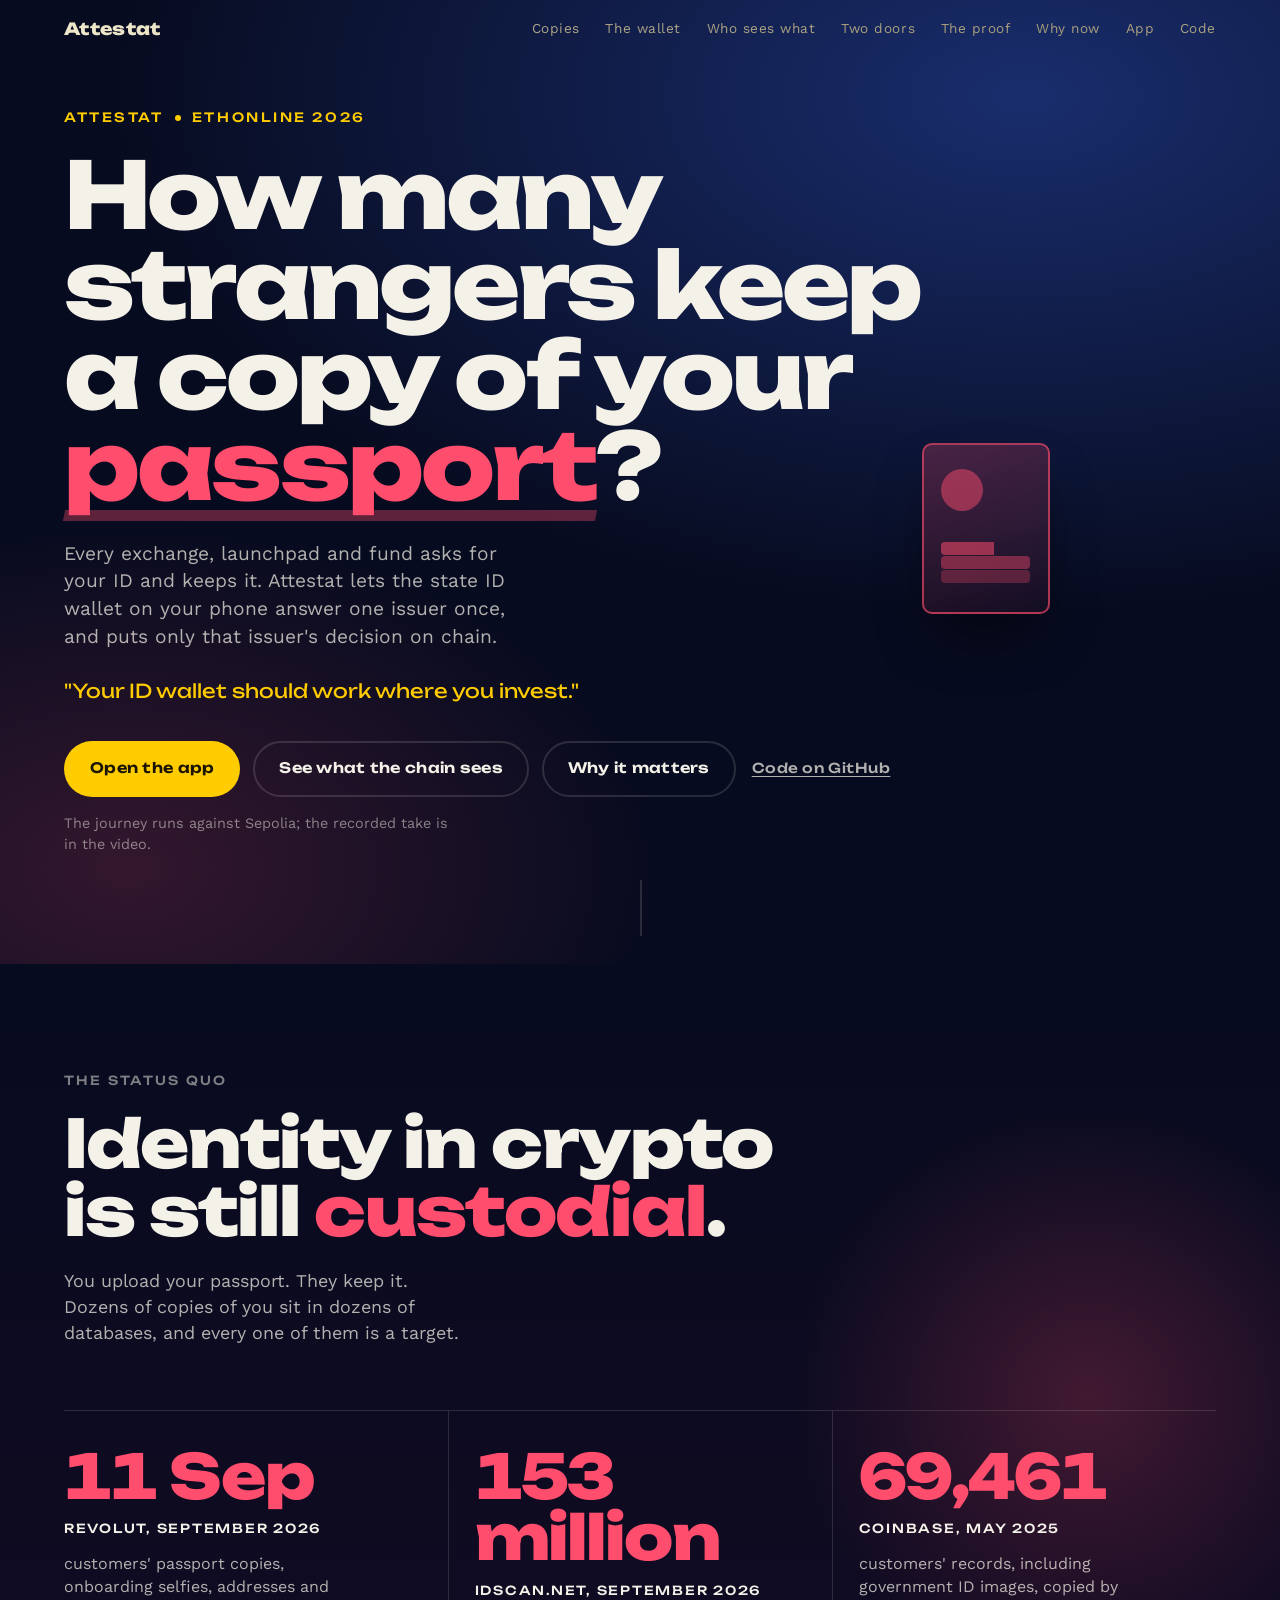
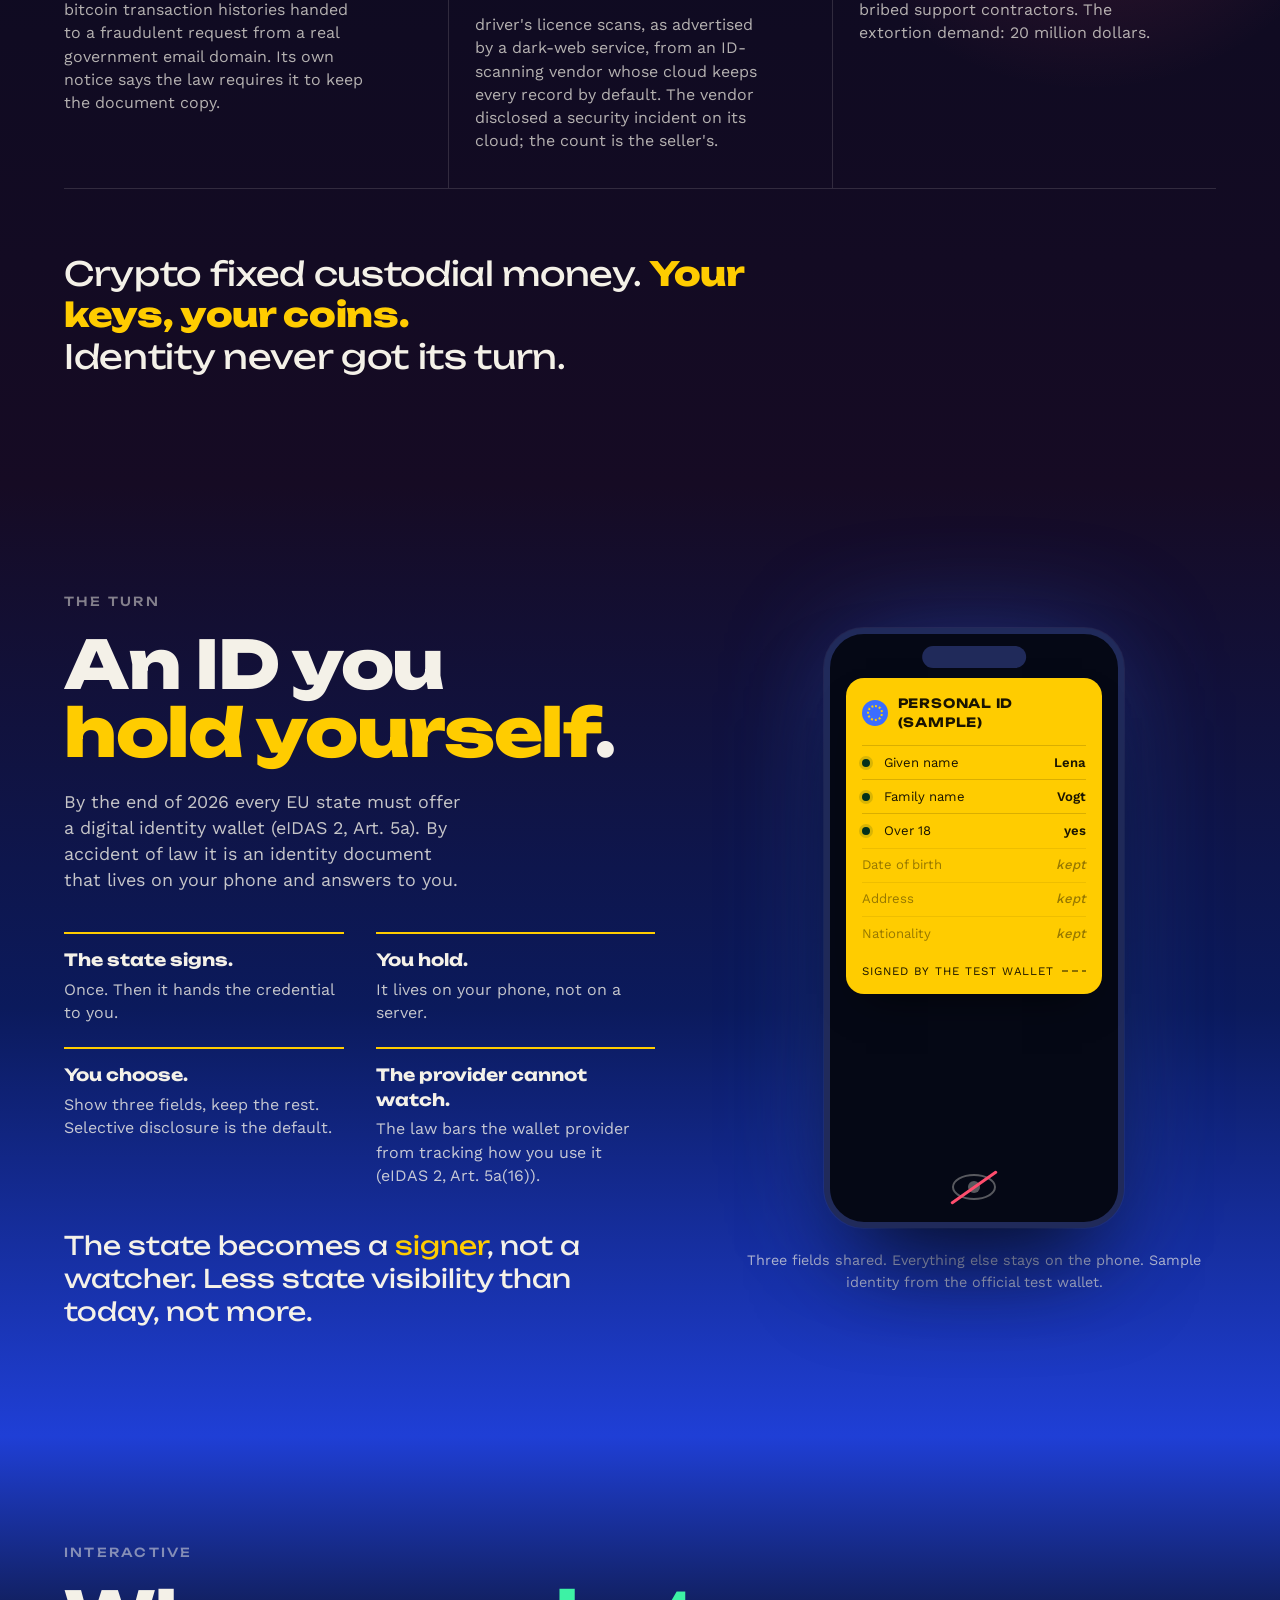
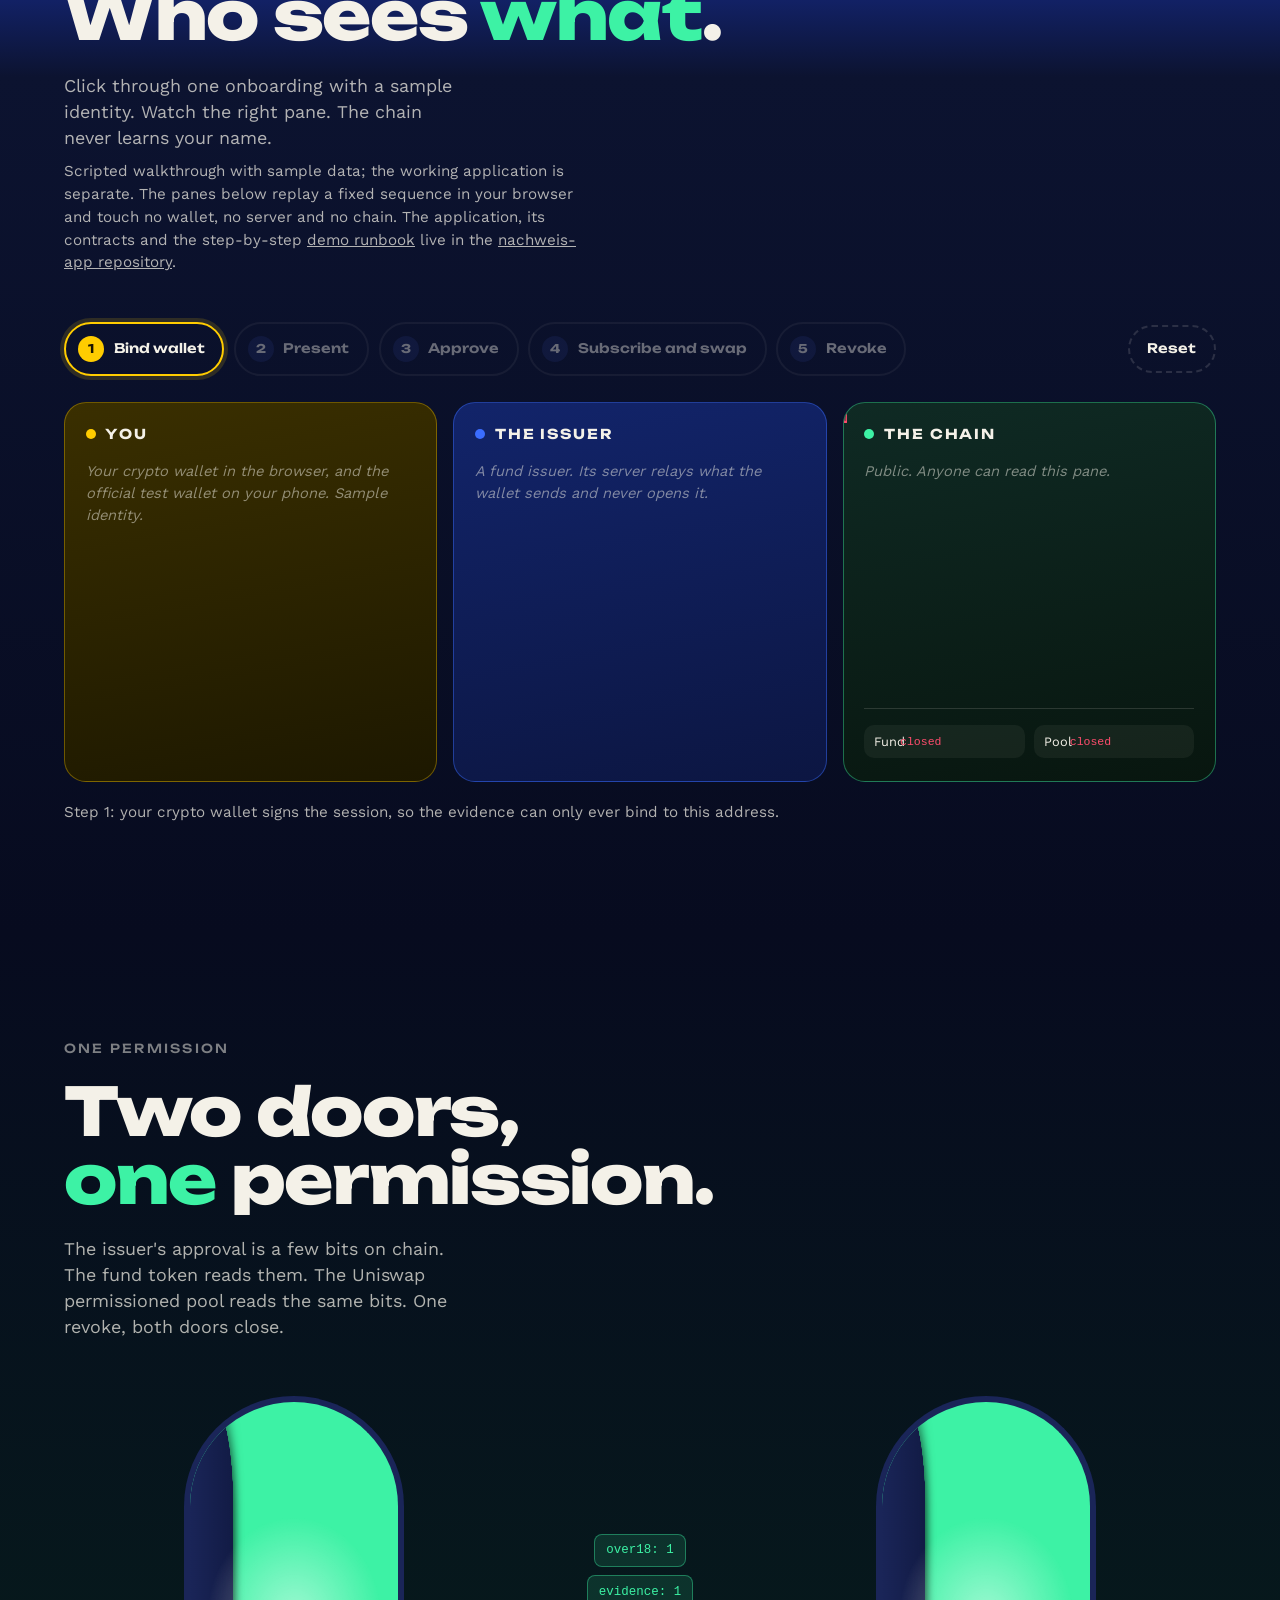
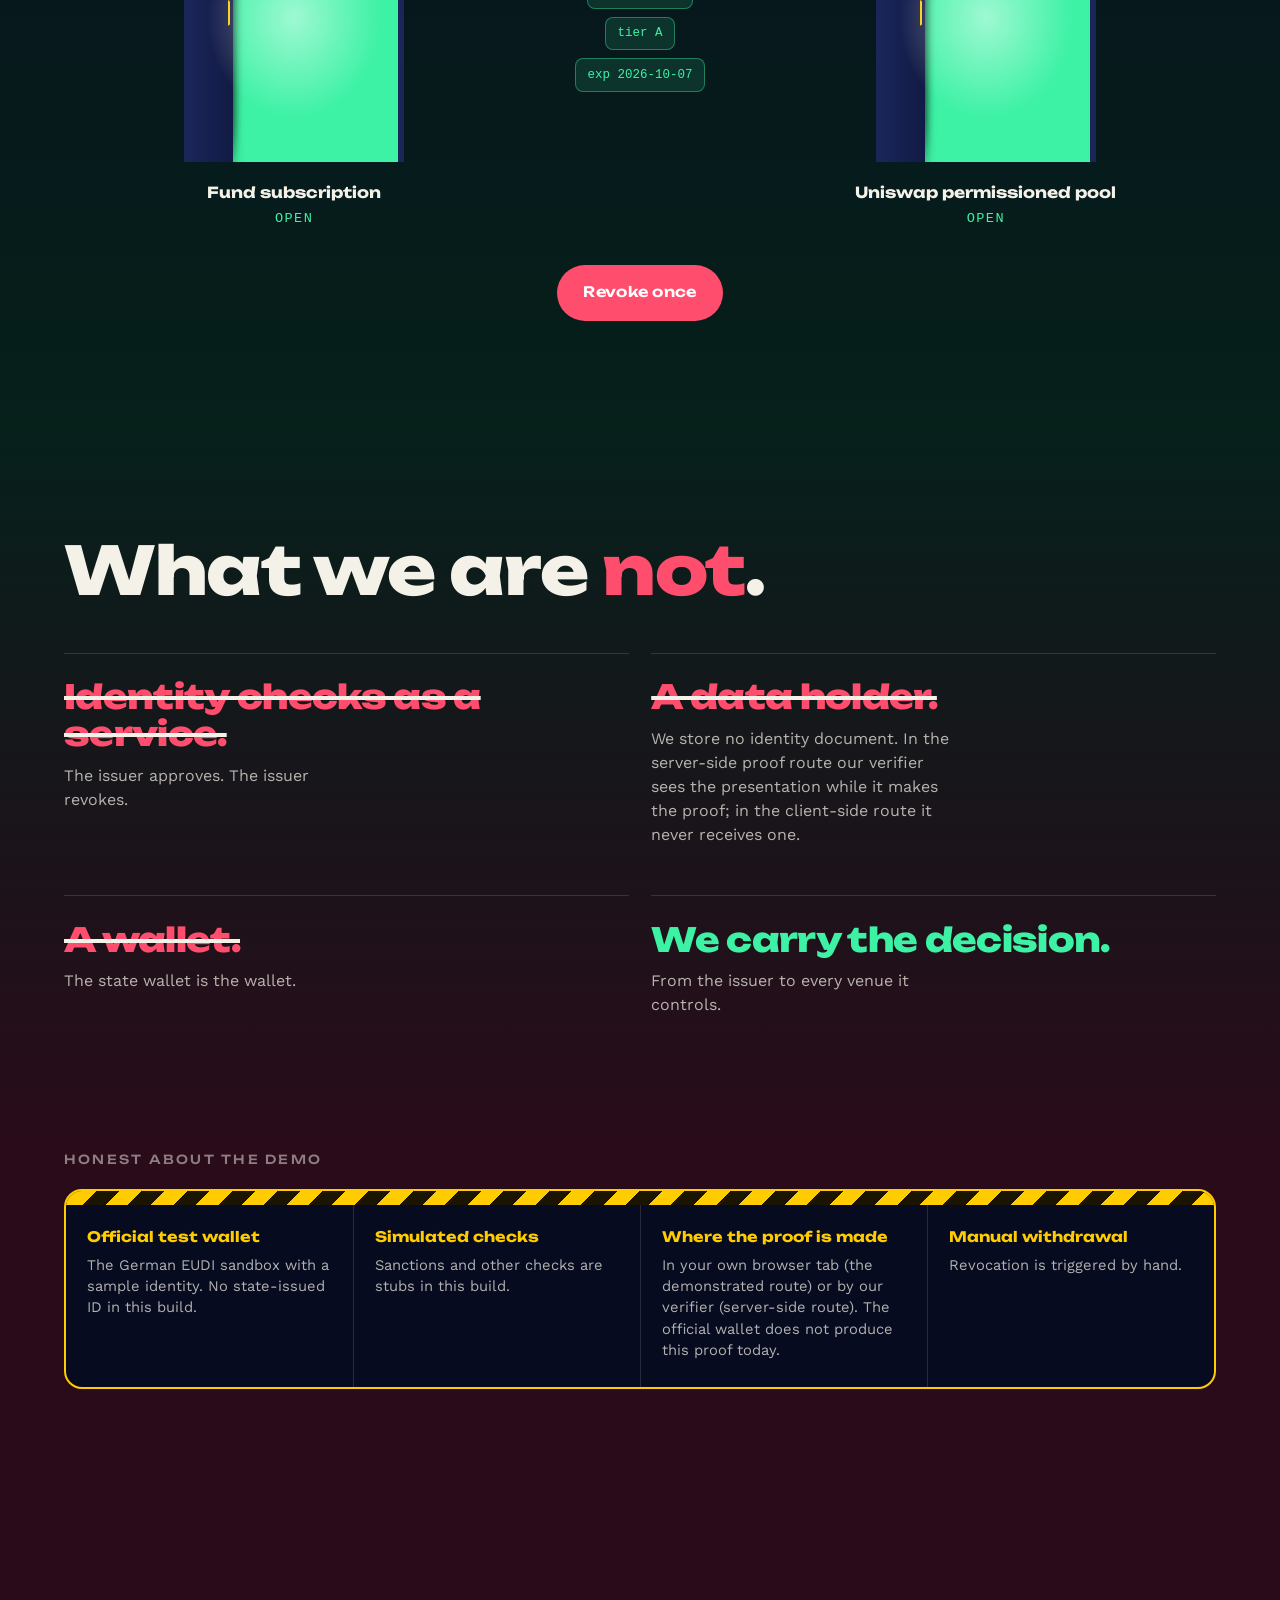
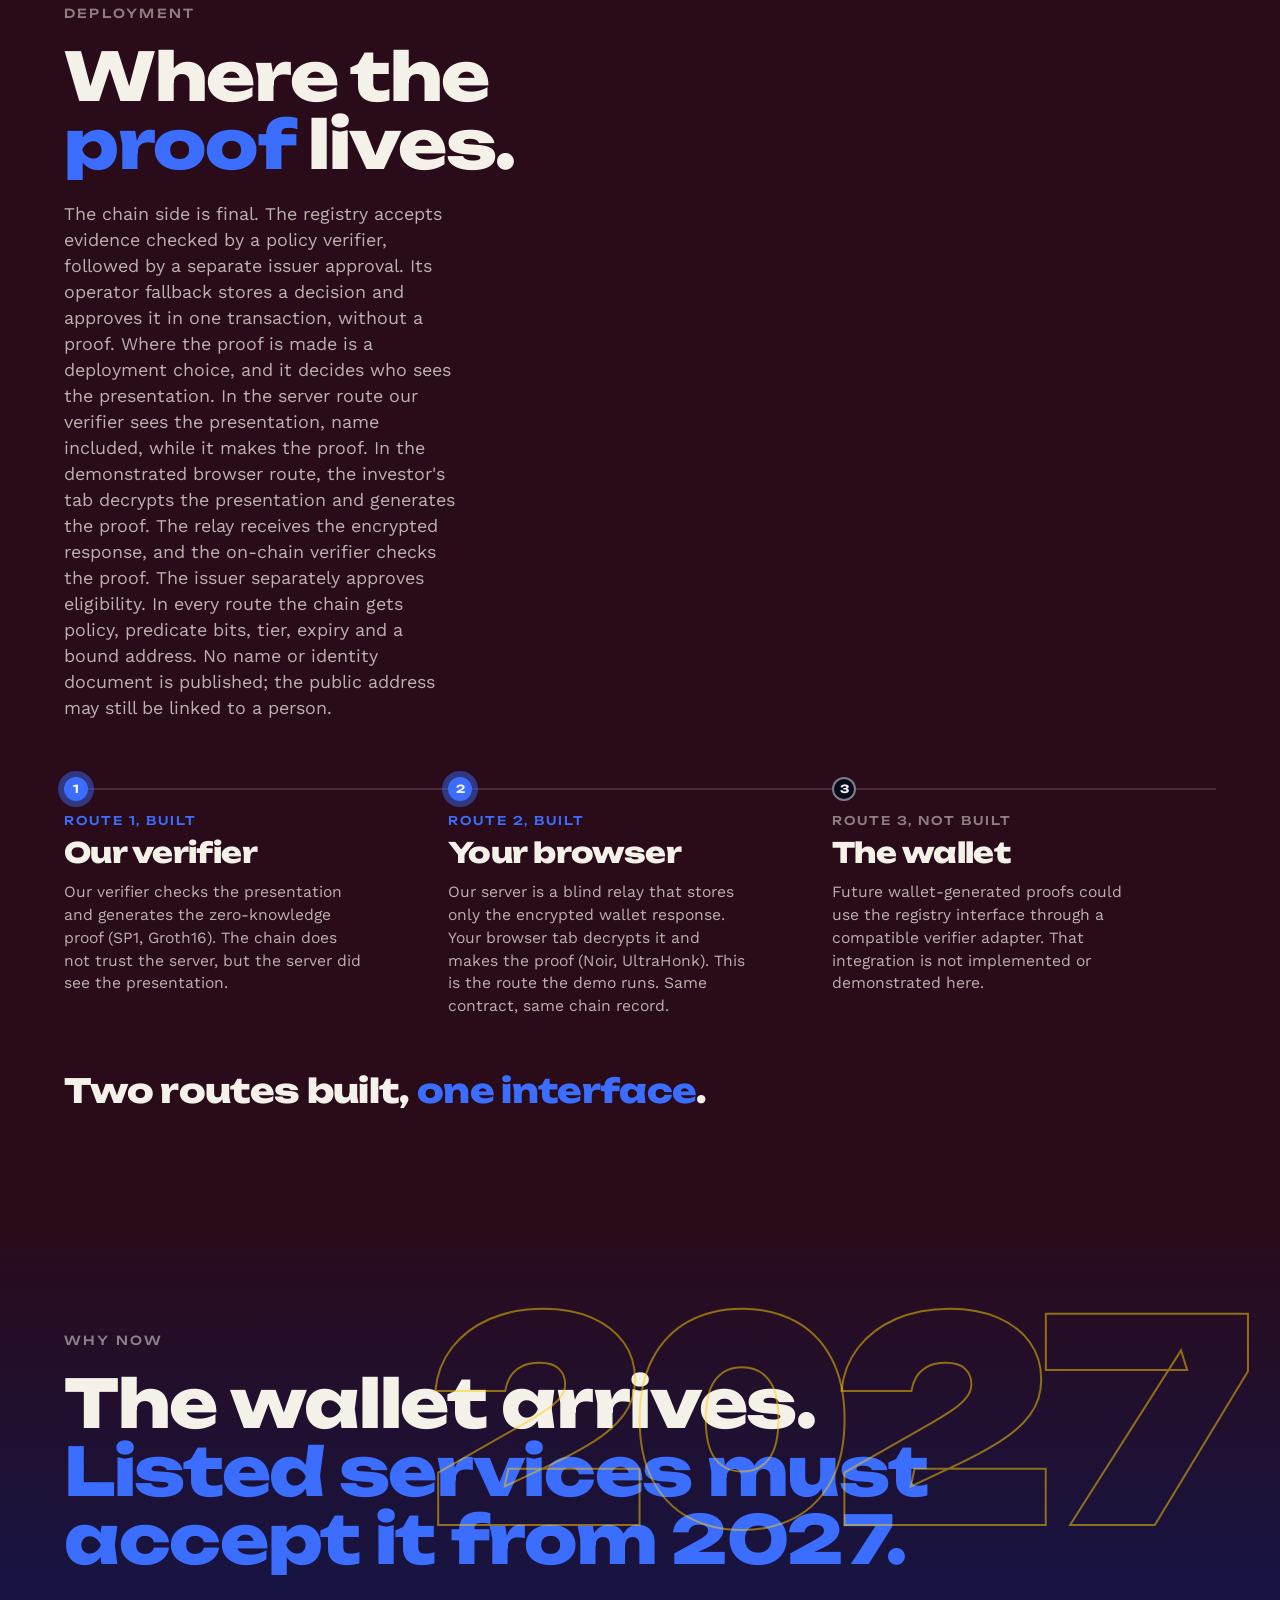
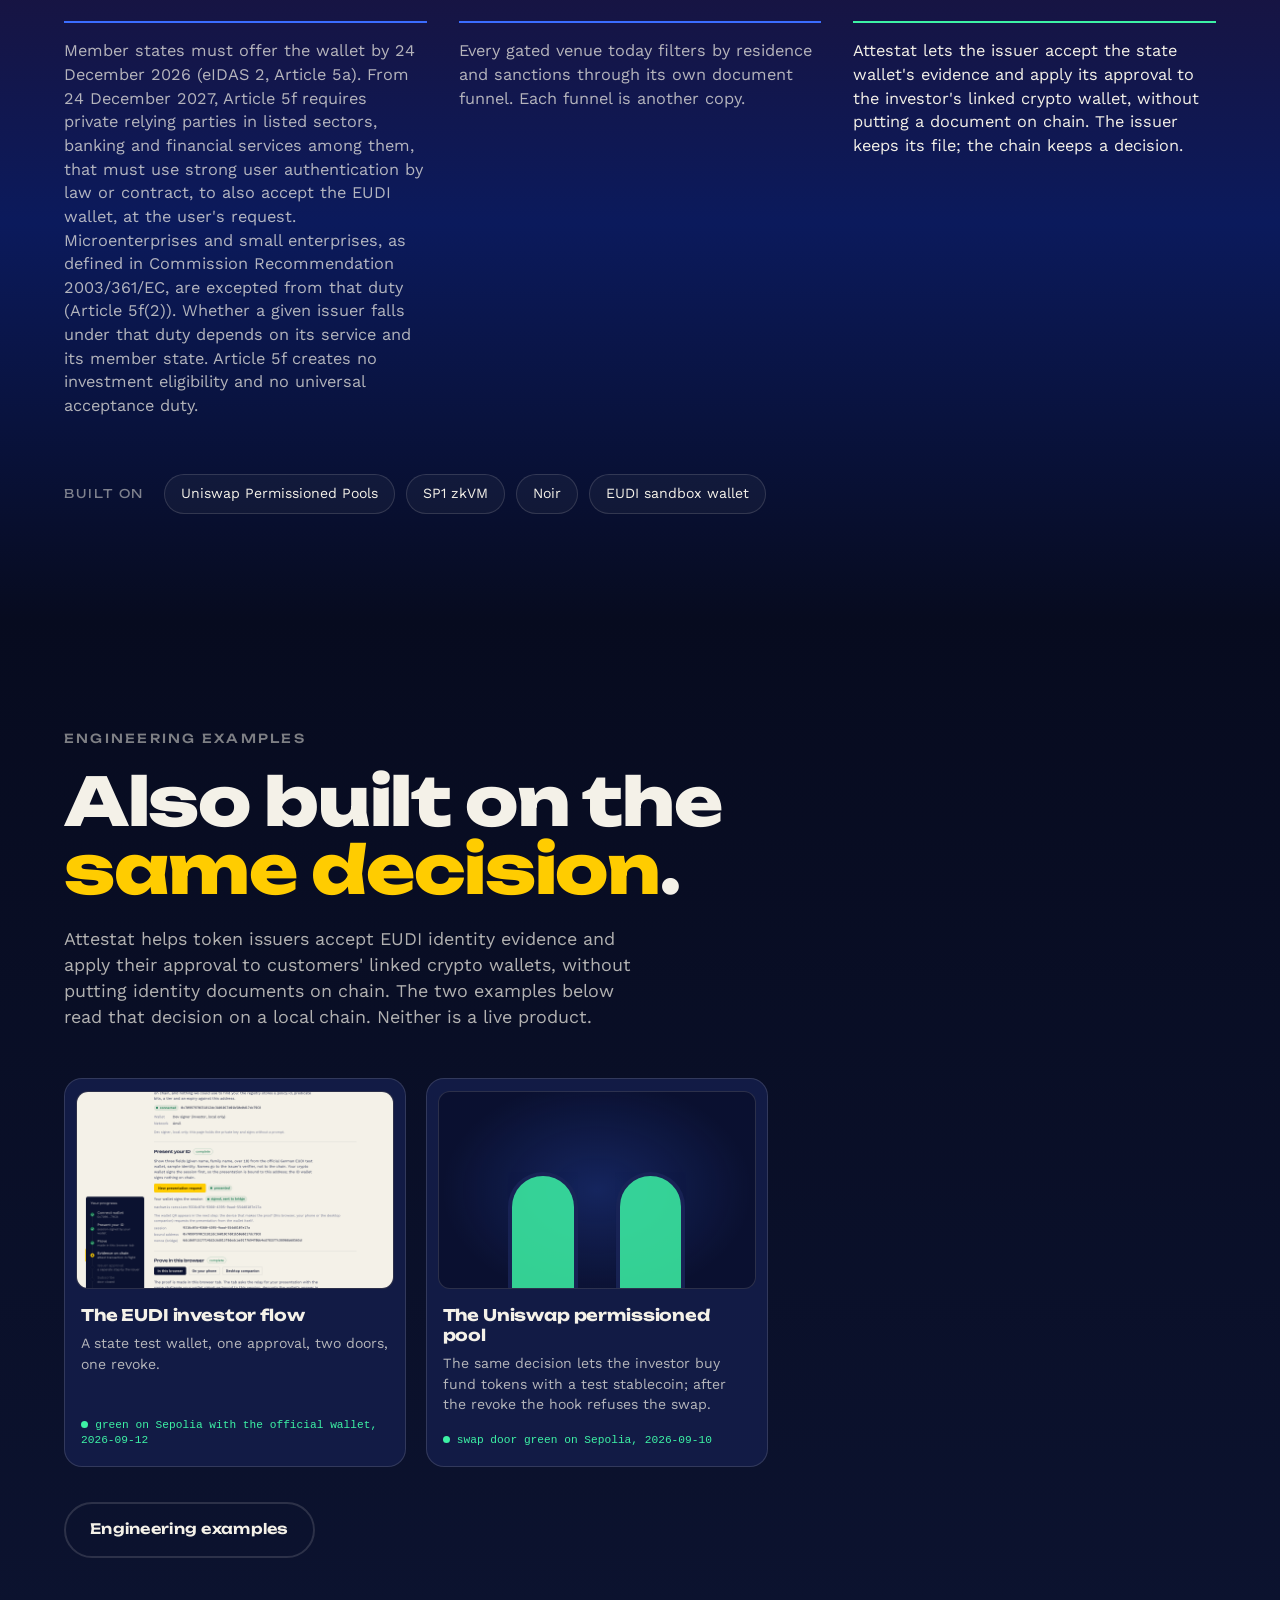
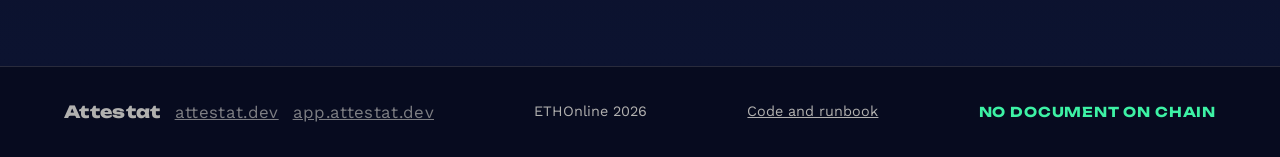
<file: index.html>
<!DOCTYPE html>
<html lang="en">
<head>
<meta charset="utf-8">
<meta name="viewport" content="width=device-width, initial-scale=1">
<title>Attestat</title>
<meta name="description" content="Attestat helps token issuers accept EUDI identity evidence and apply their approval to customers' linked crypto wallets, without putting identity documents on chain.">
<meta property="og:type" content="website">
<meta property="og:site_name" content="Attestat">
<meta property="og:title" content="Attestat: your ID wallet should work where you invest">
<meta property="og:description" content="Attestat helps token issuers accept EUDI identity evidence and apply their approval to customers' linked crypto wallets, without putting identity documents on chain.">
<meta property="og:url" content="https://attestat.dev/">
<meta name="twitter:card" content="summary">
<meta name="twitter:title" content="Attestat: your ID wallet should work where you invest">
<meta name="twitter:description" content="Attestat helps token issuers accept EUDI identity evidence and apply their approval to customers' linked crypto wallets, without putting identity documents on chain.">
<link rel="canonical" href="https://attestat.dev/">
<link rel="stylesheet" href="style.css">
</head>
<body>

<header class="top">
  <a class="brand" href="#top">Attestat</a>
  <nav class="topnav" aria-label="Sections">
    <a href="#copies">Copies</a>
    <a href="#wallet">The wallet</a>
    <a href="#demo">Who sees what</a>
    <a href="#doors">Two doors</a>
    <a href="#proof">The proof</a>
    <a href="#why">Why now</a>
    <a href="https://app.attestat.dev">App</a>
    <a href="https://github.com/devdotbo/nachweis-app">Code</a>
  </nav>
</header>

<main id="top">

<!-- HERO -->
<section class="hero scene" id="hero">
  <div class="copies-bg" aria-hidden="true">
    <div class="doc d0"></div><div class="doc d1"></div><div class="doc d2"></div><div class="doc d3"></div>
    <div class="doc d4"></div><div class="doc d5"></div><div class="doc d6"></div><div class="doc d7"></div>
    <div class="doc d8"></div><div class="doc d9"></div>
  </div>
  <div class="hero-inner">
    <p class="eyebrow">Attestat <span class="dot"></span> ETHOnline 2026</p>
    <h1 class="hook">How many strangers keep a copy of your <em>passport</em>?</h1>
    <p class="lede">Every exchange, launchpad and fund asks for your ID and keeps it. Attestat lets the state ID wallet on your phone answer one issuer once, and puts only that issuer's decision on chain.</p>
    <p class="spoken">"Your ID wallet should work where you invest."</p>
    <div class="cta-row">
      <a class="btn btn-primary" href="https://app.attestat.dev" id="cta-app">Open the app</a>
      <a class="btn btn-ghost" href="#demo" id="cta-demo">See what the chain sees</a>
      <a class="btn btn-ghost" href="#copies">Why it matters</a>
      <a class="cta-link" href="https://github.com/devdotbo/nachweis-app">Code on GitHub</a>
    </div>
    <p class="cta-note">The journey runs against Sepolia; the recorded take is in the video.</p>
  </div>
  <div class="scroll-hint" aria-hidden="true"><span></span></div>
</section>

<!-- SCENE 1: COPIES -->
<section class="scene s-copies" id="copies">
  <div class="wrap">
    <p class="label reveal">The status quo</p>
    <h2 class="display reveal">Identity in crypto is still <span class="coral">custodial</span>.</h2>
    <p class="body reveal">You upload your passport. They keep it. Dozens of copies of you sit in dozens of databases, and every one of them is a target.</p>

    <div class="breaches">
      <!-- Source: docs/wiki/incidents-idscan-revolut-2026-09.md in the nachweis-app repository (Revolut section), https://www.coindesk.com/tech/2026/09/12/bitcoin-activity-passports-exposed-after-revolut-falls-for-fake-government-request , retention from Revolut's Irish branch AML data collection notice -->
      <article class="breach reveal">
        <p class="big">11 Sep</p>
        <p class="when">Revolut, September 2026</p>
        <p class="what">customers' passport copies, onboarding selfies, addresses and bitcoin transaction histories handed to a fraudulent request from a real government email domain. Its own notice says the law requires it to keep the document copy.</p>
      </article>
      <!-- Source: docs/wiki/incidents-idscan-revolut-2026-09.md in the nachweis-app repository (IDScan.net section), https://krebsonsecurity.com/2026/09/fbi-probes-service-selling-153m-drivers-licenses/ , https://support.idscan.net/veriscan-cloud-portal/data-collection-and-retention -->
      <article class="breach reveal">
        <p class="big">153 million</p>
        <p class="when">IDScan.net, September 2026</p>
        <p class="what">driver's licence scans, as advertised by a dark-web service, from an ID-scanning vendor whose cloud keeps every record by default. The vendor disclosed a security incident on its cloud; the count is the seller's.</p>
      </article>
      <!-- Source: https://www.cm-alliance.com/coinbase-cyber-attack-timeline (69,461 affected, Maine AG filing) and https://www.coinbase.com/blog/protecting-our-customers-standing-up-to-extortionists (government ID images, USD 20 million demand, bribed support contractors) -->
      <article class="breach reveal">
        <p class="big">69,461</p>
        <p class="when">Coinbase, May 2025</p>
        <p class="what">customers' records, including government ID images, copied by bribed support contractors. The extortion demand: 20 million dollars.</p>
      </article>
    </div>

    <p class="punch reveal">Crypto fixed custodial money. <strong>Your keys, your coins.</strong><br>Identity never got its turn.</p>
  </div>
</section>

<!-- SCENE 2: THE WALLET YOU HOLD -->
<section class="scene s-wallet" id="wallet">
  <div class="wrap two-col">
    <div class="col-text">
      <p class="label reveal">The turn</p>
      <h2 class="display reveal">An ID you <span class="yellow">hold yourself</span>.</h2>
      <p class="body reveal">By the end of 2026 every EU state must offer a digital identity wallet (eIDAS 2, Art. 5a). By accident of law it is an identity document that lives on your phone and answers to you.</p>
      <ul class="points">
        <li class="reveal"><span class="pt">The state signs.</span> Once. Then it hands the credential to you.</li>
        <li class="reveal"><span class="pt">You hold.</span> It lives on your phone, not on a server.</li>
        <li class="reveal"><span class="pt">You choose.</span> Show three fields, keep the rest. Selective disclosure is the default.</li>
        <!-- Source: eIDAS 2, Regulation (EU) 2024/1183, Art. 5a(16)(a): no tracking by the wallet provider. https://eur-lex.europa.eu/legal-content/EN/TXT/HTML/?uri=CELEX:32024R1183 -->
        <li class="reveal"><span class="pt">The provider cannot watch.</span> The law bars the wallet provider from tracking how you use it (eIDAS 2, Art. 5a(16)).</li>
      </ul>
      <p class="kicker reveal">The state becomes a <span class="yellow">signer</span>, not a watcher. Less state visibility than today, not more.</p>
    </div>
    <div class="col-art reveal">
      <div class="phone" aria-hidden="true">
        <div class="phone-notch"></div>
        <div class="pid">
          <div class="pid-head"><span class="stars"></span><span>Personal ID (sample)</span></div>
          <div class="pid-row on"><span>Given name</span><b>Lena</b></div>
          <div class="pid-row on"><span>Family name</span><b>Vogt</b></div>
          <div class="pid-row on"><span>Over 18</span><b>yes</b></div>
          <div class="pid-row off"><span>Date of birth</span><b>kept</b></div>
          <div class="pid-row off"><span>Address</span><b>kept</b></div>
          <div class="pid-row off"><span>Nationality</span><b>kept</b></div>
          <div class="pid-sig">signed by the test wallet <i></i></div>
        </div>
        <div class="phone-eye" title="provider cannot watch"><span></span></div>
      </div>
      <p class="art-cap">Three fields shared. Everything else stays on the phone. Sample identity from the official test wallet.</p>
    </div>
  </div>
</section>

<!-- SCENE 3: WHO SEES WHAT (interactive) -->
<section class="scene s-demo" id="demo">
  <div class="wrap">
    <p class="label reveal">Interactive</p>
    <h2 class="display reveal">Who sees <span class="mint">what</span>.</h2>
    <p class="body reveal">Click through one onboarding with a sample identity. Watch the right pane. The chain never learns your name.</p>
    <p class="demo-disclaimer reveal">Scripted walkthrough with sample data; the working application is separate. The panes below replay a fixed sequence in your browser and touch no wallet, no server and no chain. The application, its contracts and the step-by-step <a href="https://github.com/devdotbo/nachweis-app/blob/main/docs/demo-runbook.md">demo runbook</a> live in the <a href="https://github.com/devdotbo/nachweis-app">nachweis-app repository</a>.</p>

    <div class="demo" id="demo-app">
      <div class="steps" role="group" aria-label="Demo steps">
        <button class="step" data-step="bind" type="button"><span class="n">1</span>Bind wallet</button>
        <button class="step" data-step="present" type="button" disabled><span class="n">2</span>Present</button>
        <button class="step" data-step="approve" type="button" disabled><span class="n">3</span>Approve</button>
        <button class="step" data-step="use" type="button" disabled><span class="n">4</span>Subscribe and swap</button>
        <button class="step step-revoke" data-step="revoke" type="button" disabled><span class="n">5</span>Revoke</button>
        <button class="step step-reset" data-step="reset" type="button">Reset</button>
      </div>

      <div class="panes">
        <section class="pane pane-you" aria-labelledby="p-you">
          <h3 id="p-you">You</h3>
          <div class="pane-body" id="pane-you" aria-live="polite">
            <p class="empty">Your crypto wallet in the browser, and the official test wallet on your phone. Sample identity.</p>
          </div>
        </section>
        <section class="pane pane-issuer" aria-labelledby="p-issuer">
          <h3 id="p-issuer">The issuer</h3>
          <div class="pane-body" id="pane-issuer" aria-live="polite">
            <p class="empty">A fund issuer. Its server relays what the wallet sends and never opens it.</p>
          </div>
        </section>
        <section class="pane pane-chain" aria-labelledby="p-chain">
          <h3 id="p-chain">The chain</h3>
          <div class="pane-body" id="pane-chain" aria-live="polite">
            <p class="empty">Public. Anyone can read this pane.</p>
          </div>
          <div class="doors-mini" id="doors-mini">
            <div class="mini-door" data-door="fund"><span class="leaf"></span><span class="tag">Fund</span><span class="state">closed</span></div>
            <div class="mini-door" data-door="pool"><span class="leaf"></span><span class="tag">Pool</span><span class="state">closed</span></div>
          </div>
        </section>
      </div>
      <p class="demo-note" id="demo-note">Step 1: your crypto wallet signs the session, so the evidence can only ever bind to this address.</p>
    </div>
  </div>
</section>

<!-- SCENE 4: TWO DOORS -->
<section class="scene s-doors" id="doors">
  <div class="wrap">
    <p class="label reveal">One permission</p>
    <h2 class="display reveal">Two doors, <span class="mint">one</span> permission.</h2>
    <p class="body reveal">The issuer's approval is a few bits on chain. The fund token reads them. The Uniswap permissioned pool reads the same bits. One revoke, both doors close.</p>

    <div class="doors-stage reveal" id="doors-stage" data-open="true">
      <div class="door" id="door-fund">
        <div class="frame"><div class="leaf"><span class="handle"></span></div><div class="light"></div></div>
        <p class="door-name">Fund subscription</p>
        <p class="door-state">open</p>
      </div>
      <div class="permit" aria-hidden="true">
        <span class="bit">over18: 1</span><span class="bit">evidence: 1</span><span class="bit">tier A</span><span class="bit">exp 2026-10-07</span>
      </div>
      <div class="door" id="door-pool">
        <div class="frame"><div class="leaf"><span class="handle"></span></div><div class="light"></div></div>
        <p class="door-name">Uniswap permissioned pool</p>
        <p class="door-state">open</p>
      </div>
    </div>
    <div class="cta-row center reveal">
      <button class="btn btn-coral" id="doors-toggle" type="button">Revoke once</button>
    </div>
  </div>
</section>

<!-- SCENE 5: WHAT WE ARE NOT -->
<section class="scene s-not" id="not">
  <div class="wrap">
    <h2 class="display reveal">What we are <span class="coral">not</span>.</h2>
    <ul class="nots">
      <li class="reveal"><s>Identity checks as a service.</s><span>The issuer approves. The issuer revokes.</span></li>
      <li class="reveal"><s>A data holder.</s><span>We store no identity document. In the server-side proof route our verifier sees the presentation while it makes the proof; in the client-side route it never receives one.</span></li>
      <li class="reveal"><s>A wallet.</s><span>The state wallet is the wallet.</span></li>
      <li class="reveal"><em>We carry the decision.</em><span>From the issuer to every venue it controls.</span></li>
    </ul>
  </div>
</section>

<!-- SCENE 6: HONEST ABOUT THE DEMO -->
<section class="scene s-honest" id="honest">
  <div class="wrap">
    <p class="label reveal">Honest about the demo</p>
    <ul class="honest-strip reveal">
      <li><b>Official test wallet</b>The German EUDI sandbox with a sample identity. No state-issued ID in this build.</li>
      <li><b>Simulated checks</b>Sanctions and other checks are stubs in this build.</li>
      <li><b>Where the proof is made</b>In your own browser tab (the demonstrated route) or by our verifier (server-side route). The official wallet does not produce this proof today.</li>
      <li><b>Manual withdrawal</b>Revocation is triggered by hand.</li>
    </ul>
  </div>
</section>

<!-- SCENE 6b: WHERE THE PROOF LIVES -->
<section class="scene s-proof" id="proof">
  <div class="wrap">
    <p class="label reveal">Deployment</p>
    <h2 class="display reveal">Where the <span class="blue">proof</span> lives.</h2>
    <p class="body reveal">The chain side is final. The registry accepts evidence checked by a policy verifier, followed by a separate issuer approval. Its operator fallback stores a decision and approves it in one transaction, without a proof. Where the proof is made is a deployment choice, and it decides who sees the presentation. In the server route our verifier sees the presentation, name included, while it makes the proof. In the demonstrated browser route, the investor's tab decrypts the presentation and generates the proof. The relay receives the encrypted response, and the on-chain verifier checks the proof. The issuer separately approves eligibility. In every route the chain gets policy, predicate bits, tier, expiry and a bound address. No name or identity document is published; the public address may still be linked to a person.</p>
    <ol class="proof-steps reveal">
      <li class="proof-step is-now">
        <span class="proof-when">Route 1, built</span>
        <span class="proof-where">Our verifier</span>
        <p>Our verifier checks the presentation and generates the zero-knowledge proof (SP1, Groth16). The chain does not trust the server, but the server did see the presentation.</p>
      </li>
      <li class="proof-step is-now">
        <span class="proof-when">Route 2, built</span>
        <span class="proof-where">Your browser</span>
        <p>Our server is a blind relay that stores only the encrypted wallet response. Your browser tab decrypts it and makes the proof (Noir, UltraHonk). This is the route the demo runs. Same contract, same chain record.</p>
      </li>
      <li class="proof-step">
        <span class="proof-when">Route 3, not built</span>
        <span class="proof-where">The wallet</span>
        <p>Future wallet-generated proofs could use the registry interface through a compatible verifier adapter. That integration is not implemented or demonstrated here.</p>
      </li>
    </ol>
    <p class="proof-close reveal">Two routes built, <span class="blue">one interface</span>.</p>
  </div>
</section>

<!-- SCENE 7: WHY NOW -->
<section class="scene s-why" id="why">
  <div class="wrap">
    <p class="label reveal">Why now</p>
    <p class="year reveal" aria-hidden="true">2027</p>
    <h2 class="display reveal">The wallet arrives. <span class="blue">Listed services must accept it from 2027.</span></h2>
    <div class="why-grid">
      <!-- Source: eIDAS 2, Art 5a (wallet obligation) and Art 5f(2): from 24 December 2027, private relying parties in listed sectors (banking and financial services among them) that must use strong user authentication by law or contract also accept the wallet "only upon the voluntary request of the user"; Art 5f(2) excepts "microenterprises and small enterprises as defined in Article 2 of the Annex to Commission Recommendation 2003/361/EC" (text re-read 2026-09-13). https://eur-lex.europa.eu/legal-content/EN/TXT/HTML/?uri=CELEX:32024R1183 -->
      <p class="reveal">Member states must offer the wallet by 24 December 2026 (eIDAS 2, Article 5a). From 24 December 2027, Article 5f requires private relying parties in listed sectors, banking and financial services among them, that must use strong user authentication by law or contract, to also accept the EUDI wallet, at the user's request. Microenterprises and small enterprises, as defined in Commission Recommendation 2003/361/EC, are excepted from that duty (Article 5f(2)). Whether a given issuer falls under that duty depends on its service and its member state. Article 5f creates no investment eligibility and no universal acceptance duty.</p>
      <p class="reveal">Every gated venue today filters by residence and sanctions through its own document funnel. Each funnel is another copy.</p>
      <p class="reveal">Attestat lets the issuer accept the state wallet's evidence and apply its approval to the investor's linked crypto wallet, without putting a document on chain. The issuer keeps its file; the chain keeps a decision.</p>
    </div>
    <div class="built reveal">
      <span class="built-label">Built on</span>
      <span class="chip">Uniswap Permissioned Pools</span>
      <span class="chip">SP1 zkVM</span>
      <span class="chip">Noir</span>
      <span class="chip">EUDI sandbox wallet</span>
    </div>
  </div>
</section>

<!-- SCENE 8: SHOWCASE TEASER -->
<section class="scene s-showcase" id="showcase">
  <div class="wrap">
    <p class="label reveal">Engineering examples</p>
    <h2 class="display reveal">Also built on the <span class="yellow">same decision</span>.</h2>
    <p class="body reveal">Attestat helps token issuers accept EUDI identity evidence and apply their approval to customers' linked crypto wallets, without putting identity documents on chain. The two examples below read that decision on a local chain. Neither is a live product.</p>
    <div class="teaser reveal">
      <a class="tease" href="showcase/index.html#demo-eudi">
        <span class="tease-img"><img src="showcase/assets/eudi-investor-flow.png" alt="" loading="lazy" width="1280" height="800"></span>
        <span class="tease-title">The EUDI investor flow</span>
        <span class="tease-text">A state test wallet, one approval, two doors, one revoke.</span>
        <span class="tease-state ok">green on Sepolia with the official wallet, 2026-09-12</span>
      </a>
      <a class="tease" href="showcase/index.html#demo-swap">
        <span class="tease-img tease-draw"><span class="ph-door"></span><span class="ph-door"></span></span>
        <span class="tease-title">The Uniswap permissioned pool</span>
        <span class="tease-text">The same decision lets the investor buy fund tokens with a test stablecoin; after the revoke the hook refuses the swap.</span>
        <span class="tease-state ok">swap door green on Sepolia, 2026-09-10</span>
      </a>
    </div>
    <div class="cta-row reveal">
      <a class="btn btn-ghost" href="showcase/index.html">Engineering examples</a>
    </div>
  </div>
</section>

</main>

<footer class="foot">
  <span class="brand">Attestat <a class="foot-domain" href="https://attestat.dev">attestat.dev</a> <a class="foot-domain" href="https://app.attestat.dev">app.attestat.dev</a></span>
  <span>ETHOnline 2026</span>
  <a href="https://github.com/devdotbo/nachweis-app">Code and runbook</a>
  <span class="foot-tag">no document on chain</span>
</footer>

<script src="app.js"></script>
</body>
</html>
</file>
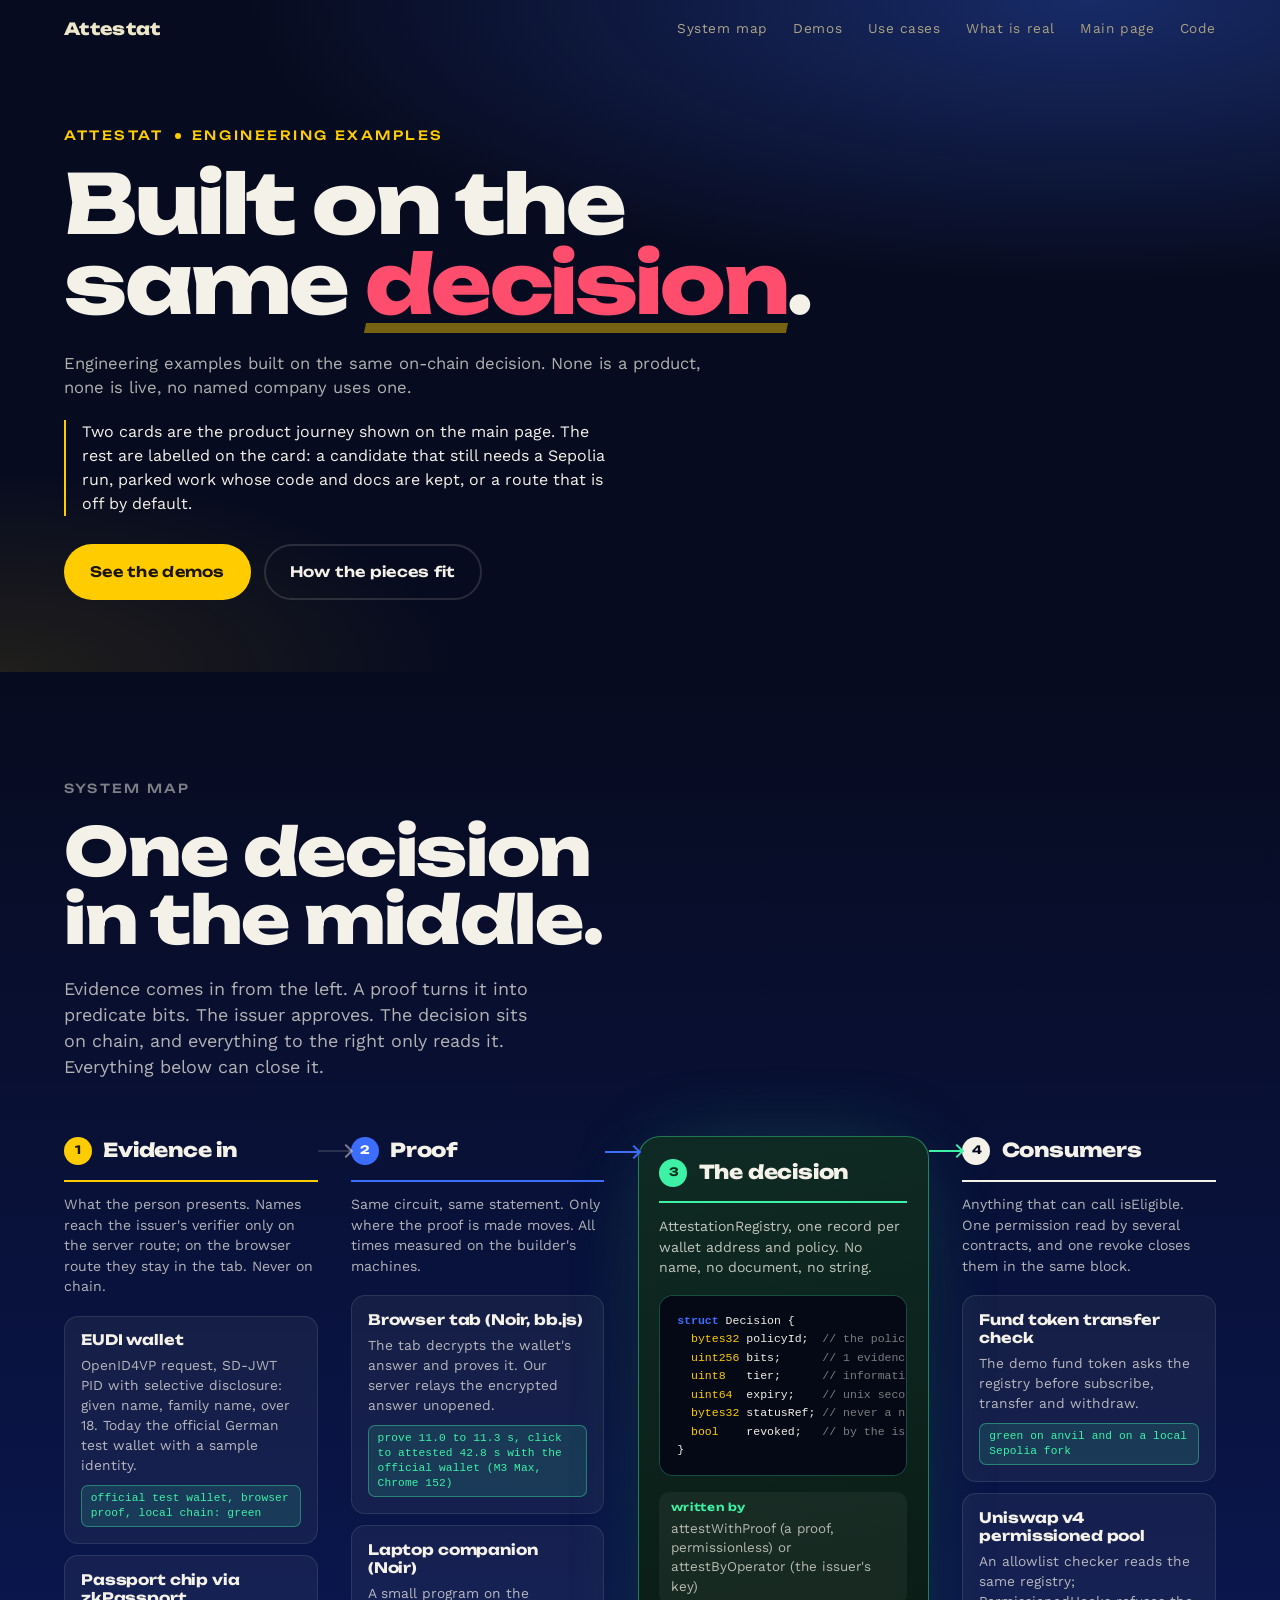
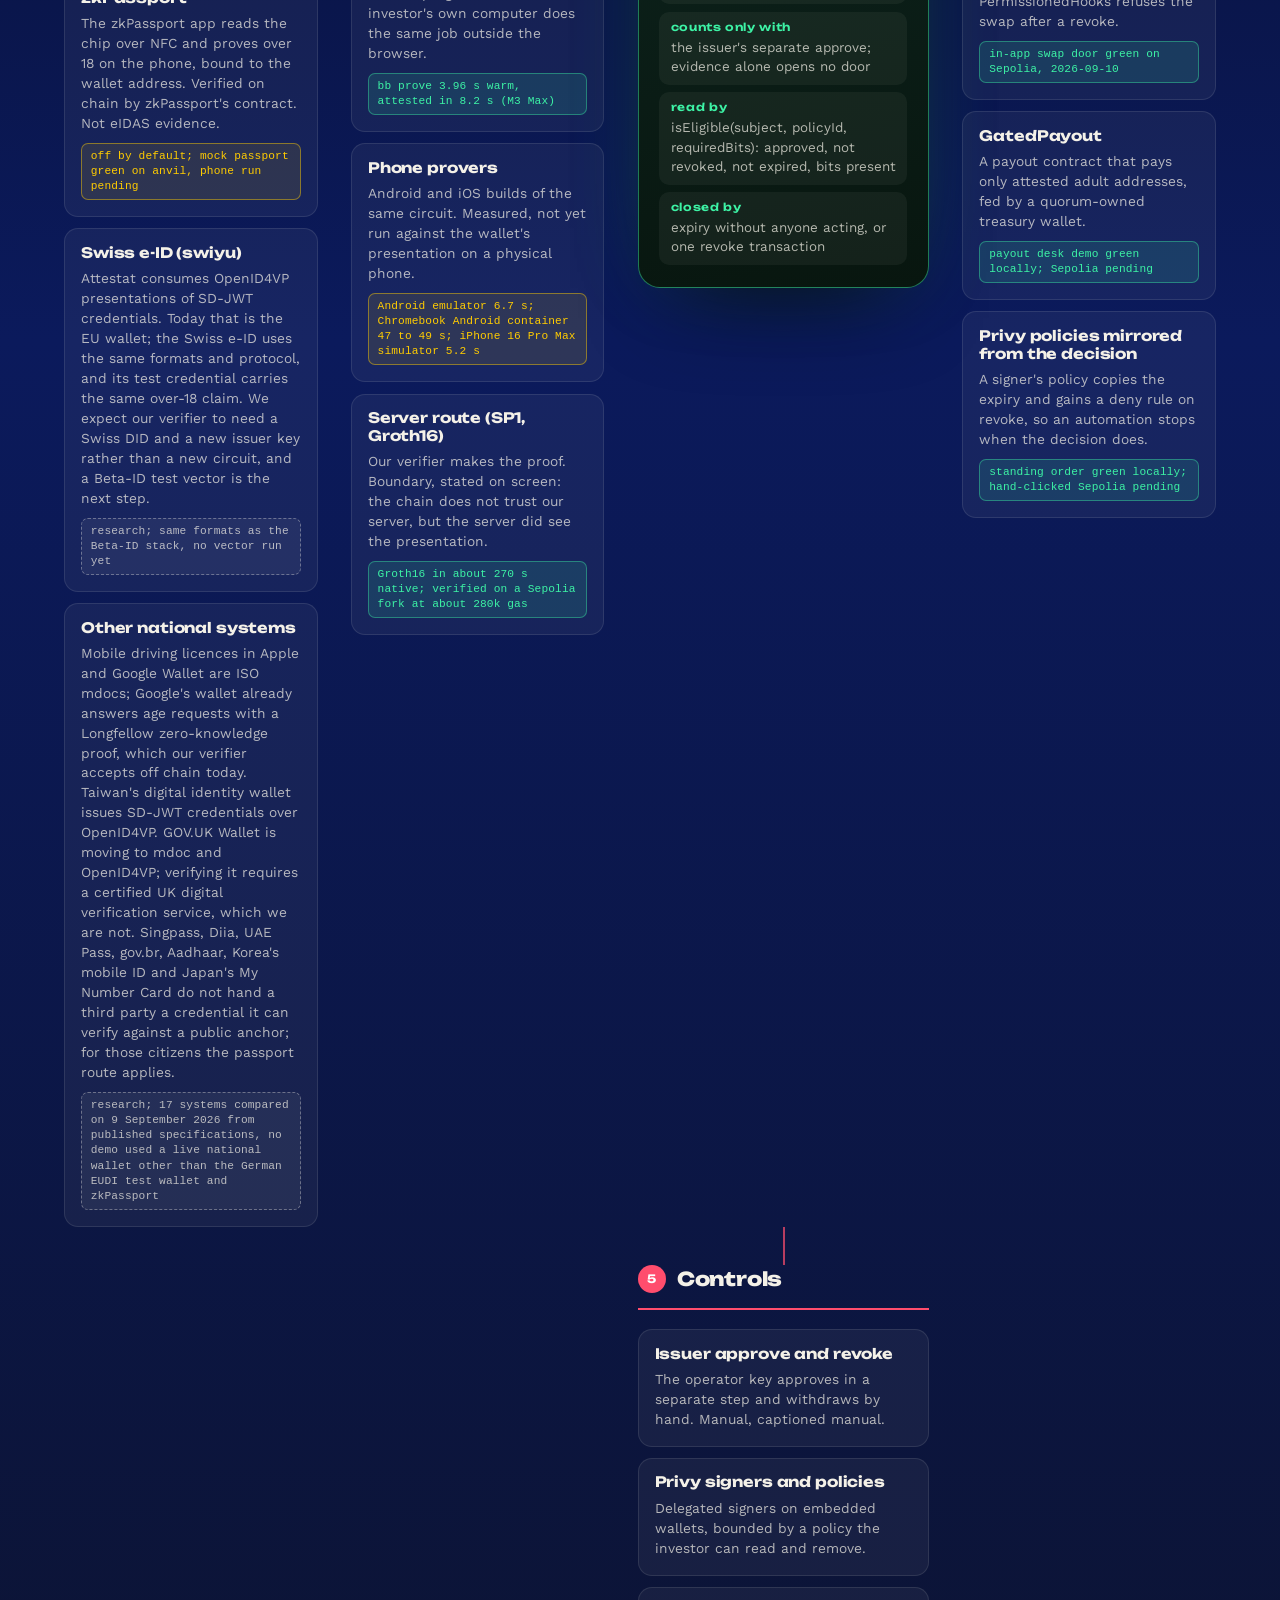
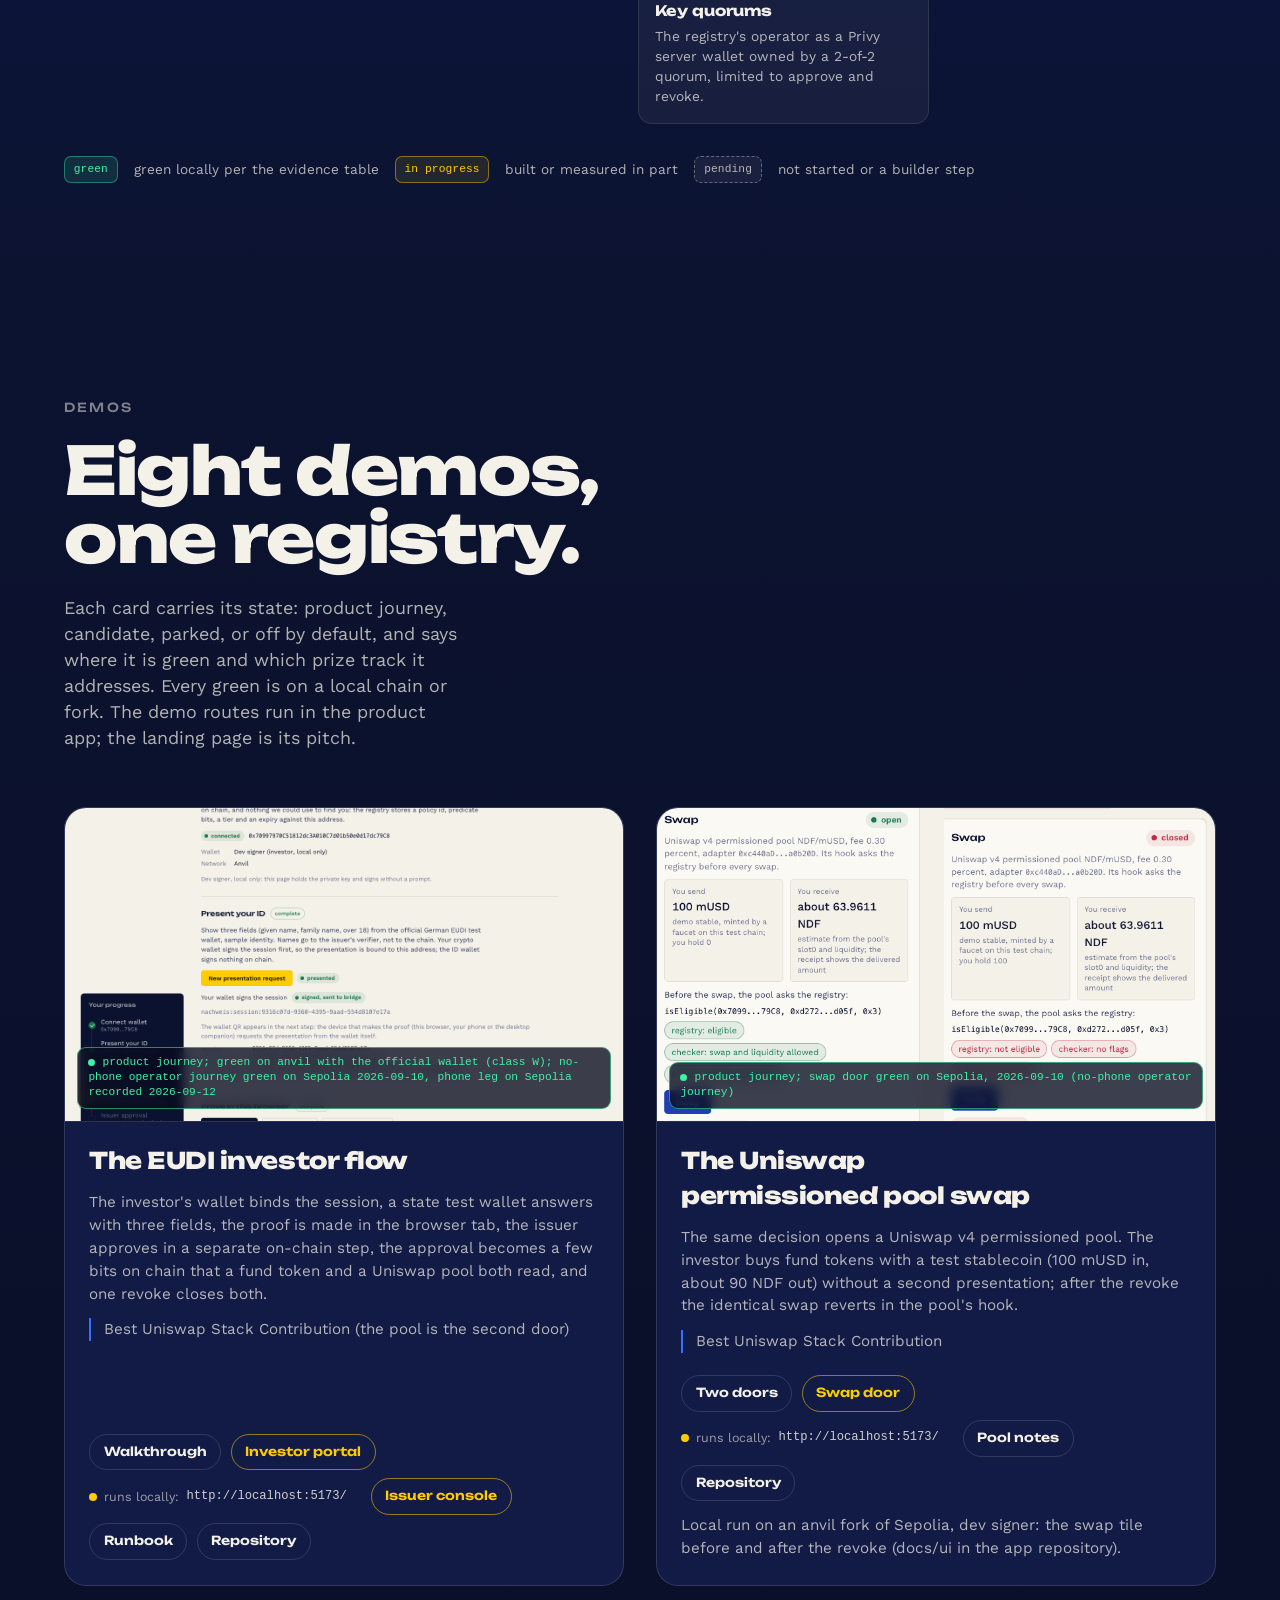
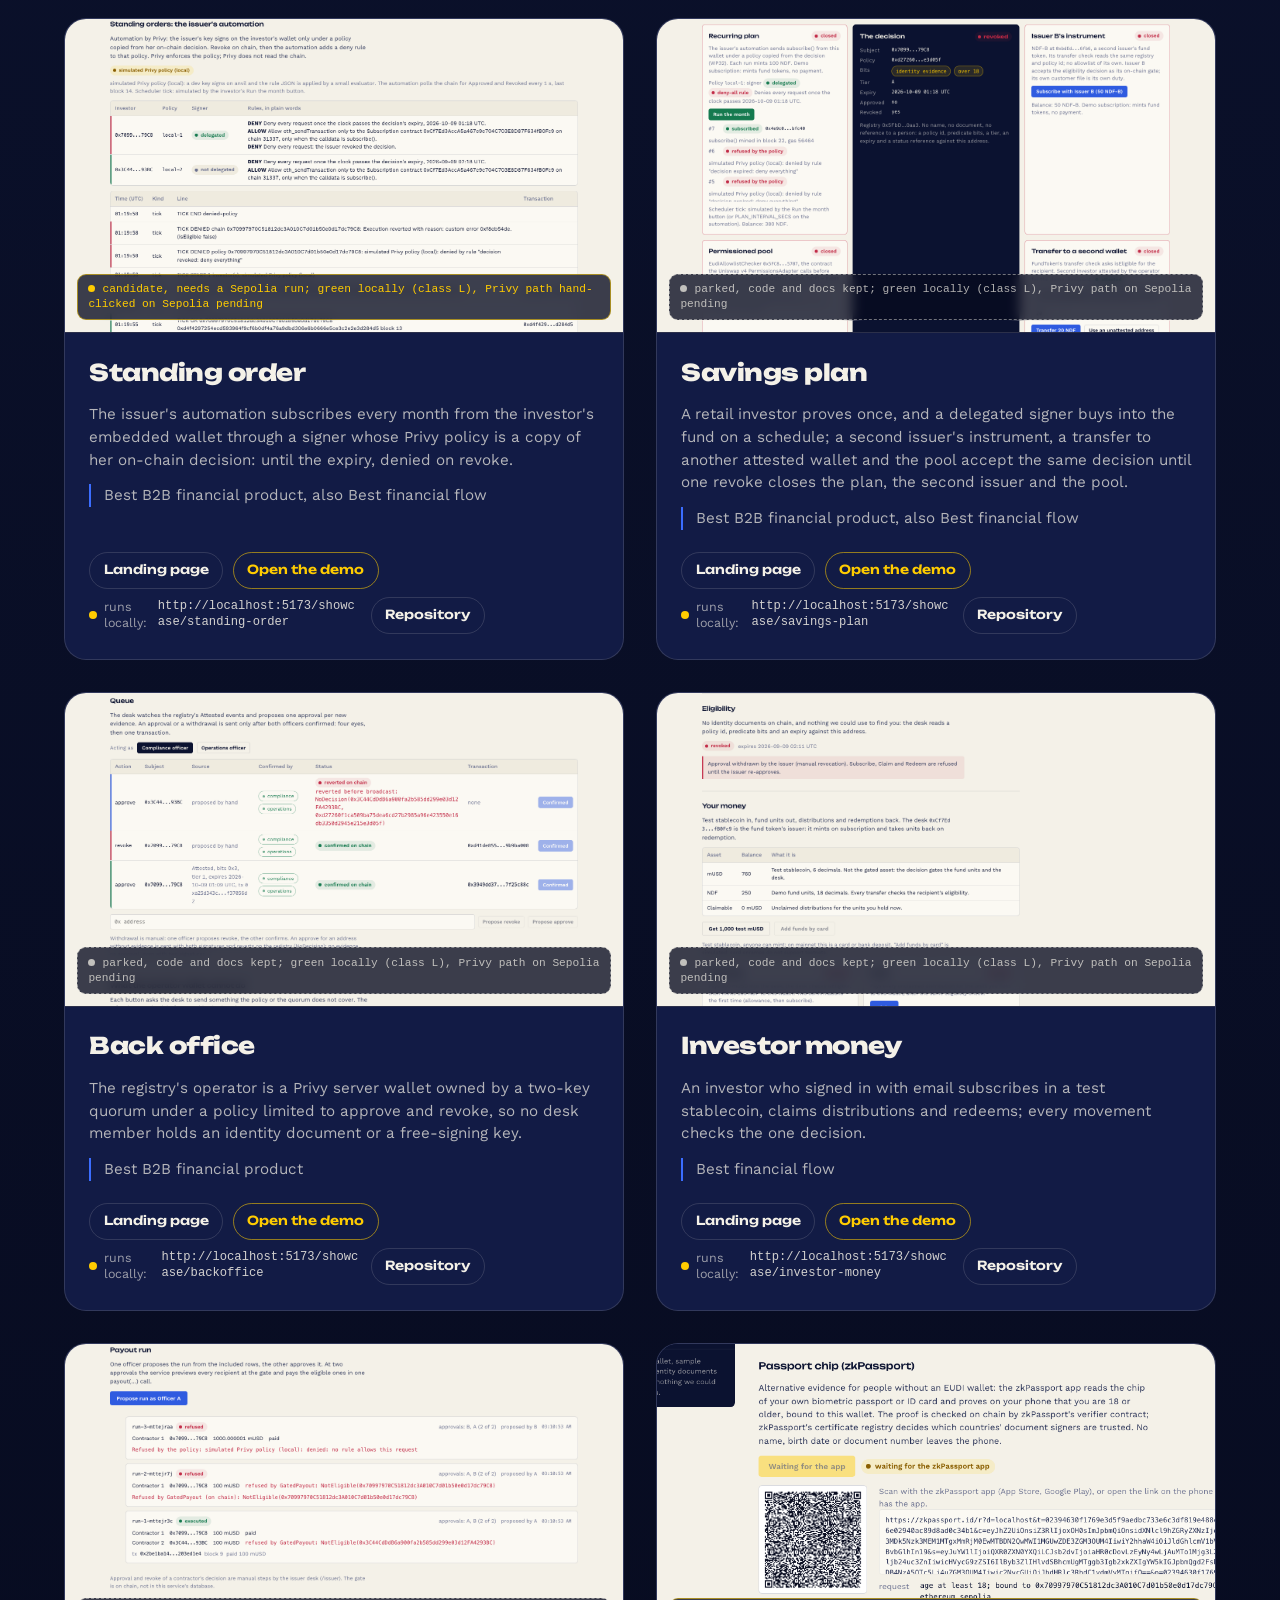
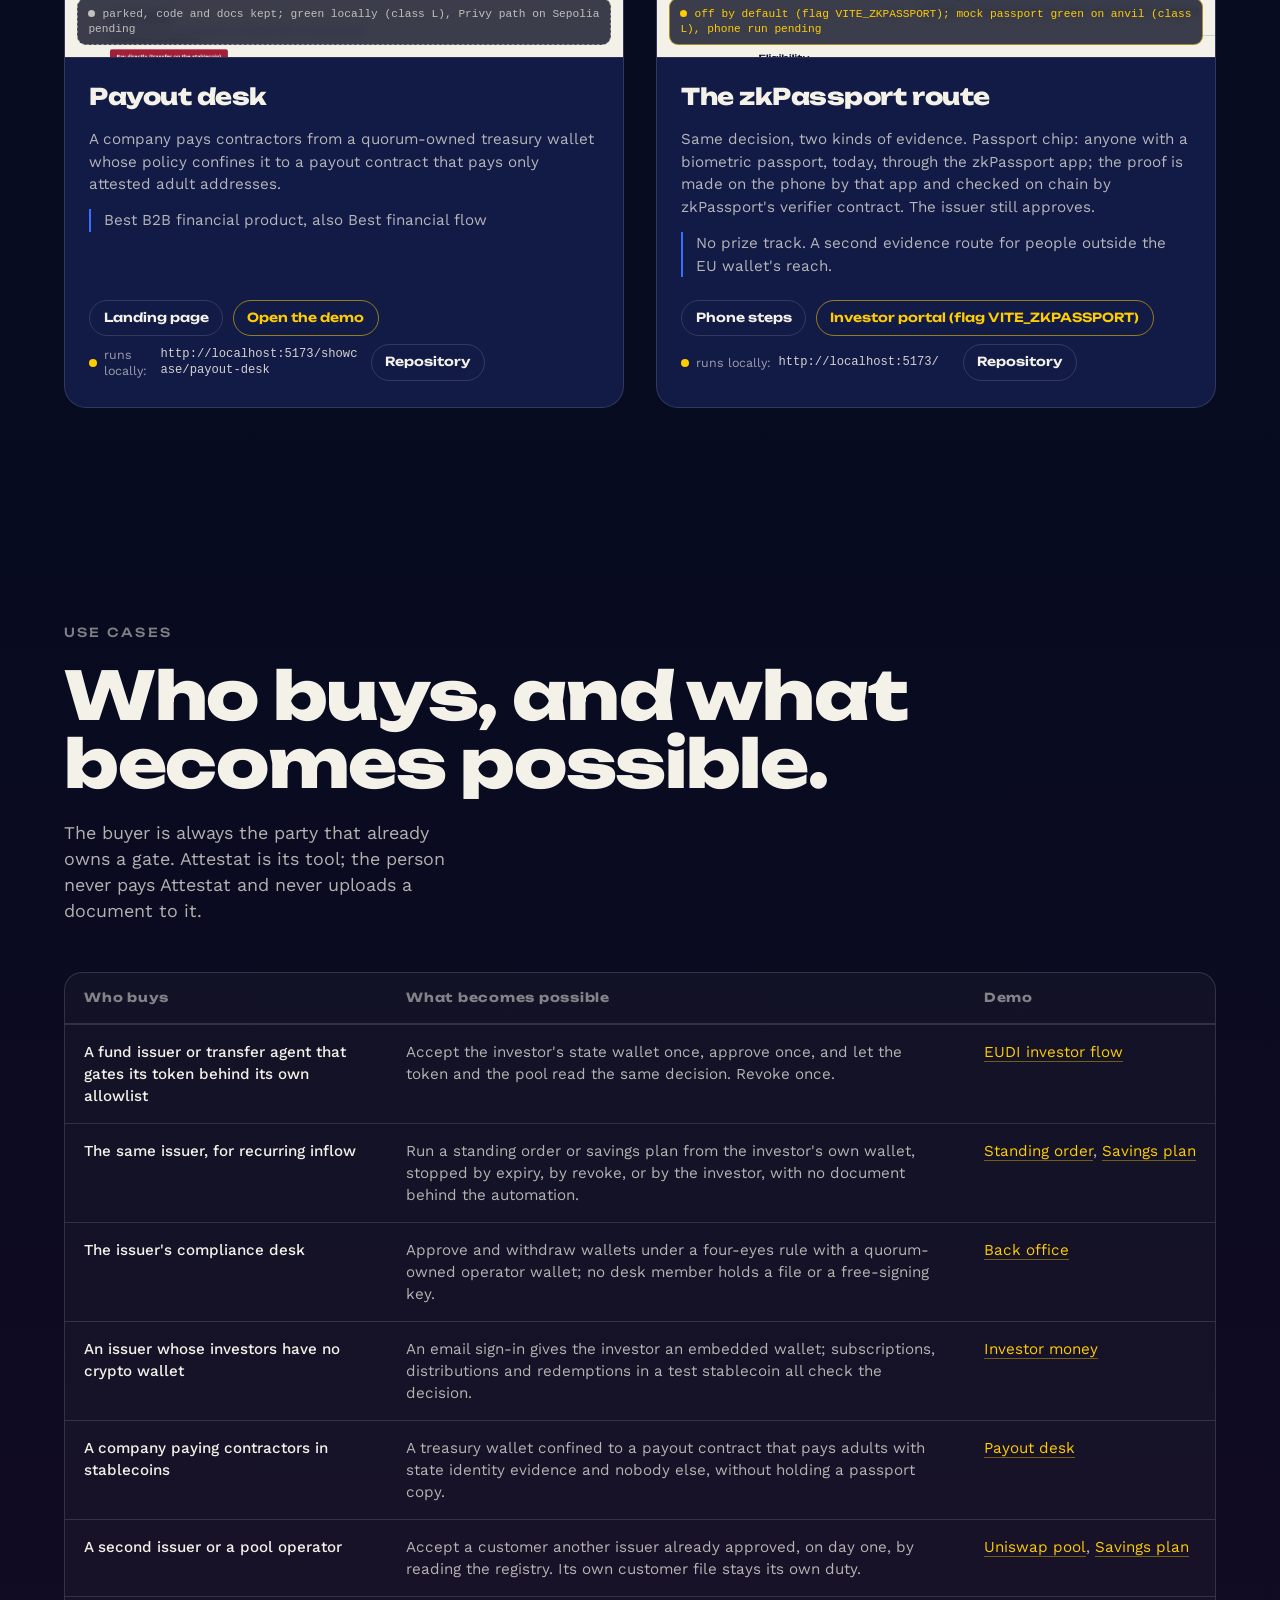
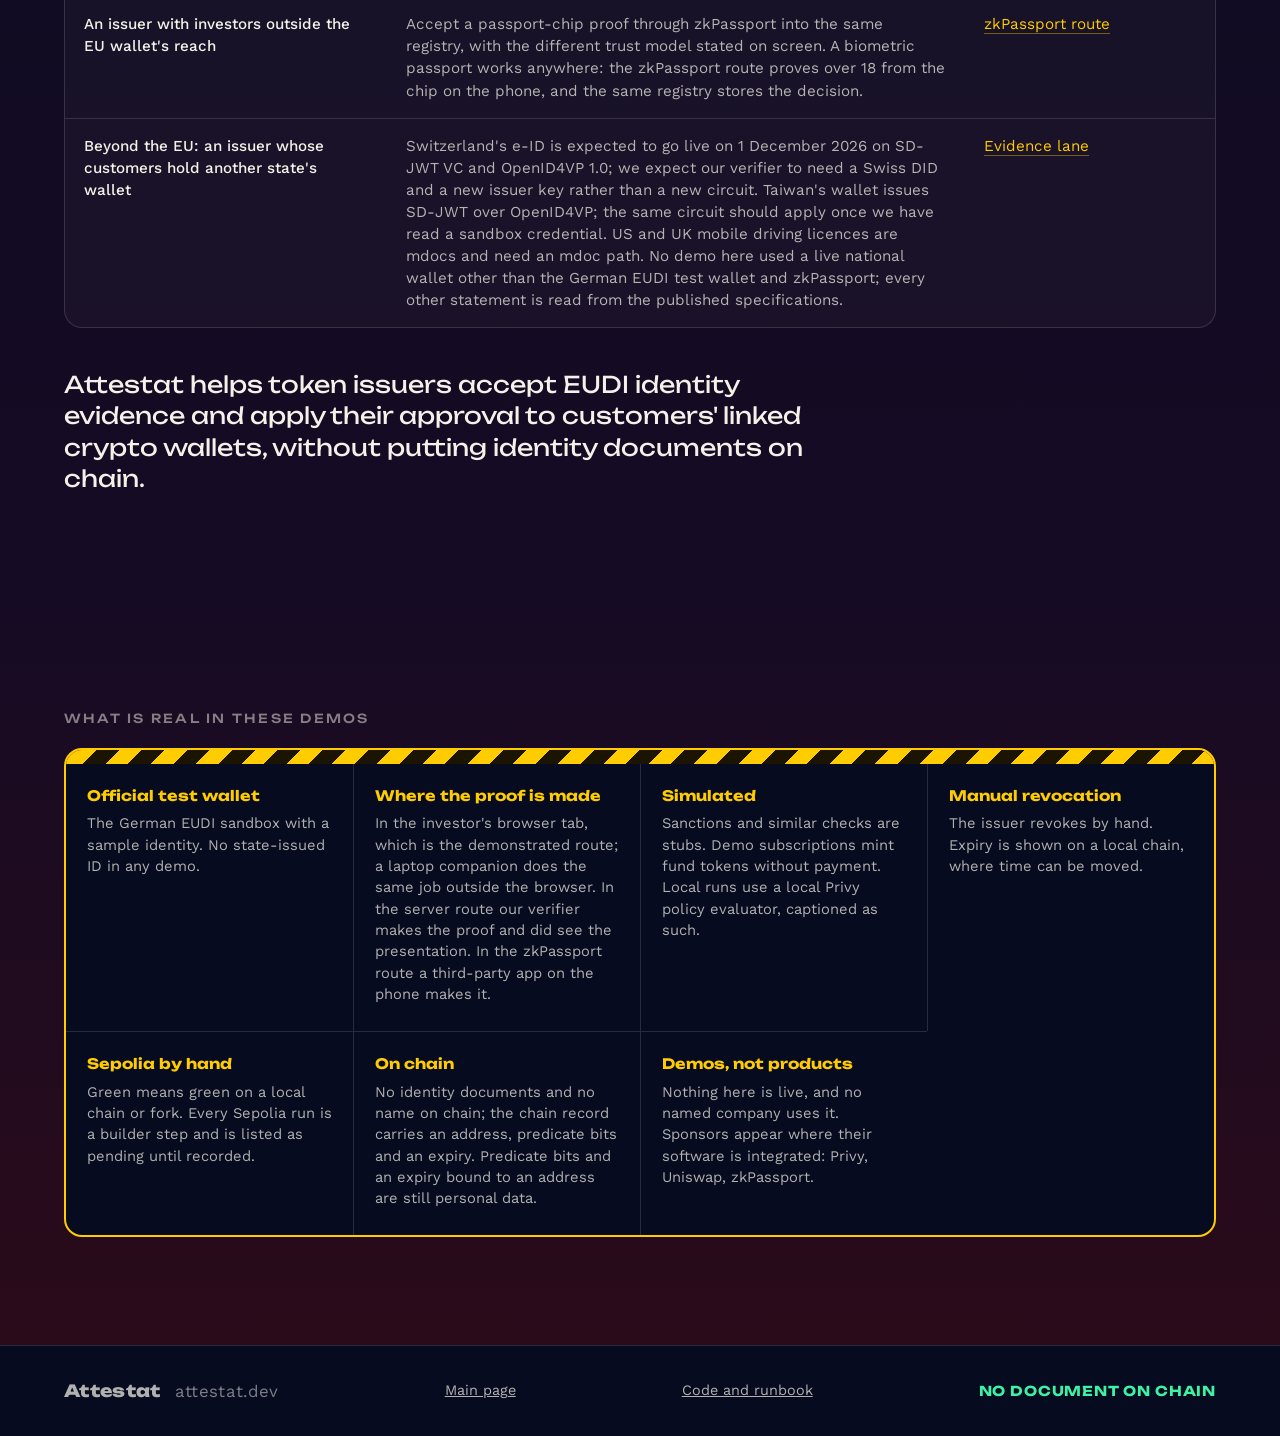
<file: showcase/index.html>
<!DOCTYPE html>
<html lang="en">
<head>
<meta charset="utf-8">
<meta name="viewport" content="width=device-width, initial-scale=1">
<title>Attestat engineering examples</title>
<meta name="description" content="Engineering examples built on the same on-chain decision as Attestat: the system map, the demo cards with their state, the use cases, and what is real in each. None is a product, none is live, no named company uses one.">
<meta property="og:type" content="website">
<meta property="og:site_name" content="Attestat">
<meta property="og:title" content="Attestat engineering examples">
<meta property="og:description" content="The system map, the engineering examples built on the same on-chain decision, the use cases, and what is real in each.">
<meta property="og:url" content="https://attestat.dev/showcase/">
<meta name="twitter:card" content="summary">
<link rel="canonical" href="https://attestat.dev/showcase/">
<link rel="stylesheet" href="../style.css">
<link rel="stylesheet" href="gallery.css">
</head>
<body>

<header class="top">
  <a class="brand" href="../index.html">Attestat</a>
  <nav class="topnav" aria-label="Sections">
    <a href="#map">System map</a>
    <a href="#demos">Demos</a>
    <a href="#cases">Use cases</a>
    <a href="#honest">What is real</a>
    <a href="../index.html">Main page</a>
    <a href="https://github.com/devdotbo/nachweis-app">Code</a>
  </nav>
</header>

<main id="top">

<!-- HERO -->
<section class="scene g-hero" id="hero">
  <div class="wrap">
    <p class="eyebrow">Attestat <span class="dot"></span> Engineering examples</p>
    <h1 class="hook g-hook">Built on the same <em>decision</em>.</h1>
    <p class="lede">Engineering examples built on the same on-chain decision. None is a product, none is live, no named company uses one.</p>
    <p class="g-frame">Two cards are the product journey shown on the main page. The rest are labelled on the card: a candidate that still needs a Sepolia run, parked work whose code and docs are kept, or a route that is off by default.</p>
    <div class="cta-row">
      <a class="btn btn-primary" href="#demos">See the demos</a>
      <a class="btn btn-ghost" href="#map">How the pieces fit</a>
    </div>
  </div>
</section>

<!-- SYSTEM MAP -->
<section class="scene g-map" id="map">
  <div class="wrap">
    <p class="label">System map</p>
    <h2 class="display">One decision in the middle.</h2>
    <p class="body">Evidence comes in from the left. A proof turns it into predicate bits. The issuer approves. The decision sits on chain, and everything to the right only reads it. Everything below can close it.</p>

    <div class="map reveal" id="map-grid">
      <!-- lane 1 -->
      <div class="lane lane-evidence">
        <h3 class="lane-title"><span class="lane-n">1</span>Evidence in</h3>
        <p class="lane-sub">What the person presents. Names reach the issuer's verifier only on the server route; on the browser route they stay in the tab. Never on chain.</p>
        <ul class="nodes">
          <li class="node">
            <b>EUDI wallet</b>
            <p>OpenID4VP request, SD-JWT PID with selective disclosure: given name, family name, over 18. Today the official German test wallet with a sample identity.</p>
            <span class="state ok">official test wallet, browser proof, local chain: green</span>
          </li>
          <li class="node">
            <b>Passport chip via zkPassport</b>
            <p>The zkPassport app reads the chip over NFC and proves over 18 on the phone, bound to the wallet address. Verified on chain by zkPassport's contract. Not eIDAS evidence.</p>
            <span class="state run">off by default; mock passport green on anvil, phone run pending</span>
          </li>
          <li class="node">
            <b>Swiss e-ID (swiyu)</b>
            <p>Attestat consumes OpenID4VP presentations of SD-JWT credentials. Today that is the EU wallet; the Swiss e-ID uses the same formats and protocol, and its test credential carries the same over-18 claim. We expect our verifier to need a Swiss DID and a new issuer key rather than a new circuit, and a Beta-ID test vector is the next step.</p>
            <span class="state todo">research; same formats as the Beta-ID stack, no vector run yet</span>
          </li>
          <li class="node">
            <b>Other national systems</b>
            <p>Mobile driving licences in Apple and Google Wallet are ISO mdocs; Google's wallet already answers age requests with a Longfellow zero-knowledge proof, which our verifier accepts off chain today. Taiwan's digital identity wallet issues SD-JWT credentials over OpenID4VP. GOV.UK Wallet is moving to mdoc and OpenID4VP; verifying it requires a certified UK digital verification service, which we are not. Singpass, Diia, UAE Pass, gov.br, Aadhaar, Korea's mobile ID and Japan's My Number Card do not hand a third party a credential it can verify against a public anchor; for those citizens the passport route applies.</p>
            <span class="state todo">research; 17 systems compared on 9 September 2026 from published specifications, no demo used a live national wallet other than the German EUDI test wallet and zkPassport</span>
          </li>
        </ul>
      </div>

      <!-- lane 2 -->
      <div class="lane lane-proof">
        <h3 class="lane-title"><span class="lane-n">2</span>Proof</h3>
        <p class="lane-sub">Same circuit, same statement. Only where the proof is made moves. All times measured on the builder's machines.</p>
        <ul class="nodes">
          <li class="node">
            <b>Browser tab (Noir, bb.js)</b>
            <p>The tab decrypts the wallet's answer and proves it. Our server relays the encrypted answer unopened.</p>
            <span class="state ok">prove 11.0 to 11.3 s, click to attested 42.8 s with the official wallet (M3 Max, Chrome 152)</span>
          </li>
          <li class="node">
            <b>Laptop companion (Noir)</b>
            <p>A small program on the investor's own computer does the same job outside the browser.</p>
            <span class="state ok">bb prove 3.96 s warm, attested in 8.2 s (M3 Max)</span>
          </li>
          <li class="node">
            <b>Phone provers</b>
            <p>Android and iOS builds of the same circuit. Measured, not yet run against the wallet's presentation on a physical phone.</p>
            <span class="state run">Android emulator 6.7 s; Chromebook Android container 47 to 49 s; iPhone 16 Pro Max simulator 5.2 s</span>
          </li>
          <li class="node">
            <b>Server route (SP1, Groth16)</b>
            <p>Our verifier makes the proof. Boundary, stated on screen: the chain does not trust our server, but the server did see the presentation.</p>
            <span class="state ok">Groth16 in about 270 s native; verified on a Sepolia fork at about 280k gas</span>
          </li>
        </ul>
      </div>

      <!-- lane 3: the decision -->
      <div class="lane lane-decision">
        <h3 class="lane-title"><span class="lane-n">3</span>The decision</h3>
        <p class="lane-sub">AttestationRegistry, one record per wallet address and policy. No name, no document, no string.</p>
        <pre class="g-struct" aria-label="The Decision struct"><span class="kw">struct</span> Decision {
  <span class="t">bytes32</span> policyId;  <span class="c">// the policy</span>
  <span class="t">uint256</span> bits;      <span class="c">// 1 evidence, 2 over 18</span>
  <span class="t">uint8</span>   tier;      <span class="c">// informational</span>
  <span class="t">uint64</span>  expiry;    <span class="c">// unix seconds</span>
  <span class="t">bytes32</span> statusRef; <span class="c">// never a name</span>
  <span class="t">bool</span>    revoked;   <span class="c">// by the issuer</span>
}</pre>
        <ul class="decision-rules">
          <li><span class="k">written by</span>attestWithProof (a proof, permissionless) or attestByOperator (the issuer's key)</li>
          <li><span class="k">counts only with</span>the issuer's separate approve; evidence alone opens no door</li>
          <li><span class="k">read by</span>isEligible(subject, policyId, requiredBits): approved, not revoked, not expired, bits present</li>
          <li><span class="k">closed by</span>expiry without anyone acting, or one revoke transaction</li>
        </ul>
      </div>

      <!-- lane 4 -->
      <div class="lane lane-consumers">
        <h3 class="lane-title"><span class="lane-n">4</span>Consumers</h3>
        <p class="lane-sub">Anything that can call isEligible. One permission read by several contracts, and one revoke closes them in the same block.</p>
        <ul class="nodes">
          <li class="node">
            <b>Fund token transfer check</b>
            <p>The demo fund token asks the registry before subscribe, transfer and withdraw.</p>
            <span class="state ok">green on anvil and on a local Sepolia fork</span>
          </li>
          <li class="node">
            <b>Uniswap v4 permissioned pool</b>
            <p>An allowlist checker reads the same registry; PermissionedHooks refuses the swap after a revoke.</p>
            <span class="state ok">in-app swap door green on Sepolia, 2026-09-10</span>
          </li>
          <li class="node">
            <b>GatedPayout</b>
            <p>A payout contract that pays only attested adult addresses, fed by a quorum-owned treasury wallet.</p>
            <span class="state ok">payout desk demo green locally; Sepolia pending</span>
          </li>
          <li class="node">
            <b>Privy policies mirrored from the decision</b>
            <p>A signer's policy copies the expiry and gains a deny rule on revoke, so an automation stops when the decision does.</p>
            <span class="state ok">standing order green locally; hand-clicked Sepolia pending</span>
          </li>
        </ul>
      </div>

      <!-- lane 5: controls, under the decision -->
      <div class="lane lane-controls">
        <h3 class="lane-title"><span class="lane-n">5</span>Controls</h3>
        <ul class="nodes nodes-row">
          <li class="node">
            <b>Issuer approve and revoke</b>
            <p>The operator key approves in a separate step and withdraws by hand. Manual, captioned manual.</p>
          </li>
          <li class="node">
            <b>Privy signers and policies</b>
            <p>Delegated signers on embedded wallets, bounded by a policy the investor can read and remove.</p>
          </li>
          <li class="node">
            <b>Key quorums</b>
            <p>The registry's operator as a Privy server wallet owned by a 2-of-2 quorum, limited to approve and revoke.</p>
          </li>
        </ul>
      </div>
    </div>
    <p class="map-legend"><span class="state ok">green</span> green locally per the evidence table <span class="state run">in progress</span> built or measured in part <span class="state todo">pending</span> not started or a builder step</p>
  </div>
</section>

<!-- DEMOS -->
<section class="scene g-demos" id="demos">
  <div class="wrap">
    <p class="label">Demos</p>
    <h2 class="display">Eight demos, one registry.</h2>
    <p class="body">Each card carries its state: product journey, candidate, parked, or off by default, and says where it is green and which prize track it addresses. Every green is on a local chain or fork. The demo routes run in the product app; the landing page is its pitch.</p>

    <div class="cards">

      <article class="card" id="demo-eudi">
        <div class="card-media">
          <img src="assets/eudi-investor-flow.png" alt="The investor portal after a proof made in the browser tab: attested, awaiting the issuer's approval" loading="lazy" width="1280" height="800">
          <span class="badge ok">product journey; green on anvil with the official wallet (class W); no-phone operator journey green on Sepolia 2026-09-10, phone leg on Sepolia recorded 2026-09-12</span>
        </div>
        <div class="card-body">
          <h3>The EUDI investor flow</h3>
          <p>The investor's wallet binds the session, a state test wallet answers with three fields, the proof is made in the browser tab, the issuer approves in a separate on-chain step, the approval becomes a few bits on chain that a fund token and a Uniswap pool both read, and one revoke closes both.</p>
          <p class="track">Best Uniswap Stack Contribution (the pool is the second door)</p>
          <div class="card-links">
            <a href="../index.html#demo">Walkthrough</a>
            <a data-app-path="/" href="http://localhost:5173/">Investor portal</a>
            <a data-app-path="/issuer" href="http://localhost:5173/issuer" data-app-note-off>Issuer console</a>
            <a href="https://github.com/devdotbo/nachweis-app/blob/main/docs/demo-runbook.md">Runbook</a>
            <a href="https://github.com/devdotbo/nachweis-app">Repository</a>
          </div>
        </div>
      </article>

      <article class="card" id="demo-swap">
        <div class="card-media">
          <img src="assets/swap-door.png" alt="The Swap tile of the investor portal twice: swap confirmed from the dev-signer wallet, then the identical swap refused by PermissionedHooks.beforeSwap after the revoke; local anvil fork of Sepolia" loading="lazy" width="844" height="560">
          <span class="badge ok">product journey; swap door green on Sepolia, 2026-09-10 (no-phone operator journey)</span>
        </div>
        <div class="card-body">
          <h3>The Uniswap permissioned pool swap</h3>
          <p>The same decision opens a Uniswap v4 permissioned pool. The investor buys fund tokens with a test stablecoin (100 mUSD in, about 90 NDF out) without a second presentation; after the revoke the identical swap reverts in the pool's hook.</p>
          <p class="track">Best Uniswap Stack Contribution</p>
          <div class="card-links">
            <a href="../index.html#doors">Two doors</a>
            <a data-app-path="/" href="http://localhost:5173/">Swap door</a>
            <a href="https://github.com/devdotbo/nachweis-app/blob/main/FEEDBACK.md">Pool notes</a>
            <a href="https://github.com/devdotbo/nachweis-app">Repository</a>
          </div>
          <p class="card-note">Local run on an anvil fork of Sepolia, dev signer: the swap tile before and after the revoke (docs/ui in the app repository).</p>
        </div>
      </article>

      <article class="card" id="demo-standing-order">
        <div class="card-media">
          <img src="standing-order/demo.png" alt="The issuer console's automation section on a local run: the policy in plain words per investor and the tick log with a subscribed tick, the deny-all rule after the revoke and the refused tick" loading="lazy" width="1440" height="1020">
          <span class="badge run">candidate, needs a Sepolia run; green locally (class L), Privy path hand-clicked on Sepolia pending</span>
        </div>
        <div class="card-body">
          <h3>Standing order</h3>
          <p>The issuer's automation subscribes every month from the investor's embedded wallet through a signer whose Privy policy is a copy of her on-chain decision: until the expiry, denied on revoke.</p>
          <p class="track">Best B2B financial product, also Best financial flow</p>
          <div class="card-links">
            <a href="standing-order/index.html">Landing page</a>
            <a data-app-path="/showcase/standing-order" href="http://localhost:5173/showcase/standing-order">Open the demo</a>
            <a href="https://github.com/devdotbo/nachweis-app">Repository</a>
          </div>
        </div>
      </article>

      <article class="card" id="demo-savings-plan">
        <div class="card-media">
          <img src="savings-plan/demo.png" alt="The savings plan board on a local run after the revoke: the decision revoked in the middle, the plan, Issuer B, the pool checker and the transfer all closed" loading="lazy" width="1440" height="900">
          <span class="badge todo">parked, code and docs kept; green locally (class L), Privy path on Sepolia pending</span>
        </div>
        <div class="card-body">
          <h3>Savings plan</h3>
          <p>A retail investor proves once, and a delegated signer buys into the fund on a schedule; a second issuer's instrument, a transfer to another attested wallet and the pool accept the same decision until one revoke closes the plan, the second issuer and the pool.</p>
          <p class="track">Best B2B financial product, also Best financial flow</p>
          <div class="card-links">
            <a href="savings-plan/index.html">Landing page</a>
            <a data-app-path="/showcase/savings-plan" href="http://localhost:5173/showcase/savings-plan">Open the demo</a>
            <a href="https://github.com/devdotbo/nachweis-app">Repository</a>
          </div>
        </div>
      </article>

      <article class="card" id="demo-backoffice">
        <div class="card-media">
          <img src="backoffice/demo.png" alt="The compliance desk on a local run: the queue with an approve confirmed by both officers, the revoke, and a 1 wei transfer refused by the simulated policy" loading="lazy" width="1440" height="1250">
          <span class="badge todo">parked, code and docs kept; green locally (class L), Privy path on Sepolia pending</span>
        </div>
        <div class="card-body">
          <h3>Back office</h3>
          <p>The registry's operator is a Privy server wallet owned by a two-key quorum under a policy limited to approve and revoke, so no desk member holds an identity document or a free-signing key.</p>
          <p class="track">Best B2B financial product</p>
          <div class="card-links">
            <a href="backoffice/index.html">Landing page</a>
            <a data-app-path="/showcase/backoffice" href="http://localhost:5173/showcase/backoffice">Open the demo</a>
            <a href="https://github.com/devdotbo/nachweis-app">Repository</a>
          </div>
        </div>
      </article>

      <article class="card" id="demo-investor-money">
        <div class="card-media">
          <img src="investor-money/demo.png" alt="The fund desk on a local run after the issuer's revoke: eligibility revoked, Subscribe, Claim and Redeem closed, and the refusal in plain words" loading="lazy" width="1440" height="1120">
          <span class="badge todo">parked, code and docs kept; green locally (class L), Privy path on Sepolia pending</span>
        </div>
        <div class="card-body">
          <h3>Investor money</h3>
          <p>An investor who signed in with email subscribes in a test stablecoin, claims distributions and redeems; every movement checks the one decision.</p>
          <p class="track">Best financial flow</p>
          <div class="card-links">
            <a href="investor-money/index.html">Landing page</a>
            <a data-app-path="/showcase/investor-money" href="http://localhost:5173/showcase/investor-money">Open the demo</a>
            <a href="https://github.com/devdotbo/nachweis-app">Repository</a>
          </div>
        </div>
      </article>

      <article class="card" id="demo-payout-desk">
        <div class="card-media">
          <img src="payout-desk/demo.png" alt="The contractor payout desk on a local run: run 1 executed and the unattested contractor refused by GatedPayout, run 2 refused after the revoke, run 3 refused over the cap, and a direct transfer refused by the simulated policy" loading="lazy" width="1440" height="1280">
          <span class="badge todo">parked, code and docs kept; green locally (class L), Privy path on Sepolia pending</span>
        </div>
        <div class="card-body">
          <h3>Payout desk</h3>
          <p>A company pays contractors from a quorum-owned treasury wallet whose policy confines it to a payout contract that pays only attested adult addresses.</p>
          <p class="track">Best B2B financial product, also Best financial flow</p>
          <div class="card-links">
            <a href="payout-desk/index.html">Landing page</a>
            <a data-app-path="/showcase/payout-desk" href="http://localhost:5173/showcase/payout-desk">Open the demo</a>
            <a href="https://github.com/devdotbo/nachweis-app">Repository</a>
          </div>
        </div>
      </article>

      <article class="card" id="demo-zkpassport">
        <div class="card-media">
          <img src="assets/zkpassport-card.png" alt="The passport chip card of the investor portal with the mock adapter on anvil: QR code from the zkPassport service, waiting for the zkPassport app; no phone scanned it" loading="lazy" width="1020" height="530">
          <span class="badge run">off by default (flag VITE_ZKPASSPORT); mock passport green on anvil (class L), phone run pending</span>
        </div>
        <div class="card-body">
          <h3>The zkPassport route</h3>
          <p>Same decision, two kinds of evidence. Passport chip: anyone with a biometric passport, today, through the zkPassport app; the proof is made on the phone by that app and checked on chain by zkPassport's verifier contract. The issuer still approves.</p>
          <p class="track">No prize track. A second evidence route for people outside the EU wallet's reach.</p>
          <div class="card-links">
            <a href="https://github.com/devdotbo/nachweis-app/blob/main/docs/zkpassport.md">Phone steps</a>
            <a data-app-path="/" href="http://localhost:5173/">Investor portal (flag VITE_ZKPASSPORT)</a>
            <a href="https://github.com/devdotbo/nachweis-app">Repository</a>
          </div>
        </div>
      </article>

    </div>
  </div>
</section>

<!-- USE CASES -->
<section class="scene g-cases" id="cases">
  <div class="wrap">
    <p class="label">Use cases</p>
    <h2 class="display">Who buys, and what becomes possible.</h2>
    <p class="body">The buyer is always the party that already owns a gate. Attestat is its tool; the person never pays Attestat and never uploads a document to it.</p>
    <div class="table-wrap">
      <table class="cases-table">
        <thead>
          <tr><th>Who buys</th><th>What becomes possible</th><th>Demo</th></tr>
        </thead>
        <tbody>
          <tr>
            <td>A fund issuer or transfer agent that gates its token behind its own allowlist</td>
            <td>Accept the investor's state wallet once, approve once, and let the token and the pool read the same decision. Revoke once.</td>
            <td><a href="#demo-eudi">EUDI investor flow</a></td>
          </tr>
          <tr>
            <td>The same issuer, for recurring inflow</td>
            <td>Run a standing order or savings plan from the investor's own wallet, stopped by expiry, by revoke, or by the investor, with no document behind the automation.</td>
            <td><a href="#demo-standing-order">Standing order</a>, <a href="#demo-savings-plan">Savings plan</a></td>
          </tr>
          <tr>
            <td>The issuer's compliance desk</td>
            <td>Approve and withdraw wallets under a four-eyes rule with a quorum-owned operator wallet; no desk member holds a file or a free-signing key.</td>
            <td><a href="#demo-backoffice">Back office</a></td>
          </tr>
          <tr>
            <td>An issuer whose investors have no crypto wallet</td>
            <td>An email sign-in gives the investor an embedded wallet; subscriptions, distributions and redemptions in a test stablecoin all check the decision.</td>
            <td><a href="#demo-investor-money">Investor money</a></td>
          </tr>
          <tr>
            <td>A company paying contractors in stablecoins</td>
            <td>A treasury wallet confined to a payout contract that pays adults with state identity evidence and nobody else, without holding a passport copy.</td>
            <td><a href="#demo-payout-desk">Payout desk</a></td>
          </tr>
          <tr>
            <td>A second issuer or a pool operator</td>
            <td>Accept a customer another issuer already approved, on day one, by reading the registry. Its own customer file stays its own duty.</td>
            <td><a href="#demo-swap">Uniswap pool</a>, <a href="#demo-savings-plan">Savings plan</a></td>
          </tr>
          <tr>
            <td>An issuer with investors outside the EU wallet's reach</td>
            <td>Accept a passport-chip proof through zkPassport into the same registry, with the different trust model stated on screen. A biometric passport works anywhere: the zkPassport route proves over 18 from the chip on the phone, and the same registry stores the decision.</td>
            <td><a href="#demo-zkpassport">zkPassport route</a></td>
          </tr>
          <tr>
            <td>Beyond the EU: an issuer whose customers hold another state's wallet</td>
            <td>Switzerland's e-ID is expected to go live on 1 December 2026 on SD-JWT VC and OpenID4VP 1.0; we expect our verifier to need a Swiss DID and a new issuer key rather than a new circuit. Taiwan's wallet issues SD-JWT over OpenID4VP; the same circuit should apply once we have read a sandbox credential. US and UK mobile driving licences are mdocs and need an mdoc path. No demo here used a live national wallet other than the German EUDI test wallet and zkPassport; every other statement is read from the published specifications.</td>
            <td><a href="#map">Evidence lane</a></td>
          </tr>
        </tbody>
      </table>
    </div>
    <p class="cases-close">Attestat helps token issuers accept EUDI identity evidence and apply their approval to customers' linked crypto wallets, without putting identity documents on chain.</p>
  </div>
</section>

<!-- HONEST -->
<section class="scene g-honest" id="honest">
  <div class="wrap">
    <p class="label">What is real in these demos</p>
    <ul class="honest-strip g-strip">
      <li><b>Official test wallet</b>The German EUDI sandbox with a sample identity. No state-issued ID in any demo.</li>
      <li><b>Where the proof is made</b>In the investor's browser tab, which is the demonstrated route; a laptop companion does the same job outside the browser. In the server route our verifier makes the proof and did see the presentation. In the zkPassport route a third-party app on the phone makes it.</li>
      <li><b>Simulated</b>Sanctions and similar checks are stubs. Demo subscriptions mint fund tokens without payment. Local runs use a local Privy policy evaluator, captioned as such.</li>
      <li><b>Manual revocation</b>The issuer revokes by hand. Expiry is shown on a local chain, where time can be moved.</li>
      <li><b>Sepolia by hand</b>Green means green on a local chain or fork. Every Sepolia run is a builder step and is listed as pending until recorded.</li>
      <li><b>On chain</b>No identity documents and no name on chain; the chain record carries an address, predicate bits and an expiry. Predicate bits and an expiry bound to an address are still personal data.</li>
      <li><b>Demos, not products</b>Nothing here is live, and no named company uses it. Sponsors appear where their software is integrated: Privy, Uniswap, zkPassport.</li>
    </ul>
  </div>
</section>

</main>

<footer class="foot">
  <span class="brand">Attestat <span class="foot-domain">attestat.dev</span></span>
  <a href="../index.html">Main page</a>
  <a href="https://github.com/devdotbo/nachweis-app">Code and runbook</a>
  <span class="foot-tag">no document on chain</span>
</footer>

<script src="links.js"></script>
<script src="gallery.js"></script>
</body>
</html>
</file>
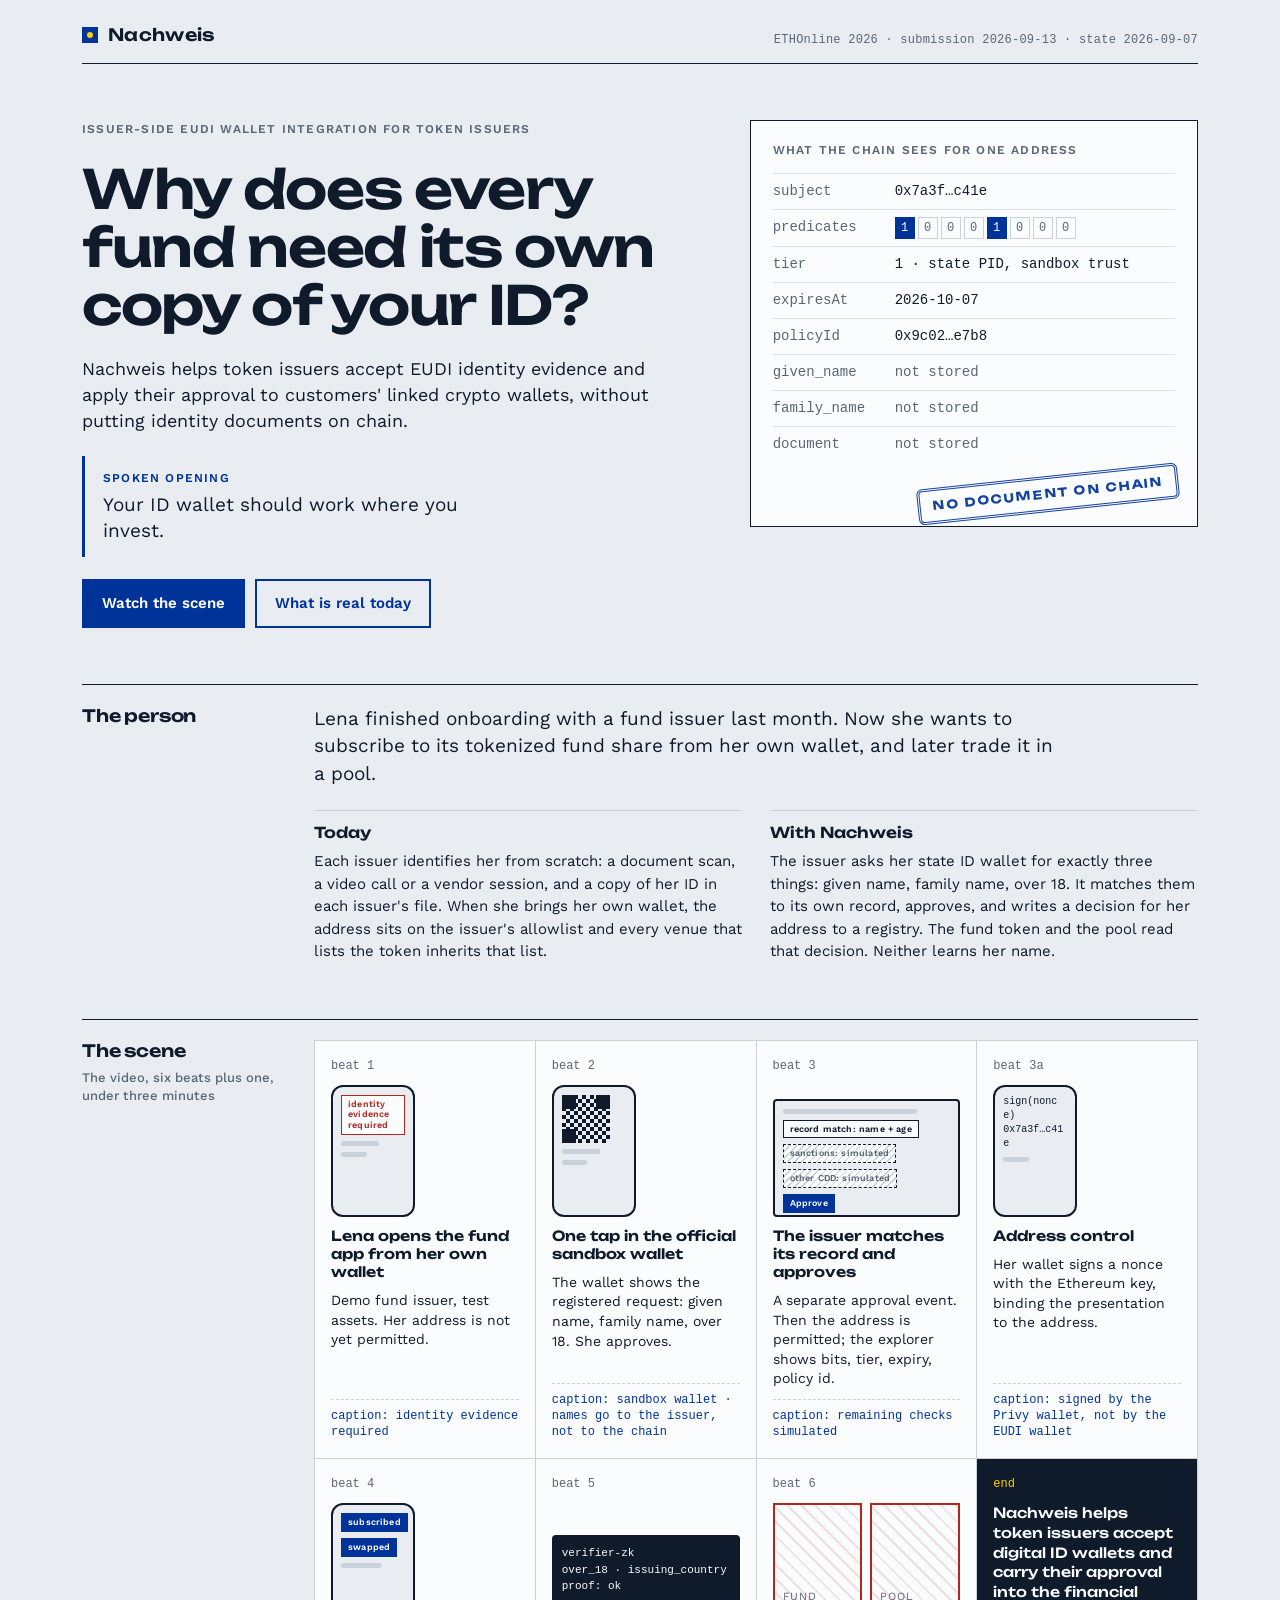
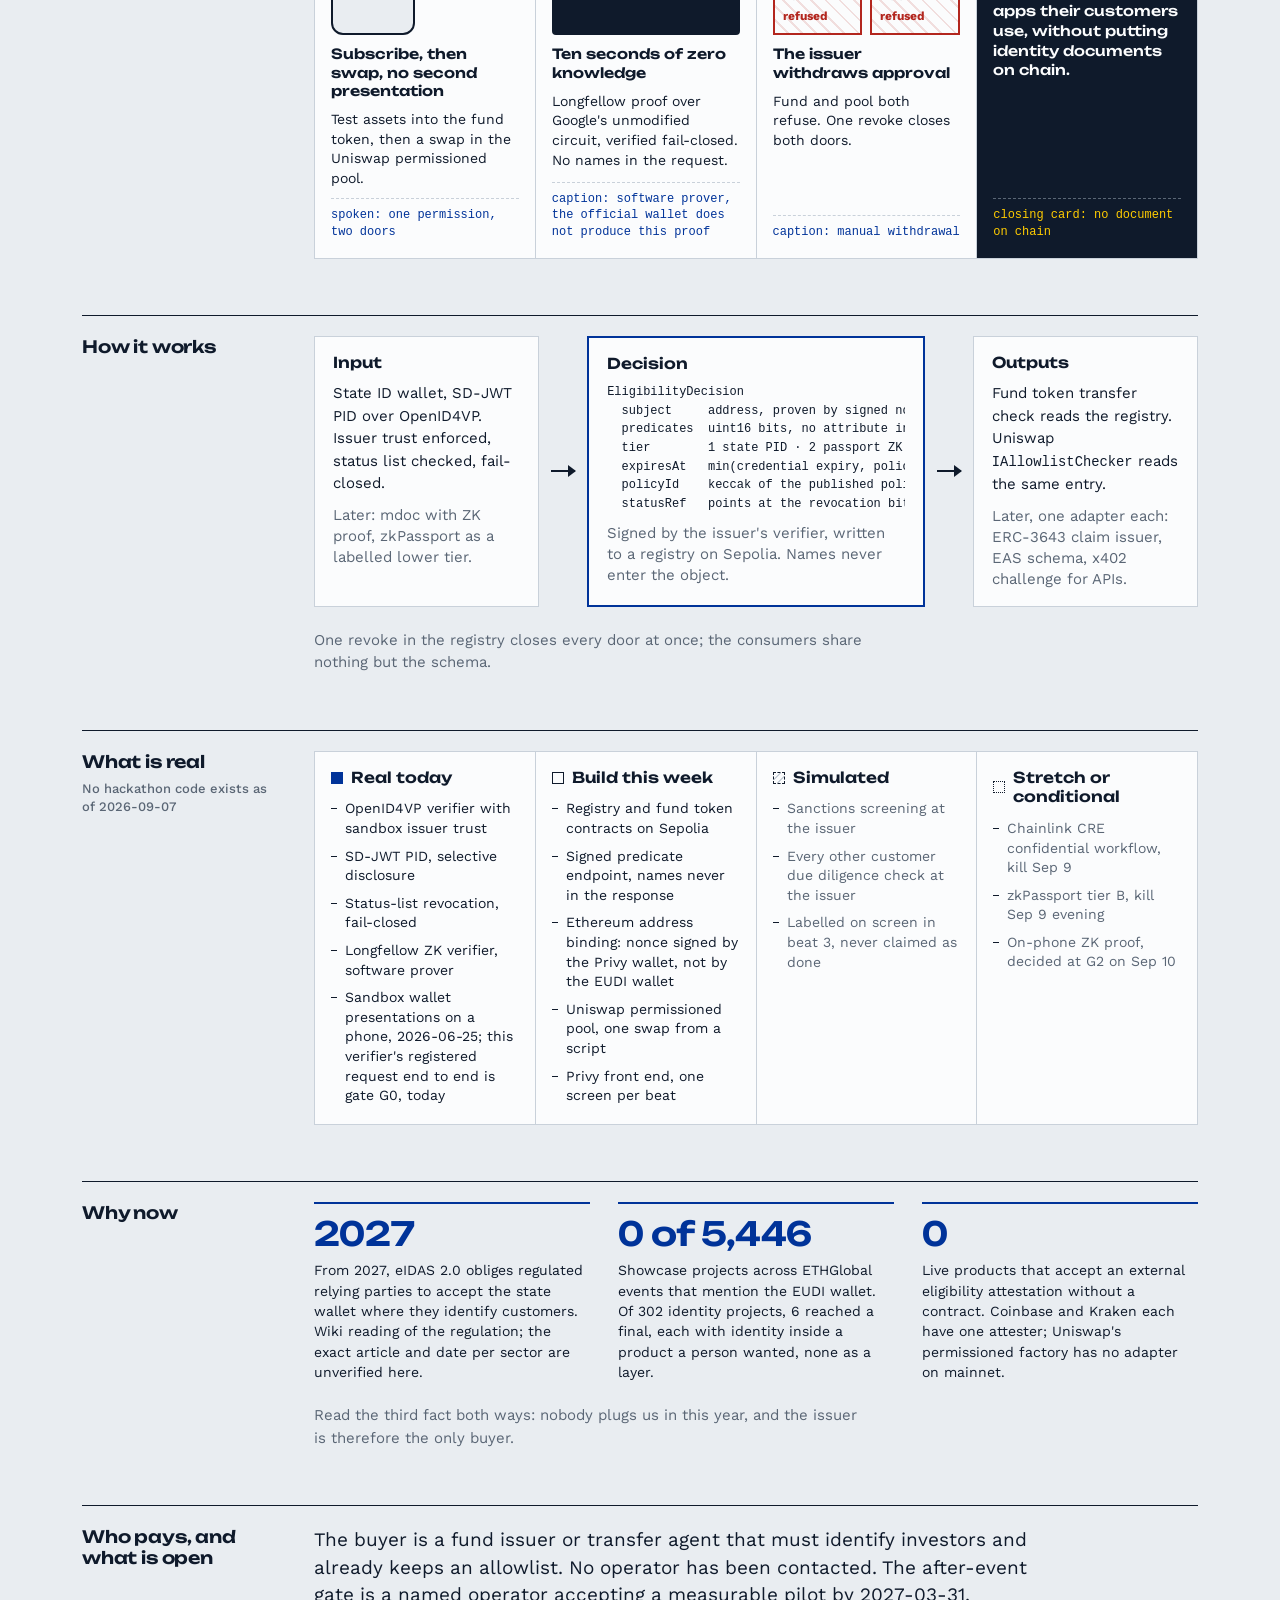
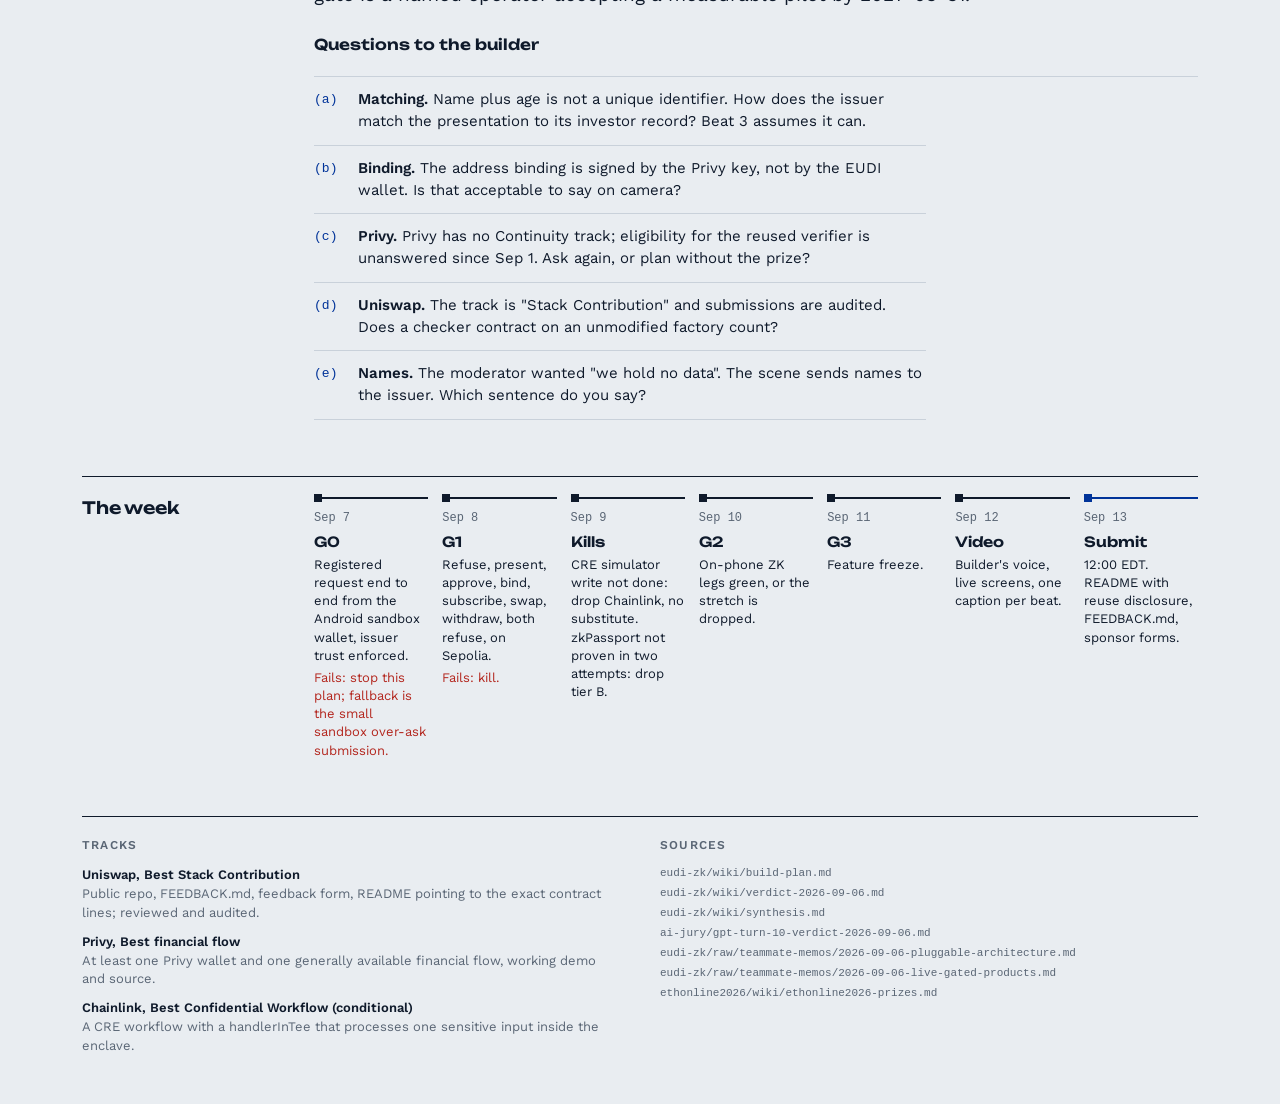
<file: v1/index.html>
<!doctype html>
<!-- archived first draft, superseded by ../index.html; not linked from the live site -->
<html lang="en">
<head>
<meta charset="utf-8">
<meta name="viewport" content="width=device-width, initial-scale=1">
<title>Why does every fund need its own copy of your ID?</title>
<meta name="description" content="Nachweis helps token issuers accept EUDI identity evidence and apply their approval to customers' linked crypto wallets, without putting identity documents on chain.">
<meta name="color-scheme" content="light">
<link rel="icon" href="data:image/svg+xml,%3Csvg xmlns=%27http://www.w3.org/2000/svg%27 viewBox=%270 0 16 16%27%3E%3Crect width=%2716%27 height=%2716%27 fill=%27%23003399%27/%3E%3Ccircle cx=%278%27 cy=%278%27 r=%273%27 fill=%27%23FFCC00%27/%3E%3C/svg%3E">
<link rel="stylesheet" href="style.css">
</head>
<body>
<div class="doc">

  <header class="mast">
    <span class="wordmark"><span class="mark" aria-hidden="true"></span>Nachweis</span>
    <span class="file">ETHOnline 2026 &middot; submission 2026-09-13 &middot; state 2026-09-07</span>
  </header>

  <section class="hero" aria-labelledby="q">
    <div class="word">
      <p class="eyebrow">Issuer-side EUDI wallet integration for token issuers</p>
      <h1 id="q">Why does every fund need its own copy of your ID?</h1>
      <p class="lead">Nachweis helps token issuers accept EUDI identity evidence and apply their approval to customers' linked crypto wallets, without putting identity documents on chain.</p>
      <p class="spoken"><span class="k">Spoken opening</span>Your ID wallet should work where you invest.</p>
      <div class="cta">
        <a class="button" href="#scene">Watch the scene</a>
        <a class="button secondary" href="#real">What is real today</a>
      </div>
    </div>
    <figure class="record" aria-label="What the Sepolia registry stores for one address: predicate bits, tier, expiry, policy id, no name">
      <figcaption class="k">What the chain sees for one address</figcaption>
      <dl class="fields">
        <div><dt>subject</dt><dd>0x7a3f&hellip;c41e</dd></div>
        <div><dt>predicates</dt><dd class="bits"><span class="on" title="bit 0 over 18">1</span><span title="bit 1">0</span><span title="bit 2">0</span><span title="bit 3">0</span><span class="on" title="bit 4 address bound">1</span><span>0</span><span>0</span><span>0</span></dd></div>
        <div><dt>tier</dt><dd>1 &middot; state PID, sandbox trust</dd></div>
        <div><dt>expiresAt</dt><dd>2026-10-07</dd></div>
        <div><dt>policyId</dt><dd>0x9c02&hellip;e7b8</dd></div>
        <div><dt>given_name</dt><dd class="none">not stored</dd></div>
        <div><dt>family_name</dt><dd class="none">not stored</dd></div>
        <div><dt>document</dt><dd class="none">not stored</dd></div>
      </dl>
      <span class="stamp" aria-hidden="true">No document on chain</span>
    </figure>
  </section>

  <section class="row" id="person" aria-labelledby="h-person">
    <h2 class="rail" id="h-person">The person</h2>
    <div class="body">
      <p class="big">Lena finished onboarding with a fund issuer last month. Now she wants to subscribe to its tokenized fund share from her own wallet, and later trade it in a pool.</p>
      <div class="two">
        <div class="col">
          <h3>Today</h3>
          <p>Each issuer identifies her from scratch: a document scan, a video call or a vendor session, and a copy of her ID in each issuer's file. When she brings her own wallet, the address sits on the issuer's allowlist and every venue that lists the token inherits that list.</p>
        </div>
        <div class="col">
          <h3>With Nachweis</h3>
          <p>The issuer asks her state ID wallet for exactly three things: given name, family name, over 18. It matches them to its own record, approves, and writes a decision for her address to a registry. The fund token and the pool read that decision. Neither learns her name.</p>
        </div>
      </div>
    </div>
  </section>

  <section class="row" id="scene" aria-labelledby="h-scene">
    <h2 class="rail" id="h-scene">The scene<span class="sub">The video, six beats plus one, under three minutes</span></h2>
    <div class="body">
      <ol class="beats">
        <li class="beat">
          <span class="n">1</span>
          <div class="frame phone"><div class="screen"><span class="chip red">identity evidence required</span><i class="bar w60"></i><i class="bar w40"></i></div></div>
          <h3>Lena opens the fund app from her own wallet</h3>
          <p>Demo fund issuer, test assets. Her address is not yet permitted.</p>
          <p class="cap">caption: identity evidence required</p>
        </li>
        <li class="beat">
          <span class="n">2</span>
          <div class="frame phone"><div class="screen"><div class="qr" aria-hidden="true"></div><i class="bar w60"></i><i class="bar w40"></i></div></div>
          <h3>One tap in the official sandbox wallet</h3>
          <p>The wallet shows the registered request: given name, family name, over 18. She approves.</p>
          <p class="cap">caption: sandbox wallet &middot; names go to the issuer, not to the chain</p>
        </li>
        <li class="beat">
          <span class="n">3</span>
          <div class="frame desk"><div class="screen"><i class="bar w80"></i><span class="chip">record match: name + age</span><span class="chip hatch">sanctions: simulated</span><span class="chip hatch">other CDD: simulated</span><span class="chip blue">Approve</span></div></div>
          <h3>The issuer matches its record and approves</h3>
          <p>A separate approval event. Then the address is permitted; the explorer shows bits, tier, expiry, policy id.</p>
          <p class="cap">caption: remaining checks simulated</p>
        </li>
        <li class="beat">
          <span class="n">3a</span>
          <div class="frame phone"><div class="screen"><code class="sig">sign(nonce)<br>0x7a3f&hellip;c41e</code><i class="bar w40"></i></div></div>
          <h3>Address control</h3>
          <p>Her wallet signs a nonce with the Ethereum key, binding the presentation to the address.</p>
          <p class="cap">caption: signed by the Privy wallet, not by the EUDI wallet</p>
        </li>
        <li class="beat">
          <span class="n">4</span>
          <div class="frame phone"><div class="screen"><span class="chip blue">subscribed</span><span class="chip blue">swapped</span><i class="bar w60"></i></div></div>
          <h3>Subscribe, then swap, no second presentation</h3>
          <p>Test assets into the fund token, then a swap in the Uniswap permissioned pool.</p>
          <p class="cap">spoken: one permission, two doors</p>
        </li>
        <li class="beat">
          <span class="n">5</span>
          <div class="frame term"><div class="screen"><code>verifier-zk<br>over_18 &middot; issuing_country<br>proof: ok</code></div></div>
          <h3>Ten seconds of zero knowledge</h3>
          <p>Longfellow proof over Google's unmodified circuit, verified fail-closed. No names in the request.</p>
          <p class="cap">caption: software prover, the official wallet does not produce this proof</p>
        </li>
        <li class="beat">
          <span class="n">6</span>
          <div class="frame doors"><div class="door"><span>fund</span><b>refused</b></div><div class="door"><span>pool</span><b>refused</b></div></div>
          <h3>The issuer withdraws approval</h3>
          <p>Fund and pool both refuse. One revoke closes both doors.</p>
          <p class="cap">caption: manual withdrawal</p>
        </li>
        <li class="beat closing">
          <span class="n">end</span>
          <p class="card-line">Nachweis helps token issuers accept digital ID wallets and carry their approval into the financial apps their customers use, without putting identity documents on chain.</p>
          <p class="cap">closing card: no document on chain</p>
        </li>
      </ol>
    </div>
  </section>

  <section class="row" id="how" aria-labelledby="h-how">
    <h2 class="rail" id="h-how">How it works</h2>
    <div class="body">
      <div class="flow">
        <div class="stage">
          <h3>Input</h3>
          <p>State ID wallet, SD-JWT PID over OpenID4VP. Issuer trust enforced, status list checked, fail-closed.</p>
          <p class="fine">Later: mdoc with ZK proof, zkPassport as a labelled lower tier.</p>
        </div>
        <div class="arrow" aria-hidden="true"></div>
        <div class="stage decision">
          <h3>Decision</h3>
          <pre class="obj">EligibilityDecision
  subject     address, proven by signed nonce
  predicates  uint16 bits, no attribute in clear
  tier        1 state PID &middot; 2 passport ZK
  expiresAt   min(credential expiry, policy ttl)
  policyId    keccak of the published policy
  statusRef   points at the revocation bit</pre>
          <p class="fine">Signed by the issuer's verifier, written to a registry on Sepolia. Names never enter the object.</p>
        </div>
        <div class="arrow" aria-hidden="true"></div>
        <div class="stage">
          <h3>Outputs</h3>
          <p>Fund token transfer check reads the registry. Uniswap <code>IAllowlistChecker</code> reads the same entry.</p>
          <p class="fine">Later, one adapter each: ERC-3643 claim issuer, EAS schema, x402 challenge for APIs.</p>
        </div>
      </div>
      <p class="note">One revoke in the registry closes every door at once; the consumers share nothing but the schema.</p>
    </div>
  </section>

  <section class="row" id="real" aria-labelledby="h-real">
    <h2 class="rail" id="h-real">What is real<span class="sub">No hackathon code exists as of 2026-09-07</span></h2>
    <div class="body">
      <div class="status">
        <div class="tier real">
          <h3><i class="key"></i>Real today</h3>
          <ul>
            <li>OpenID4VP verifier with sandbox issuer trust</li>
            <li>SD-JWT PID, selective disclosure</li>
            <li>Status-list revocation, fail-closed</li>
            <li>Longfellow ZK verifier, software prover</li>
            <li>Sandbox wallet presentations on a phone, 2026-06-25; this verifier's registered request end to end is gate G0, today</li>
          </ul>
        </div>
        <div class="tier build">
          <h3><i class="key"></i>Build this week</h3>
          <ul>
            <li>Registry and fund token contracts on Sepolia</li>
            <li>Signed predicate endpoint, names never in the response</li>
            <li>Ethereum address binding: nonce signed by the Privy wallet, not by the EUDI wallet</li>
            <li>Uniswap permissioned pool, one swap from a script</li>
            <li>Privy front end, one screen per beat</li>
          </ul>
        </div>
        <div class="tier sim">
          <h3><i class="key"></i>Simulated</h3>
          <ul>
            <li>Sanctions screening at the issuer</li>
            <li>Every other customer due diligence check at the issuer</li>
            <li>Labelled on screen in beat 3, never claimed as done</li>
          </ul>
        </div>
        <div class="tier stretch">
          <h3><i class="key"></i>Stretch or conditional</h3>
          <ul>
            <li>Chainlink CRE confidential workflow, kill Sep 9</li>
            <li>zkPassport tier B, kill Sep 9 evening</li>
            <li>On-phone ZK proof, decided at G2 on Sep 10</li>
          </ul>
        </div>
      </div>
    </div>
  </section>

  <section class="row" id="why" aria-labelledby="h-why">
    <h2 class="rail" id="h-why">Why now</h2>
    <div class="body">
      <div class="facts">
        <div class="fact">
          <span class="num">2027</span>
          <p>From 2027, eIDAS 2.0 obliges regulated relying parties to accept the state wallet where they identify customers. Wiki reading of the regulation; the exact article and date per sector are unverified here.</p>
        </div>
        <div class="fact">
          <span class="num">0 of 5,446</span>
          <p>Showcase projects across ETHGlobal events that mention the EUDI wallet. Of 302 identity projects, 6 reached a final, each with identity inside a product a person wanted, none as a layer.</p>
        </div>
        <div class="fact">
          <span class="num">0</span>
          <p>Live products that accept an external eligibility attestation without a contract. Coinbase and Kraken each have one attester; Uniswap's permissioned factory has no adapter on mainnet.</p>
        </div>
      </div>
      <p class="note">Read the third fact both ways: nobody plugs us in this year, and the issuer is therefore the only buyer.</p>
    </div>
  </section>

  <section class="row" id="open" aria-labelledby="h-open">
    <h2 class="rail" id="h-open">Who pays, and what is open</h2>
    <div class="body">
      <p class="big">The buyer is a fund issuer or transfer agent that must identify investors and already keeps an allowlist. No operator has been contacted. The after-event gate is a named operator accepting a measurable pilot by 2027-03-31.</p>
      <h3 class="qh">Questions to the builder</h3>
      <ol class="qs">
        <li><b>Matching.</b> Name plus age is not a unique identifier. How does the issuer match the presentation to its investor record? Beat 3 assumes it can.</li>
        <li><b>Binding.</b> The address binding is signed by the Privy key, not by the EUDI wallet. Is that acceptable to say on camera?</li>
        <li><b>Privy.</b> Privy has no Continuity track; eligibility for the reused verifier is unanswered since Sep 1. Ask again, or plan without the prize?</li>
        <li><b>Uniswap.</b> The track is "Stack Contribution" and submissions are audited. Does a checker contract on an unmodified factory count?</li>
        <li><b>Names.</b> The moderator wanted "we hold no data". The scene sends names to the issuer. Which sentence do you say?</li>
      </ol>
    </div>
  </section>

  <section class="row" id="week" aria-labelledby="h-week">
    <h2 class="rail" id="h-week">The week</h2>
    <div class="body">
      <ol class="timeline">
        <li><time>Sep 7</time><b>G0</b><p>Registered request end to end from the Android sandbox wallet, issuer trust enforced.</p><p class="kill">Fails: stop this plan; fallback is the small sandbox over-ask submission.</p></li>
        <li><time>Sep 8</time><b>G1</b><p>Refuse, present, approve, bind, subscribe, swap, withdraw, both refuse, on Sepolia.</p><p class="kill">Fails: kill.</p></li>
        <li><time>Sep 9</time><b>Kills</b><p>CRE simulator write not done: drop Chainlink, no substitute. zkPassport not proven in two attempts: drop tier B.</p></li>
        <li><time>Sep 10</time><b>G2</b><p>On-phone ZK legs green, or the stretch is dropped.</p></li>
        <li><time>Sep 11</time><b>G3</b><p>Feature freeze.</p></li>
        <li><time>Sep 12</time><b>Video</b><p>Builder's voice, live screens, one caption per beat.</p></li>
        <li><time>Sep 13</time><b>Submit</b><p>12:00 EDT. README with reuse disclosure, FEEDBACK.md, sponsor forms.</p></li>
      </ol>
    </div>
  </section>

  <footer class="foot">
    <div class="tracks">
      <h2 class="k">Tracks</h2>
      <dl>
        <div><dt>Uniswap, Best Stack Contribution</dt><dd>Public repo, FEEDBACK.md, feedback form, README pointing to the exact contract lines; reviewed and audited.</dd></div>
        <div><dt>Privy, Best financial flow</dt><dd>At least one Privy wallet and one generally available financial flow, working demo and source.</dd></div>
        <div><dt>Chainlink, Best Confidential Workflow (conditional)</dt><dd>A CRE workflow with a handlerInTee that processes one sensitive input inside the enclave.</dd></div>
      </dl>
    </div>
    <div class="sources">
      <h2 class="k">Sources</h2>
      <ul>
        <li>eudi-zk/wiki/build-plan.md</li>
        <li>eudi-zk/wiki/verdict-2026-09-06.md</li>
        <li>eudi-zk/wiki/synthesis.md</li>
        <li>ai-jury/gpt-turn-10-verdict-2026-09-06.md</li>
        <li>eudi-zk/raw/teammate-memos/2026-09-06-pluggable-architecture.md</li>
        <li>eudi-zk/raw/teammate-memos/2026-09-06-live-gated-products.md</li>
        <li>ethonline2026/wiki/ethonline2026-prizes.md</li>
      </ul>
    </div>
  </footer>

</div>
</body>
</html>
</file>
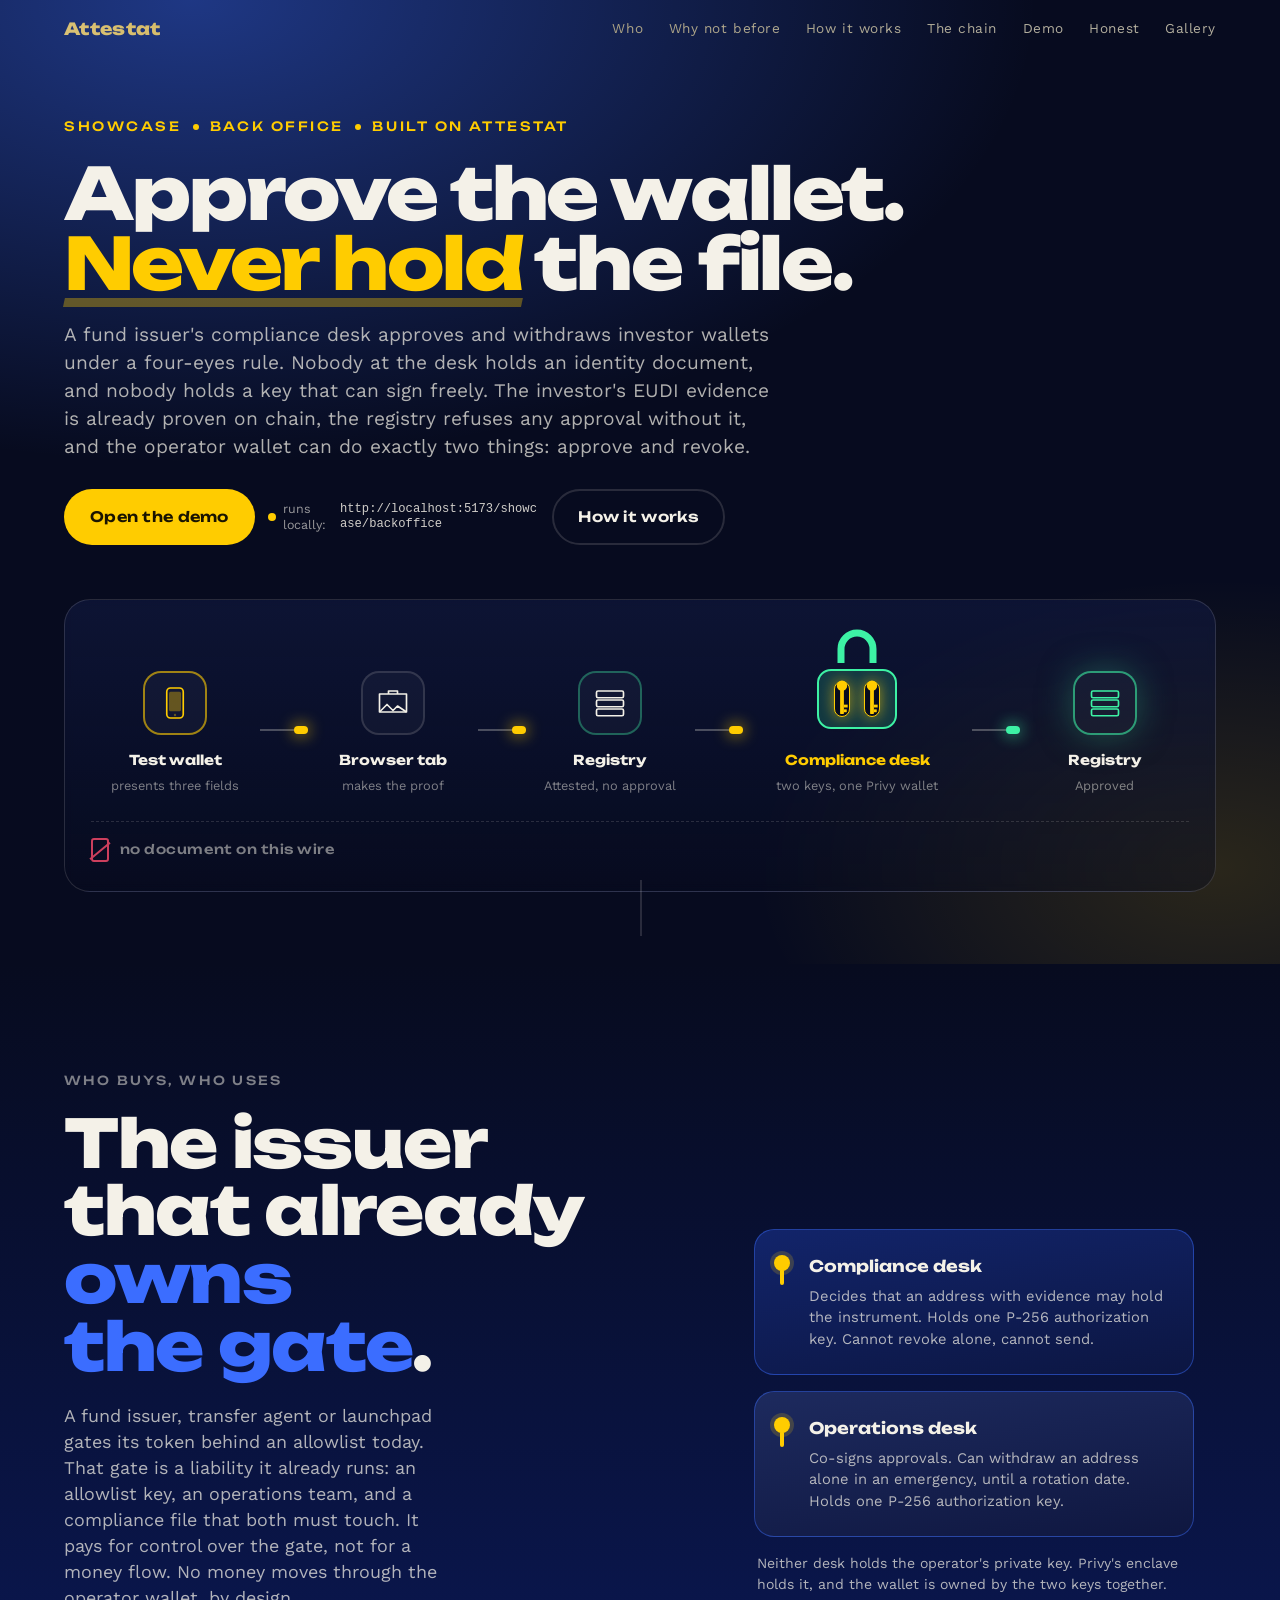
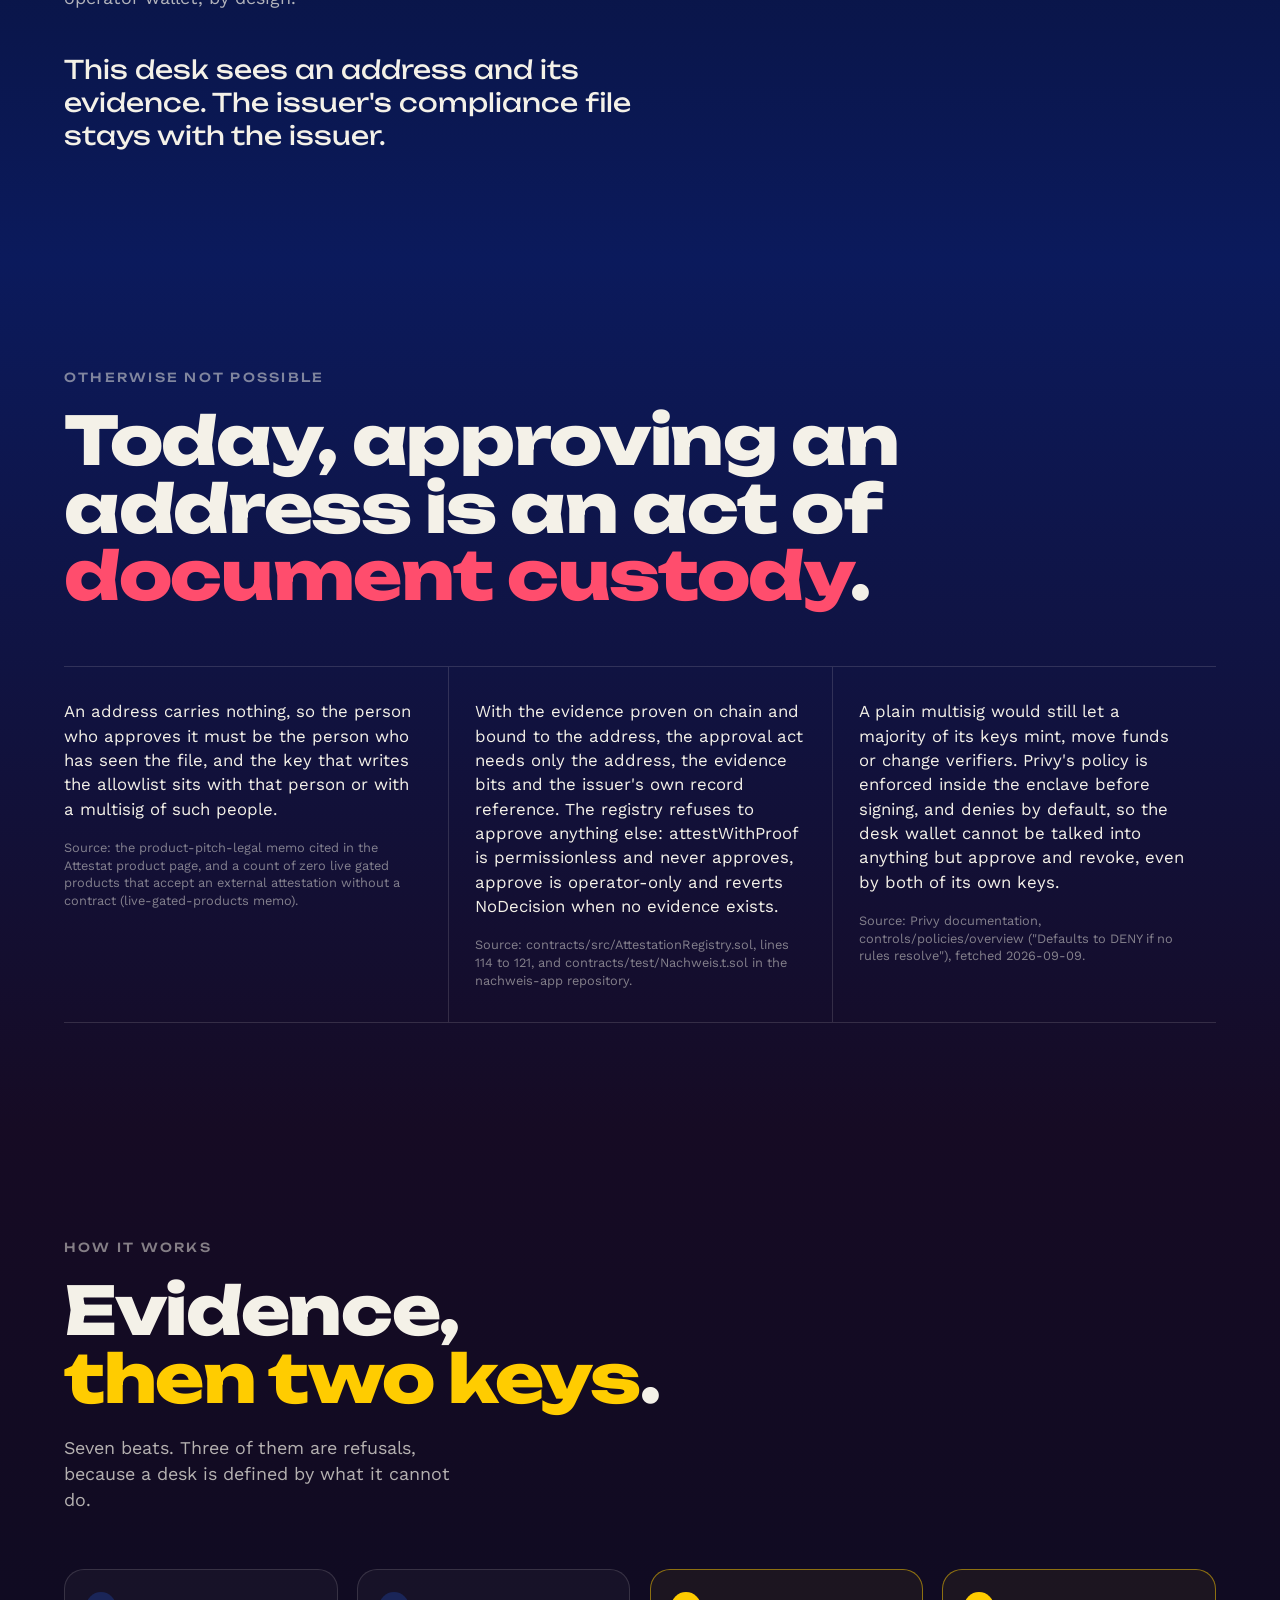
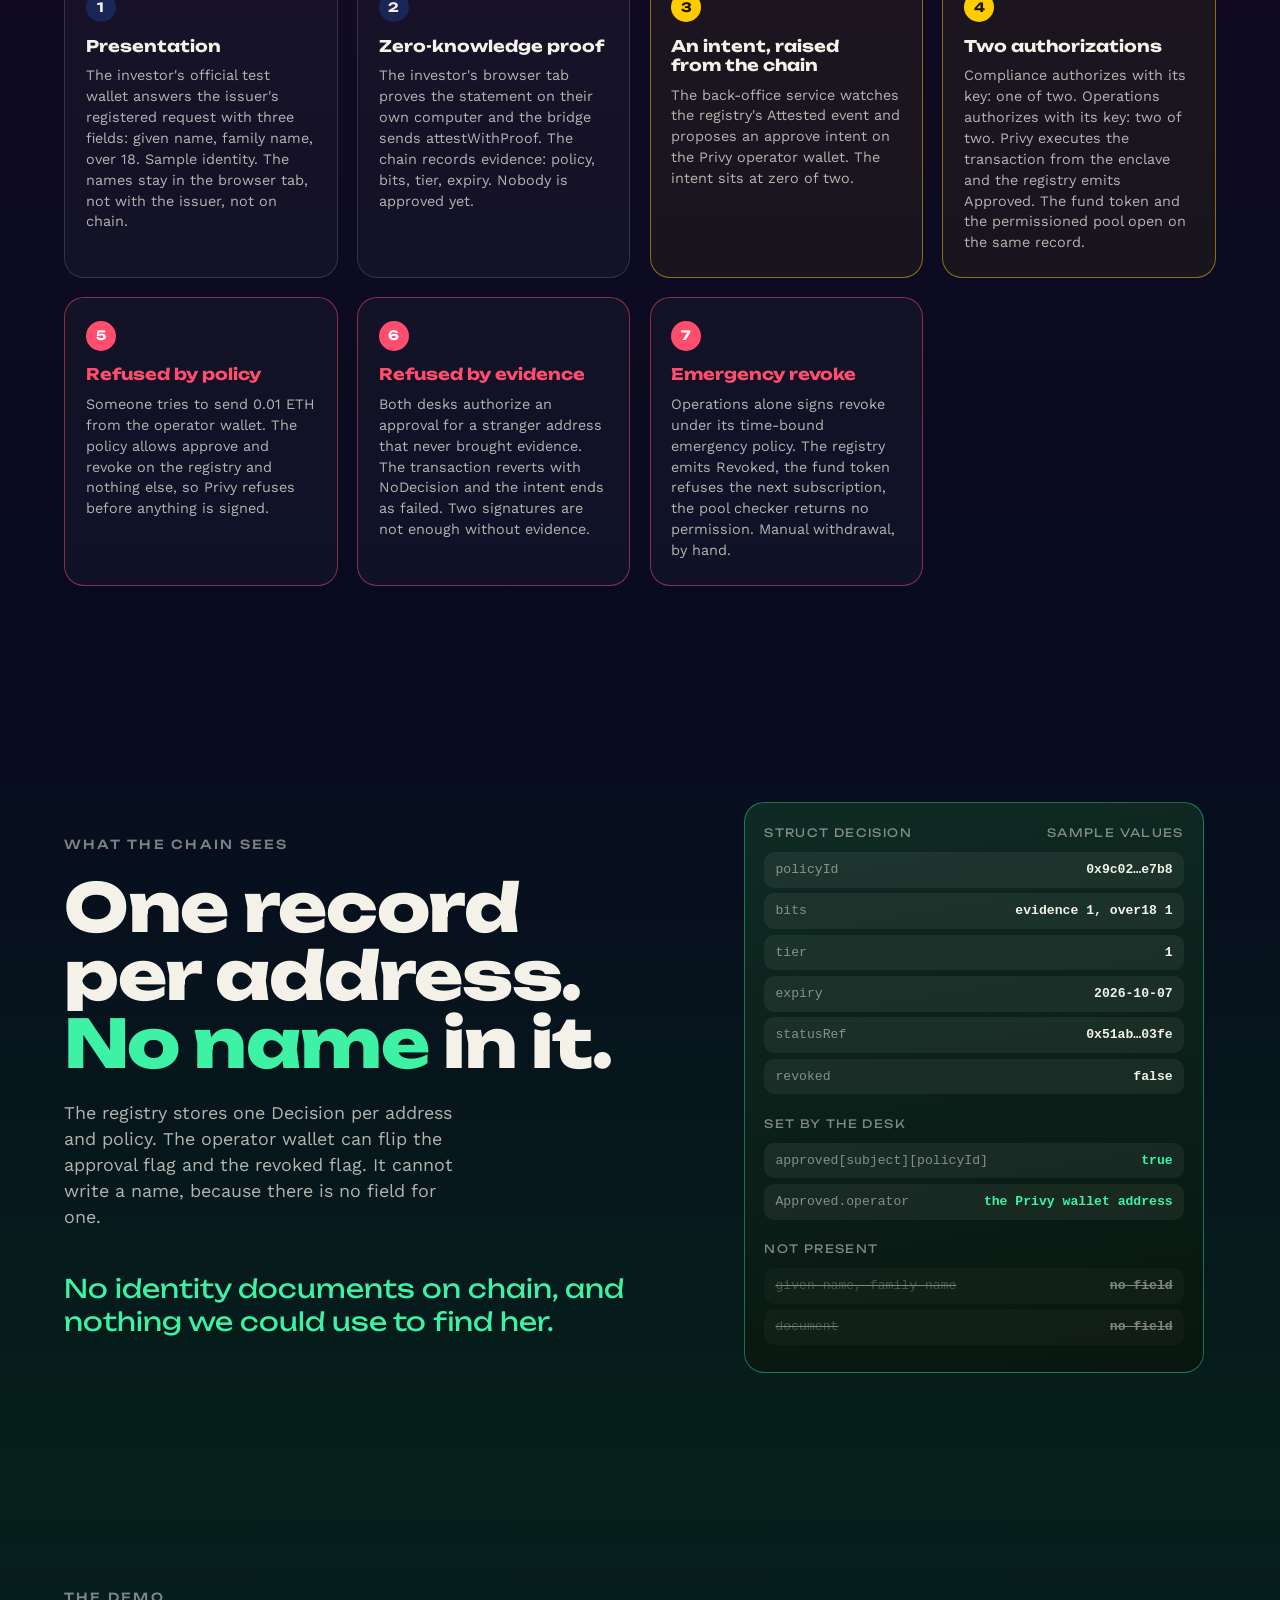
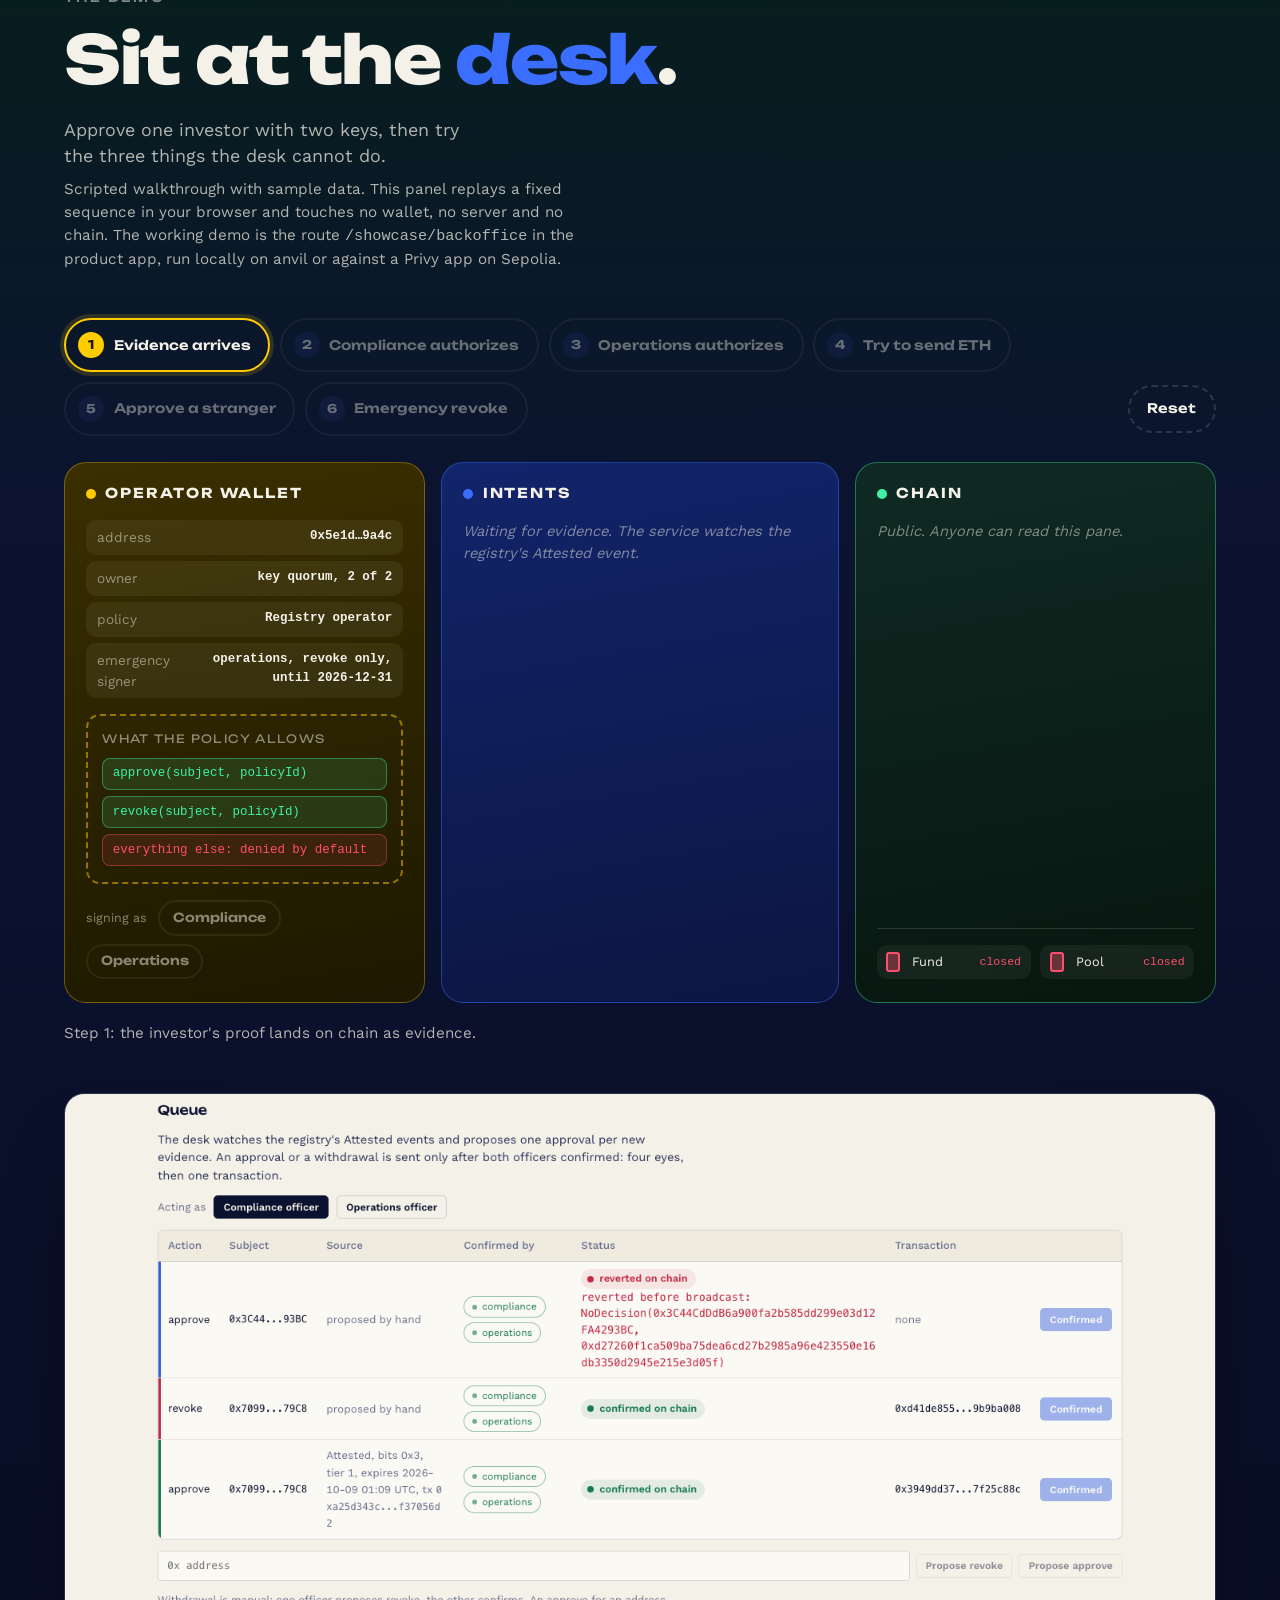
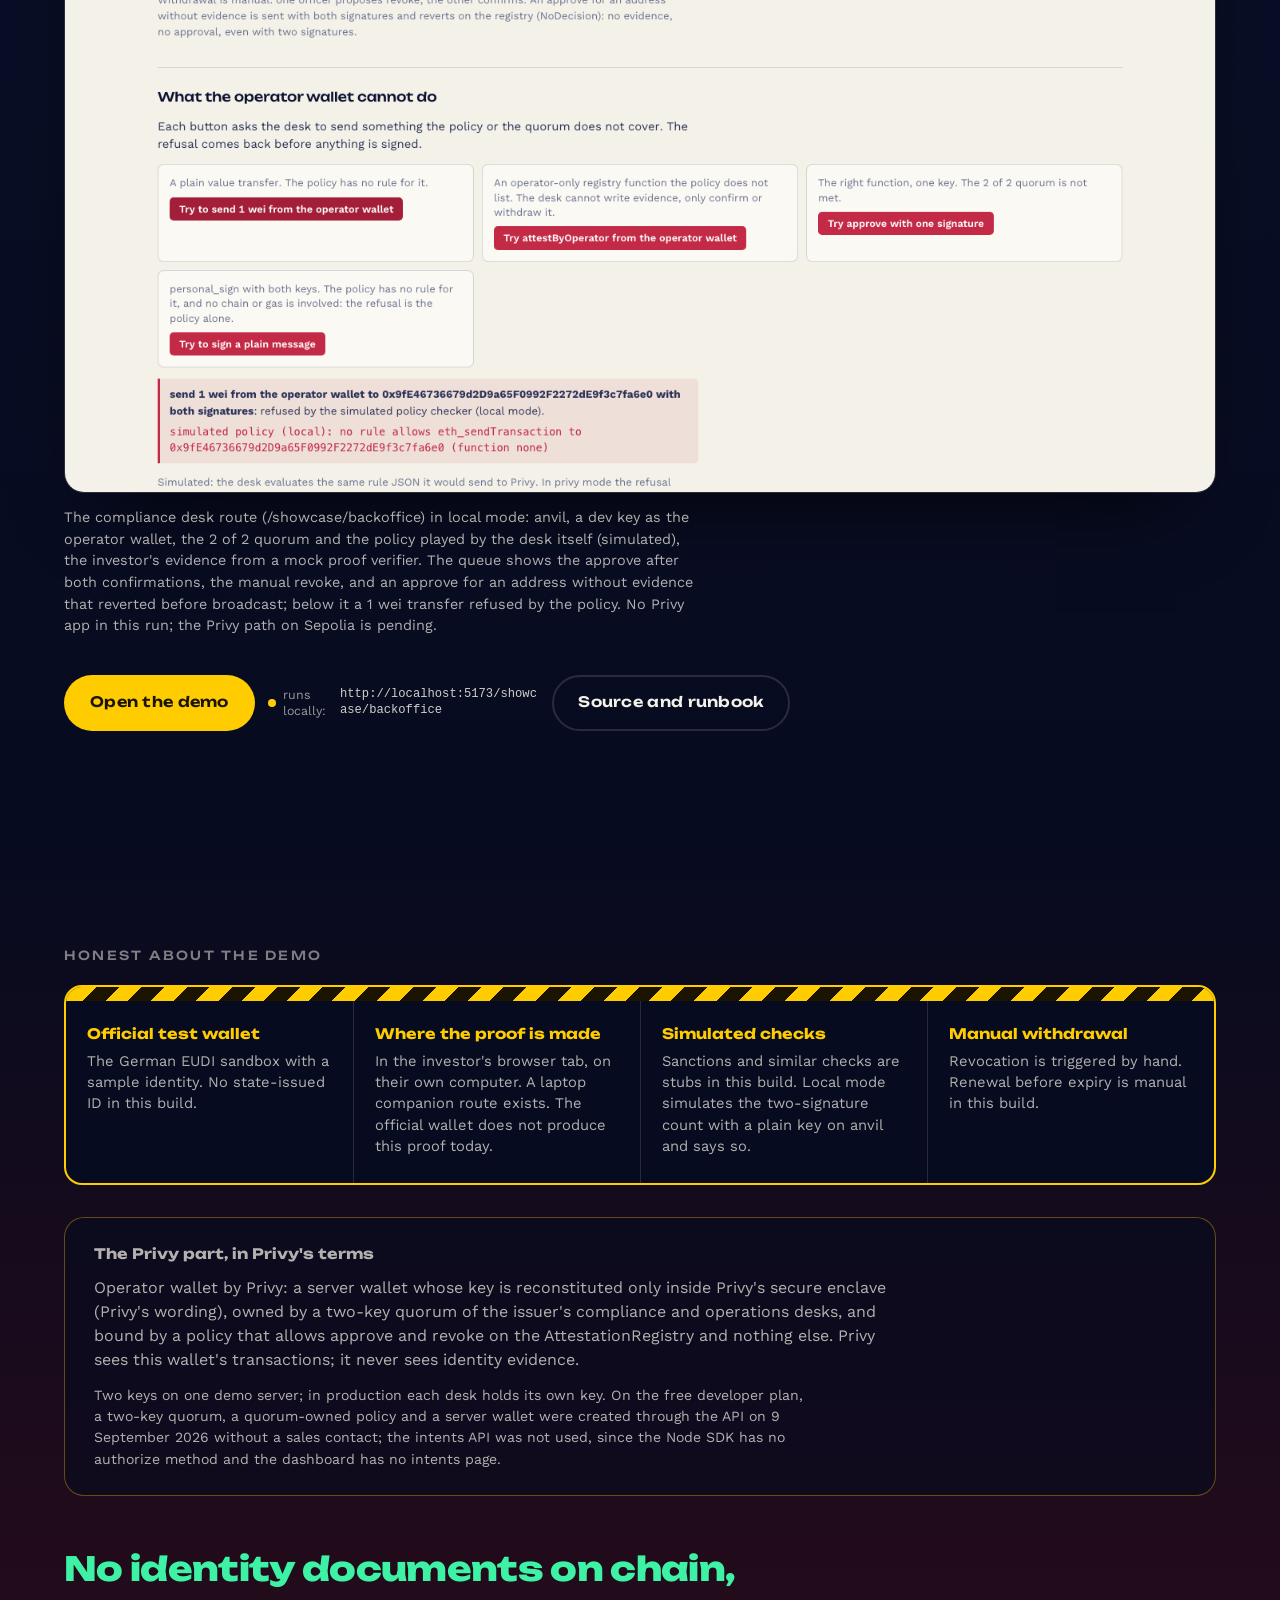
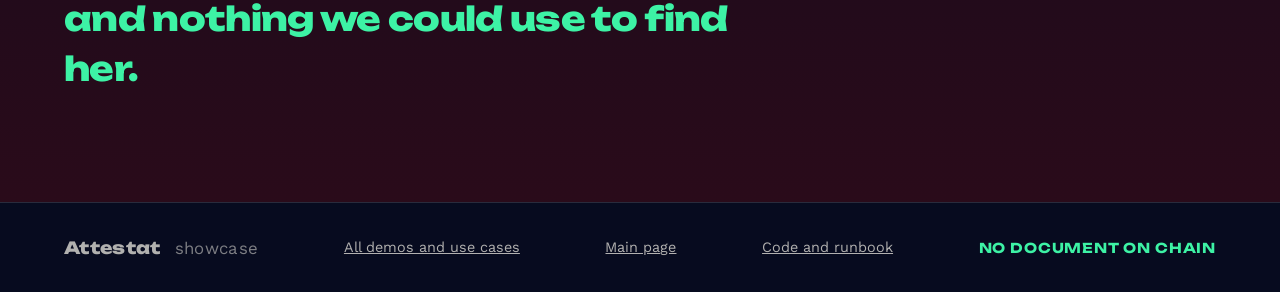
<file: showcase/backoffice/index.html>
<!DOCTYPE html>
<html lang="en">
<head>
<meta charset="utf-8">
<meta name="viewport" content="width=device-width, initial-scale=1">
<title>Attestat showcase: the document-blind compliance desk</title>
<meta name="description" content="A fund issuer's compliance desk approves and withdraws investor wallets under a four-eyes rule, with no desk member holding an identity document or a free-signing key. Built on Attestat with a Privy server wallet owned by a two-key quorum.">
<meta property="og:type" content="website">
<meta property="og:site_name" content="Attestat">
<meta property="og:title" content="Attestat showcase: the document-blind compliance desk">
<meta property="og:description" content="Approve the wallet. Never hold the file. Four-eyes approval and revocation on the AttestationRegistry through a Privy operator wallet bound by policy.">
<link rel="stylesheet" href="../../style.css">
<link rel="stylesheet" href="style.css">
</head>
<body>

<header class="top">
  <a class="brand" href="../../index.html">Attestat</a>
  <nav class="topnav" aria-label="Sections">
    <a href="#who">Who</a>
    <a href="#why">Why not before</a>
    <a href="#how">How it works</a>
    <a href="#chain">The chain</a>
    <a href="#demo">Demo</a>
    <a href="#honest">Honest</a>
    <a href="../index.html">Gallery</a>
  </nav>
</header>

<main id="top">

<!-- HERO -->
<section class="scene hero bo-hero" id="hero">
  <div class="hero-inner">
    <p class="eyebrow">Showcase <span class="dot"></span> Back office <span class="dot"></span> Built on Attestat</p>
    <h1 class="hook">Approve the wallet. <em>Never hold</em> the file.</h1>
    <p class="lede">A fund issuer's compliance desk approves and withdraws investor wallets under a four-eyes rule. Nobody at the desk holds an identity document, and nobody holds a key that can sign freely. The investor's EUDI evidence is already proven on chain, the registry refuses any approval without it, and the operator wallet can do exactly two things: approve and revoke.</p>
    <div class="cta-row">
      <a class="btn btn-primary" href="http://localhost:5173/showcase/backoffice" data-app-path="/showcase/backoffice">Open the demo</a>
      <a class="btn btn-ghost" href="#how">How it works</a>
    </div>
  </div>

  <div class="flow reveal in" aria-label="The flow: the test wallet presents, the browser proves, the chain records evidence, two keys approve, the chain records approval">
    <div class="node n1" style="--d:.2s">
      <div class="node-icon">
        <svg viewBox="0 0 48 48" aria-hidden="true"><rect x="13" y="4" width="22" height="40" rx="5"/><rect x="16" y="9" width="16" height="26" rx="2" class="fill"/><circle cx="24" cy="40" r="1.6" class="fill"/></svg>
      </div>
      <p class="node-name">Test wallet</p>
      <p class="node-sub">presents three fields</p>
    </div>
    <div class="wire w1" style="--d:.9s"><i></i></div>
    <div class="node n2" style="--d:1.7s">
      <div class="node-icon">
        <svg viewBox="0 0 48 48" aria-hidden="true"><path d="M6 12h36v24H6z"/><path d="M6 36l10-10 8 8 6-6 12 8" class="stroke"/><path d="M18 12v-4h12v4" class="stroke"/></svg>
      </div>
      <p class="node-name">Browser tab</p>
      <p class="node-sub">makes the proof</p>
    </div>
    <div class="wire w2" style="--d:2.4s"><i></i></div>
    <div class="node n3" style="--d:3.2s">
      <div class="node-icon">
        <svg viewBox="0 0 48 48" aria-hidden="true"><rect x="6" y="8" width="36" height="9" rx="2"/><rect x="6" y="20" width="36" height="9" rx="2"/><rect x="6" y="32" width="36" height="9" rx="2"/></svg>
      </div>
      <p class="node-name">Registry</p>
      <p class="node-sub">Attested, no approval</p>
    </div>
    <div class="wire w3" style="--d:3.9s"><i></i></div>
    <div class="node n4 desk" style="--d:4.7s">
      <div class="lock" aria-hidden="true">
        <svg class="shackle" viewBox="0 0 60 34"><path d="M14 34V20a16 16 0 0 1 32 0v14" fill="none" stroke-width="7" stroke-linecap="round"/></svg>
        <div class="plate">
          <span class="keyhole k1" style="--d:5.4s"><svg viewBox="0 0 12 38" aria-hidden="true"><circle cx="6" cy="6" r="5.5"/><rect x="4" y="9" width="4" height="27" rx="1"/><rect x="8" y="26" width="4" height="3"/><rect x="8" y="31" width="3" height="3"/></svg></span>
          <span class="keyhole k2" style="--d:6.3s"><svg viewBox="0 0 12 38" aria-hidden="true"><circle cx="6" cy="6" r="5.5"/><rect x="4" y="9" width="4" height="27" rx="1"/><rect x="8" y="26" width="4" height="3"/><rect x="8" y="31" width="3" height="3"/></svg></span>
        </div>
      </div>
      <p class="node-name">Compliance desk</p>
      <p class="node-sub">two keys, one Privy wallet</p>
    </div>
    <div class="wire w4" style="--d:7.2s"><i></i></div>
    <div class="node n5" style="--d:7.9s">
      <div class="node-icon good">
        <svg viewBox="0 0 48 48" aria-hidden="true"><rect x="6" y="8" width="36" height="9" rx="2"/><rect x="6" y="20" width="36" height="9" rx="2"/><rect x="6" y="32" width="36" height="9" rx="2"/></svg>
      </div>
      <p class="node-name">Registry</p>
      <p class="node-sub">Approved</p>
    </div>
    <div class="not-here" aria-hidden="true">
      <span class="passport"></span>
      <span>no document on this wire</span>
    </div>
  </div>
  <div class="scroll-hint" aria-hidden="true"><span></span></div>
</section>

<!-- WHO -->
<section class="scene s-who" id="who">
  <div class="wrap two-col">
    <div class="col-text">
      <p class="label reveal">Who buys, who uses</p>
      <h2 class="display reveal">The issuer that already <span class="blue">owns the gate</span>.</h2>
      <p class="body reveal">A fund issuer, transfer agent or launchpad gates its token behind an allowlist today. That gate is a liability it already runs: an allowlist key, an operations team, and a compliance file that both must touch. It pays for control over the gate, not for a money flow. No money moves through the operator wallet, by design.</p>
      <p class="kicker reveal">This desk sees an address and its evidence. The issuer's compliance file stays with the issuer.</p>
    </div>
    <div class="col-art reveal">
      <div class="desks">
        <article class="desk-card">
          <span class="desk-key" aria-hidden="true"></span>
          <h3>Compliance desk</h3>
          <p>Decides that an address with evidence may hold the instrument. Holds one P-256 authorization key. Cannot revoke alone, cannot send.</p>
        </article>
        <article class="desk-card ops">
          <span class="desk-key" aria-hidden="true"></span>
          <h3>Operations desk</h3>
          <p>Co-signs approvals. Can withdraw an address alone in an emergency, until a rotation date. Holds one P-256 authorization key.</p>
        </article>
        <p class="desks-foot">Neither desk holds the operator's private key. Privy's enclave holds it, and the wallet is owned by the two keys together.</p>
      </div>
    </div>
  </div>
</section>

<!-- WHY NOT BEFORE -->
<section class="scene s-why" id="why">
  <div class="wrap">
    <p class="label reveal">Otherwise not possible</p>
    <h2 class="display reveal">Today, approving an address is an act of <span class="coral">document custody</span>.</h2>
    <ol class="reasons">
      <li class="reveal">
        <p>An address carries nothing, so the person who approves it must be the person who has seen the file, and the key that writes the allowlist sits with that person or with a multisig of such people.</p>
        <span class="src">Source: the product-pitch-legal memo cited in the Attestat product page, and a count of zero live gated products that accept an external attestation without a contract (live-gated-products memo).</span>
      </li>
      <li class="reveal">
        <p>With the evidence proven on chain and bound to the address, the approval act needs only the address, the evidence bits and the issuer's own record reference. The registry refuses to approve anything else: attestWithProof is permissionless and never approves, approve is operator-only and reverts NoDecision when no evidence exists.</p>
        <span class="src">Source: contracts/src/AttestationRegistry.sol, lines 114 to 121, and contracts/test/Nachweis.t.sol in the nachweis-app repository.</span>
      </li>
      <li class="reveal">
        <p>A plain multisig would still let a majority of its keys mint, move funds or change verifiers. Privy's policy is enforced inside the enclave before signing, and denies by default, so the desk wallet cannot be talked into anything but approve and revoke, even by both of its own keys.</p>
        <span class="src">Source: Privy documentation, controls/policies/overview ("Defaults to DENY if no rules resolve"), fetched 2026-09-09.</span>
      </li>
    </ol>
  </div>
</section>

<!-- HOW IT WORKS -->
<section class="scene s-how" id="how">
  <div class="wrap">
    <p class="label reveal">How it works</p>
    <h2 class="display reveal">Evidence, <span class="yellow">then two keys</span>.</h2>
    <p class="body reveal">Seven beats. Three of them are refusals, because a desk is defined by what it cannot do.</p>

    <ol class="stepper reveal">
      <li class="st">
        <span class="st-n">1</span>
        <h3>Presentation</h3>
        <p>The investor's official test wallet answers the issuer's registered request with three fields: given name, family name, over 18. Sample identity. The names stay in the browser tab, not with the issuer, not on chain.</p>
      </li>
      <li class="st">
        <span class="st-n">2</span>
        <h3>Zero-knowledge proof</h3>
        <p>The investor's browser tab proves the statement on their own computer and the bridge sends attestWithProof. The chain records evidence: policy, bits, tier, expiry. Nobody is approved yet.</p>
      </li>
      <li class="st privy">
        <span class="st-n">3</span>
        <h3>An intent, raised from the chain</h3>
        <p>The back-office service watches the registry's Attested event and proposes an approve intent on the Privy operator wallet. The intent sits at zero of two.</p>
      </li>
      <li class="st privy">
        <span class="st-n">4</span>
        <h3>Two authorizations</h3>
        <p>Compliance authorizes with its key: one of two. Operations authorizes with its key: two of two. Privy executes the transaction from the enclave and the registry emits Approved. The fund token and the permissioned pool open on the same record.</p>
      </li>
      <li class="st refuse">
        <span class="st-n">5</span>
        <h3>Refused by policy</h3>
        <p>Someone tries to send 0.01 ETH from the operator wallet. The policy allows approve and revoke on the registry and nothing else, so Privy refuses before anything is signed.</p>
      </li>
      <li class="st refuse">
        <span class="st-n">6</span>
        <h3>Refused by evidence</h3>
        <p>Both desks authorize an approval for a stranger address that never brought evidence. The transaction reverts with NoDecision and the intent ends as failed. Two signatures are not enough without evidence.</p>
      </li>
      <li class="st refuse">
        <span class="st-n">7</span>
        <h3>Emergency revoke</h3>
        <p>Operations alone signs revoke under its time-bound emergency policy. The registry emits Revoked, the fund token refuses the next subscription, the pool checker returns no permission. Manual withdrawal, by hand.</p>
      </li>
    </ol>
  </div>
</section>

<!-- WHAT THE CHAIN SEES -->
<section class="scene s-chain" id="chain">
  <div class="wrap two-col">
    <div class="col-text">
      <p class="label reveal">What the chain sees</p>
      <h2 class="display reveal">One record per address. <span class="mint">No name</span> in it.</h2>
      <p class="body reveal">The registry stores one Decision per address and policy. The operator wallet can flip the approval flag and the revoked flag. It cannot write a name, because there is no field for one.</p>
      <p class="kicker reveal">No identity documents on chain, and nothing we could use to find her.</p>
    </div>
    <div class="col-art reveal">
      <div class="struct">
        <div class="struct-head"><span>struct Decision</span><span>sample values</span></div>
        <div class="f"><span>policyId</span><b>0x9c02…e7b8</b></div>
        <div class="f"><span>bits</span><b>evidence 1, over18 1</b></div>
        <div class="f"><span>tier</span><b>1</b></div>
        <div class="f"><span>expiry</span><b>2026-10-07</b></div>
        <div class="f"><span>statusRef</span><b>0x51ab…03fe</b></div>
        <div class="f"><span>revoked</span><b>false</b></div>
        <div class="struct-head sub"><span>set by the desk</span><span></span></div>
        <div class="f on"><span>approved[subject][policyId]</span><b>true</b></div>
        <div class="f on"><span>Approved.operator</span><b>the Privy wallet address</b></div>
        <div class="struct-head sub"><span>not present</span><span></span></div>
        <div class="f off"><span>given name, family name</span><b>no field</b></div>
        <div class="f off"><span>document</span><b>no field</b></div>
      </div>
    </div>
  </div>
</section>

<!-- DEMO -->
<section class="scene s-desk" id="demo">
  <div class="wrap">
    <p class="label reveal">The demo</p>
    <h2 class="display reveal">Sit at the <span class="blue">desk</span>.</h2>
    <p class="body reveal">Approve one investor with two keys, then try the three things the desk cannot do.</p>
    <p class="demo-disclaimer reveal">Scripted walkthrough with sample data. This panel replays a fixed sequence in your browser and touches no wallet, no server and no chain. The working demo is the route <code>/showcase/backoffice</code> in the product app, run locally on anvil or against a Privy app on Sepolia.</p>

    <div class="deskapp reveal" id="deskapp">
      <div class="steps" role="group" aria-label="Desk steps">
        <button class="step" data-step="evidence" type="button"><span class="n">1</span>Evidence arrives</button>
        <button class="step" data-step="comp" type="button" disabled><span class="n">2</span>Compliance authorizes</button>
        <button class="step" data-step="ops" type="button" disabled><span class="n">3</span>Operations authorizes</button>
        <button class="step step-refuse" data-step="probe" type="button" disabled><span class="n">4</span>Try to send ETH</button>
        <button class="step step-refuse" data-step="stranger" type="button" disabled><span class="n">5</span>Approve a stranger</button>
        <button class="step step-revoke" data-step="revoke" type="button" disabled><span class="n">6</span>Emergency revoke</button>
        <button class="step step-reset" data-step="reset" type="button">Reset</button>
      </div>

      <div class="desk-grid">
        <section class="dpane wallet" aria-labelledby="dp-wallet">
          <h3 id="dp-wallet">Operator wallet</h3>
          <div class="wallet-card">
            <div class="wrow"><span>address</span><b>0x5e1d…9a4c</b></div>
            <div class="wrow"><span>owner</span><b>key quorum, 2 of 2</b></div>
            <div class="wrow"><span>policy</span><b>Registry operator</b></div>
            <div class="wrow"><span>emergency signer</span><b>operations, revoke only, until 2026-12-31</b></div>
          </div>
          <div class="fence" id="fence">
            <p class="fence-title">What the policy allows</p>
            <span class="allow">approve(subject, policyId)</span>
            <span class="allow">revoke(subject, policyId)</span>
            <span class="deny">everything else: denied by default</span>
          </div>
          <div class="roles" role="group" aria-label="Signing as">
            <span class="roles-label">signing as</span>
            <span class="role comp" id="role-comp">Compliance</span>
            <span class="role ops" id="role-ops">Operations</span>
          </div>
        </section>

        <section class="dpane intents" aria-labelledby="dp-intents">
          <h3 id="dp-intents">Intents</h3>
          <div class="pane-body" id="intent-list" aria-live="polite">
            <p class="empty">Waiting for evidence. The service watches the registry's Attested event.</p>
          </div>
        </section>

        <section class="dpane chain" aria-labelledby="dp-chain">
          <h3 id="dp-chain">Chain</h3>
          <div class="pane-body" id="chain-log" aria-live="polite">
            <p class="empty">Public. Anyone can read this pane.</p>
          </div>
          <div class="doors-mini" id="doors-mini">
            <div class="mini-door" data-door="fund"><span class="leaf"></span><span class="tag">Fund</span><span class="state">closed</span></div>
            <div class="mini-door" data-door="pool"><span class="leaf"></span><span class="tag">Pool</span><span class="state">closed</span></div>
          </div>
        </section>
      </div>
      <p class="demo-note" id="demo-note">Step 1: the investor's proof lands on chain as evidence.</p>
    </div>

    <figure class="shot reveal">
      <img class="shot-img" src="demo.png" alt="The compliance desk route on a local run: the queue with the approve confirmed by both officers, the revoke, a reverted approve for an address without evidence, and a 1 wei transfer refused by the simulated policy" width="1440" height="1250" loading="lazy">
      <figcaption>The compliance desk route (/showcase/backoffice) in local mode: anvil, a dev key as the operator wallet, the 2 of 2 quorum and the policy played by the desk itself (simulated), the investor's evidence from a mock proof verifier. The queue shows the approve after both confirmations, the manual revoke, and an approve for an address without evidence that reverted before broadcast; below it a 1 wei transfer refused by the policy. No Privy app in this run; the Privy path on Sepolia is pending.</figcaption>
    </figure>

    <div class="cta-row reveal">
      <a class="btn btn-primary" href="http://localhost:5173/showcase/backoffice" data-app-path="/showcase/backoffice">Open the demo</a>
      <a class="btn btn-ghost" href="https://github.com/devdotbo/nachweis-app">Source and runbook</a>
    </div>
  </div>
</section>

<!-- HONEST -->
<section class="scene s-honest bo-honest" id="honest">
  <div class="wrap">
    <p class="label reveal">Honest about the demo</p>
    <ul class="honest-strip reveal">
      <li><b>Official test wallet</b>The German EUDI sandbox with a sample identity. No state-issued ID in this build.</li>
      <li><b>Where the proof is made</b>In the investor's browser tab, on their own computer. A laptop companion route exists. The official wallet does not produce this proof today.</li>
      <li><b>Simulated checks</b>Sanctions and similar checks are stubs in this build. Local mode simulates the two-signature count with a plain key on anvil and says so.</li>
      <li><b>Manual withdrawal</b>Revocation is triggered by hand. Renewal before expiry is manual in this build.</li>
    </ul>
    <div class="privy-box reveal">
      <p class="privy-title">The Privy part, in Privy's terms</p>
      <p>Operator wallet by Privy: a server wallet whose key is reconstituted only inside Privy's secure enclave (Privy's wording), owned by a two-key quorum of the issuer's compliance and operations desks, and bound by a policy that allows approve and revoke on the AttestationRegistry and nothing else. Privy sees this wallet's transactions; it never sees identity evidence.</p>
      <p class="privy-small">Two keys on one demo server; in production each desk holds its own key. On the free developer plan, a two-key quorum, a quorum-owned policy and a server wallet were created through the API on 9 September 2026 without a sales contact; the intents API was not used, since the Node SDK has no authorize method and the dashboard has no intents page.</p>
    </div>
    <p class="closing reveal">No identity documents on chain, and nothing we could use to find her.</p>
  </div>
</section>

</main>

<footer class="foot">
  <span class="brand">Attestat <span class="foot-domain">showcase</span></span>
  <a href="../index.html">All demos and use cases</a>
  <a href="../../index.html">Main page</a>
  <a href="https://github.com/devdotbo/nachweis-app">Code and runbook</a>
  <span class="foot-tag">no document on chain</span>
</footer>

<script src="../links.js"></script>
<script src="desk.js"></script>
</body>
</html>
</file>
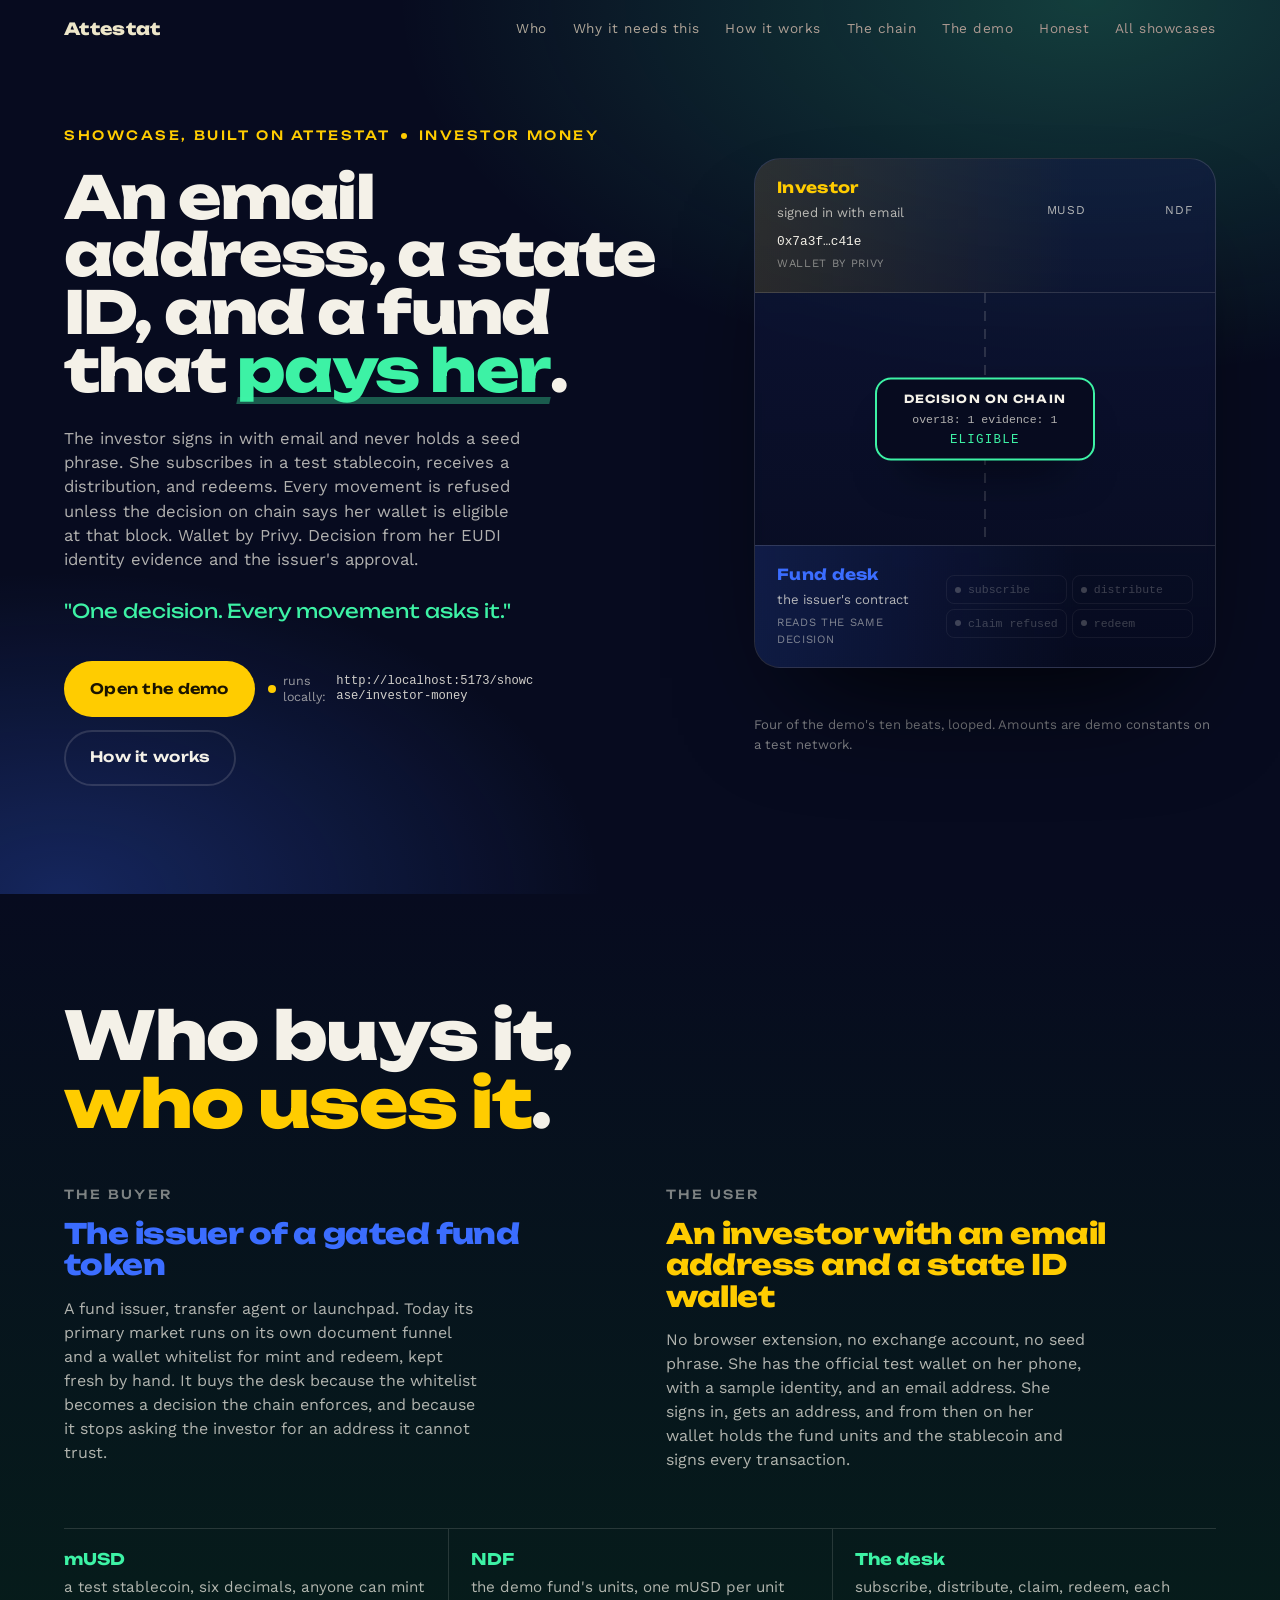
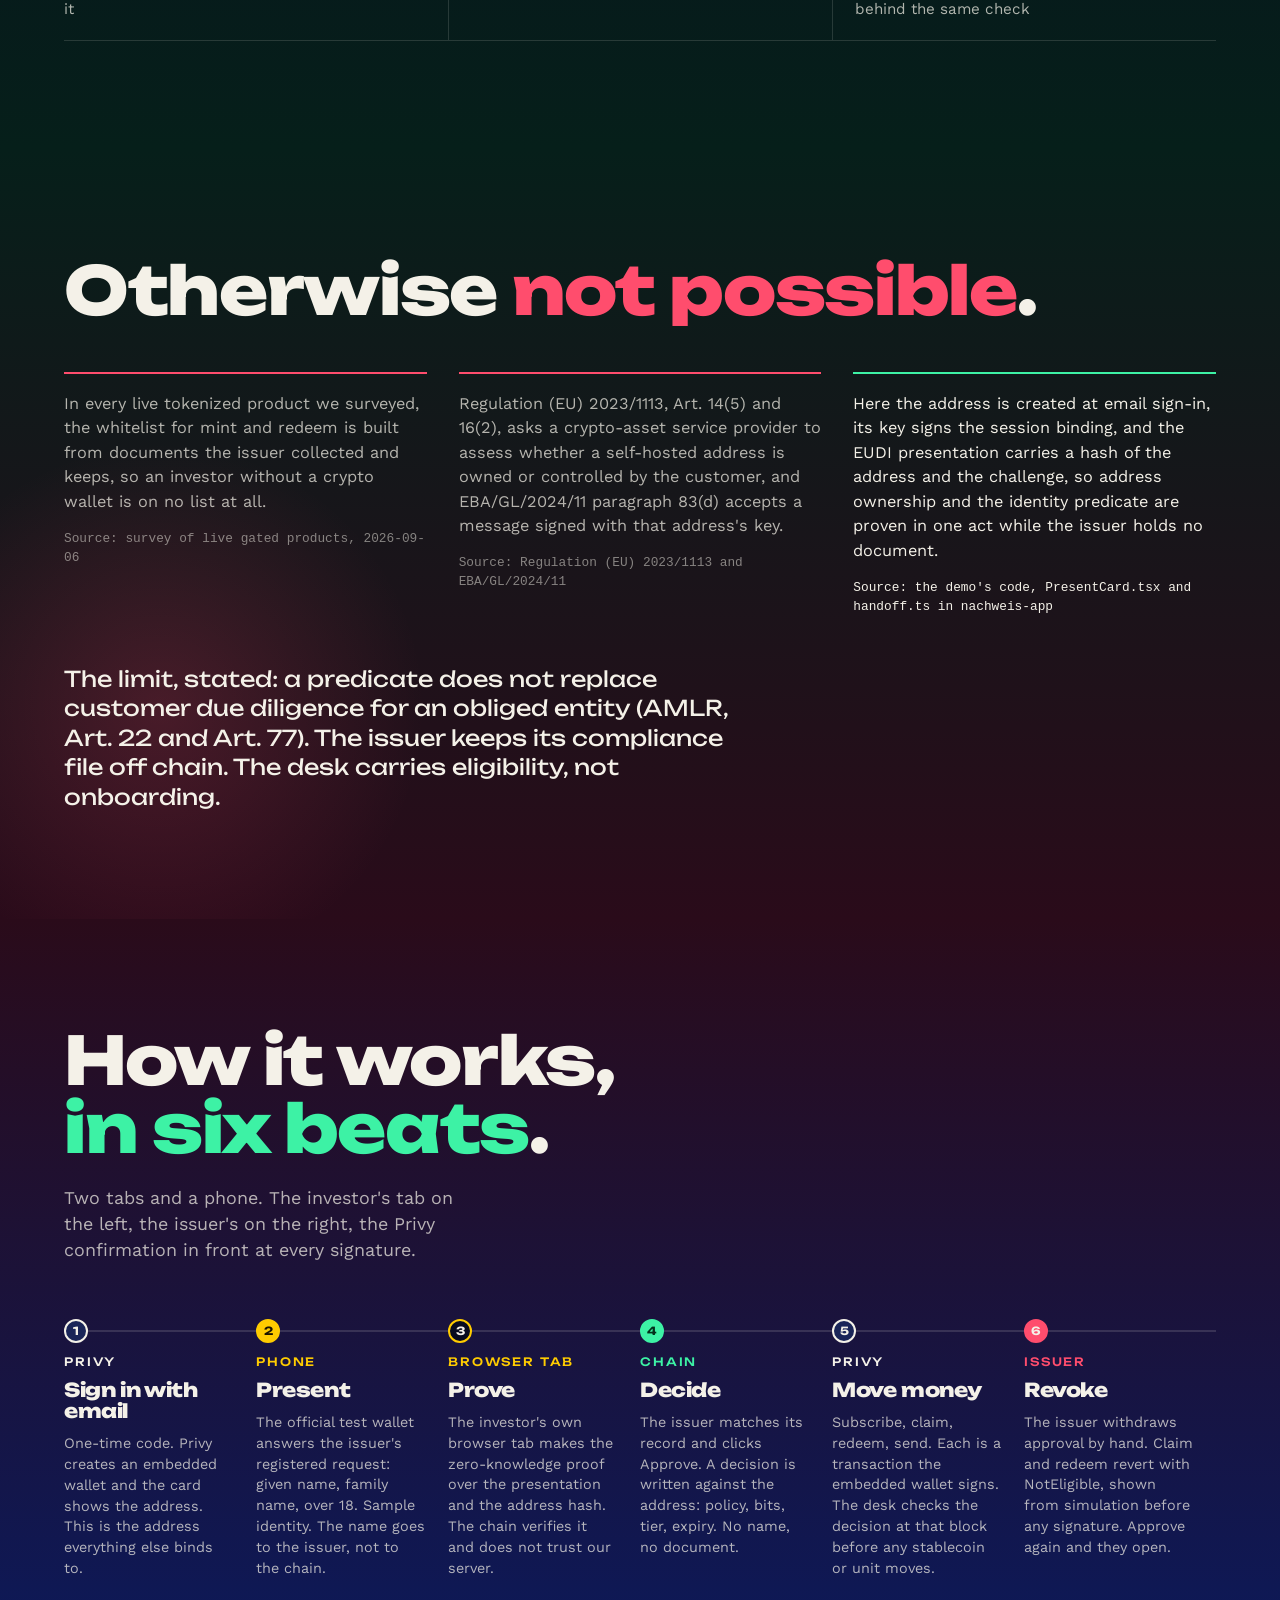
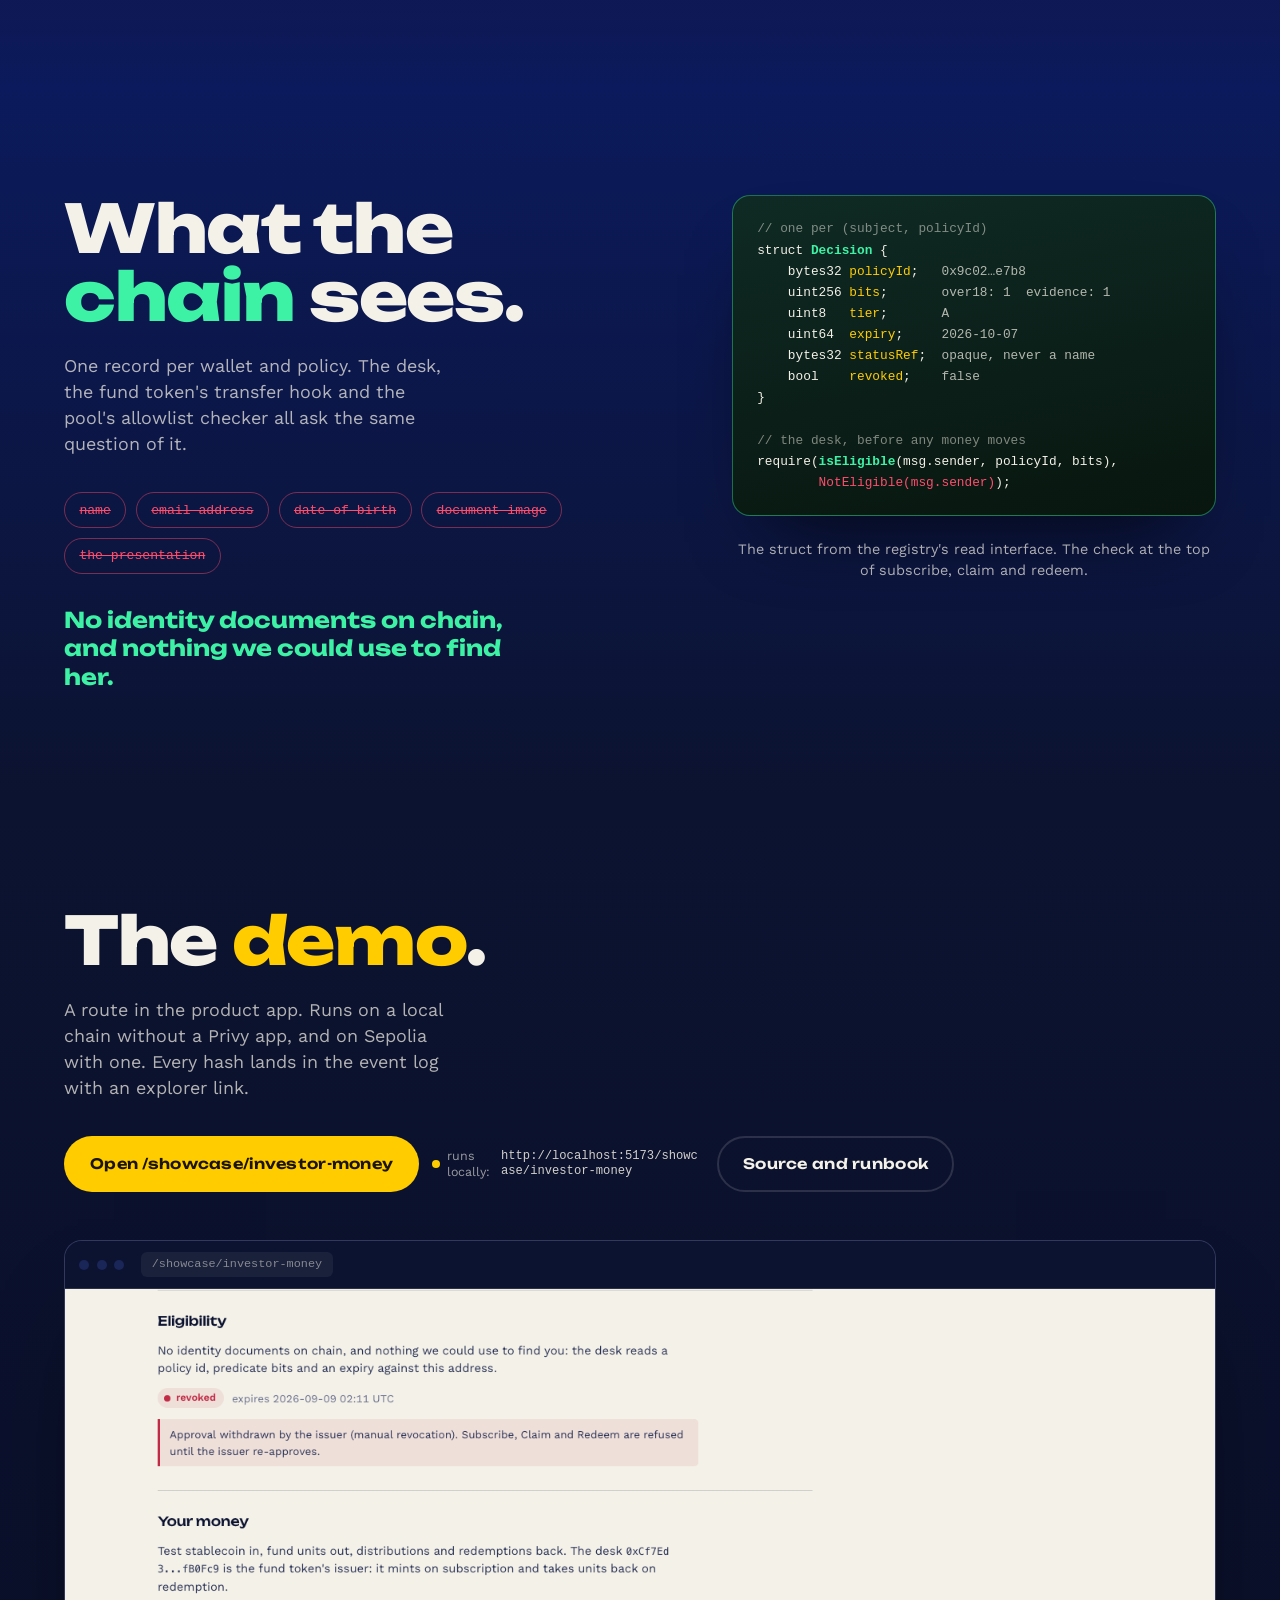
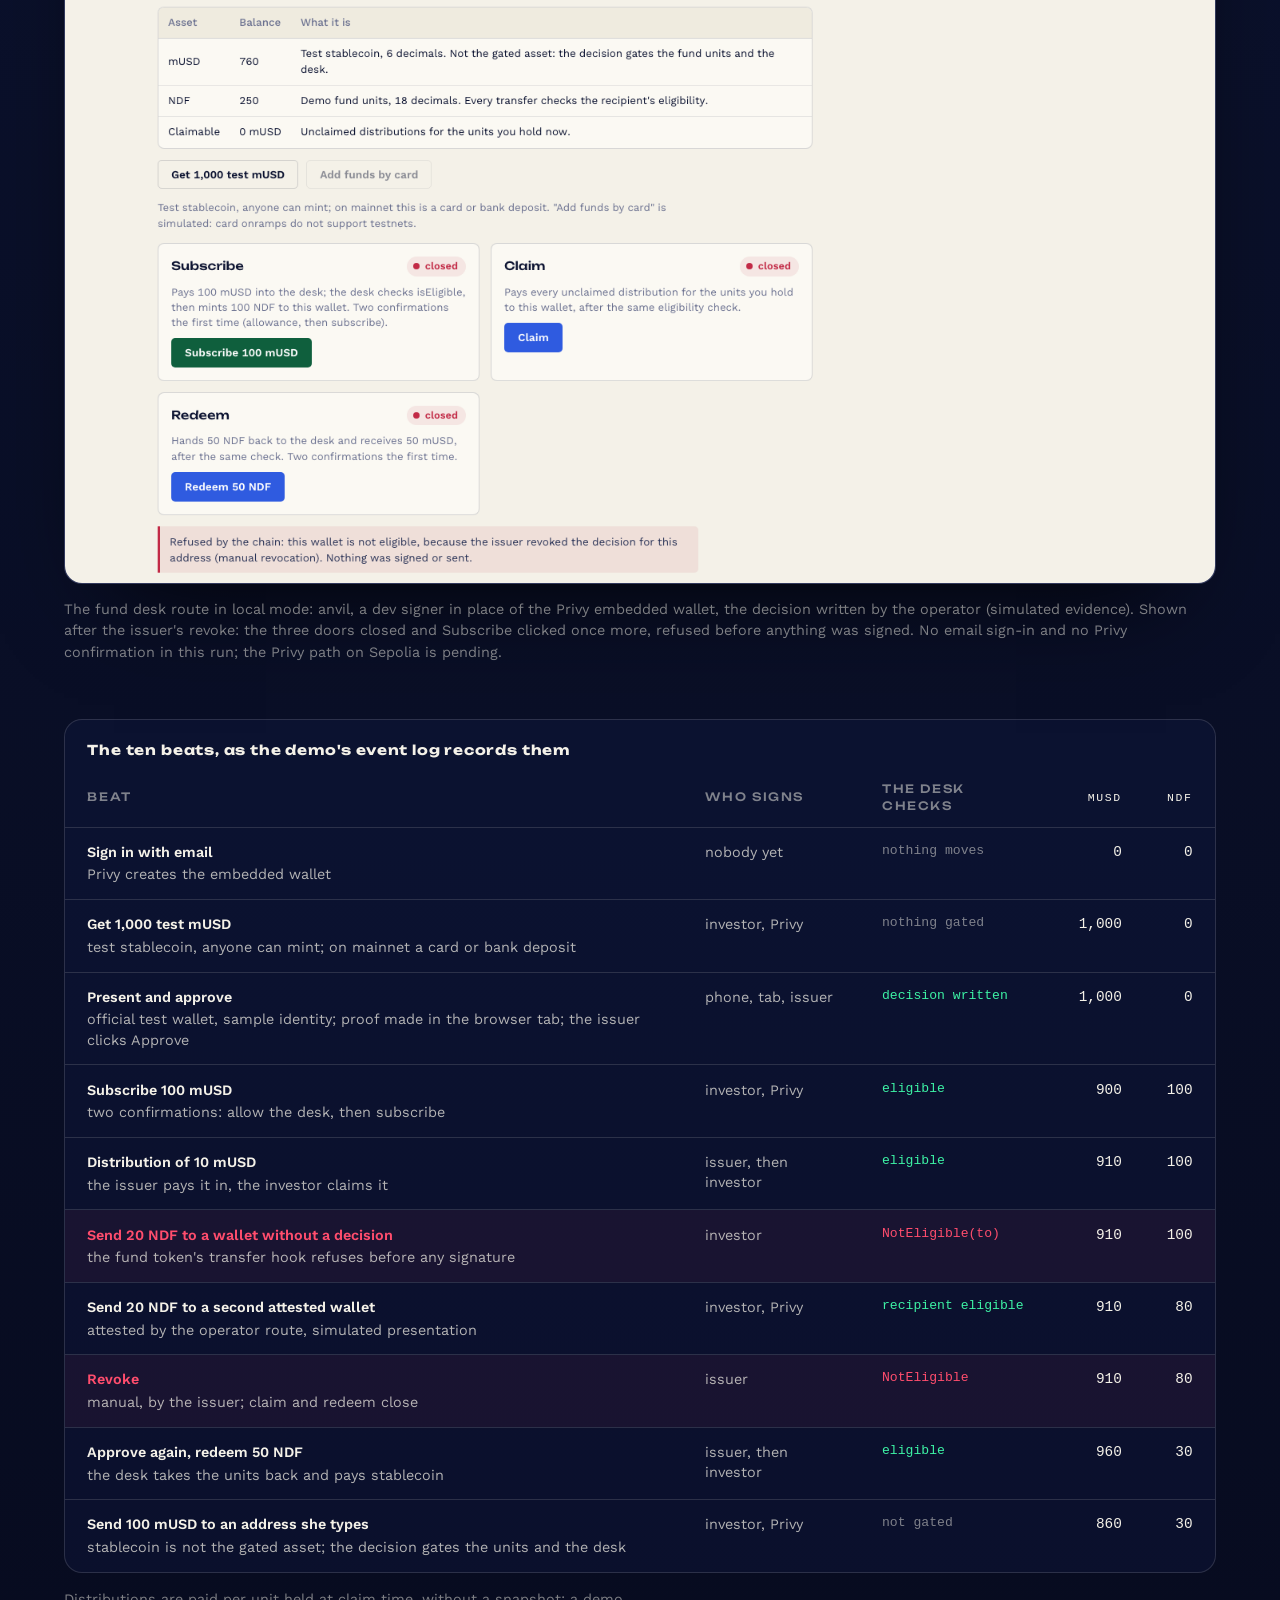
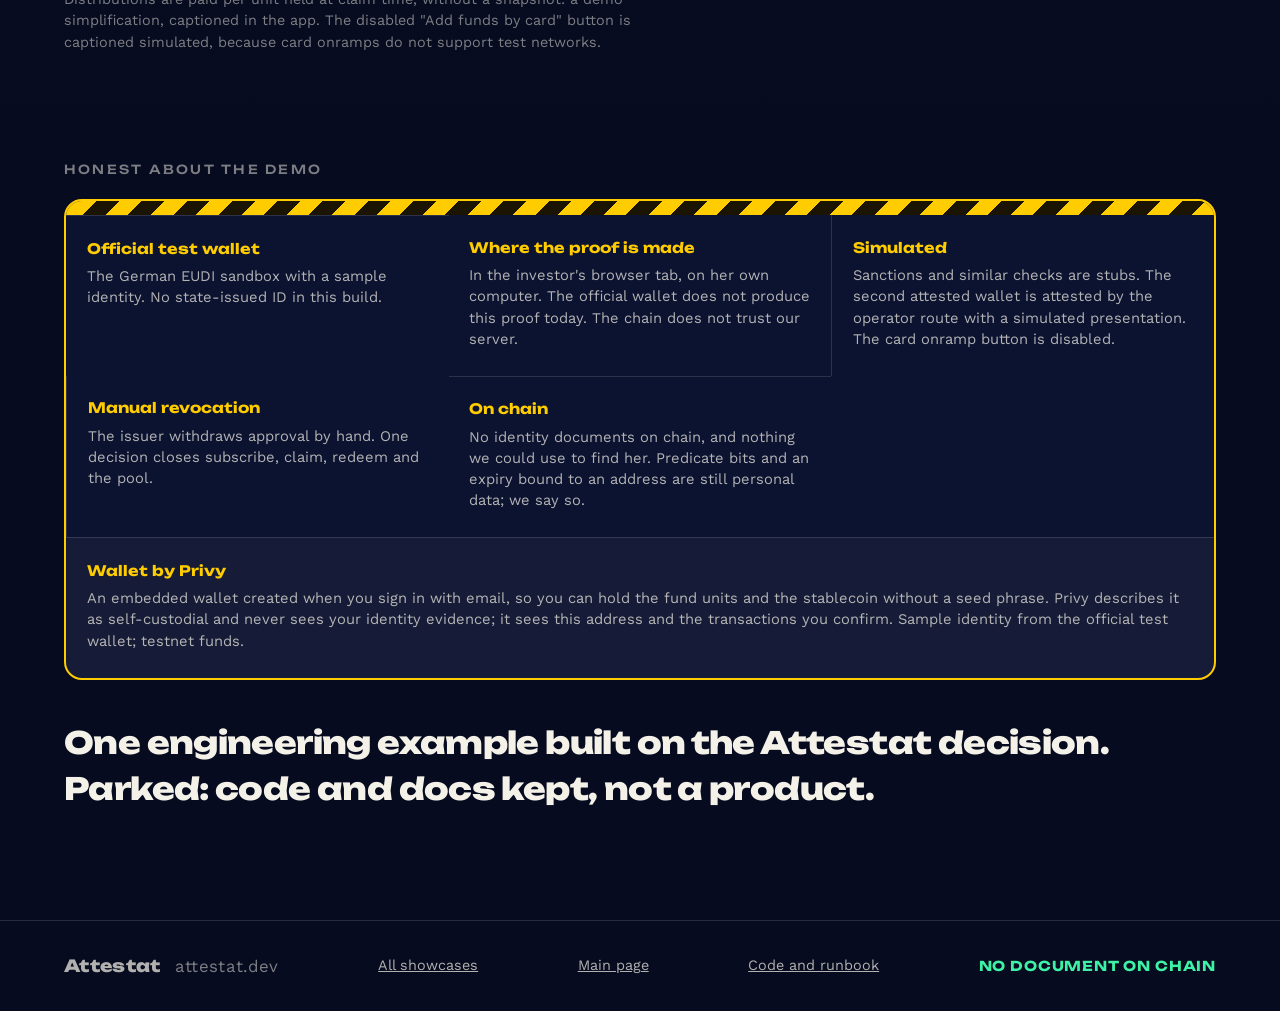
<file: showcase/investor-money/index.html>
<!DOCTYPE html>
<html lang="en">
<head>
<meta charset="utf-8">
<meta name="viewport" content="width=device-width, initial-scale=1">
<title>Investor money, a showcase built on Attestat</title>
<meta name="description" content="A fund issuer takes stablecoin subscriptions, pays distributions and redemptions to an investor who signed in with email and never held a seed phrase. Every movement is gated by one on-chain decision. Wallet by Privy. A demo built on Attestat.">
<meta property="og:type" content="website">
<meta property="og:site_name" content="Attestat">
<meta property="og:title" content="Investor money: an email address, a state ID, and a fund that pays her">
<meta property="og:description" content="Subscribe, receive a distribution, redeem. Every movement of money is refused unless the decision on chain says the wallet is eligible at that block. Wallet by Privy. A demo built on Attestat.">
<meta property="og:url" content="https://attestat.dev/showcase/investor-money/">
<meta name="twitter:card" content="summary">
<link rel="canonical" href="https://attestat.dev/showcase/investor-money/">
<link rel="stylesheet" href="../../style.css">
<link rel="stylesheet" href="style.css">
</head>
<body>

<header class="top">
  <a class="brand" href="../../index.html">Attestat</a>
  <nav class="topnav" aria-label="Sections">
    <a href="#who">Who</a>
    <a href="#why">Why it needs this</a>
    <a href="#how">How it works</a>
    <a href="#chain">The chain</a>
    <a href="#demo">The demo</a>
    <a href="#honest">Honest</a>
    <a href="../index.html">All showcases</a>
  </nav>
</header>

<main id="top">

<!-- HERO -->
<section class="scene hero-money" id="hero">
  <div class="wrap hero-grid">
    <div class="hero-text">
    <p class="eyebrow">Showcase, built on Attestat <span class="dot"></span> Investor money</p>
    <h1 class="hook">An email address, a state ID, and a fund that <em>pays her</em>.</h1>
    <p class="lede">The investor signs in with email and never holds a seed phrase. She subscribes in a test stablecoin, receives a distribution, and redeems. Every movement is refused unless the decision on chain says her wallet is eligible at that block. Wallet by Privy. Decision from her EUDI identity evidence and the issuer's approval.</p>
    <p class="spoken">"One decision. Every movement asks it."</p>
    <div class="cta-row">
      <a class="btn btn-primary" href="http://localhost:5173/showcase/investor-money" data-app-path="/showcase/investor-money">Open the demo</a>
      <a class="btn btn-ghost" href="#how">How it works</a>
    </div>
    </div>

    <div class="rail-stage">
      <div class="rail" aria-hidden="true">
        <div class="node node-investor">
          <span class="node-title">Investor</span>
          <span class="node-sub">signed in with email</span>
          <span class="addr">0x7a3f…c41e</span>
          <span class="node-by">wallet by Privy</span>
          <div class="bals">
            <div class="bal"><span>mUSD</span><span class="num n-musd"><i>1,000</i><i>900</i><i>910</i><i>960</i></span></div>
            <div class="bal"><span>NDF</span><span class="num n-ndf"><i>0</i><i>100</i><i>50</i></span></div>
          </div>
        </div>

        <div class="track">
          <div class="gate">
            <span class="gate-title">Decision on chain</span>
            <span class="gate-bits">over18: 1 evidence: 1</span>
            <span class="gate-state"><i class="ok">eligible</i><i class="no">revoked</i></span>
          </div>
          <div class="coin c-sub">100 mUSD</div>
          <div class="coin c-units">100 NDF</div>
          <div class="coin c-dist">10 mUSD</div>
          <div class="coin c-claim"><span class="a">claim</span><span class="b">NotEligible</span></div>
          <div class="coin c-redeem">50 NDF</div>
          <div class="coin c-pay">50 mUSD</div>
        </div>

        <div class="node node-desk">
          <span class="node-title">Fund desk</span>
          <span class="node-sub">the issuer's contract</span>
          <ul class="desk-log">
            <li class="l-sub">subscribe</li>
            <li class="l-dist">distribute</li>
            <li class="l-claim">claim refused</li>
            <li class="l-redeem">redeem</li>
          </ul>
          <span class="node-by">reads the same decision</span>
        </div>
      </div>
      <p class="rail-cap">
        <span class="ph ph-0">Signed in. Test stablecoin in the wallet.</span>
        <span class="ph ph-1">Subscribe: 100 mUSD in, 100 NDF fund units out.</span>
        <span class="ph ph-2">Distribution: 10 mUSD claimed by the eligible wallet.</span>
        <span class="ph ph-3">Revoked by the issuer, by hand: the claim is refused.</span>
        <span class="ph ph-4">Approved again: 50 NDF redeemed for 50 mUSD.</span>
      </p>
      <p class="rail-note">Four of the demo's ten beats, looped. Amounts are demo constants on a test network.</p>
    </div>
  </div>
</section>

<!-- WHO -->
<section class="scene s-who" id="who">
  <div class="wrap">
    <h2 class="display reveal">Who buys it, <span class="yellow">who uses it</span>.</h2>
    <div class="who-grid">
      <article class="who reveal">
        <h3>The buyer</h3>
        <p class="who-name">The issuer of a gated fund token</p>
        <p>A fund issuer, transfer agent or launchpad. Today its primary market runs on its own document funnel and a wallet whitelist for mint and redeem, kept fresh by hand. It buys the desk because the whitelist becomes a decision the chain enforces, and because it stops asking the investor for an address it cannot trust.</p>
      </article>
      <article class="who reveal">
        <h3>The user</h3>
        <p class="who-name">An investor with an email address and a state ID wallet</p>
        <p>No browser extension, no exchange account, no seed phrase. She has the official test wallet on her phone, with a sample identity, and an email address. She signs in, gets an address, and from then on her wallet holds the fund units and the stablecoin and signs every transaction.</p>
      </article>
    </div>
    <div class="money-strip reveal">
      <span class="ms-item"><b>mUSD</b>a test stablecoin, six decimals, anyone can mint it</span>
      <span class="ms-item"><b>NDF</b>the demo fund's units, one mUSD per unit</span>
      <span class="ms-item"><b>The desk</b>subscribe, distribute, claim, redeem, each behind the same check</span>
    </div>
  </div>
</section>

<!-- WHY -->
<section class="scene s-why" id="why">
  <div class="wrap">
    <h2 class="display reveal">Otherwise <span class="coral">not possible</span>.</h2>
    <div class="why-three">
      <article class="reveal">
        <p>In every live tokenized product we surveyed, the whitelist for mint and redeem is built from documents the issuer collected and keeps, so an investor without a crypto wallet is on no list at all.</p>
        <p class="src">Source: survey of live gated products, 2026-09-06</p>
      </article>
      <article class="reveal">
        <p>Regulation (EU) 2023/1113, Art. 14(5) and 16(2), asks a crypto-asset service provider to assess whether a self-hosted address is owned or controlled by the customer, and EBA/GL/2024/11 paragraph 83(d) accepts a message signed with that address's key.</p>
        <p class="src">Source: Regulation (EU) 2023/1113 and EBA/GL/2024/11</p>
      </article>
      <article class="reveal">
        <p>Here the address is created at email sign-in, its key signs the session binding, and the EUDI presentation carries a hash of the address and the challenge, so address ownership and the identity predicate are proven in one act while the issuer holds no document.</p>
        <p class="src">Source: the demo's code, PresentCard.tsx and handoff.ts in nachweis-app</p>
      </article>
    </div>
    <p class="limit reveal">The limit, stated: a predicate does not replace customer due diligence for an obliged entity (AMLR, Art. 22 and Art. 77). The issuer keeps its compliance file off chain. The desk carries eligibility, not onboarding.</p>
  </div>
</section>

<!-- HOW -->
<section class="scene s-how" id="how">
  <div class="wrap">
    <h2 class="display reveal">How it works, <span class="mint">in six beats</span>.</h2>
    <p class="body reveal">Two tabs and a phone. The investor's tab on the left, the issuer's on the right, the Privy confirmation in front at every signature.</p>
    <ol class="beats reveal">
      <li class="beat b-privy">
        <span class="beat-where">Privy</span>
        <span class="beat-title">Sign in with email</span>
        <p>One-time code. Privy creates an embedded wallet and the card shows the address. This is the address everything else binds to.</p>
      </li>
      <li class="beat b-phone">
        <span class="beat-where">Phone</span>
        <span class="beat-title">Present</span>
        <p>The official test wallet answers the issuer's registered request: given name, family name, over 18. Sample identity. The name goes to the issuer, not to the chain.</p>
      </li>
      <li class="beat b-tab">
        <span class="beat-where">Browser tab</span>
        <span class="beat-title">Prove</span>
        <p>The investor's own browser tab makes the zero-knowledge proof over the presentation and the address hash. The chain verifies it and does not trust our server.</p>
      </li>
      <li class="beat b-chain">
        <span class="beat-where">Chain</span>
        <span class="beat-title">Decide</span>
        <p>The issuer matches its record and clicks Approve. A decision is written against the address: policy, bits, tier, expiry. No name, no document.</p>
      </li>
      <li class="beat b-privy">
        <span class="beat-where">Privy</span>
        <span class="beat-title">Move money</span>
        <p>Subscribe, claim, redeem, send. Each is a transaction the embedded wallet signs. The desk checks the decision at that block before any stablecoin or unit moves.</p>
      </li>
      <li class="beat b-refuse">
        <span class="beat-where">Issuer</span>
        <span class="beat-title">Revoke</span>
        <p>The issuer withdraws approval by hand. Claim and redeem revert with NotEligible, shown from simulation before any signature. Approve again and they open.</p>
      </li>
    </ol>
  </div>
</section>

<!-- CHAIN -->
<section class="scene s-chain" id="chain">
  <div class="wrap two-col chain-cols">
    <div class="col-text">
      <h2 class="display reveal">What the <span class="mint">chain</span> sees.</h2>
      <p class="body reveal">One record per wallet and policy. The desk, the fund token's transfer hook and the pool's allowlist checker all ask the same question of it.</p>
      <ul class="absent reveal">
        <li><s>name</s></li>
        <li><s>email address</s></li>
        <li><s>date of birth</s></li>
        <li><s>document image</s></li>
        <li><s>the presentation</s></li>
      </ul>
      <p class="chain-line reveal">No identity documents on chain, and nothing we could use to find her.</p>
    </div>
    <div class="col-art reveal">
      <pre class="struct" aria-label="The Decision struct"><span class="c">// one per (subject, policyId)</span>
struct <b>Decision</b> {
    bytes32 <span class="f">policyId</span>;   <span class="v">0x9c02…e7b8</span>
    uint256 <span class="f">bits</span>;       <span class="v">over18: 1  evidence: 1</span>
    uint8   <span class="f">tier</span>;       <span class="v">A</span>
    uint64  <span class="f">expiry</span>;     <span class="v">2026-10-07</span>
    bytes32 <span class="f">statusRef</span>;  <span class="v">opaque, never a name</span>
    bool    <span class="f">revoked</span>;    <span class="v" id="rv">false</span>
}

<span class="c">// the desk, before any money moves</span>
require(<b>isEligible</b>(msg.sender, policyId, bits),
        <span class="err">NotEligible(msg.sender)</span>);</pre>
      <p class="art-cap">The struct from the registry's read interface. The check at the top of subscribe, claim and redeem.</p>
    </div>
  </div>
</section>

<!-- DEMO -->
<section class="scene s-demo-money" id="demo">
  <div class="wrap">
    <h2 class="display reveal">The <span class="yellow">demo</span>.</h2>
    <p class="body reveal">A route in the product app. Runs on a local chain without a Privy app, and on Sepolia with one. Every hash lands in the event log with an explorer link.</p>
    <div class="cta-row reveal">
      <a class="btn btn-primary" href="http://localhost:5173/showcase/investor-money" data-app-path="/showcase/investor-money">Open /showcase/investor-money</a>
      <a class="btn btn-ghost" href="https://github.com/devdotbo/nachweis-app">Source and runbook</a>
    </div>

    <figure class="shot reveal">
      <div class="shot-frame">
        <div class="shot-bar"><span></span><span></span><span></span><span class="shot-url">/showcase/investor-money</span></div>
        <img class="shot-img" src="demo.png" alt="The fund desk route on a local run after the issuer's revoke: eligibility revoked, balances 860 mUSD and 150 NDF, Subscribe, Claim and Redeem closed, and the refusal: this wallet is not eligible, because the issuer revoked the decision for this address (manual revocation), nothing was signed or sent" width="1440" height="1120" loading="lazy">
      </div>
      <figcaption>The fund desk route in local mode: anvil, a dev signer in place of the Privy embedded wallet, the decision written by the operator (simulated evidence). Shown after the issuer's revoke: the three doors closed and Subscribe clicked once more, refused before anything was signed. No email sign-in and no Privy confirmation in this run; the Privy path on Sepolia is pending.</figcaption>
    </figure>

    <div class="ledger-wrap reveal">
      <table class="ledger">
        <caption>The ten beats, as the demo's event log records them</caption>
        <thead>
          <tr><th>Beat</th><th>Who signs</th><th>The desk checks</th><th class="n">mUSD</th><th class="n">NDF</th></tr>
        </thead>
        <tbody>
          <tr><td><b>Sign in with email</b>Privy creates the embedded wallet</td><td>nobody yet</td><td class="none">nothing moves</td><td class="n">0</td><td class="n">0</td></tr>
          <tr><td><b>Get 1,000 test mUSD</b>test stablecoin, anyone can mint; on mainnet a card or bank deposit</td><td>investor, Privy</td><td class="none">nothing gated</td><td class="n">1,000</td><td class="n">0</td></tr>
          <tr><td><b>Present and approve</b>official test wallet, sample identity; proof made in the browser tab; the issuer clicks Approve</td><td>phone, tab, issuer</td><td class="ok">decision written</td><td class="n">1,000</td><td class="n">0</td></tr>
          <tr><td><b>Subscribe 100 mUSD</b>two confirmations: allow the desk, then subscribe</td><td>investor, Privy</td><td class="ok">eligible</td><td class="n">900</td><td class="n">100</td></tr>
          <tr><td><b>Distribution of 10 mUSD</b>the issuer pays it in, the investor claims it</td><td>issuer, then investor</td><td class="ok">eligible</td><td class="n">910</td><td class="n">100</td></tr>
          <tr class="refused"><td><b>Send 20 NDF to a wallet without a decision</b>the fund token's transfer hook refuses before any signature</td><td>investor</td><td class="no">NotEligible(to)</td><td class="n">910</td><td class="n">100</td></tr>
          <tr><td><b>Send 20 NDF to a second attested wallet</b>attested by the operator route, simulated presentation</td><td>investor, Privy</td><td class="ok">recipient eligible</td><td class="n">910</td><td class="n">80</td></tr>
          <tr class="refused"><td><b>Revoke</b>manual, by the issuer; claim and redeem close</td><td>issuer</td><td class="no">NotEligible</td><td class="n">910</td><td class="n">80</td></tr>
          <tr><td><b>Approve again, redeem 50 NDF</b>the desk takes the units back and pays stablecoin</td><td>issuer, then investor</td><td class="ok">eligible</td><td class="n">960</td><td class="n">30</td></tr>
          <tr><td><b>Send 100 mUSD to an address she types</b>stablecoin is not the gated asset; the decision gates the units and the desk</td><td>investor, Privy</td><td class="none">not gated</td><td class="n">860</td><td class="n">30</td></tr>
        </tbody>
      </table>
    </div>
    <p class="ledger-note reveal">Distributions are paid per unit held at claim time, without a snapshot: a demo simplification, captioned in the app. The disabled "Add funds by card" button is captioned simulated, because card onramps do not support test networks.</p>
  </div>
</section>

<!-- HONEST -->
<section class="scene s-honest-money" id="honest">
  <div class="wrap">
    <p class="label reveal">Honest about the demo</p>
    <ul class="honest-box reveal">
      <li><b>Official test wallet</b>The German EUDI sandbox with a sample identity. No state-issued ID in this build.</li>
      <li><b>Where the proof is made</b>In the investor's browser tab, on her own computer. The official wallet does not produce this proof today. The chain does not trust our server.</li>
      <li><b>Simulated</b>Sanctions and similar checks are stubs. The second attested wallet is attested by the operator route with a simulated presentation. The card onramp button is disabled.</li>
      <li><b>Manual revocation</b>The issuer withdraws approval by hand. One decision closes subscribe, claim, redeem and the pool.</li>
      <li><b>On chain</b>No identity documents on chain, and nothing we could use to find her. Predicate bits and an expiry bound to an address are still personal data; we say so.</li>
      <li><b>Wallet by Privy</b>An embedded wallet created when you sign in with email, so you can hold the fund units and the stablecoin without a seed phrase. Privy describes it as self-custodial and never sees your identity evidence; it sees this address and the transactions you confirm. Sample identity from the official test wallet; testnet funds.</li>
    </ul>
    <p class="toolkit-line reveal">One engineering example built on the Attestat decision. Parked: code and docs kept, not a product.</p>
  </div>
</section>

</main>

<footer class="foot">
  <span class="brand">Attestat <span class="foot-domain">attestat.dev</span></span>
  <a href="../index.html">All showcases</a>
  <a href="../../index.html">Main page</a>
  <a href="https://github.com/devdotbo/nachweis-app">Code and runbook</a>
  <span class="foot-tag">no document on chain</span>
</footer>

<script>
(function(){
  "use strict";
  document.documentElement.classList.add("js");
  var reduce = window.matchMedia("(prefers-reduced-motion: reduce)").matches;
  var reveals = document.querySelectorAll(".reveal");
  if ("IntersectionObserver" in window && !reduce) {
    var io = new IntersectionObserver(function(entries){
      entries.forEach(function(e){ if (e.isIntersecting) { e.target.classList.add("in"); io.unobserve(e.target); } });
    }, { rootMargin: "0px 0px -8% 0px", threshold: 0.1 });
    reveals.forEach(function(el){ io.observe(el); });
  } else {
    reveals.forEach(function(el){ el.classList.add("in"); });
  }
})();
</script>
<script src="../links.js"></script>
</body>
</html>
</file>
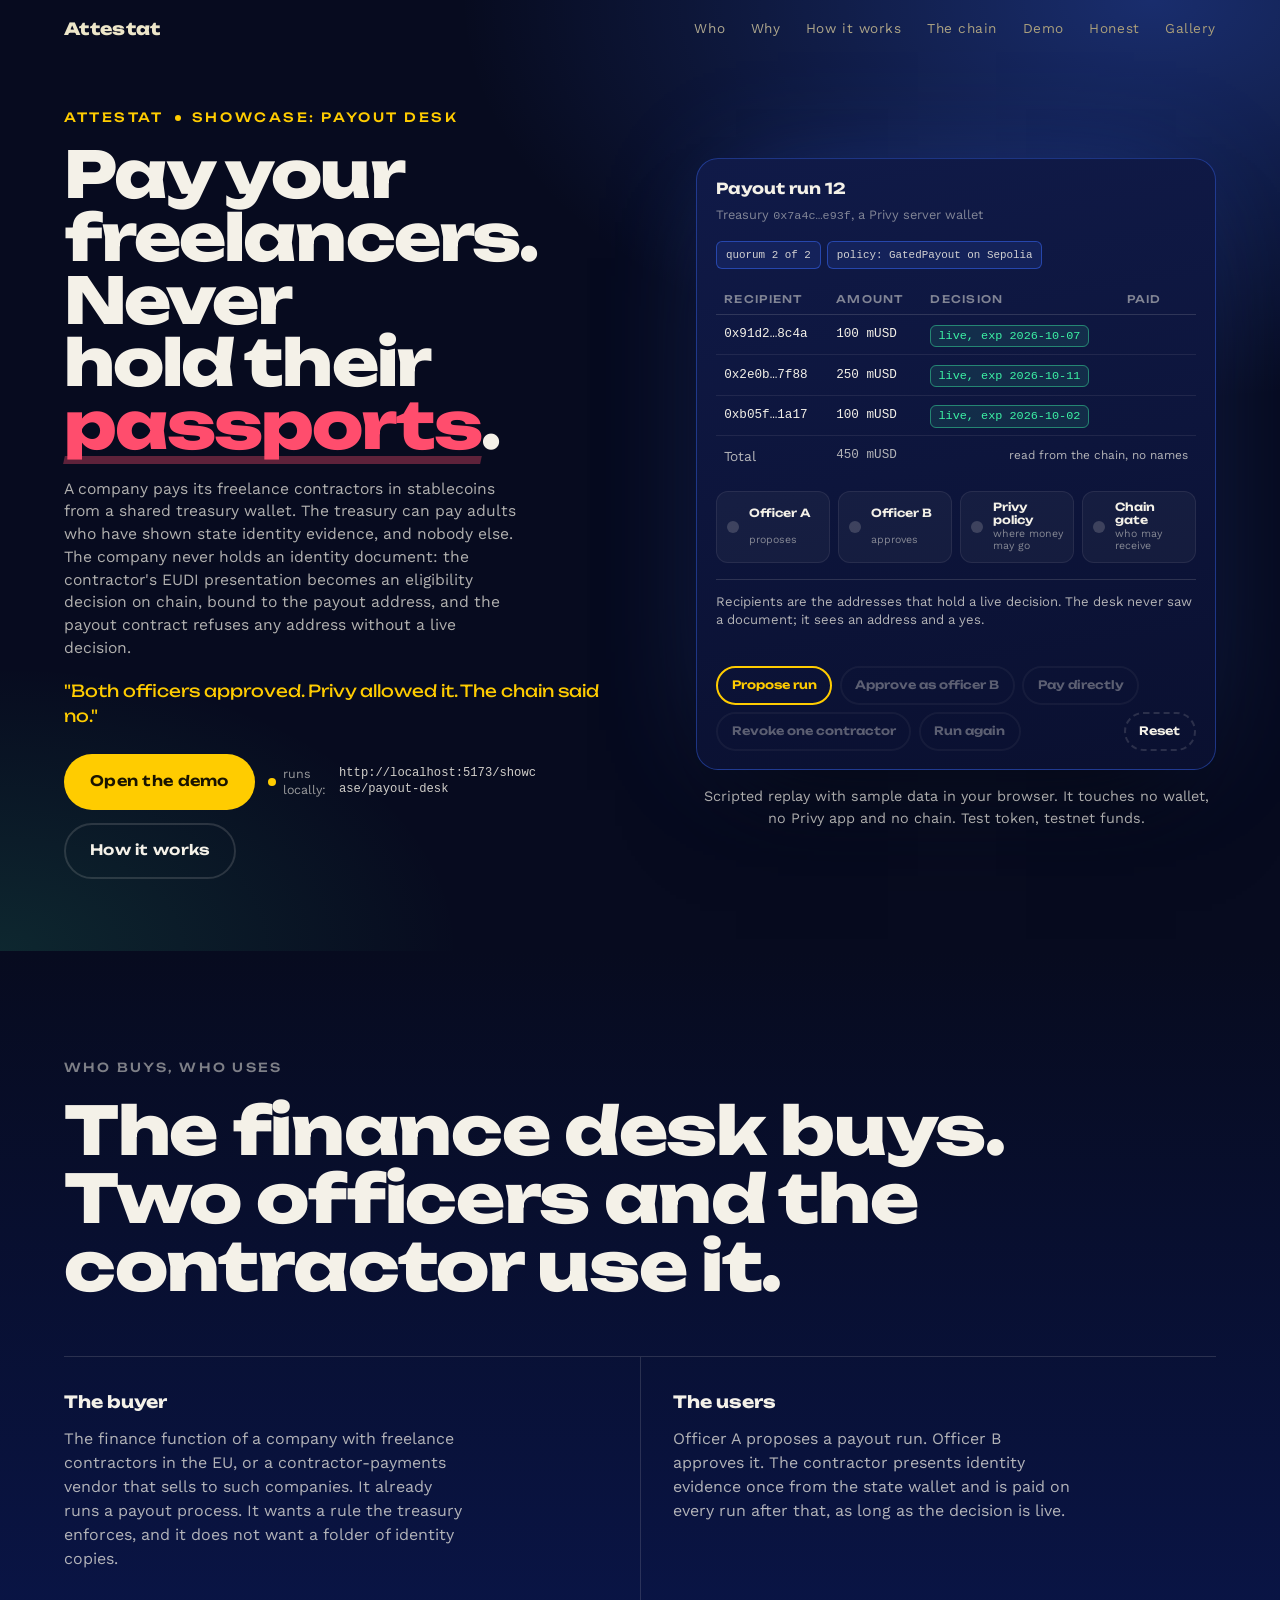
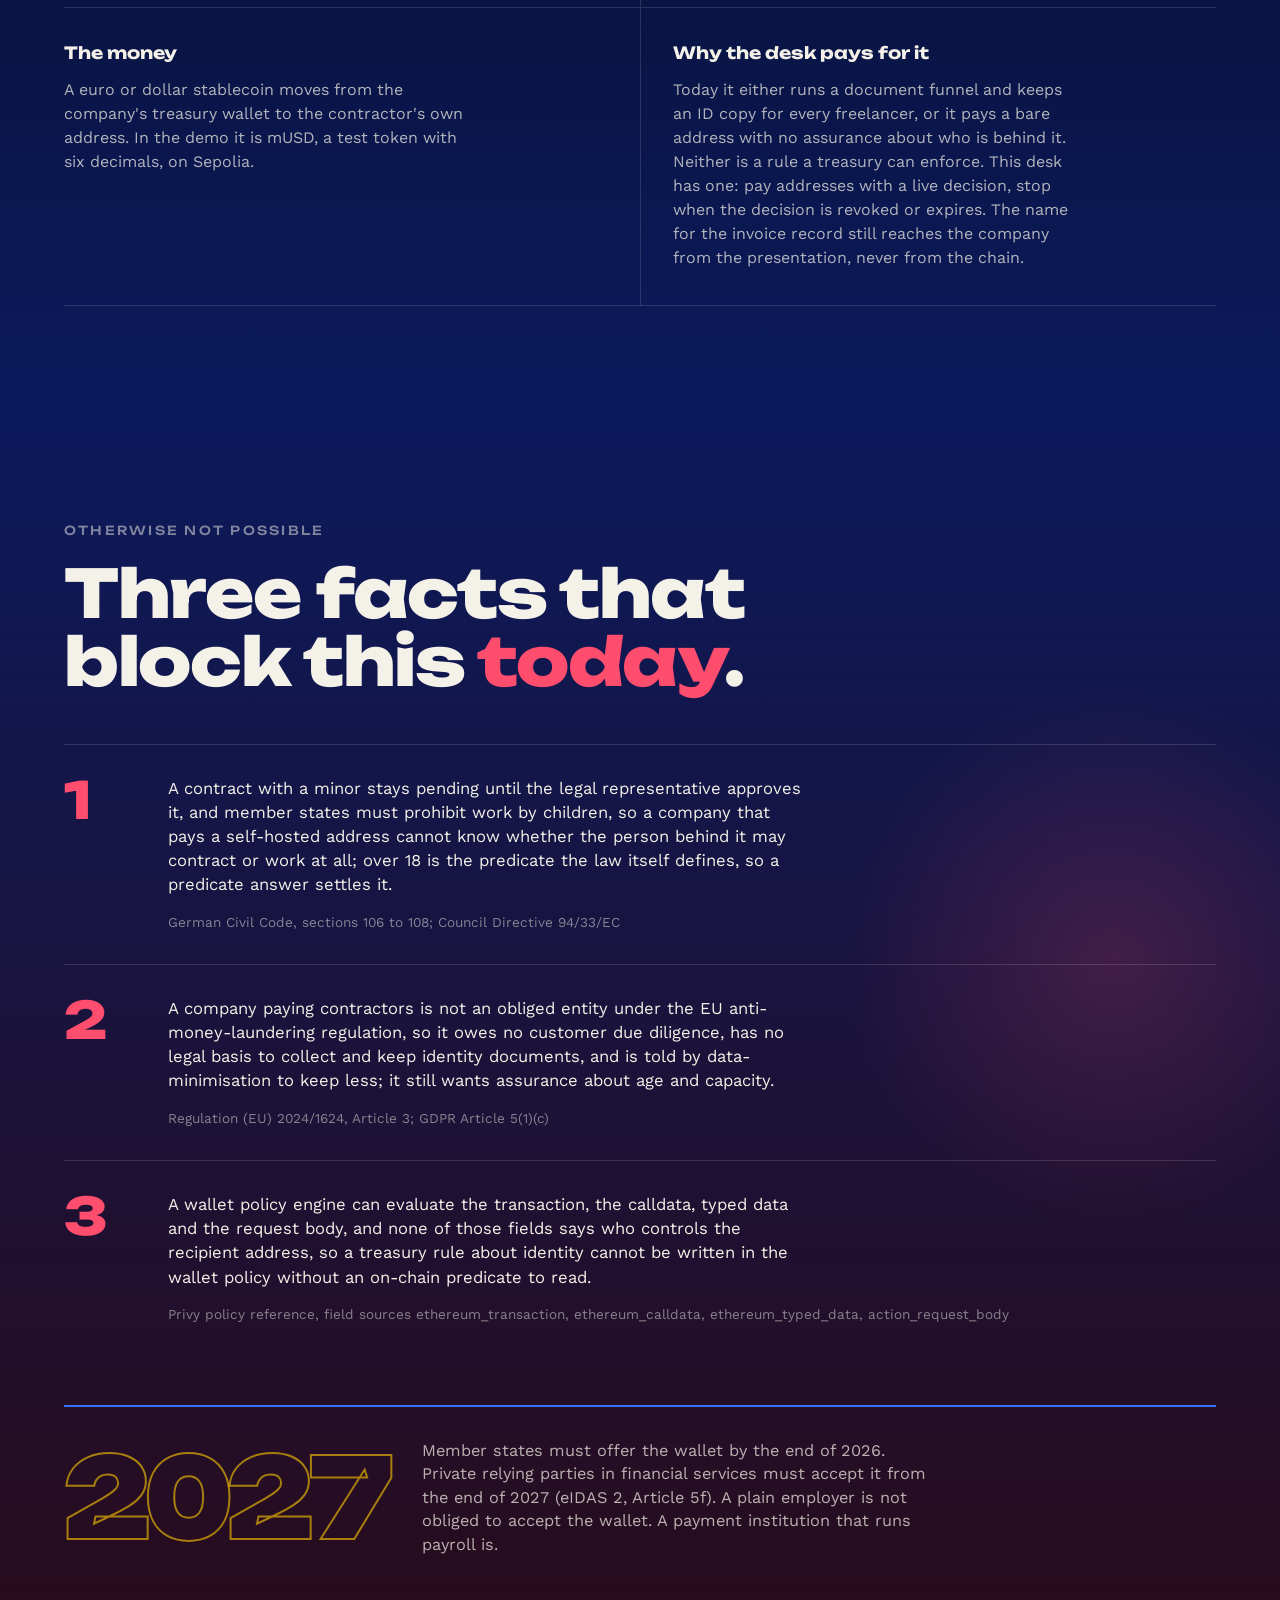
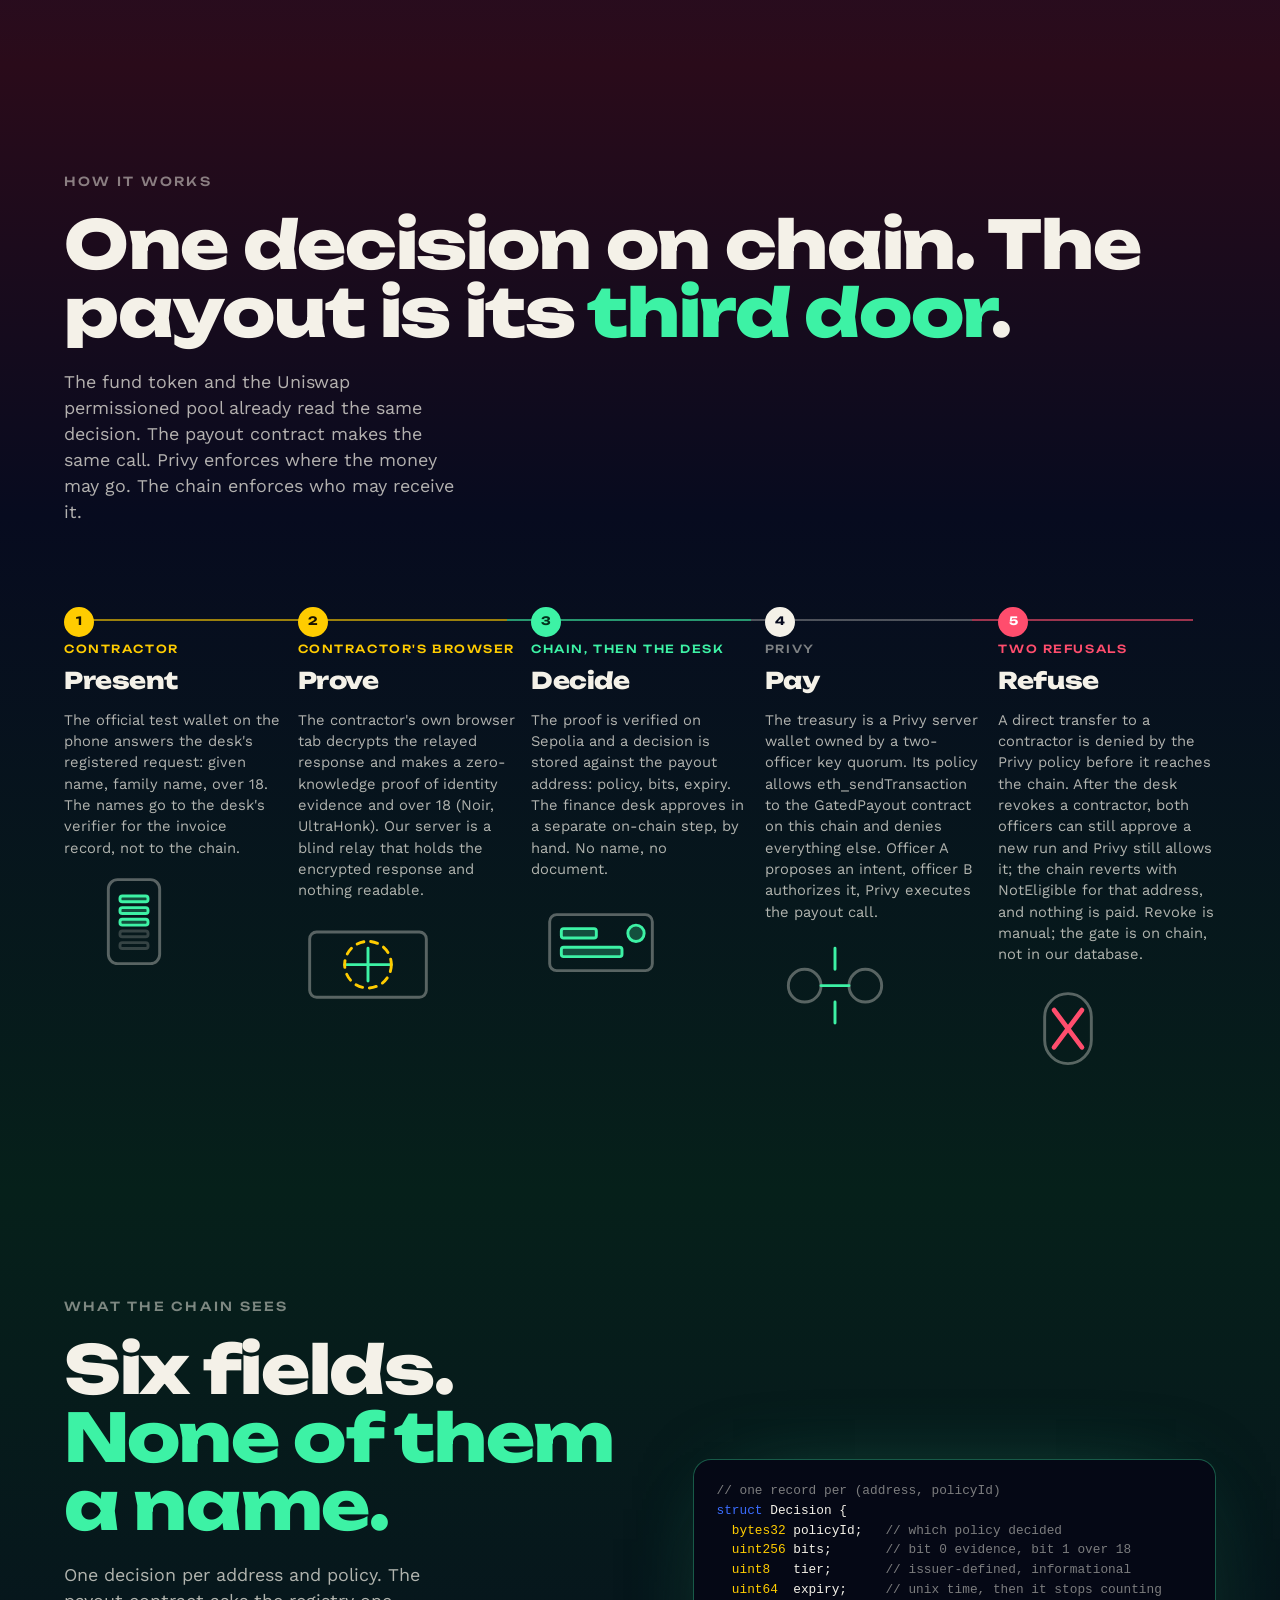
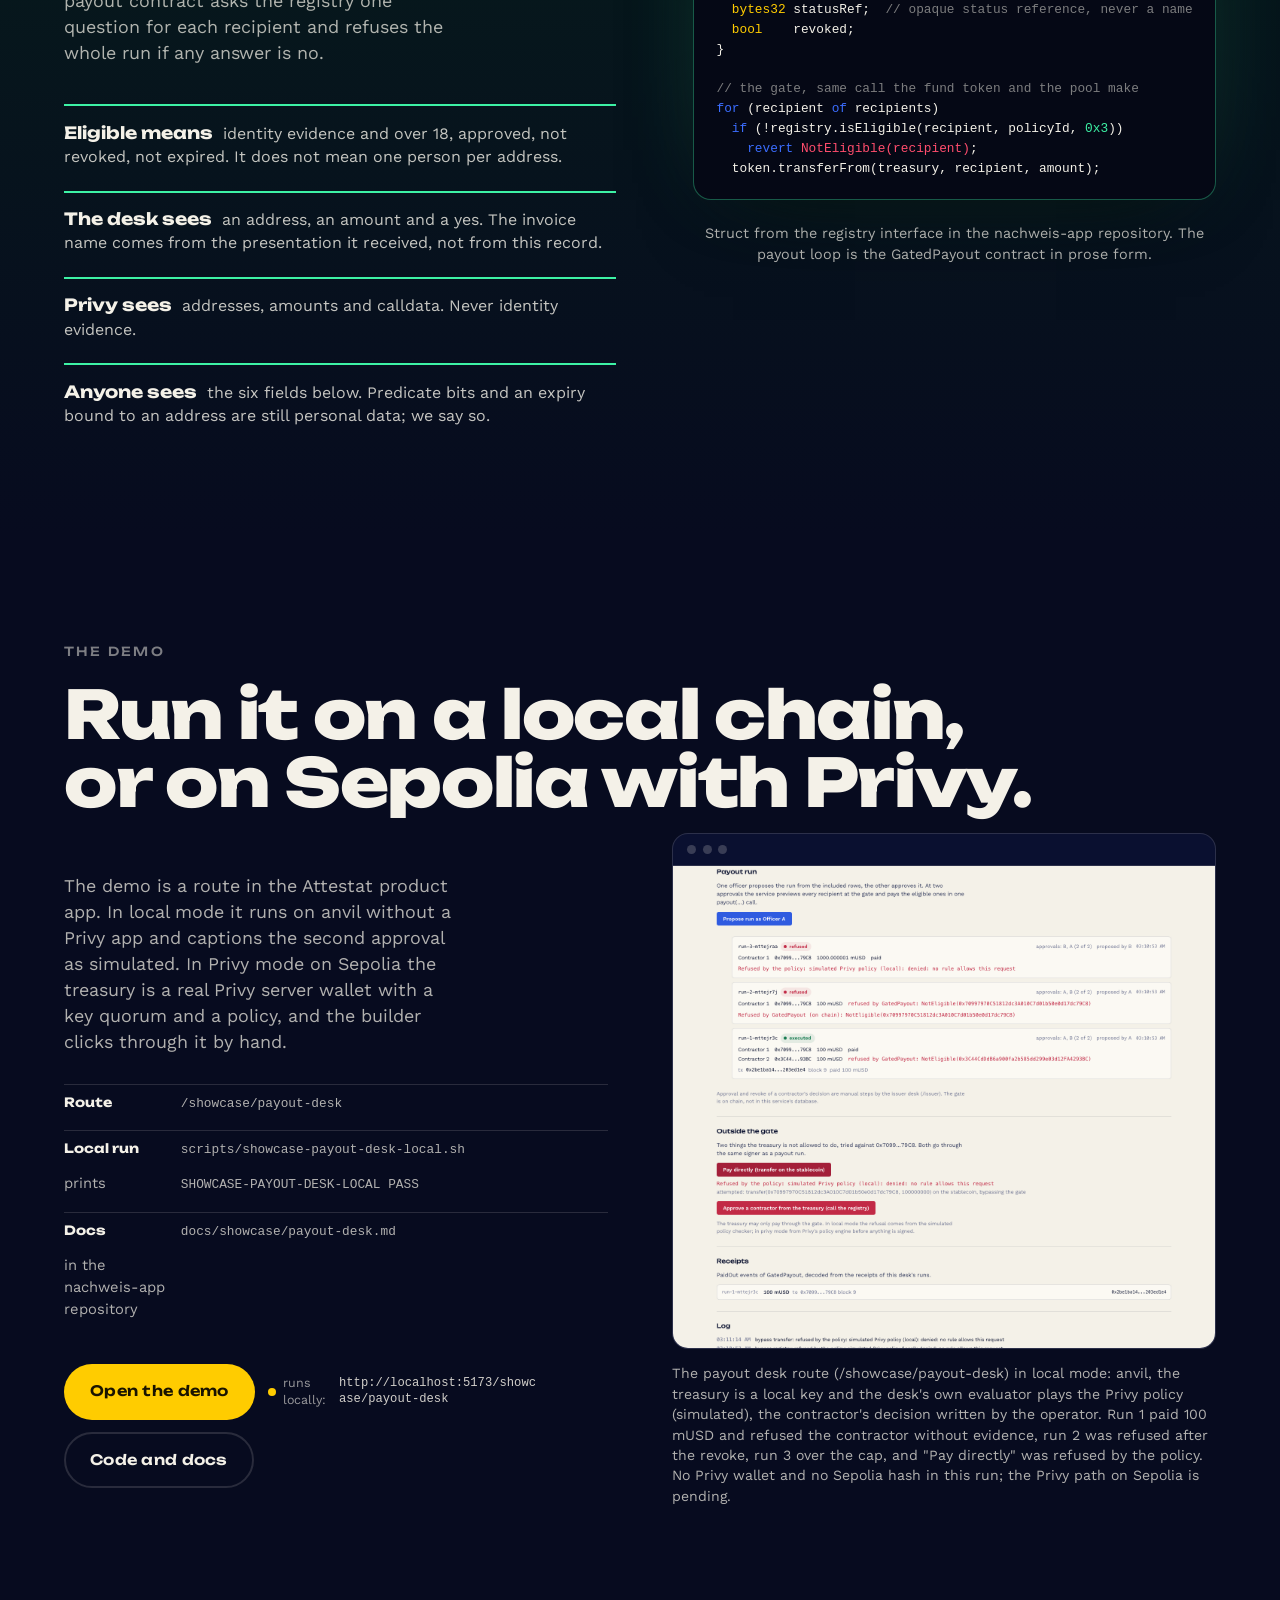
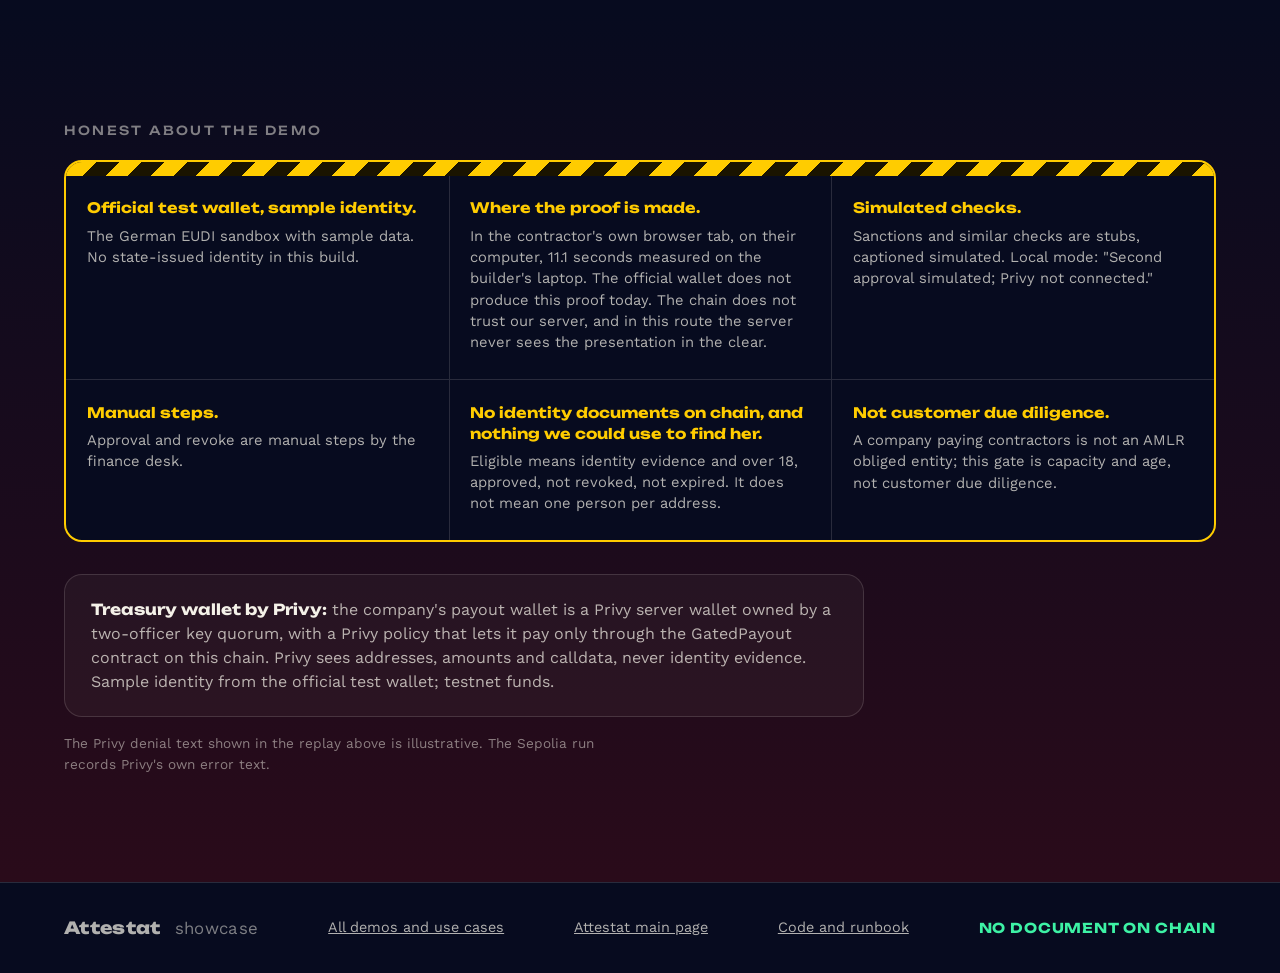
<file: showcase/payout-desk/index.html>
<!DOCTYPE html>
<html lang="en">
<head>
<meta charset="utf-8">
<meta name="viewport" content="width=device-width, initial-scale=1">
<title>Attestat showcase: the contractor payout desk</title>
<meta name="description" content="A company pays its freelance contractors in stablecoins from a quorum-owned treasury wallet that can pay adults with state identity evidence and nobody else, without ever holding an identity document. Built on Attestat with Privy.">
<meta property="og:type" content="website">
<meta property="og:site_name" content="Attestat">
<meta property="og:title" content="Attestat showcase: the contractor payout desk">
<meta property="og:description" content="Pay freelancers from a shared treasury that checks an on-chain eligibility decision, never a passport. Built on Attestat with Privy.">
<meta name="twitter:card" content="summary">
<link rel="stylesheet" href="../../style.css">
<link rel="stylesheet" href="style.css">
</head>
<body>

<header class="top">
  <a class="brand" href="../../index.html">Attestat</a>
  <nav class="topnav" aria-label="Sections">
    <a href="#who">Who</a>
    <a href="#why">Why</a>
    <a href="#how">How it works</a>
    <a href="#chain">The chain</a>
    <a href="#demo">Demo</a>
    <a href="#honest">Honest</a>
    <a href="../index.html">Gallery</a>
  </nav>
</header>

<main id="top">

<!-- HERO: the case sentence and the desk -->
<section class="scene hero pd-hero" id="hero">
  <div class="wrap pd-hero-grid">
    <div class="pd-hero-text">
      <p class="eyebrow">Attestat <span class="dot"></span> Showcase: payout desk</p>
      <h1 class="hook pd-hook">Pay your freelancers. Never hold their <em>passports</em>.</h1>
      <p class="lede">A company pays its freelance contractors in stablecoins from a shared treasury wallet. The treasury can pay adults who have shown state identity evidence, and nobody else. The company never holds an identity document: the contractor's EUDI presentation becomes an eligibility decision on chain, bound to the payout address, and the payout contract refuses any address without a live decision.</p>
      <p class="spoken">"Both officers approved. Privy allowed it. The chain said no."</p>
      <div class="cta-row">
        <a class="btn btn-primary" href="http://localhost:5173/showcase/payout-desk" data-app-path="/showcase/payout-desk">Open the demo</a>
        <a class="btn btn-ghost" href="#how">How it works</a>
      </div>
    </div>

    <div class="pd-desk-col">
      <div class="desk" id="desk" data-state="idle">
        <div class="desk-head">
          <div>
            <p class="desk-title">Payout run 12</p>
            <p class="desk-sub">Treasury <span class="mono">0x7a4c…e93f</span>, a Privy server wallet</p>
          </div>
          <div class="desk-chips">
            <span class="chip-s">quorum 2 of 2</span>
            <span class="chip-s">policy: GatedPayout on Sepolia</span>
          </div>
        </div>

        <table class="sheet" aria-label="Payout run recipients">
          <thead><tr><th>Recipient</th><th>Amount</th><th>Decision</th><th class="t-right">Paid</th></tr></thead>
          <tbody>
            <tr data-row="0"><td class="mono">0x91d2…8c4a</td><td class="mono">100 mUSD</td><td><span class="dec live">live, exp 2026-10-07</span></td><td class="t-right paid"></td></tr>
            <tr data-row="1"><td class="mono">0x2e0b…7f88</td><td class="mono">250 mUSD</td><td><span class="dec live">live, exp 2026-10-11</span></td><td class="t-right paid"></td></tr>
            <tr data-row="2"><td class="mono">0xb05f…1a17</td><td class="mono">100 mUSD</td><td><span class="dec live">live, exp 2026-10-02</span></td><td class="t-right paid"></td></tr>
          </tbody>
          <tfoot><tr><td>Total</td><td class="mono">450 mUSD</td><td colspan="2" class="t-right sheet-note">read from the chain, no names</td></tr></tfoot>
        </table>

        <ol class="lamps" aria-label="Checks">
          <li class="lamp" data-lamp="a"><i></i><span>Officer A</span><small>proposes</small></li>
          <li class="lamp" data-lamp="b"><i></i><span>Officer B</span><small>approves</small></li>
          <li class="lamp" data-lamp="privy"><i></i><span>Privy policy</span><small>where money may go</small></li>
          <li class="lamp" data-lamp="chain"><i></i><span>Chain gate</span><small>who may receive</small></li>
        </ol>

        <div class="desk-log" id="desk-log" aria-live="polite">
          <p>Recipients are the addresses that hold a live decision. The desk never saw a document; it sees an address and a yes.</p>
        </div>

        <div class="desk-actions" id="desk-actions">
          <button type="button" class="act is-next" data-act="propose">Propose run</button>
          <button type="button" class="act" data-act="approve" disabled>Approve as officer B</button>
          <button type="button" class="act act-warn" data-act="direct" disabled>Pay directly</button>
          <button type="button" class="act act-warn" data-act="revoke" disabled>Revoke one contractor</button>
          <button type="button" class="act" data-act="rerun" disabled>Run again</button>
          <button type="button" class="act act-reset" data-act="reset">Reset</button>
        </div>
      </div>
      <p class="art-cap">Scripted replay with sample data in your browser. It touches no wallet, no Privy app and no chain. Test token, testnet funds.</p>
    </div>
  </div>
</section>

<!-- WHO BUYS, WHO USES -->
<section class="scene pd-who" id="who">
  <div class="wrap">
    <p class="label reveal">Who buys, who uses</p>
    <h2 class="display reveal">The finance desk buys. Two officers and the contractor use it.</h2>
    <div class="who-grid">
      <article class="who reveal">
        <h3>The buyer</h3>
        <p>The finance function of a company with freelance contractors in the EU, or a contractor-payments vendor that sells to such companies. It already runs a payout process. It wants a rule the treasury enforces, and it does not want a folder of identity copies.</p>
      </article>
      <article class="who reveal">
        <h3>The users</h3>
        <p>Officer A proposes a payout run. Officer B approves it. The contractor presents identity evidence once from the state wallet and is paid on every run after that, as long as the decision is live.</p>
      </article>
      <article class="who reveal">
        <h3>The money</h3>
        <p>A euro or dollar stablecoin moves from the company's treasury wallet to the contractor's own address. In the demo it is mUSD, a test token with six decimals, on Sepolia.</p>
      </article>
      <article class="who reveal">
        <h3>Why the desk pays for it</h3>
        <p>Today it either runs a document funnel and keeps an ID copy for every freelancer, or it pays a bare address with no assurance about who is behind it. Neither is a rule a treasury can enforce. This desk has one: pay addresses with a live decision, stop when the decision is revoked or expires. The name for the invoice record still reaches the company from the presentation, never from the chain.</p>
      </article>
    </div>
  </div>
</section>

<!-- OTHERWISE NOT POSSIBLE -->
<section class="scene pd-why" id="why">
  <div class="wrap">
    <p class="label reveal">Otherwise not possible</p>
    <h2 class="display reveal">Three facts that block this <span class="coral">today</span>.</h2>
    <ol class="facts">
      <li class="reveal">
        <p>A contract with a minor stays pending until the legal representative approves it, and member states must prohibit work by children, so a company that pays a self-hosted address cannot know whether the person behind it may contract or work at all; over 18 is the predicate the law itself defines, so a predicate answer settles it.</p>
        <cite>German Civil Code, sections 106 to 108; Council Directive 94/33/EC</cite>
      </li>
      <li class="reveal">
        <p>A company paying contractors is not an obliged entity under the EU anti-money-laundering regulation, so it owes no customer due diligence, has no legal basis to collect and keep identity documents, and is told by data-minimisation to keep less; it still wants assurance about age and capacity.</p>
        <cite>Regulation (EU) 2024/1624, Article 3; GDPR Article 5(1)(c)</cite>
      </li>
      <li class="reveal">
        <p>A wallet policy engine can evaluate the transaction, the calldata, typed data and the request body, and none of those fields says who controls the recipient address, so a treasury rule about identity cannot be written in the wallet policy without an on-chain predicate to read.</p>
        <cite>Privy policy reference, field sources ethereum_transaction, ethereum_calldata, ethereum_typed_data, action_request_body</cite>
      </li>
    </ol>
    <div class="whynow reveal">
      <p class="whynow-year" aria-hidden="true">2027</p>
      <p>Member states must offer the wallet by the end of 2026. Private relying parties in financial services must accept it from the end of 2027 (eIDAS 2, Article 5f). A plain employer is not obliged to accept the wallet. A payment institution that runs payroll is.</p>
    </div>
  </div>
</section>

<!-- HOW IT WORKS -->
<section class="scene pd-how" id="how">
  <div class="wrap">
    <p class="label reveal">How it works</p>
    <h2 class="display reveal">One decision on chain. The payout is its <span class="mint">third door</span>.</h2>
    <p class="body reveal">The fund token and the Uniswap permissioned pool already read the same decision. The payout contract makes the same call. Privy enforces where the money may go. The chain enforces who may receive it.</p>

    <ol class="flow reveal" id="flow">
      <li class="fstep" data-actor="contractor">
        <span class="fwho">Contractor</span>
        <h3>Present</h3>
        <p>The official test wallet on the phone answers the desk's registered request: given name, family name, over 18. The names go to the desk's verifier for the invoice record, not to the chain.</p>
        <svg class="fart" viewBox="0 0 120 80" aria-hidden="true"><rect x="38" y="4" width="44" height="72" rx="8"/><rect x="48" y="18" width="24" height="5" rx="2" class="on"/><rect x="48" y="28" width="24" height="5" rx="2" class="on"/><rect x="48" y="38" width="24" height="5" rx="2" class="on"/><rect x="48" y="48" width="24" height="5" rx="2" class="off"/><rect x="48" y="58" width="24" height="5" rx="2" class="off"/></svg>
      </li>
      <li class="fstep" data-actor="contractor">
        <span class="fwho">Contractor's browser</span>
        <h3>Prove</h3>
        <p>The contractor's own browser tab decrypts the relayed response and makes a zero-knowledge proof of identity evidence and over 18 (Noir, UltraHonk). Our server is a blind relay that holds the encrypted response and nothing readable.</p>
        <svg class="fart" viewBox="0 0 120 80" aria-hidden="true"><rect x="10" y="12" width="100" height="56" rx="6"/><path d="M40 40h40M60 26v28" class="on"/><circle cx="60" cy="40" r="20" class="ring"/></svg>
      </li>
      <li class="fstep" data-actor="chain">
        <span class="fwho">Chain, then the desk</span>
        <h3>Decide</h3>
        <p>The proof is verified on Sepolia and a decision is stored against the payout address: policy, bits, expiry. The finance desk approves in a separate on-chain step, by hand. No name, no document.</p>
        <svg class="fart" viewBox="0 0 120 80" aria-hidden="true"><rect x="16" y="16" width="88" height="48" rx="6"/><rect x="26" y="28" width="30" height="8" rx="2" class="on"/><rect x="26" y="44" width="52" height="8" rx="2" class="on"/><circle cx="90" cy="32" r="7" class="on"/></svg>
      </li>
      <li class="fstep" data-actor="privy">
        <span class="fwho">Privy</span>
        <h3>Pay</h3>
        <p>The treasury is a Privy server wallet owned by a two-officer key quorum. Its policy allows eth_sendTransaction to the GatedPayout contract on this chain and denies everything else. Officer A proposes an intent, officer B authorizes it, Privy executes the payout call.</p>
        <svg class="fart" viewBox="0 0 120 80" aria-hidden="true"><circle cx="34" cy="40" r="14"/><circle cx="86" cy="40" r="14"/><path d="M48 40h24" class="on"/><path d="M60 8v18M60 54v18" class="on"/></svg>
      </li>
      <li class="fstep is-refuse" data-actor="chain">
        <span class="fwho">Two refusals</span>
        <h3>Refuse</h3>
        <p>A direct transfer to a contractor is denied by the Privy policy before it reaches the chain. After the desk revokes a contractor, both officers can still approve a new run and Privy still allows it; the chain reverts with NotEligible for that address, and nothing is paid. Revoke is manual; the gate is on chain, not in our database.</p>
        <svg class="fart" viewBox="0 0 120 80" aria-hidden="true"><rect x="40" y="10" width="40" height="60" rx="20"/><path d="M48 24l24 32M72 24L48 56" class="bad"/></svg>
      </li>
    </ol>
  </div>
</section>

<!-- WHAT THE CHAIN SEES -->
<section class="scene pd-chain" id="chain">
  <div class="wrap two-col">
    <div class="col-text">
      <p class="label reveal">What the chain sees</p>
      <h2 class="display reveal">Six fields. <span class="mint">None of them a name.</span></h2>
      <p class="body reveal">One decision per address and policy. The payout contract asks the registry one question for each recipient and refuses the whole run if any answer is no.</p>
      <ul class="points pd-points">
        <li class="reveal"><span class="pt">Eligible means</span> identity evidence and over 18, approved, not revoked, not expired. It does not mean one person per address.</li>
        <li class="reveal"><span class="pt">The desk sees</span> an address, an amount and a yes. The invoice name comes from the presentation it received, not from this record.</li>
        <li class="reveal"><span class="pt">Privy sees</span> addresses, amounts and calldata. Never identity evidence.</li>
        <li class="reveal"><span class="pt">Anyone sees</span> the six fields below. Predicate bits and an expiry bound to an address are still personal data; we say so.</li>
      </ul>
    </div>
    <div class="col-art reveal">
      <pre class="code" aria-label="The Decision struct and the payout gate"><code><span class="c">// one record per (address, policyId)</span>
<span class="k">struct</span> Decision {
  <span class="t">bytes32</span> policyId;   <span class="c">// which policy decided</span>
  <span class="t">uint256</span> bits;       <span class="c">// bit 0 evidence, bit 1 over 18</span>
  <span class="t">uint8</span>   tier;       <span class="c">// issuer-defined, informational</span>
  <span class="t">uint64</span>  expiry;     <span class="c">// unix time, then it stops counting</span>
  <span class="t">bytes32</span> statusRef;  <span class="c">// opaque status reference, never a name</span>
  <span class="t">bool</span>    revoked;
}

<span class="c">// the gate, same call the fund token and the pool make</span>
<span class="k">for</span> (recipient <span class="k">of</span> recipients)
  <span class="k">if</span> (!registry.isEligible(recipient, policyId, <span class="n">0x3</span>))
    <span class="k">revert</span> <span class="bad">NotEligible(recipient)</span>;
  token.transferFrom(treasury, recipient, amount);</code></pre>
      <p class="art-cap">Struct from the registry interface in the nachweis-app repository. The payout loop is the GatedPayout contract in prose form.</p>
    </div>
  </div>
</section>

<!-- THE DEMO -->
<section class="scene pd-demo" id="demo">
  <div class="wrap">
    <p class="label reveal">The demo</p>
    <h2 class="display reveal">Run it on a local chain, or on Sepolia with Privy.</h2>
    <div class="demo-grid">
      <div class="reveal">
        <p class="body">The demo is a route in the Attestat product app. In local mode it runs on anvil without a Privy app and captions the second approval as simulated. In Privy mode on Sepolia the treasury is a real Privy server wallet with a key quorum and a policy, and the builder clicks through it by hand.</p>
        <ul class="runlist">
          <li><span class="pt">Route</span><span class="mono">/showcase/payout-desk</span></li>
          <li><span class="pt">Local run</span><span class="mono">scripts/showcase-payout-desk-local.sh</span> prints <span class="mono">SHOWCASE-PAYOUT-DESK-LOCAL PASS</span></li>
          <li><span class="pt">Docs</span><span class="mono">docs/showcase/payout-desk.md</span> in the nachweis-app repository</li>
        </ul>
        <div class="cta-row">
          <a class="btn btn-primary" href="http://localhost:5173/showcase/payout-desk" data-app-path="/showcase/payout-desk">Open the demo</a>
          <a class="btn btn-ghost" href="https://github.com/devdotbo/nachweis-app">Code and docs</a>
        </div>
      </div>
      <figure class="shot reveal">
        <div class="shot-frame">
          <div class="shot-bar"><i></i><i></i><i></i></div>
          <img class="shot-img" src="demo.png" alt="The payout desk route on a local run: run 1 executed, 100 mUSD paid to the attested contractor and the second contractor refused by GatedPayout with NotEligible; run 2 refused after the revoke; run 3 refused over the cap by the policy; a direct transfer refused by the policy; the log" width="1440" height="1280" loading="lazy">
        </div>
        <figcaption>The payout desk route (/showcase/payout-desk) in local mode: anvil, the treasury is a local key and the desk's own evaluator plays the Privy policy (simulated), the contractor's decision written by the operator. Run 1 paid 100 mUSD and refused the contractor without evidence, run 2 was refused after the revoke, run 3 over the cap, and "Pay directly" was refused by the policy. No Privy wallet and no Sepolia hash in this run; the Privy path on Sepolia is pending.</figcaption>
      </figure>
    </div>
  </div>
</section>

<!-- HONEST ABOUT THE DEMO -->
<section class="scene pd-honest" id="honest">
  <div class="wrap">
    <p class="label reveal">Honest about the demo</p>
    <ul class="honest-strip pd-strip reveal">
      <li><b>Official test wallet, sample identity.</b>The German EUDI sandbox with sample data. No state-issued identity in this build.</li>
      <li><b>Where the proof is made.</b>In the contractor's own browser tab, on their computer, 11.1 seconds measured on the builder's laptop. The official wallet does not produce this proof today. The chain does not trust our server, and in this route the server never sees the presentation in the clear.</li>
      <li><b>Simulated checks.</b>Sanctions and similar checks are stubs, captioned simulated. Local mode: "Second approval simulated; Privy not connected."</li>
      <li><b>Manual steps.</b>Approval and revoke are manual steps by the finance desk.</li>
      <li><b>No identity documents on chain, and nothing we could use to find her.</b>Eligible means identity evidence and over 18, approved, not revoked, not expired. It does not mean one person per address.</li>
      <li><b>Not customer due diligence.</b>A company paying contractors is not an AMLR obliged entity; this gate is capacity and age, not customer due diligence.</li>
    </ul>
    <p class="privy-line reveal"><b>Treasury wallet by Privy:</b> the company's payout wallet is a Privy server wallet owned by a two-officer key quorum, with a Privy policy that lets it pay only through the GatedPayout contract on this chain. Privy sees addresses, amounts and calldata, never identity evidence. Sample identity from the official test wallet; testnet funds.</p>
    <p class="privy-note reveal">The Privy denial text shown in the replay above is illustrative. The Sepolia run records Privy's own error text.</p>
  </div>
</section>

</main>

<footer class="foot">
  <span class="brand">Attestat <span class="foot-domain">showcase</span></span>
  <a href="../index.html">All demos and use cases</a>
  <a href="../../index.html">Attestat main page</a>
  <a href="https://github.com/devdotbo/nachweis-app">Code and runbook</a>
  <span class="foot-tag">no document on chain</span>
</footer>

<script src="../links.js"></script>
<script src="app.js"></script>
</body>
</html>
</file>
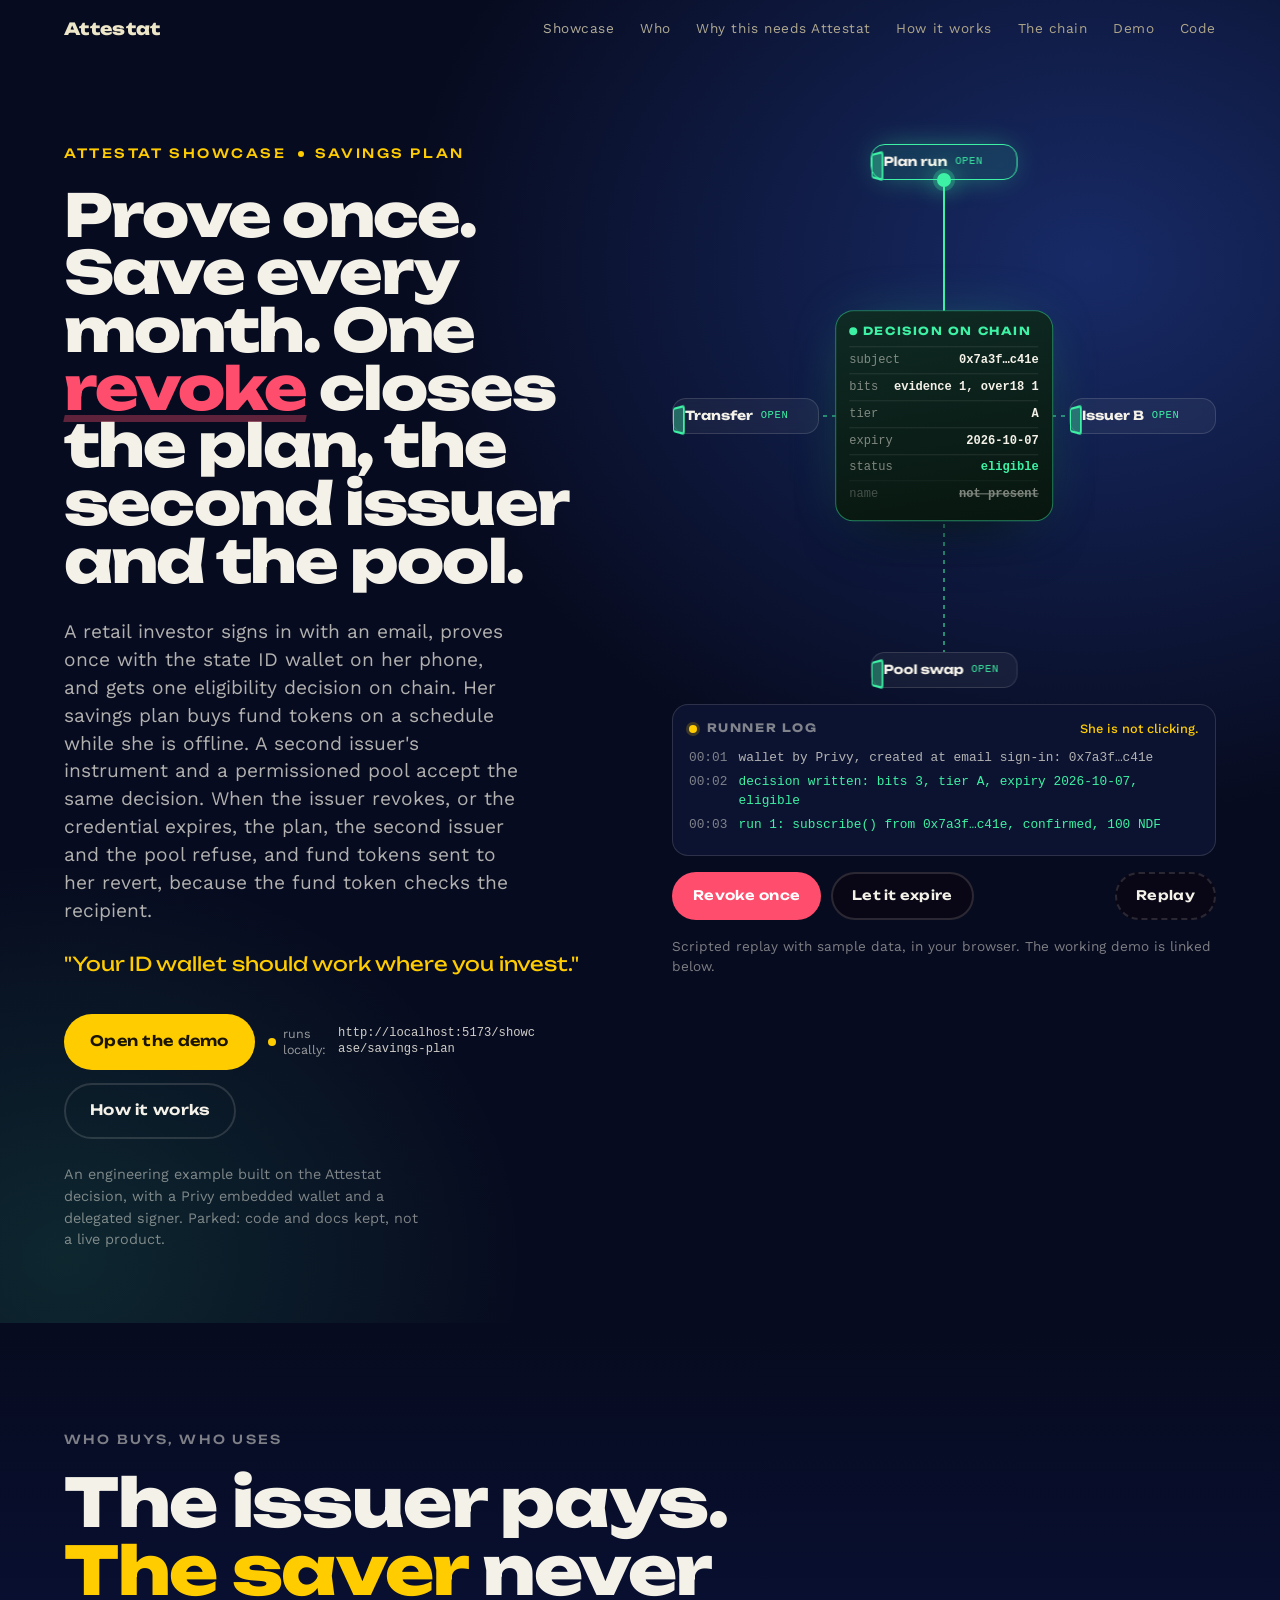
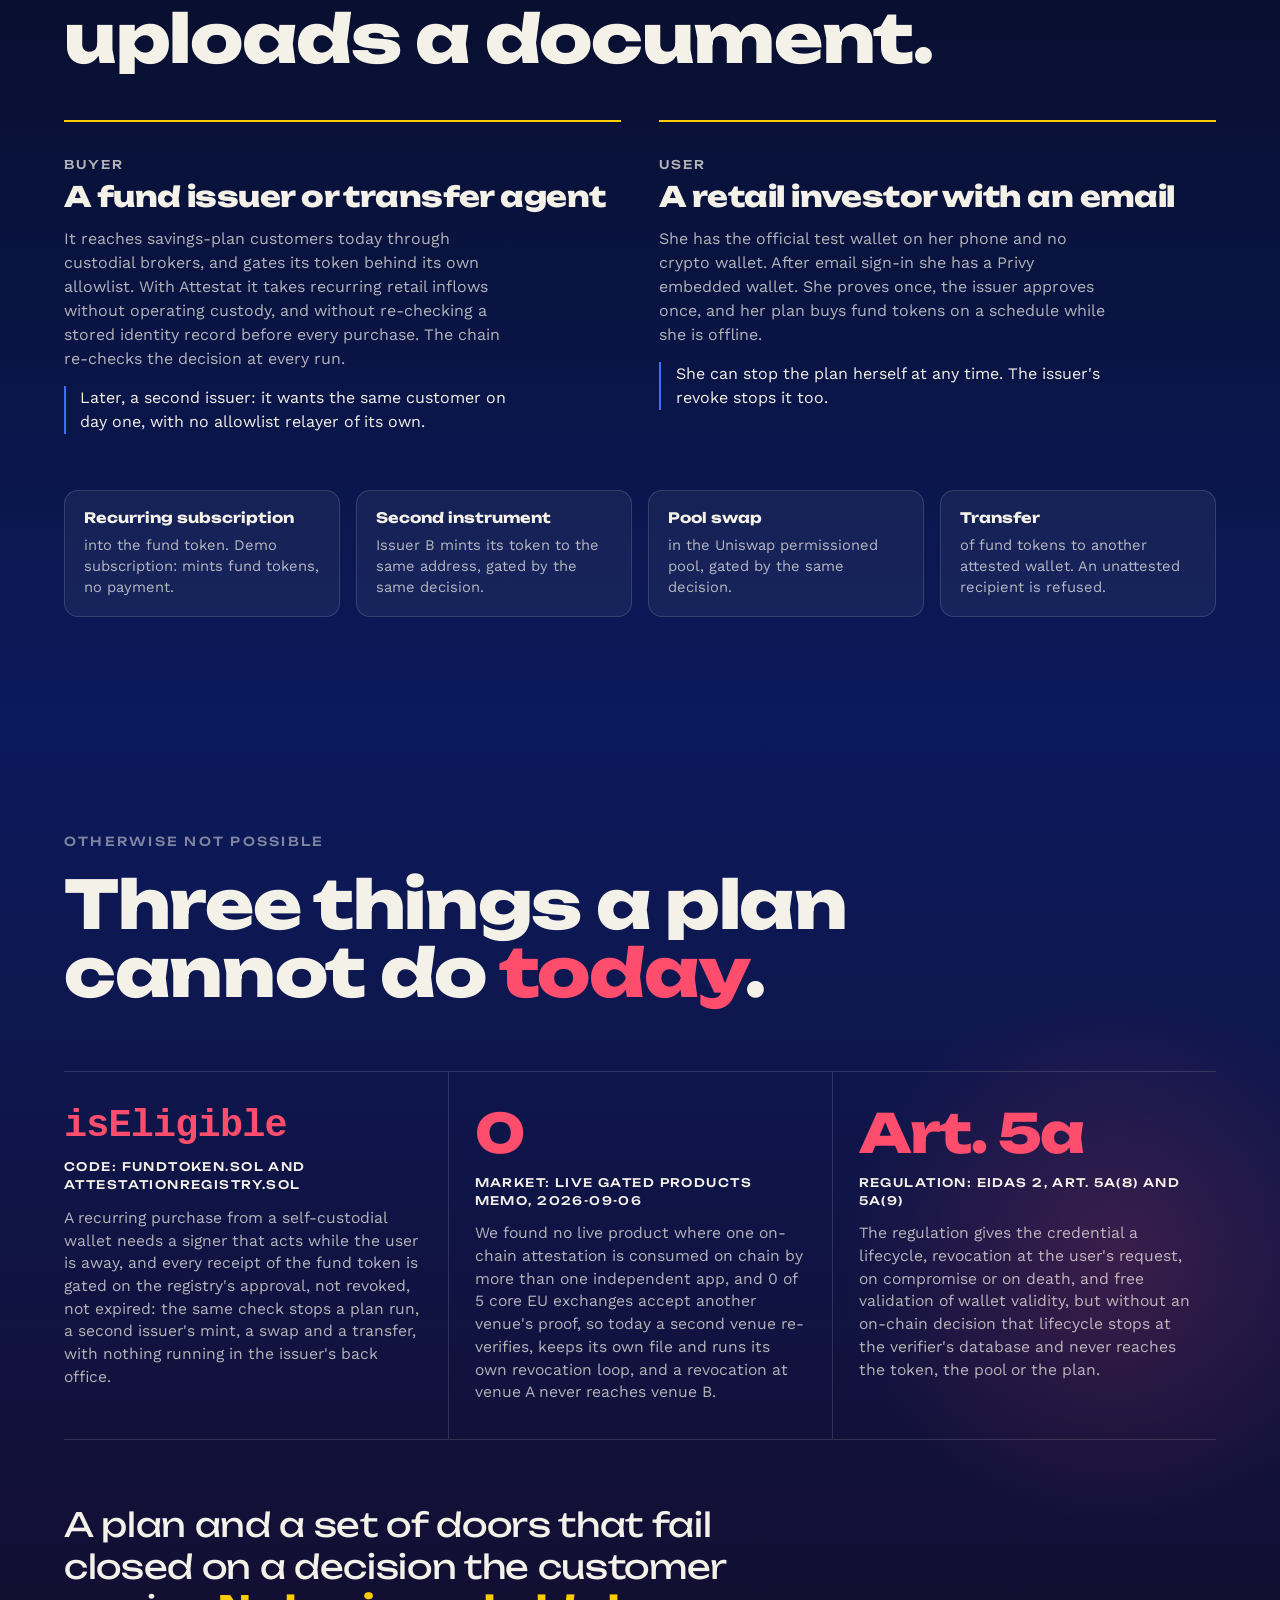
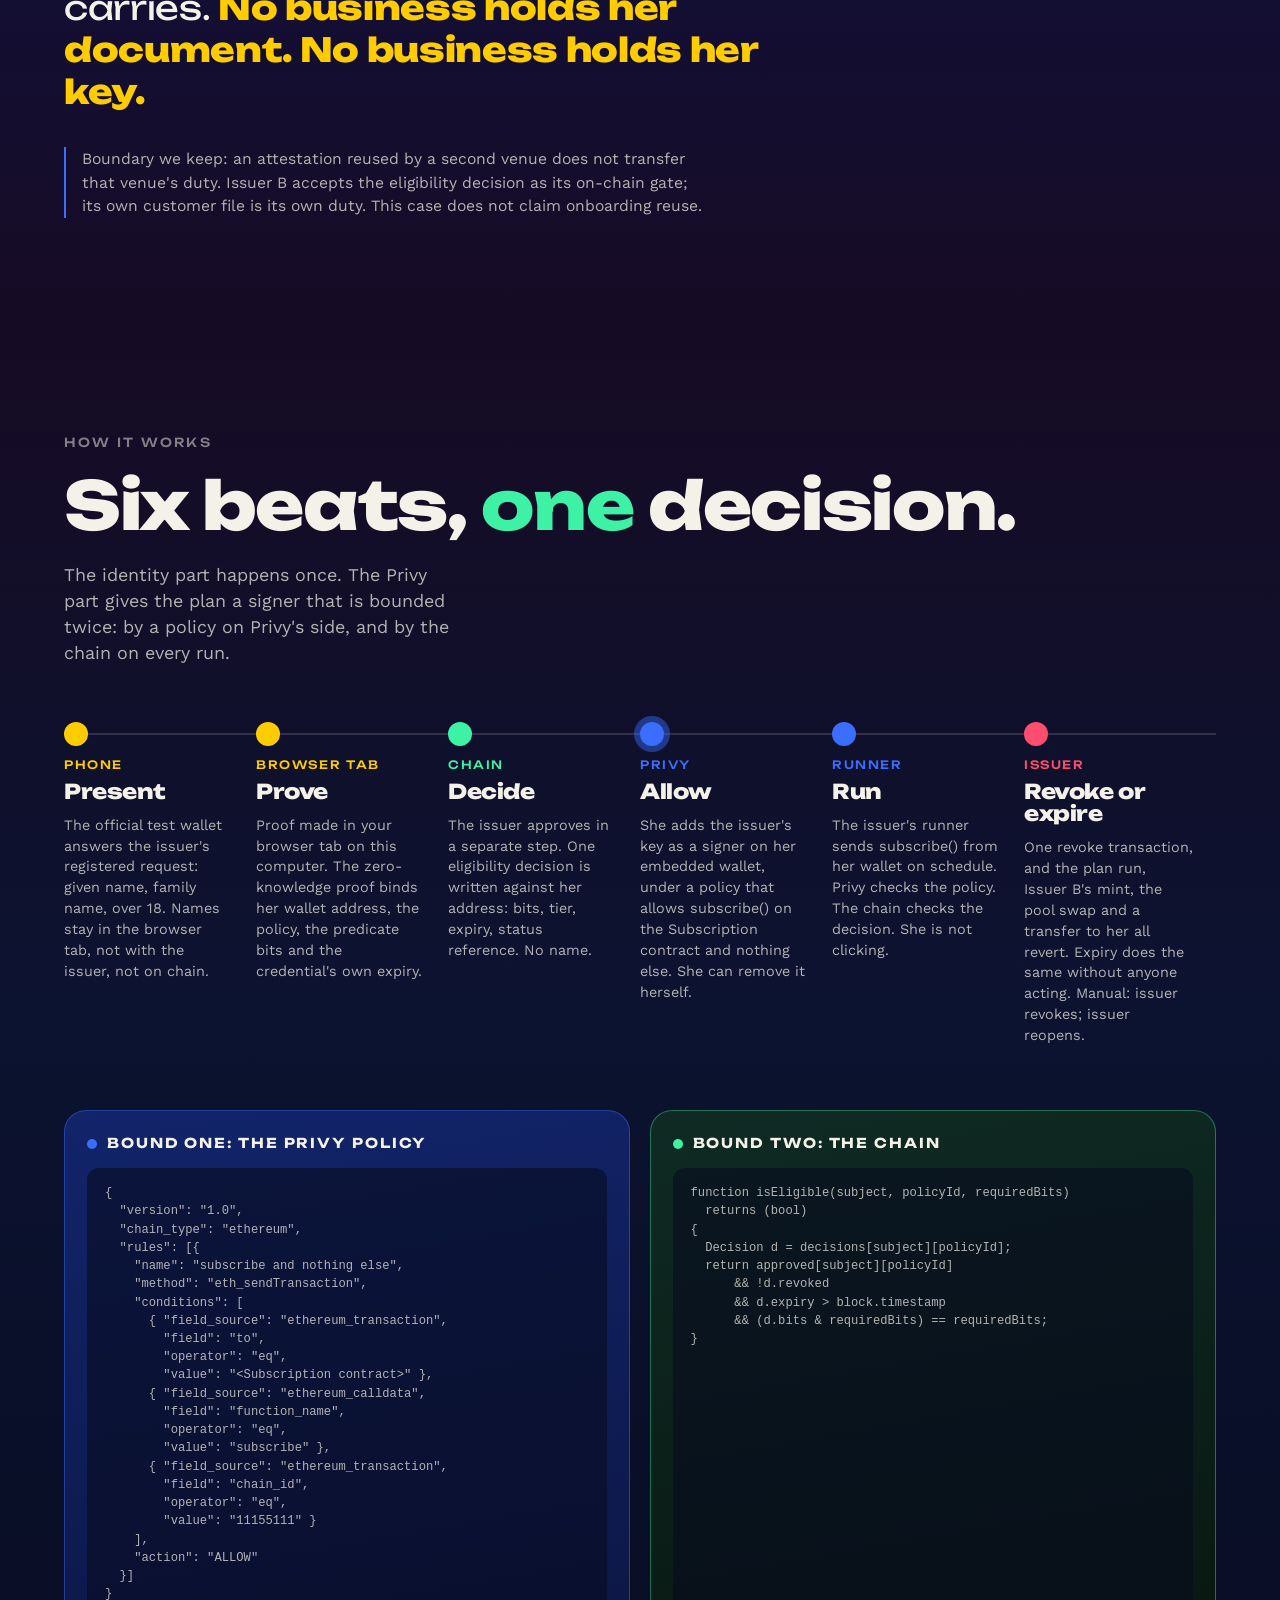
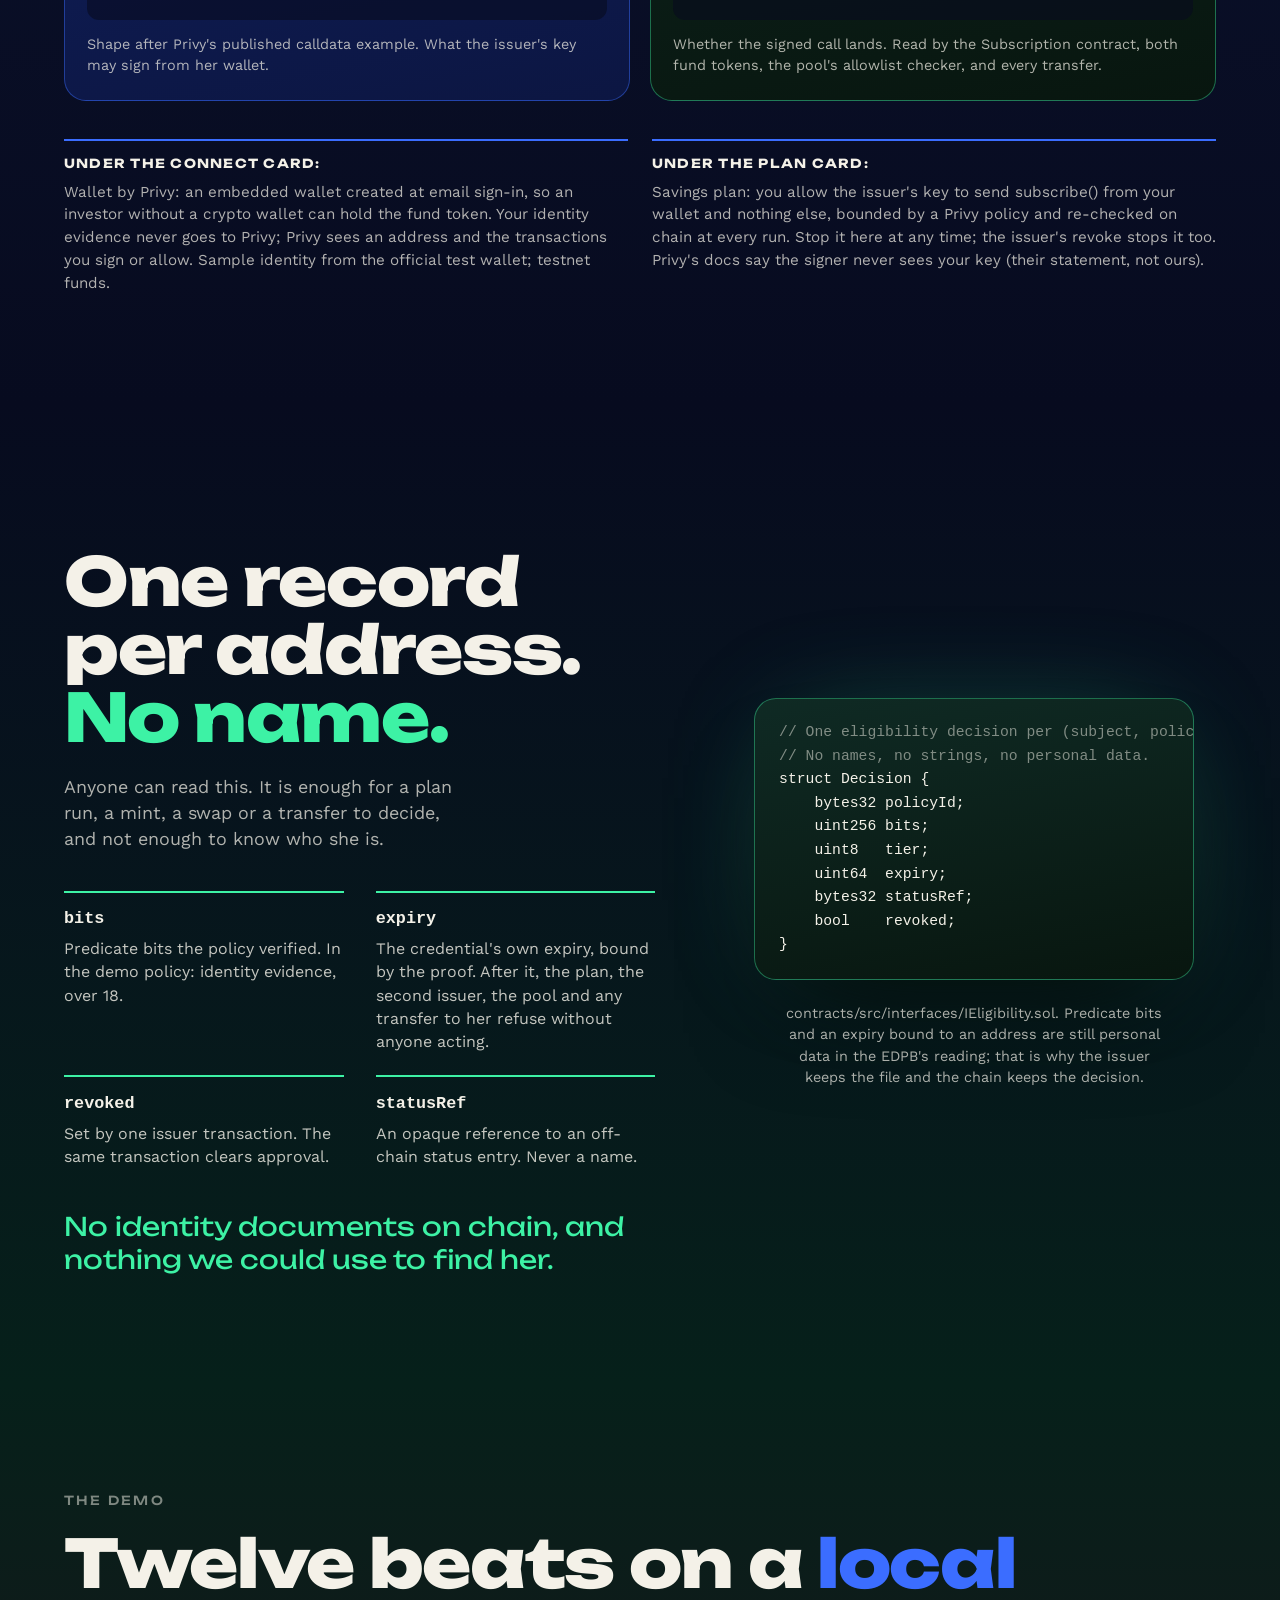
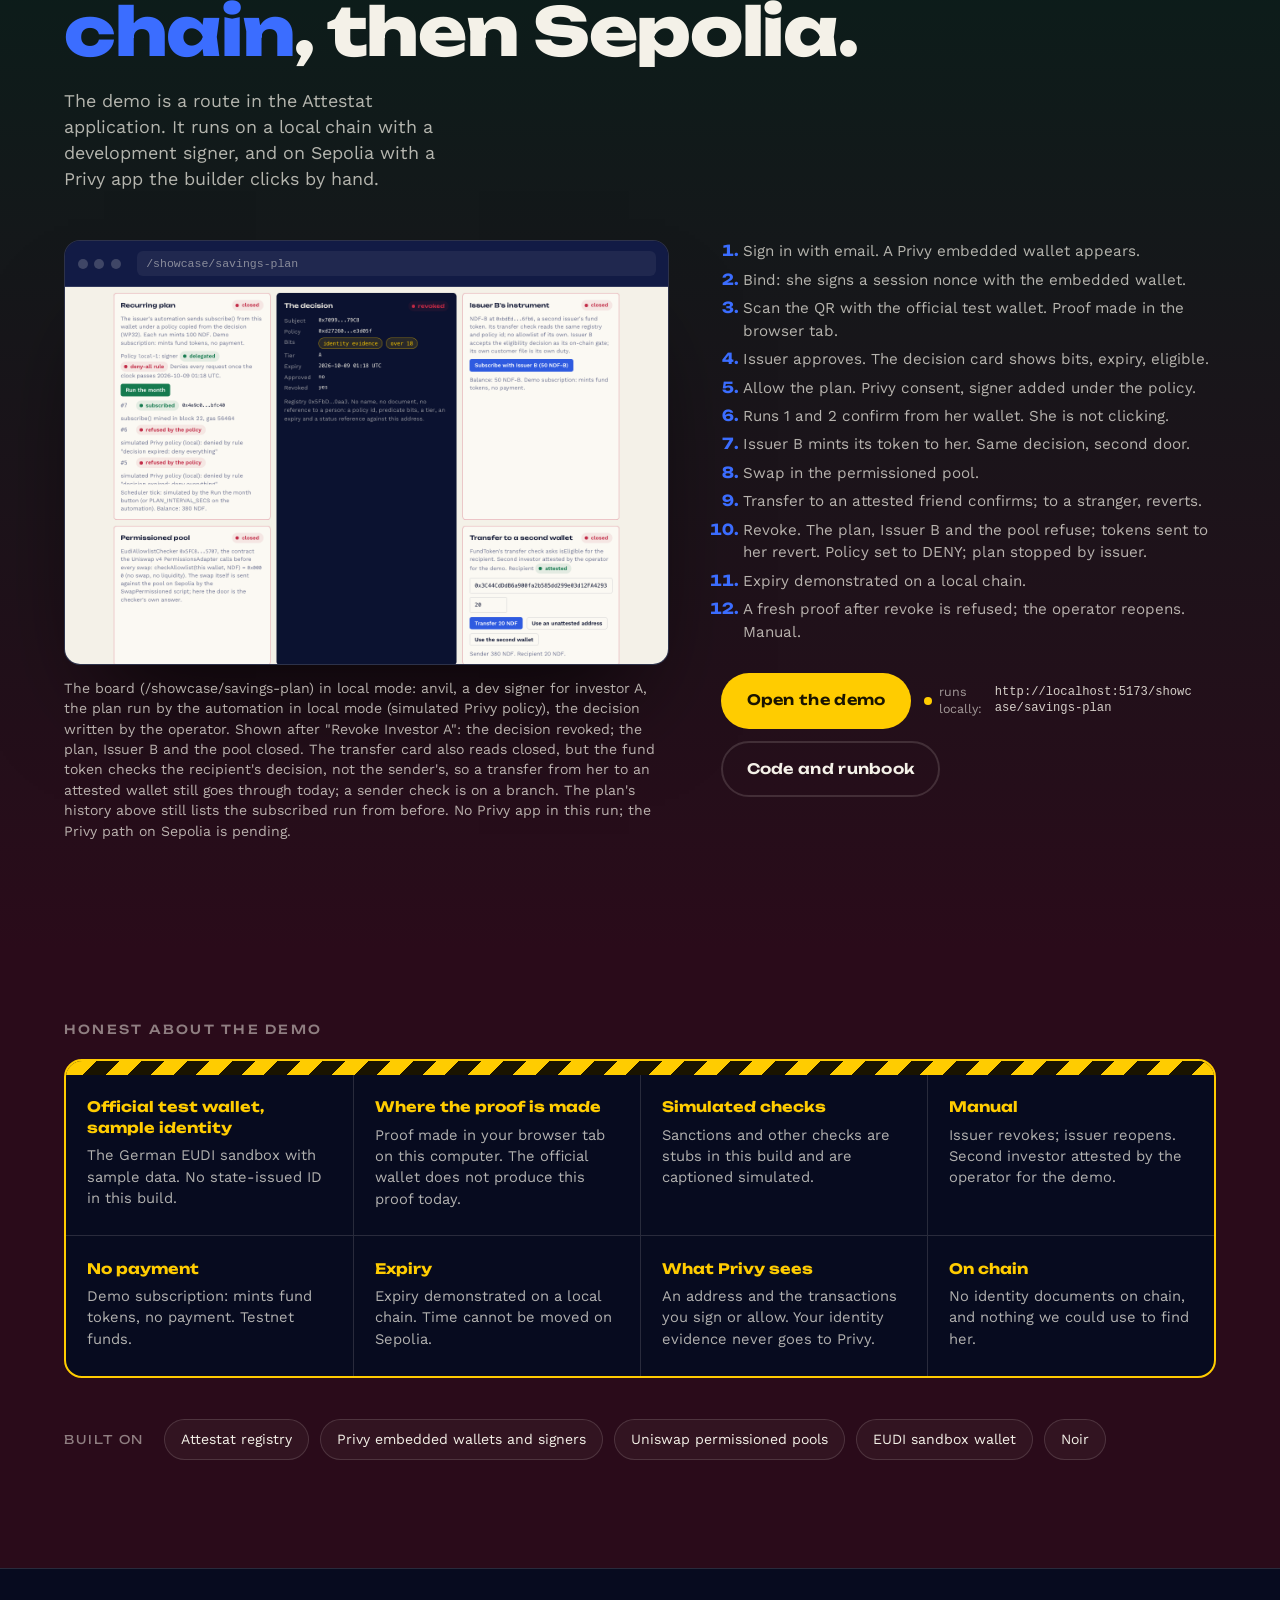
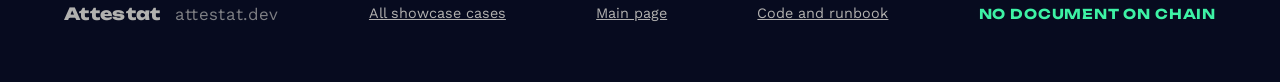
<file: showcase/savings-plan/index.html>
<!DOCTYPE html>
<html lang="en">
<head>
<meta charset="utf-8">
<meta name="viewport" content="width=device-width, initial-scale=1">
<title>Attestat showcase: the attested savings plan</title>
<meta name="description" content="A fund issuer runs a recurring savings plan into its tokenized fund for a retail investor who proves once with the EUDI wallet. One eligibility decision on chain is re-checked at every purchase, reused by a second issuer and a permissioned pool, and closed by one revoke. Built on Attestat with a Privy embedded wallet and a delegated signer.">
<meta property="og:type" content="website">
<meta property="og:site_name" content="Attestat">
<meta property="og:title" content="Attestat showcase: the attested savings plan">
<meta property="og:description" content="Prove once. Save every month. One revoke closes the plan, the second issuer and the pool. An engineering example built on the Attestat decision with Privy.">
<meta property="og:url" content="https://attestat.dev/showcase/savings-plan/">
<meta name="twitter:card" content="summary">
<meta name="twitter:title" content="Attestat showcase: the attested savings plan">
<meta name="twitter:description" content="Prove once. Save every month. One revoke closes the plan, the second issuer and the pool. An engineering example built on the Attestat decision with Privy.">
<link rel="canonical" href="https://attestat.dev/showcase/savings-plan/">
<link rel="stylesheet" href="../../style.css">
<link rel="stylesheet" href="style.css">
</head>
<body>

<header class="top">
  <a class="brand" href="../../index.html">Attestat</a>
  <nav class="topnav" aria-label="Sections">
    <a href="../index.html">Showcase</a>
    <a href="#who">Who</a>
    <a href="#why">Why this needs Attestat</a>
    <a href="#how">How it works</a>
    <a href="#chain">The chain</a>
    <a href="#demo">Demo</a>
    <a href="https://github.com/devdotbo/nachweis-app">Code</a>
  </nav>
</header>

<main id="top">

<!-- HERO: the case sentence and the lifecycle stage -->
<section class="hero scene sp-hero" id="hero">
  <div class="hero-inner sp-hero-grid">
    <div class="sp-hero-text">
      <p class="eyebrow">Attestat showcase <span class="dot"></span> Savings plan</p>
      <h1 class="hook sp-hook">Prove once. Save every month. One <em>revoke</em> closes the plan, the second issuer and the pool.</h1>
      <p class="lede">A retail investor signs in with an email, proves once with the state ID wallet on her phone, and gets one eligibility decision on chain. Her savings plan buys fund tokens on a schedule while she is offline. A second issuer's instrument and a permissioned pool accept the same decision. When the issuer revokes, or the credential expires, the plan, the second issuer and the pool refuse, and fund tokens sent to her revert, because the fund token checks the recipient.</p>
      <p class="spoken">"Your ID wallet should work where you invest."</p>
      <div class="cta-row">
        <a class="btn btn-primary" href="http://localhost:5173/showcase/savings-plan" data-app-path="/showcase/savings-plan">Open the demo</a>
        <a class="btn btn-ghost" href="#how">How it works</a>
      </div>
      <p class="sp-toolkit">An engineering example built on the Attestat decision, with a Privy embedded wallet and a delegated signer. Parked: code and docs kept, not a live product.</p>
    </div>

    <div class="sp-hero-art">
      <div class="stage" id="stage" data-state="live">
        <svg class="links" viewBox="0 0 100 100" preserveAspectRatio="none" aria-hidden="true">
          <line class="link l-plan" x1="50" y1="50" x2="50" y2="9"></line>
          <line class="link l-b" x1="50" y1="50" x2="72" y2="50"></line>
          <line class="link l-pool" x1="50" y1="50" x2="50" y2="91"></line>
          <line class="link l-xfer" x1="50" y1="50" x2="28" y2="50"></line>
        </svg>
        <div class="pulse" id="pulse" aria-hidden="true"></div>

        <div class="core" id="core">
          <p class="core-head">Decision on chain</p>
          <div class="core-row"><span>subject</span><b>0x7a3f…c41e</b></div>
          <div class="core-row"><span>bits</span><b>evidence 1, over18 1</b></div>
          <div class="core-row"><span>tier</span><b>A</b></div>
          <div class="core-row"><span>expiry</span><b id="core-expiry">2026-10-07</b></div>
          <div class="core-row core-status"><span>status</span><b id="core-status">eligible</b></div>
          <div class="core-row struck"><span>name</span><b>not present</b></div>
        </div>

        <div class="gate g-plan" data-gate="plan">
          <span class="leaf"></span>
          <span class="gate-name">Plan run</span>
          <span class="gate-state">open</span>
        </div>
        <div class="gate g-b" data-gate="b">
          <span class="leaf"></span>
          <span class="gate-name">Issuer B</span>
          <span class="gate-state">open</span>
        </div>
        <div class="gate g-pool" data-gate="pool">
          <span class="leaf"></span>
          <span class="gate-name">Pool swap</span>
          <span class="gate-state">open</span>
        </div>
        <div class="gate g-xfer" data-gate="xfer">
          <span class="leaf"></span>
          <span class="gate-name">Transfer</span>
          <span class="gate-state">open</span>
        </div>
      </div>

      <div class="runner" aria-live="polite">
        <div class="runner-head"><span class="runner-dot"></span><span>Runner log</span><span class="runner-cap" id="runner-cap">She is not clicking.</span></div>
        <ol class="runner-log" id="runner-log"></ol>
      </div>
      <div class="stage-controls">
        <button class="btn btn-coral" id="ctl-revoke" type="button">Revoke once</button>
        <button class="btn btn-ghost" id="ctl-expire" type="button">Let it expire</button>
        <button class="btn btn-ghost" id="ctl-reopen" type="button" hidden>Reopen, manual</button>
        <button class="btn btn-ghost sp-reset" id="ctl-reset" type="button">Replay</button>
      </div>
      <p class="stage-note">Scripted replay with sample data, in your browser. The working demo is linked below.</p>
    </div>
  </div>
</section>

<!-- WHO BUYS, WHO USES -->
<section class="scene sp-who" id="who">
  <div class="wrap">
    <p class="label reveal">Who buys, who uses</p>
    <h2 class="display reveal">The issuer pays. <span class="yellow">The saver</span> never uploads a document.</h2>
    <div class="who-grid">
      <article class="who reveal">
        <p class="who-role">Buyer</p>
        <h3>A fund issuer or transfer agent</h3>
        <p>It reaches savings-plan customers today through custodial brokers, and gates its token behind its own allowlist. With Attestat it takes recurring retail inflows without operating custody, and without re-checking a stored identity record before every purchase. The chain re-checks the decision at every run.</p>
        <p class="who-later">Later, a second issuer: it wants the same customer on day one, with no allowlist relayer of its own.</p>
      </article>
      <article class="who reveal">
        <p class="who-role">User</p>
        <h3>A retail investor with an email</h3>
        <p>She has the official test wallet on her phone and no crypto wallet. After email sign-in she has a Privy embedded wallet. She proves once, the issuer approves once, and her plan buys fund tokens on a schedule while she is offline.</p>
        <p class="who-later">She can stop the plan herself at any time. The issuer's revoke stops it too.</p>
      </article>
    </div>
    <ul class="money reveal">
      <li><b>Recurring subscription</b><span>into the fund token. Demo subscription: mints fund tokens, no payment.</span></li>
      <li><b>Second instrument</b><span>Issuer B mints its token to the same address, gated by the same decision.</span></li>
      <li><b>Pool swap</b><span>in the Uniswap permissioned pool, gated by the same decision.</span></li>
      <li><b>Transfer</b><span>of fund tokens to another attested wallet. An unattested recipient is refused.</span></li>
    </ul>
  </div>
</section>

<!-- OTHERWISE NOT POSSIBLE -->
<section class="scene sp-why" id="why">
  <div class="wrap">
    <p class="label reveal">Otherwise not possible</p>
    <h2 class="display reveal">Three things a plan cannot do <span class="coral">today</span>.</h2>
    <div class="facts">
      <article class="fact reveal">
        <p class="big mono">isEligible</p>
        <p class="fact-src">Code: FundToken.sol and AttestationRegistry.sol</p>
        <p class="fact-what">A recurring purchase from a self-custodial wallet needs a signer that acts while the user is away, and every receipt of the fund token is gated on the registry's approval, not revoked, not expired: the same check stops a plan run, a second issuer's mint, a swap and a transfer, with nothing running in the issuer's back office.</p>
      </article>
      <article class="fact reveal">
        <p class="big">0</p>
        <p class="fact-src">Market: live gated products memo, 2026-09-06</p>
        <p class="fact-what">We found no live product where one on-chain attestation is consumed on chain by more than one independent app, and 0 of 5 core EU exchanges accept another venue's proof, so today a second venue re-verifies, keeps its own file and runs its own revocation loop, and a revocation at venue A never reaches venue B.</p>
      </article>
      <article class="fact reveal">
        <p class="big">Art. 5a</p>
        <p class="fact-src">Regulation: eIDAS 2, Art. 5a(8) and 5a(9)</p>
        <p class="fact-what">The regulation gives the credential a lifecycle, revocation at the user's request, on compromise or on death, and free validation of wallet validity, but without an on-chain decision that lifecycle stops at the verifier's database and never reaches the token, the pool or the plan.</p>
      </article>
    </div>
    <p class="punch reveal">A plan and a set of doors that fail closed on a decision the customer carries. <strong>No business holds her document. No business holds her key.</strong></p>
    <p class="boundary reveal">Boundary we keep: an attestation reused by a second venue does not transfer that venue's duty. Issuer B accepts the eligibility decision as its on-chain gate; its own customer file is its own duty. This case does not claim onboarding reuse.</p>
  </div>
</section>

<!-- HOW IT WORKS -->
<section class="scene sp-how" id="how">
  <div class="wrap">
    <p class="label reveal">How it works</p>
    <h2 class="display reveal">Six beats, <span class="mint">one</span> decision.</h2>
    <p class="body reveal">The identity part happens once. The Privy part gives the plan a signer that is bounded twice: by a policy on Privy's side, and by the chain on every run.</p>

    <ol class="beats reveal" id="beats">
      <li class="beat b-phone">
        <span class="beat-where">Phone</span>
        <span class="beat-name">Present</span>
        <p>The official test wallet answers the issuer's registered request: given name, family name, over 18. Names stay in the browser tab, not with the issuer, not on chain.</p>
      </li>
      <li class="beat b-laptop">
        <span class="beat-where">Browser tab</span>
        <span class="beat-name">Prove</span>
        <p>Proof made in your browser tab on this computer. The zero-knowledge proof binds her wallet address, the policy, the predicate bits and the credential's own expiry.</p>
      </li>
      <li class="beat b-chain">
        <span class="beat-where">Chain</span>
        <span class="beat-name">Decide</span>
        <p>The issuer approves in a separate step. One eligibility decision is written against her address: bits, tier, expiry, status reference. No name.</p>
      </li>
      <li class="beat b-privy">
        <span class="beat-where">Privy</span>
        <span class="beat-name">Allow</span>
        <p>She adds the issuer's key as a signer on her embedded wallet, under a policy that allows subscribe() on the Subscription contract and nothing else. She can remove it herself.</p>
      </li>
      <li class="beat b-runner">
        <span class="beat-where">Runner</span>
        <span class="beat-name">Run</span>
        <p>The issuer's runner sends subscribe() from her wallet on schedule. Privy checks the policy. The chain checks the decision. She is not clicking.</p>
      </li>
      <li class="beat b-revoke">
        <span class="beat-where">Issuer</span>
        <span class="beat-name">Revoke or expire</span>
        <p>One revoke transaction, and the plan run, Issuer B's mint, the pool swap and a transfer to her all revert. Expiry does the same without anyone acting. Manual: issuer revokes; issuer reopens.</p>
      </li>
    </ol>

    <div class="bounds reveal">
      <article class="bound bound-privy">
        <p class="bound-head">Bound one: the Privy policy</p>
        <pre class="policy"><code>{
  "version": "1.0",
  "chain_type": "ethereum",
  "rules": [{
    "name": "subscribe and nothing else",
    "method": "eth_sendTransaction",
    "conditions": [
      { "field_source": "ethereum_transaction",
        "field": "to",
        "operator": "eq",
        "value": "&lt;Subscription contract&gt;" },
      { "field_source": "ethereum_calldata",
        "field": "function_name",
        "operator": "eq",
        "value": "subscribe" },
      { "field_source": "ethereum_transaction",
        "field": "chain_id",
        "operator": "eq",
        "value": "11155111" }
    ],
    "action": "ALLOW"
  }]
}</code></pre>
        <p class="bound-note">Shape after Privy's published calldata example. What the issuer's key may sign from her wallet.</p>
      </article>
      <article class="bound bound-chain">
        <p class="bound-head">Bound two: the chain</p>
        <pre class="policy"><code>function isEligible(subject, policyId, requiredBits)
  returns (bool)
{
  Decision d = decisions[subject][policyId];
  return approved[subject][policyId]
      &amp;&amp; !d.revoked
      &amp;&amp; d.expiry &gt; block.timestamp
      &amp;&amp; (d.bits &amp; requiredBits) == requiredBits;
}</code></pre>
        <p class="bound-note">Whether the signed call lands. Read by the Subscription contract, both fund tokens, the pool's allowlist checker, and every transfer.</p>
      </article>
    </div>

    <div class="privy-lines reveal">
      <p><b>Under the connect card:</b> Wallet by Privy: an embedded wallet created at email sign-in, so an investor without a crypto wallet can hold the fund token. Your identity evidence never goes to Privy; Privy sees an address and the transactions you sign or allow. Sample identity from the official test wallet; testnet funds.</p>
      <p><b>Under the plan card:</b> Savings plan: you allow the issuer's key to send subscribe() from your wallet and nothing else, bounded by a Privy policy and re-checked on chain at every run. Stop it here at any time; the issuer's revoke stops it too. Privy's docs say the signer never sees your key (their statement, not ours).</p>
    </div>
  </div>
</section>

<!-- WHAT THE CHAIN SEES -->
<section class="scene sp-chain" id="chain">
  <div class="wrap two-col">
    <div class="col-text">
      <p class="label reveal">What the chain sees</p>
      <h2 class="display reveal">One record per address. <span class="mint">No name.</span></h2>
      <p class="body reveal">Anyone can read this. It is enough for a plan run, a mint, a swap or a transfer to decide, and not enough to know who she is.</p>
      <ul class="points sp-points">
        <li class="reveal"><span class="pt">bits</span>Predicate bits the policy verified. In the demo policy: identity evidence, over 18.</li>
        <li class="reveal"><span class="pt">expiry</span>The credential's own expiry, bound by the proof. After it, the plan, the second issuer, the pool and any transfer to her refuse without anyone acting.</li>
        <li class="reveal"><span class="pt">revoked</span>Set by one issuer transaction. The same transaction clears approval.</li>
        <li class="reveal"><span class="pt">statusRef</span>An opaque reference to an off-chain status entry. Never a name.</li>
      </ul>
      <p class="kicker reveal">No identity documents on chain, and nothing we could use to find her.</p>
    </div>
    <div class="col-art reveal">
      <pre class="struct"><code><span class="c">// One eligibility decision per (subject, policyId).</span>
<span class="c">// No names, no strings, no personal data.</span>
struct Decision {
    bytes32 policyId;
    uint256 bits;
    uint8   tier;
    uint64  expiry;
    bytes32 statusRef;
    bool    revoked;
}</code></pre>
      <p class="art-cap">contracts/src/interfaces/IEligibility.sol. Predicate bits and an expiry bound to an address are still personal data in the EDPB's reading; that is why the issuer keeps the file and the chain keeps the decision.</p>
    </div>
  </div>
</section>

<!-- THE DEMO -->
<section class="scene sp-demo" id="demo">
  <div class="wrap">
    <p class="label reveal">The demo</p>
    <h2 class="display reveal">Twelve beats on a <span class="blue">local chain</span>, then Sepolia.</h2>
    <p class="body reveal">The demo is a route in the Attestat application. It runs on a local chain with a development signer, and on Sepolia with a Privy app the builder clicks by hand.</p>
    <div class="demo-grid">
      <figure class="shot reveal">
        <div class="shot-frame">
          <div class="shot-bar"><span></span><span></span><span></span><i>/showcase/savings-plan</i></div>
          <img class="shot-img" src="demo.png" alt="The savings plan board on a local run after the revoke: the decision revoked in the middle; the recurring plan with its deny-all rule and the run history, Issuer B's instrument, the permissioned pool checker and the transfer to a second wallet all closed" width="1440" height="900" loading="lazy">
        </div>
        <figcaption>The board (/showcase/savings-plan) in local mode: anvil, a dev signer for investor A, the plan run by the automation in local mode (simulated Privy policy), the decision written by the operator. Shown after "Revoke Investor A": the decision revoked; the plan, Issuer B and the pool closed. The transfer card also reads closed, but the fund token checks the recipient's decision, not the sender's, so a transfer from her to an attested wallet still goes through today; a sender check is on a branch. The plan's history above still lists the subscribed run from before. No Privy app in this run; the Privy path on Sepolia is pending.</figcaption>
      </figure>
      <div class="demo-list reveal">
        <ol class="demo-steps">
          <li>Sign in with email. A Privy embedded wallet appears.</li>
          <li>Bind: she signs a session nonce with the embedded wallet.</li>
          <li>Scan the QR with the official test wallet. Proof made in the browser tab.</li>
          <li>Issuer approves. The decision card shows bits, expiry, eligible.</li>
          <li>Allow the plan. Privy consent, signer added under the policy.</li>
          <li>Runs 1 and 2 confirm from her wallet. She is not clicking.</li>
          <li>Issuer B mints its token to her. Same decision, second door.</li>
          <li>Swap in the permissioned pool.</li>
          <li>Transfer to an attested friend confirms; to a stranger, reverts.</li>
          <li>Revoke. The plan, Issuer B and the pool refuse; tokens sent to her revert. Policy set to DENY; plan stopped by issuer.</li>
          <li>Expiry demonstrated on a local chain.</li>
          <li>A fresh proof after revoke is refused; the operator reopens. Manual.</li>
        </ol>
        <div class="cta-row">
          <a class="btn btn-primary" href="http://localhost:5173/showcase/savings-plan" data-app-path="/showcase/savings-plan">Open the demo</a>
          <a class="btn btn-ghost" href="https://github.com/devdotbo/nachweis-app">Code and runbook</a>
        </div>
      </div>
    </div>
  </div>
</section>

<!-- HONEST ABOUT THE DEMO -->
<section class="scene s-honest sp-honest" id="honest">
  <div class="wrap">
    <p class="label reveal">Honest about the demo</p>
    <ul class="honest-strip sp-strip reveal">
      <li><b>Official test wallet, sample identity</b>The German EUDI sandbox with sample data. No state-issued ID in this build.</li>
      <li><b>Where the proof is made</b>Proof made in your browser tab on this computer. The official wallet does not produce this proof today.</li>
      <li><b>Simulated checks</b>Sanctions and other checks are stubs in this build and are captioned simulated.</li>
      <li><b>Manual</b>Issuer revokes; issuer reopens. Second investor attested by the operator for the demo.</li>
      <li><b>No payment</b>Demo subscription: mints fund tokens, no payment. Testnet funds.</li>
      <li><b>Expiry</b>Expiry demonstrated on a local chain. Time cannot be moved on Sepolia.</li>
      <li><b>What Privy sees</b>An address and the transactions you sign or allow. Your identity evidence never goes to Privy.</li>
      <li><b>On chain</b>No identity documents on chain, and nothing we could use to find her.</li>
    </ul>
    <div class="built reveal">
      <span class="built-label">Built on</span>
      <span class="chip">Attestat registry</span>
      <span class="chip">Privy embedded wallets and signers</span>
      <span class="chip">Uniswap permissioned pools</span>
      <span class="chip">EUDI sandbox wallet</span>
      <span class="chip">Noir</span>
    </div>
  </div>
</section>

</main>

<footer class="foot">
  <span class="brand">Attestat <span class="foot-domain">attestat.dev</span></span>
  <a href="../index.html">All showcase cases</a>
  <a href="../../index.html">Main page</a>
  <a href="https://github.com/devdotbo/nachweis-app">Code and runbook</a>
  <span class="foot-tag">no document on chain</span>
</footer>

<script src="../links.js"></script>
<script src="app.js"></script>
</body>
</html>
</file>
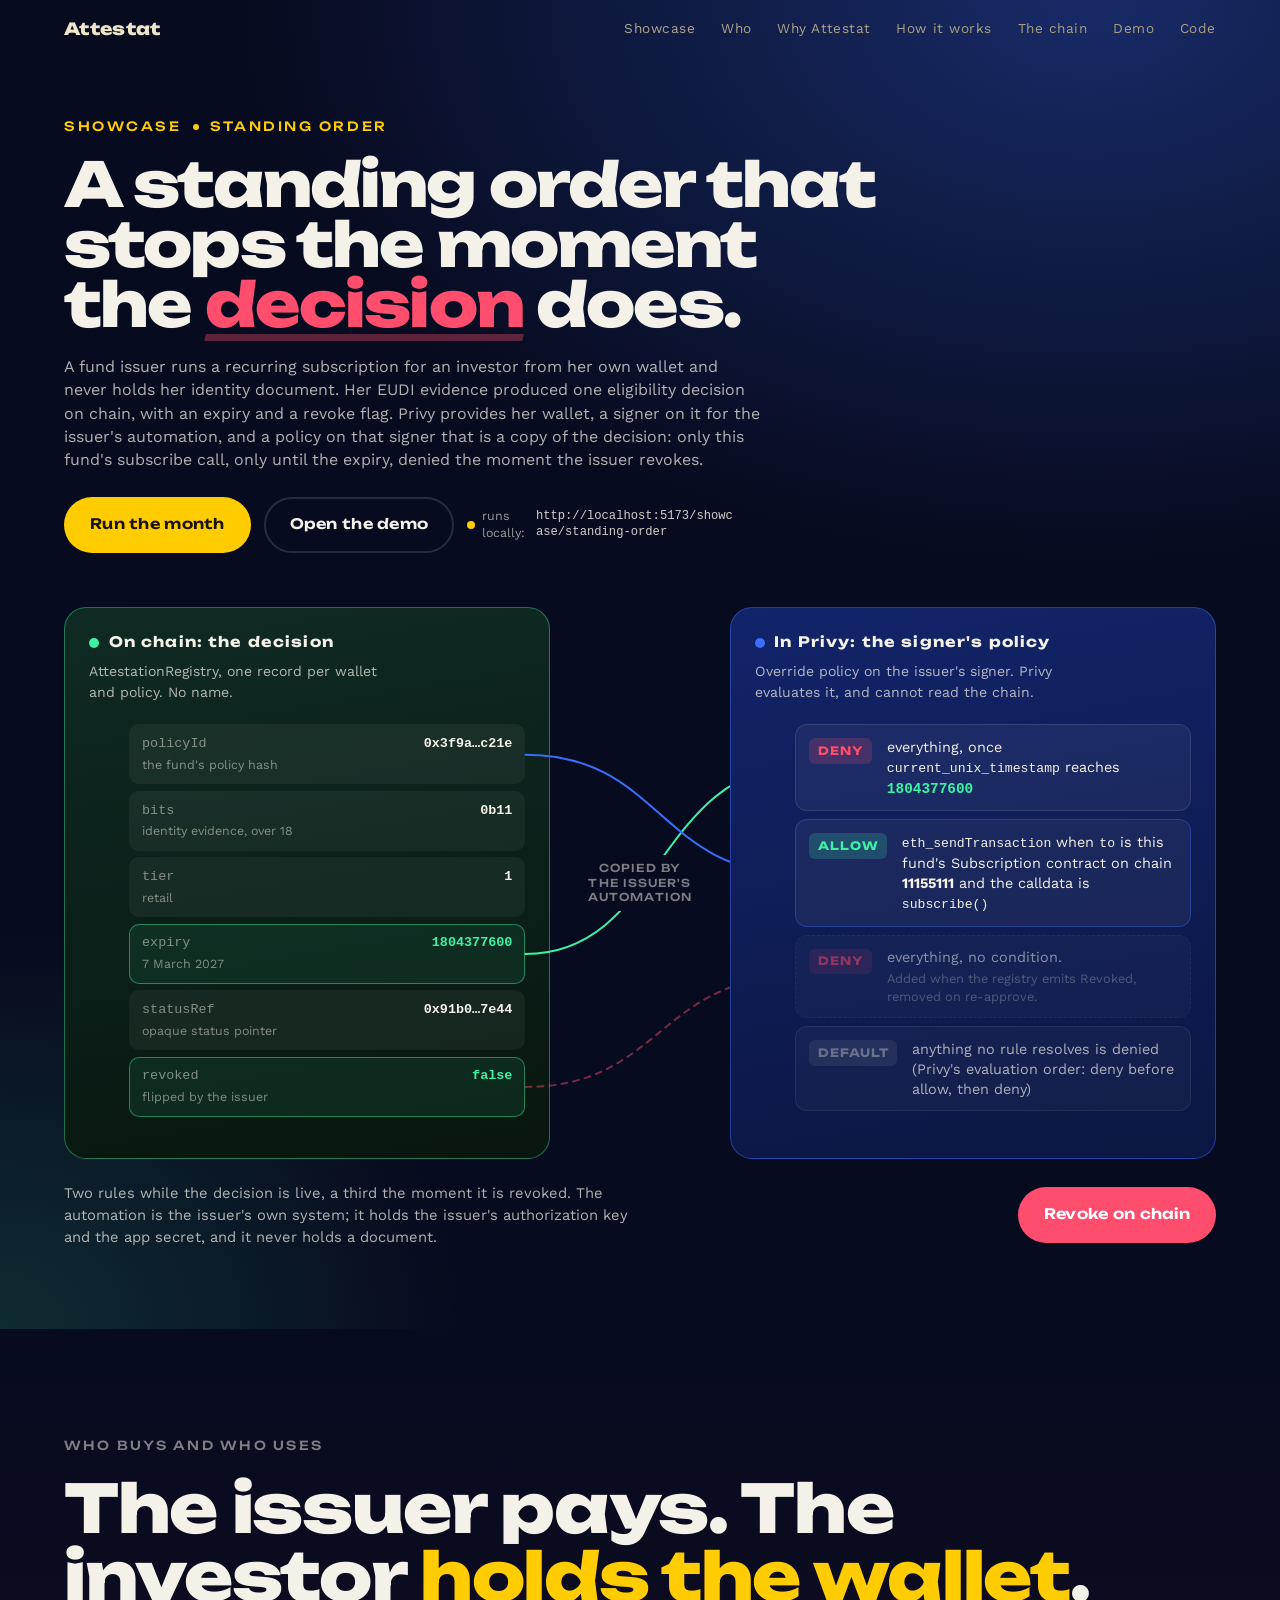
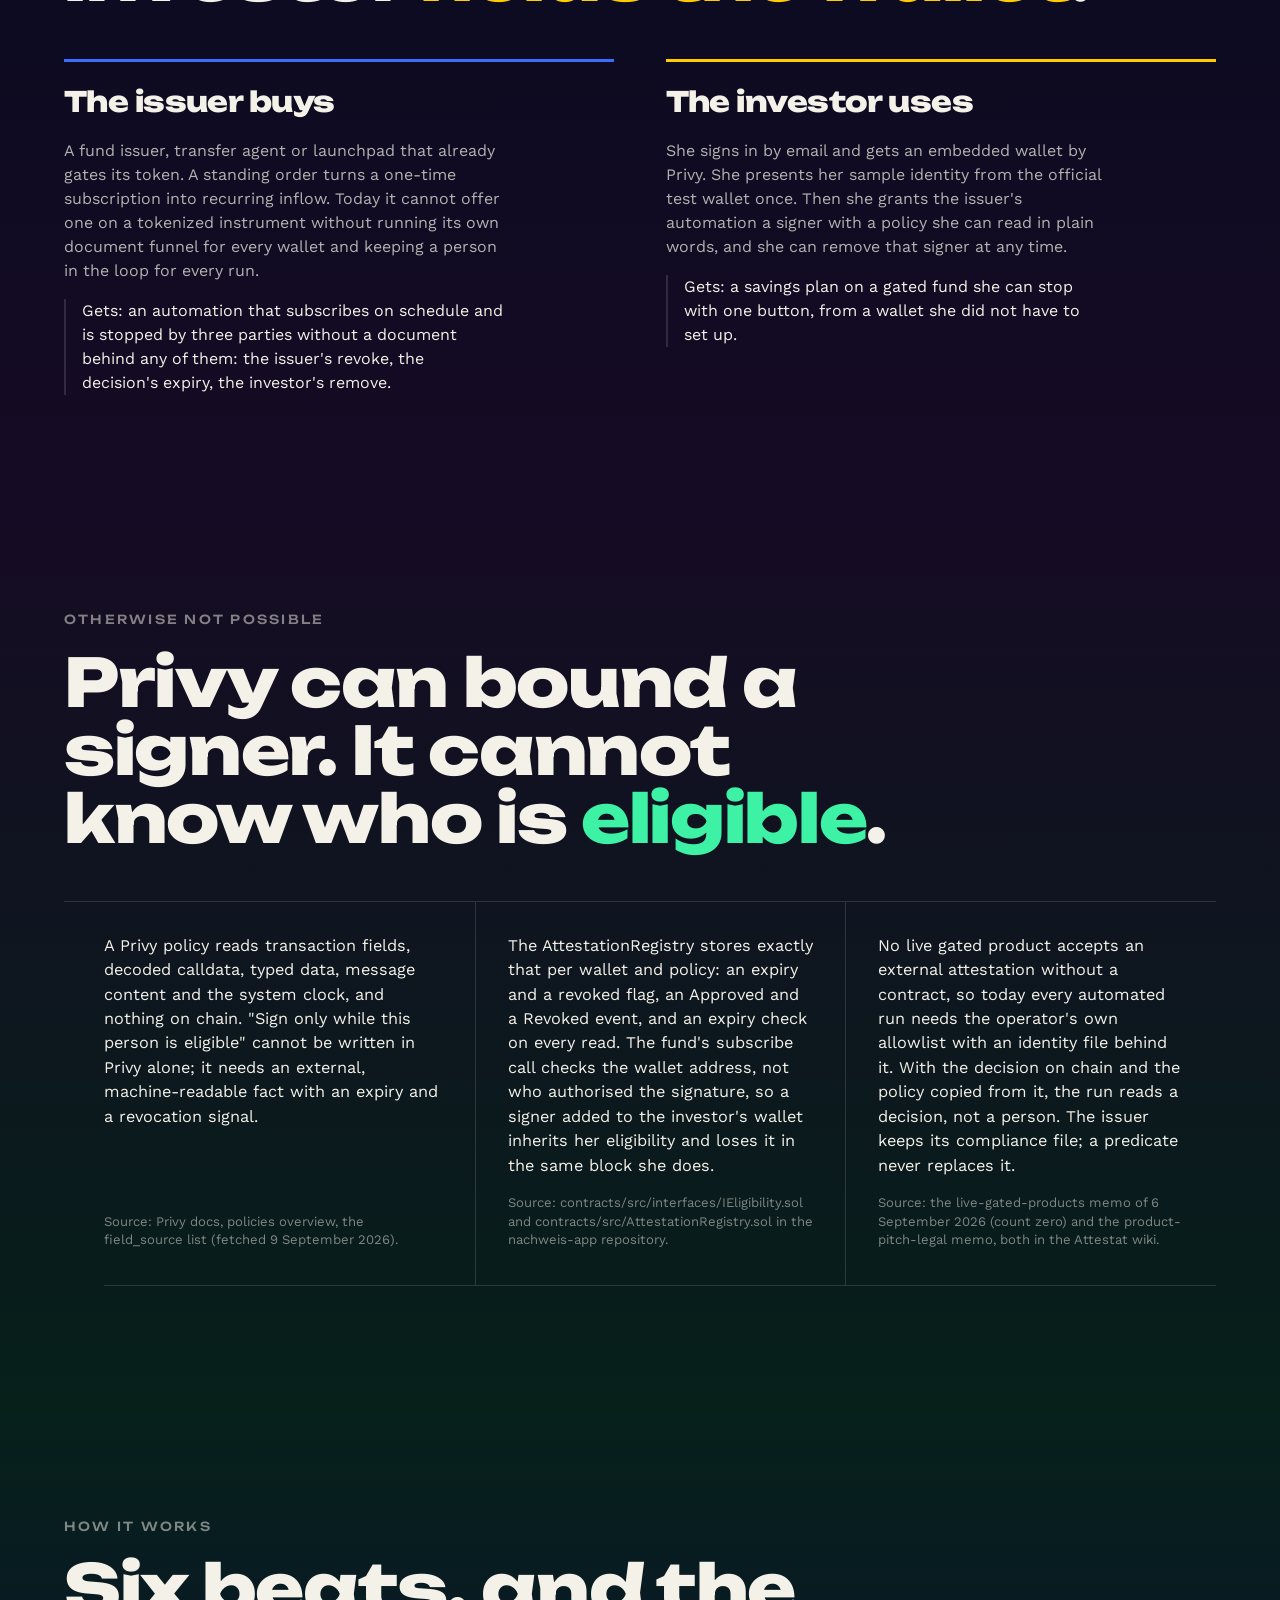
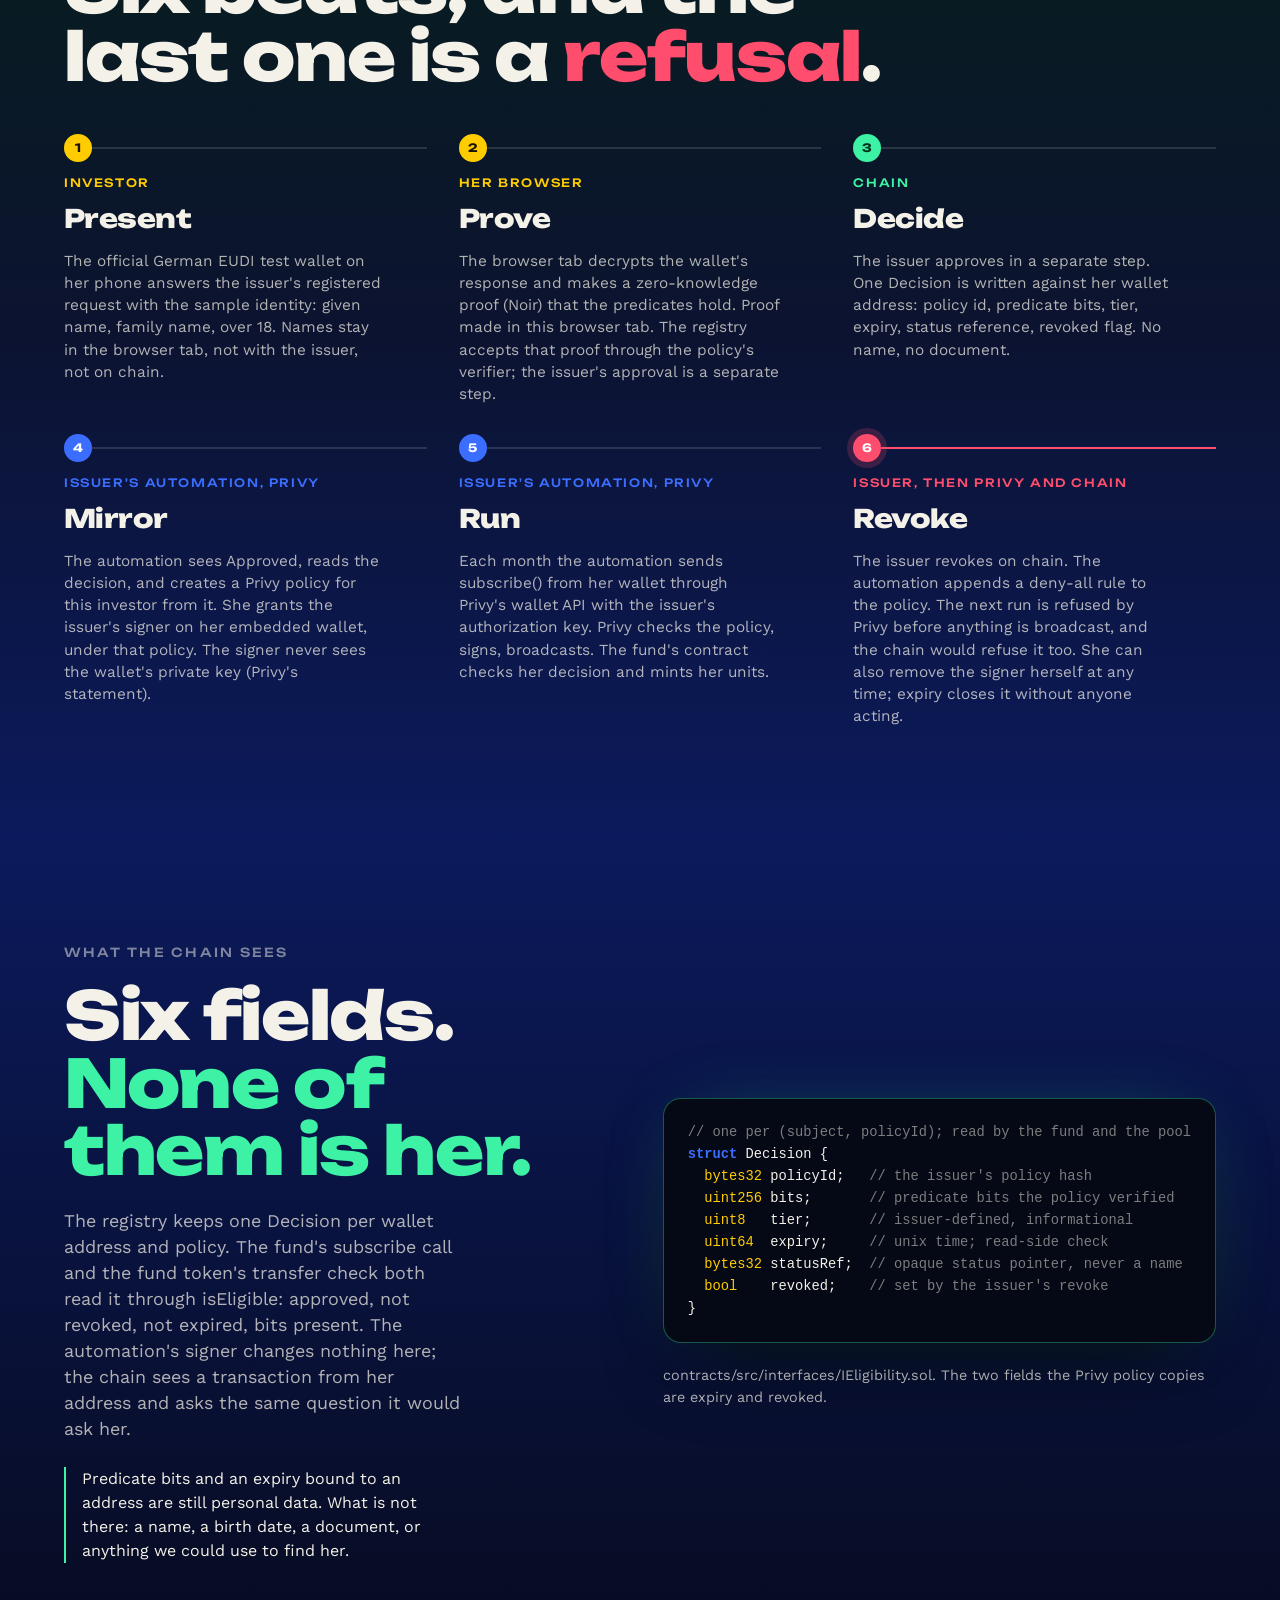
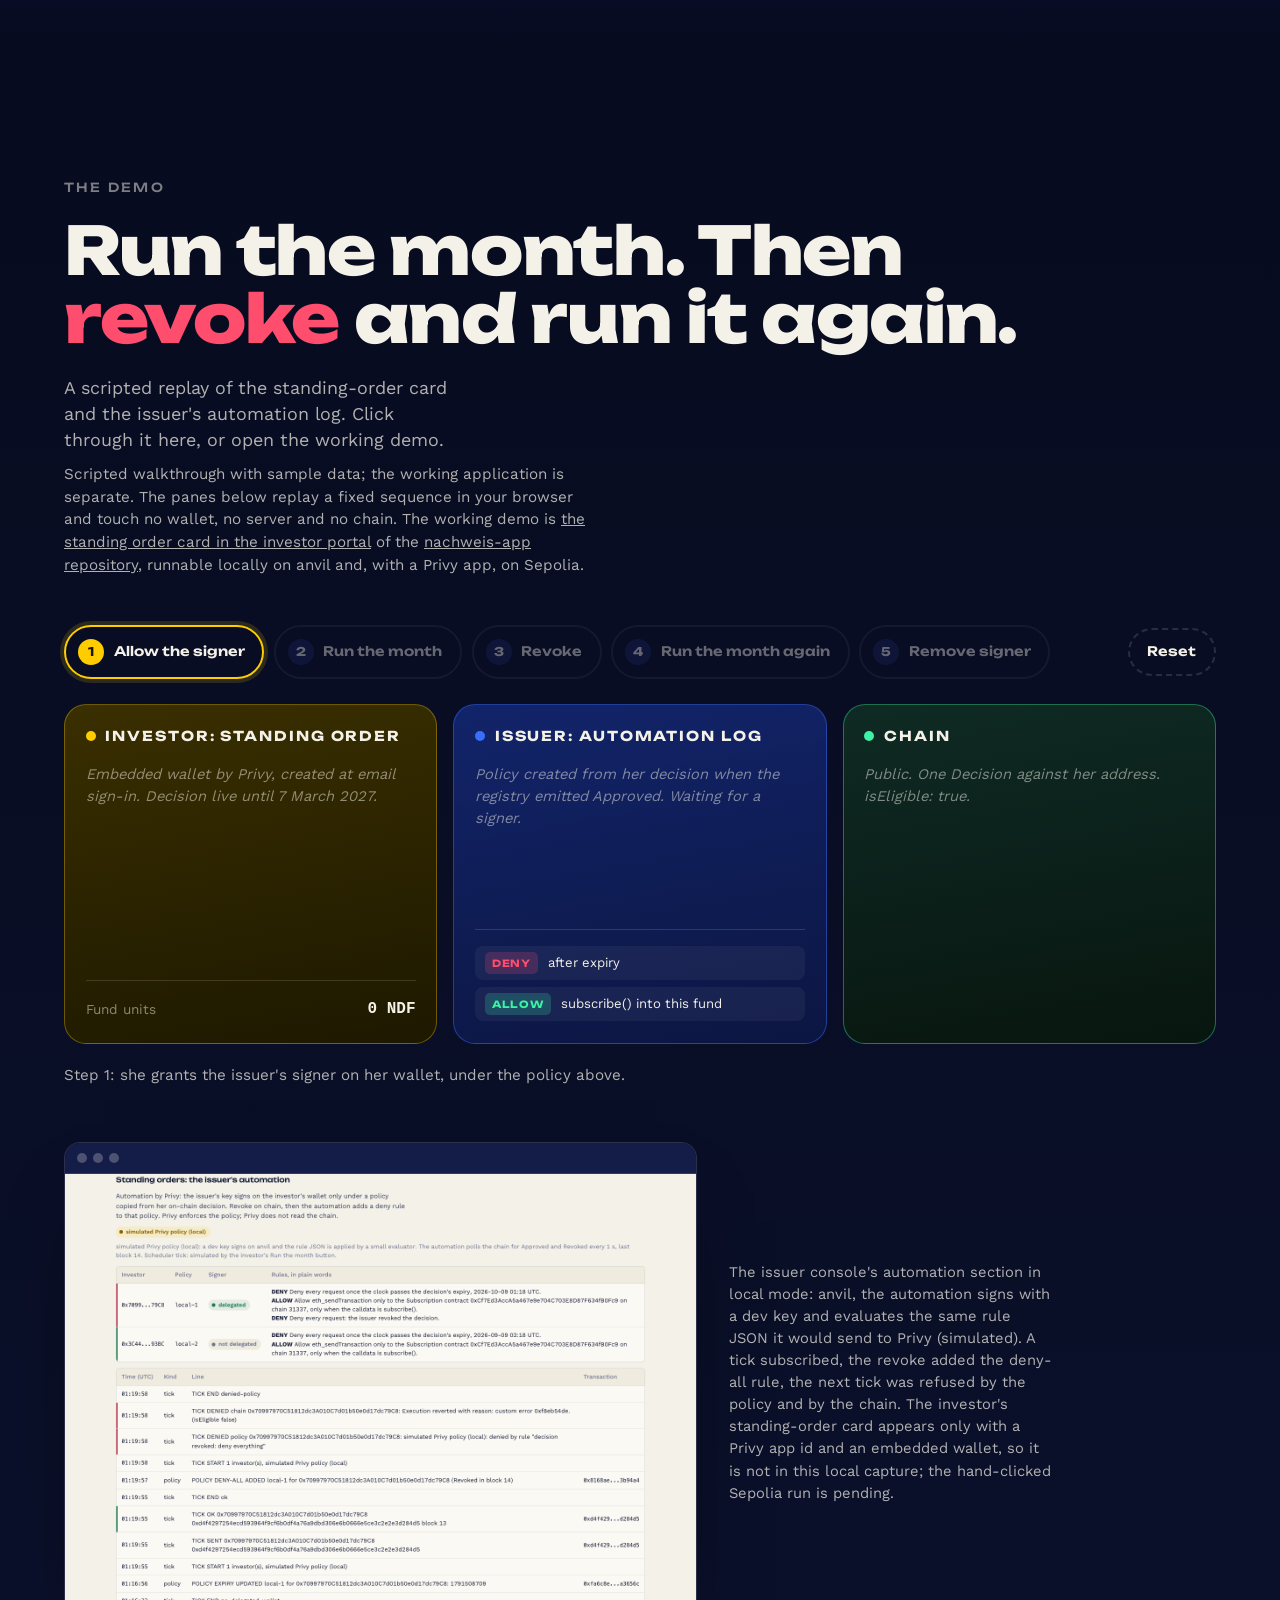
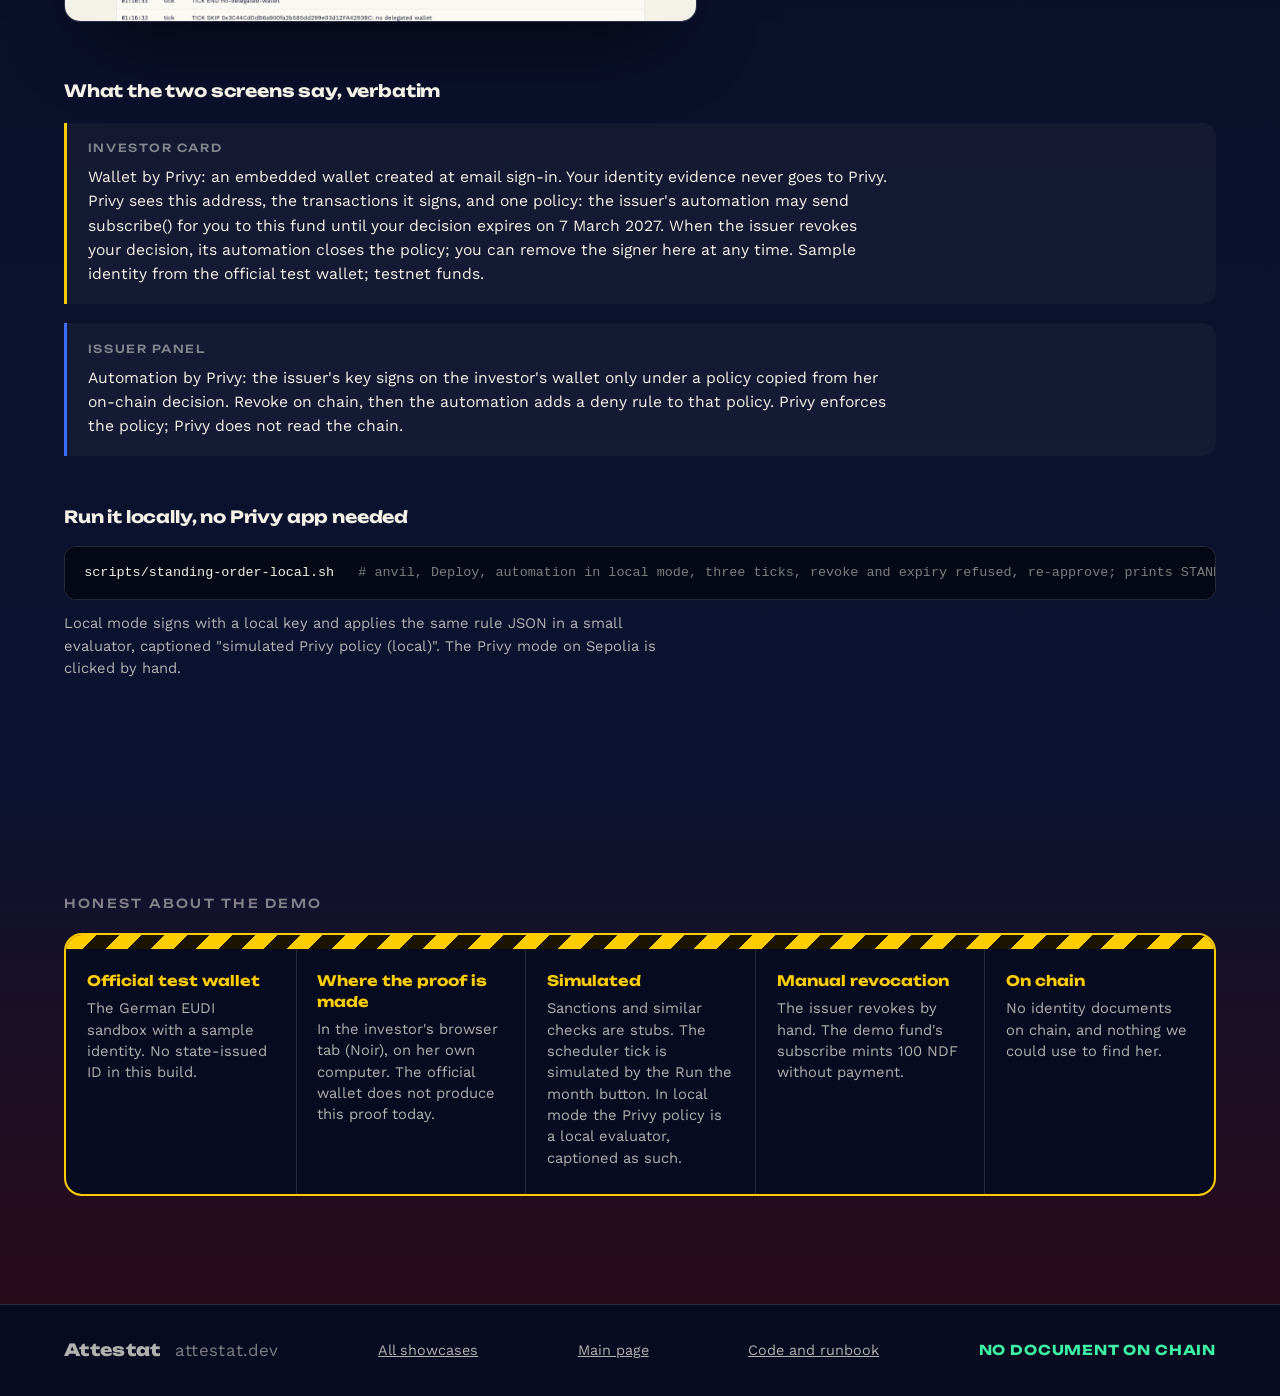
<file: showcase/standing-order/index.html>
<!DOCTYPE html>
<html lang="en">
<head>
<meta charset="utf-8">
<meta name="viewport" content="width=device-width, initial-scale=1">
<title>Standing order, built on Attestat</title>
<meta name="description" content="A fund issuer runs a recurring subscription for an investor from her own wallet, without holding her identity document. The Privy policy on the signer is a copy of her on-chain eligibility decision.">
<meta property="og:type" content="website">
<meta property="og:site_name" content="Attestat">
<meta property="og:title" content="Standing order: an automation that stops the moment the decision does">
<meta property="og:description" content="A fund issuer runs a recurring subscription for an investor from her own wallet, without holding her identity document. The Privy policy on the signer is a copy of her on-chain eligibility decision.">
<meta property="og:url" content="https://attestat.dev/showcase/standing-order/">
<meta name="twitter:card" content="summary">
<link rel="canonical" href="https://attestat.dev/showcase/standing-order/">
<link rel="stylesheet" href="../../style.css">
<link rel="stylesheet" href="style.css">
</head>
<body>

<header class="top">
  <a class="brand" href="../../index.html">Attestat</a>
  <nav class="topnav" aria-label="Sections">
    <a href="../index.html">Showcase</a>
    <a href="#who">Who</a>
    <a href="#why">Why Attestat</a>
    <a href="#how">How it works</a>
    <a href="#chain">The chain</a>
    <a href="#demo">Demo</a>
    <a href="https://github.com/devdotbo/nachweis-app">Code</a>
  </nav>
</header>

<main id="top">

<!-- HERO: the sentence and the mirror -->
<section class="scene so-hero" id="hero">
  <div class="wrap">
    <p class="eyebrow">Showcase <span class="dot"></span> Standing order</p>
    <h1 class="hook so-hook">A standing order that stops the moment the <em>decision</em> does.</h1>
    <p class="lede">A fund issuer runs a recurring subscription for an investor from her own wallet and never holds her identity document. Her EUDI evidence produced one eligibility decision on chain, with an expiry and a revoke flag. Privy provides her wallet, a signer on it for the issuer's automation, and a policy on that signer that is a copy of the decision: only this fund's subscribe call, only until the expiry, denied the moment the issuer revokes.</p>
    <div class="cta-row">
      <a class="btn btn-primary" href="#demo">Run the month</a>
      <a class="btn btn-ghost" href="http://localhost:5173/showcase/standing-order" data-app-path="/showcase/standing-order">Open the demo</a>
    </div>
  </div>

  <div class="wrap mirror-wrap">
    <figure class="mirror" id="mirror" aria-label="The on-chain decision on the left, the Privy policy on the right, with the fields that are copied across">
      <div class="mirror-side mirror-chain">
        <p class="mirror-title">On chain: the decision</p>
        <p class="mirror-sub">AttestationRegistry, one record per wallet and policy. No name.</p>
        <ol class="fields">
          <li class="field" data-key="policyId"><span class="k">policyId</span><b class="v">0x3f9a…c21e</b><i class="note">the fund's policy hash</i></li>
          <li class="field" data-key="bits"><span class="k">bits</span><b class="v">0b11</b><i class="note">identity evidence, over 18</i></li>
          <li class="field" data-key="tier"><span class="k">tier</span><b class="v">1</b><i class="note">retail</i></li>
          <li class="field is-src" data-key="expiry"><span class="k">expiry</span><b class="v">1804377600</b><i class="note">7 March 2027</i></li>
          <li class="field" data-key="statusRef"><span class="k">statusRef</span><b class="v">0x91b0…7e44</b><i class="note">opaque status pointer</i></li>
          <li class="field is-src" data-key="revoked"><span class="k">revoked</span><b class="v" id="m-revoked">false</b><i class="note">flipped by the issuer</i></li>
        </ol>
      </div>

      <div class="mirror-mid" aria-hidden="true">
        <svg class="mirror-lines" id="mirror-lines"></svg>
        <span class="mirror-arrow"><span>copied by the issuer's automation</span></span>
      </div>

      <div class="mirror-side mirror-policy">
        <p class="mirror-title">In Privy: the signer's policy</p>
        <p class="mirror-sub">Override policy on the issuer's signer. Privy evaluates it, and cannot read the chain.</p>
        <ol class="rules">
          <li class="rule deny" data-from="expiry">
            <span class="act">Deny</span>
            <span class="txt">everything, once <code>current_unix_timestamp</code> reaches <b class="v">1804377600</b></span>
          </li>
          <li class="rule allow" data-from="policyId">
            <span class="act">Allow</span>
            <span class="txt"><code>eth_sendTransaction</code> when <code>to</code> is this fund's Subscription contract on chain <b>11155111</b> and the calldata is <code>subscribe()</code></span>
          </li>
          <li class="rule deny deny-all" data-from="revoked" id="m-denyall">
            <span class="act">Deny</span>
            <span class="txt">everything, no condition. <i>Added when the registry emits Revoked, removed on re-approve.</i></span>
          </li>
          <li class="rule default"><span class="act">Default</span><span class="txt">anything no rule resolves is denied (Privy's evaluation order: deny before allow, then deny)</span></li>
        </ol>
      </div>
      <figcaption class="mirror-cap">
        <span>Two rules while the decision is live, a third the moment it is revoked. The automation is the issuer's own system; it holds the issuer's authorization key and the app secret, and it never holds a document.</span>
        <button class="btn btn-coral mirror-toggle" id="mirror-toggle" type="button">Revoke on chain</button>
      </figcaption>
    </figure>
  </div>
</section>

<!-- WHO BUYS, WHO USES -->
<section class="scene so-who" id="who">
  <div class="wrap">
    <p class="label reveal">Who buys and who uses</p>
    <h2 class="display reveal">The issuer pays. The investor <span class="yellow">holds the wallet</span>.</h2>
    <div class="who-grid">
      <article class="who who-issuer reveal">
        <h3>The issuer buys</h3>
        <p>A fund issuer, transfer agent or launchpad that already gates its token. A standing order turns a one-time subscription into recurring inflow. Today it cannot offer one on a tokenized instrument without running its own document funnel for every wallet and keeping a person in the loop for every run.</p>
        <p class="who-gets">Gets: an automation that subscribes on schedule and is stopped by three parties without a document behind any of them: the issuer's revoke, the decision's expiry, the investor's remove.</p>
      </article>
      <article class="who who-investor reveal">
        <h3>The investor uses</h3>
        <p>She signs in by email and gets an embedded wallet by Privy. She presents her sample identity from the official test wallet once. Then she grants the issuer's automation a signer with a policy she can read in plain words, and she can remove that signer at any time.</p>
        <p class="who-gets">Gets: a savings plan on a gated fund she can stop with one button, from a wallet she did not have to set up.</p>
      </article>
    </div>
  </div>
</section>

<!-- OTHERWISE NOT POSSIBLE -->
<section class="scene so-why" id="why">
  <div class="wrap">
    <p class="label reveal">Otherwise not possible</p>
    <h2 class="display reveal">Privy can bound a signer. It cannot know who is <span class="mint">eligible</span>.</h2>
    <ol class="reasons">
      <li class="reason reveal">
        <p>A Privy policy reads transaction fields, decoded calldata, typed data, message content and the system clock, and nothing on chain. "Sign only while this person is eligible" cannot be written in Privy alone; it needs an external, machine-readable fact with an expiry and a revocation signal.</p>
        <span class="src">Source: Privy docs, policies overview, the field_source list (fetched 9 September 2026).</span>
      </li>
      <li class="reason reveal">
        <p>The AttestationRegistry stores exactly that per wallet and policy: an expiry and a revoked flag, an Approved and a Revoked event, and an expiry check on every read. The fund's subscribe call checks the wallet address, not who authorised the signature, so a signer added to the investor's wallet inherits her eligibility and loses it in the same block she does.</p>
        <span class="src">Source: contracts/src/interfaces/IEligibility.sol and contracts/src/AttestationRegistry.sol in the nachweis-app repository.</span>
      </li>
      <li class="reason reveal">
        <p>No live gated product accepts an external attestation without a contract, so today every automated run needs the operator's own allowlist with an identity file behind it. With the decision on chain and the policy copied from it, the run reads a decision, not a person. The issuer keeps its compliance file; a predicate never replaces it.</p>
        <span class="src">Source: the live-gated-products memo of 6 September 2026 (count zero) and the product-pitch-legal memo, both in the Attestat wiki.</span>
      </li>
    </ol>
  </div>
</section>

<!-- HOW IT WORKS -->
<section class="scene so-how" id="how">
  <div class="wrap">
    <p class="label reveal">How it works</p>
    <h2 class="display reveal">Six beats, and the last one is a <span class="coral">refusal</span>.</h2>
    <ol class="beats reveal" id="beats">
      <li class="beat beat-you">
        <span class="beat-who">Investor</span>
        <h3>Present</h3>
        <p>The official German EUDI test wallet on her phone answers the issuer's registered request with the sample identity: given name, family name, over 18. Names stay in the browser tab, not with the issuer, not on chain.</p>
      </li>
      <li class="beat beat-you">
        <span class="beat-who">Her browser</span>
        <h3>Prove</h3>
        <p>The browser tab decrypts the wallet's response and makes a zero-knowledge proof (Noir) that the predicates hold. Proof made in this browser tab. The registry accepts that proof through the policy's verifier; the issuer's approval is a separate step.</p>
      </li>
      <li class="beat beat-chain">
        <span class="beat-who">Chain</span>
        <h3>Decide</h3>
        <p>The issuer approves in a separate step. One Decision is written against her wallet address: policy id, predicate bits, tier, expiry, status reference, revoked flag. No name, no document.</p>
      </li>
      <li class="beat beat-issuer">
        <span class="beat-who">Issuer's automation, Privy</span>
        <h3>Mirror</h3>
        <p>The automation sees Approved, reads the decision, and creates a Privy policy for this investor from it. She grants the issuer's signer on her embedded wallet, under that policy. The signer never sees the wallet's private key (Privy's statement).</p>
      </li>
      <li class="beat beat-issuer">
        <span class="beat-who">Issuer's automation, Privy</span>
        <h3>Run</h3>
        <p>Each month the automation sends subscribe() from her wallet through Privy's wallet API with the issuer's authorization key. Privy checks the policy, signs, broadcasts. The fund's contract checks her decision and mints her units.</p>
      </li>
      <li class="beat beat-refuse">
        <span class="beat-who">Issuer, then Privy and chain</span>
        <h3>Revoke</h3>
        <p>The issuer revokes on chain. The automation appends a deny-all rule to the policy. The next run is refused by Privy before anything is broadcast, and the chain would refuse it too. She can also remove the signer herself at any time; expiry closes it without anyone acting.</p>
      </li>
    </ol>
  </div>
</section>

<!-- WHAT THE CHAIN SEES -->
<section class="scene so-chain" id="chain">
  <div class="wrap two-col">
    <div class="col-text">
      <p class="label reveal">What the chain sees</p>
      <h2 class="display reveal">Six fields. <span class="mint">None of them is her.</span></h2>
      <p class="body reveal">The registry keeps one Decision per wallet address and policy. The fund's subscribe call and the fund token's transfer check both read it through isEligible: approved, not revoked, not expired, bits present. The automation's signer changes nothing here; the chain sees a transaction from her address and asks the same question it would ask her.</p>
      <p class="chain-note reveal">Predicate bits and an expiry bound to an address are still personal data. What is not there: a name, a birth date, a document, or anything we could use to find her.</p>
    </div>
    <div class="col-art reveal">
      <pre class="struct" aria-label="The Decision struct"><span class="c">// one per (subject, policyId); read by the fund and the pool</span>
<span class="kw">struct</span> Decision {
  <span class="t">bytes32</span> policyId;   <span class="c">// the issuer's policy hash</span>
  <span class="t">uint256</span> bits;       <span class="c">// predicate bits the policy verified</span>
  <span class="t">uint8</span>   tier;       <span class="c">// issuer-defined, informational</span>
  <span class="t">uint64</span>  expiry;     <span class="c">// unix time; read-side check</span>
  <span class="t">bytes32</span> statusRef;  <span class="c">// opaque status pointer, never a name</span>
  <span class="t">bool</span>    revoked;    <span class="c">// set by the issuer's revoke</span>
}</pre>
      <p class="art-cap">contracts/src/interfaces/IEligibility.sol. The two fields the Privy policy copies are expiry and revoked.</p>
    </div>
  </div>
</section>

<!-- DEMO -->
<section class="scene so-demo" id="demo">
  <div class="wrap">
    <p class="label reveal">The demo</p>
    <h2 class="display reveal">Run the month. Then <span class="coral">revoke</span> and run it again.</h2>
    <p class="body reveal">A scripted replay of the standing-order card and the issuer's automation log. Click through it here, or open the working demo.</p>
    <p class="demo-disclaimer reveal">Scripted walkthrough with sample data; the working application is separate. The panes below replay a fixed sequence in your browser and touch no wallet, no server and no chain. The working demo is <a href="http://localhost:5173/showcase/standing-order" data-app-path="/showcase/standing-order" data-app-note="inline">the standing order card in the investor portal</a> of the <a href="https://github.com/devdotbo/nachweis-app">nachweis-app repository</a>, runnable locally on anvil and, with a Privy app, on Sepolia.</p>

    <div class="so-widget" id="widget">
      <div class="steps" role="group" aria-label="Demo steps">
        <button class="step" data-step="allow" type="button"><span class="n">1</span>Allow the signer</button>
        <button class="step" data-step="run" type="button" disabled><span class="n">2</span>Run the month</button>
        <button class="step step-revoke" data-step="revoke" type="button" disabled><span class="n">3</span>Revoke</button>
        <button class="step step-revoke" data-step="run2" type="button" disabled><span class="n">4</span>Run the month again</button>
        <button class="step" data-step="remove" type="button" disabled><span class="n">5</span>Remove signer</button>
        <button class="step step-reset" data-step="reset" type="button">Reset</button>
      </div>

      <div class="panes">
        <section class="pane pane-you" aria-labelledby="w-you">
          <h3 id="w-you">Investor: standing order</h3>
          <div class="pane-body" id="w-pane-you" aria-live="polite">
            <p class="empty">Embedded wallet by Privy, created at email sign-in. Decision live until 7 March 2027.</p>
          </div>
          <div class="wallet-line" id="w-wallet"><span>Fund units</span><b id="w-ndf">0 NDF</b></div>
        </section>
        <section class="pane pane-issuer" aria-labelledby="w-issuer">
          <h3 id="w-issuer">Issuer: automation log</h3>
          <div class="pane-body" id="w-pane-issuer" aria-live="polite">
            <p class="empty">Policy created from her decision when the registry emitted Approved. Waiting for a signer.</p>
          </div>
          <ul class="policy-mini" id="w-policy">
            <li class="deny"><span>Deny</span>after expiry</li>
            <li class="allow"><span>Allow</span>subscribe() into this fund</li>
            <li class="deny hidden" id="w-denyall"><span>Deny</span>everything (revoked)</li>
          </ul>
        </section>
        <section class="pane pane-chain" aria-labelledby="w-chain">
          <h3 id="w-chain">Chain</h3>
          <div class="pane-body" id="w-pane-chain" aria-live="polite">
            <p class="empty">Public. One Decision against her address. isEligible: true.</p>
          </div>
        </section>
      </div>
      <p class="demo-note" id="w-note">Step 1: she grants the issuer's signer on her wallet, under the policy above.</p>
    </div>

    <div class="shot reveal">
      <div class="shot-frame">
        <div class="shot-bar"><span></span><span></span><span></span></div>
        <img class="shot-img" src="demo.png" alt="The issuer console's automation section on a local run: the policy per investor in plain words (deny after the expiry, allow only subscribe() to the Subscription contract, deny everything after the revoke) and the tick log with TICK OK, POLICY DENY-ALL ADDED and TICK DENIED by the policy and by the chain" width="1440" height="1020" loading="lazy">
      </div>
      <p class="shot-cap">The issuer console's automation section in local mode: anvil, the automation signs with a dev key and evaluates the same rule JSON it would send to Privy (simulated). A tick subscribed, the revoke added the deny-all rule, the next tick was refused by the policy and by the chain. The investor's standing-order card appears only with a Privy app id and an embedded wallet, so it is not in this local capture; the hand-clicked Sepolia run is pending.</p>
    </div>

    <div class="screens reveal">
      <p class="screens-title">What the two screens say, verbatim</p>
      <div class="screen screen-you">
        <span class="screen-who">Investor card</span>
        <p>Wallet by Privy: an embedded wallet created at email sign-in. Your identity evidence never goes to Privy. Privy sees this address, the transactions it signs, and one policy: the issuer's automation may send subscribe() for you to this fund until your decision expires on 7 March 2027. When the issuer revokes your decision, its automation closes the policy; you can remove the signer here at any time. Sample identity from the official test wallet; testnet funds.</p>
      </div>
      <div class="screen screen-issuer">
        <span class="screen-who">Issuer panel</span>
        <p>Automation by Privy: the issuer's key signs on the investor's wallet only under a policy copied from her on-chain decision. Revoke on chain, then the automation adds a deny rule to that policy. Privy enforces the policy; Privy does not read the chain.</p>
      </div>
    </div>

    <div class="run-local reveal">
      <p class="run-title">Run it locally, no Privy app needed</p>
      <pre class="cmd">scripts/standing-order-local.sh   <span class="c"># anvil, Deploy, automation in local mode, three ticks, revoke and expiry refused, re-approve; prints STANDING-ORDER-LOCAL PASS</span></pre>
      <p class="run-note">Local mode signs with a local key and applies the same rule JSON in a small evaluator, captioned "simulated Privy policy (local)". The Privy mode on Sepolia is clicked by hand.</p>
    </div>
  </div>
</section>

<!-- HONEST ABOUT THE DEMO -->
<section class="scene so-honest" id="honest">
  <div class="wrap">
    <p class="label reveal">Honest about the demo</p>
    <ul class="honest-strip so-strip reveal">
      <li><b>Official test wallet</b>The German EUDI sandbox with a sample identity. No state-issued ID in this build.</li>
      <li><b>Where the proof is made</b>In the investor's browser tab (Noir), on her own computer. The official wallet does not produce this proof today.</li>
      <li><b>Simulated</b>Sanctions and similar checks are stubs. The scheduler tick is simulated by the Run the month button. In local mode the Privy policy is a local evaluator, captioned as such.</li>
      <li><b>Manual revocation</b>The issuer revokes by hand. The demo fund's subscribe mints 100 NDF without payment.</li>
      <li><b>On chain</b>No identity documents on chain, and nothing we could use to find her.</li>
    </ul>
  </div>
</section>

</main>

<footer class="foot">
  <span class="brand">Attestat <span class="foot-domain">attestat.dev</span></span>
  <a href="../index.html">All showcases</a>
  <a href="../../index.html">Main page</a>
  <a href="https://github.com/devdotbo/nachweis-app">Code and runbook</a>
  <span class="foot-tag">no document on chain</span>
</footer>

<script src="../links.js"></script>
<script src="app.js"></script>
</body>
</html>
</file>
<file: style.css>
/* Attestat pitch site (repository name nachweis-site). Single committed dark theme: ink ground, EU blue pushed electric, star yellow, coral, mint. */
@font-face{font-family:"Unbounded";font-style:normal;font-weight:200 900;font-display:swap;src:url("fonts/unbounded-latin-wght-normal.woff2") format("woff2");unicode-range:U+0000-00FF,U+0131,U+0152-0153,U+02BB-02BC,U+02C6,U+02DA,U+02DC,U+0304,U+0308,U+0329,U+2000-206F,U+20AC,U+2122,U+2191,U+2193,U+2212,U+2215,U+FEFF,U+FFFD}
@font-face{font-family:"Unbounded";font-style:normal;font-weight:200 900;font-display:swap;src:url("fonts/unbounded-latin-ext-wght-normal.woff2") format("woff2");unicode-range:U+0100-02BA,U+02BD-02C5,U+02C7-02CC,U+02CE-02D7,U+02DD-02FF,U+0304,U+0308,U+0329,U+1D00-1DBF,U+1E00-1E9F,U+1EF2-1EFF,U+2020,U+20A0-20AB,U+20AD-20C0,U+2113,U+2C60-2C7F,U+A720-A7FF}
@font-face{font-family:"Work Sans";font-style:normal;font-weight:100 900;font-display:swap;src:url("fonts/work-sans-latin-wght-normal.woff2") format("woff2");unicode-range:U+0000-00FF,U+0131,U+0152-0153,U+02BB-02BC,U+02C6,U+02DA,U+02DC,U+0304,U+0308,U+0329,U+2000-206F,U+20AC,U+2122,U+2191,U+2193,U+2212,U+2215,U+FEFF,U+FFFD}
@font-face{font-family:"Work Sans";font-style:normal;font-weight:100 900;font-display:swap;src:url("fonts/work-sans-latin-ext-wght-normal.woff2") format("woff2");unicode-range:U+0100-02BA,U+02BD-02C5,U+02C7-02CC,U+02CE-02D7,U+02DD-02FF,U+0304,U+0308,U+0329,U+1D00-1DBF,U+1E00-1E9F,U+1EF2-1EFF,U+2020,U+20A0-20AB,U+20AD-20C0,U+2113,U+2C60-2C7F,U+A720-A7FF}

:root{
  --ink:#070B1F;
  --ink-2:#0C1330;
  --surface:#121B45;
  --surface-2:#1A2558;
  --line:rgba(244,241,232,.14);
  --paper:#F4F1E8;
  --paper-dim:rgba(244,241,232,.72);
  --paper-mute:rgba(244,241,232,.5);
  --blue:#3B6DFF;
  --blue-deep:#1F3FD6;
  --blue-glow:rgba(59,109,255,.45);
  --yellow:#FFCC00;
  --yellow-ink:#1A1400;
  --coral:#FF4D6D;
  --coral-deep:#C41E45;
  --mint:#3DF2A5;
  --mint-ink:#03301B;
  --display:"Unbounded","Work Sans",system-ui,sans-serif;
  --text:"Work Sans",system-ui,-apple-system,"Segoe UI",sans-serif;
  --mono:ui-monospace,"SF Mono",Menlo,Consolas,"Liberation Mono",monospace;
  --max:1240px;
  --pad:clamp(20px,5vw,72px);
  --ease:cubic-bezier(.2,.8,.2,1);
  color-scheme:dark;
}

*{box-sizing:border-box}
html{scroll-behavior:smooth}
body{margin:0;background:var(--ink);color:var(--paper);font-family:var(--text);font-size:clamp(16px,1.1vw,19px);line-height:1.5;-webkit-font-smoothing:antialiased;overflow-x:hidden}
a{color:inherit}
h1,h2,h3{margin:0;text-wrap:balance}
p{margin:0}
ul{margin:0;padding:0;list-style:none}
button{font:inherit;color:inherit}
:focus-visible{outline:3px solid var(--yellow);outline-offset:3px;border-radius:4px}

/* type roles */
.display{font-family:var(--display);font-weight:800;font-size:clamp(2rem,5.2vw,4.6rem);line-height:1.02;letter-spacing:-.02em;max-width:16ch}
.label{font-family:var(--display);font-weight:500;font-size:.78rem;letter-spacing:.18em;text-transform:uppercase;color:var(--paper-mute);margin-bottom:1.2rem}
.body{font-size:clamp(1.05rem,1.4vw,1.35rem);line-height:1.45;max-width:36ch;color:var(--paper-dim);margin-top:1.4rem}
.coral{color:var(--coral)}.yellow{color:var(--yellow)}.mint{color:var(--mint)}.blue{color:var(--blue)}

/* layout */
.scene{position:relative;padding:clamp(88px,12vh,160px) var(--pad);overflow:hidden}
.wrap{max-width:var(--max);margin:0 auto;position:relative}
.two-col{display:grid;grid-template-columns:1.1fr .9fr;gap:clamp(32px,6vw,96px);align-items:center}
@media (max-width:900px){.two-col{grid-template-columns:1fr}}

/* top bar */
.top{position:fixed;inset:0 0 auto 0;z-index:20;display:flex;justify-content:space-between;align-items:center;padding:16px var(--pad);mix-blend-mode:difference;pointer-events:none}
.top a{pointer-events:auto;text-decoration:none}
.brand{font-family:var(--display);font-weight:800;letter-spacing:.02em;font-size:1.05rem}
.topnav{display:flex;gap:1.6rem;font-size:.85rem;letter-spacing:.04em}
.topnav a{opacity:.75}.topnav a:hover{opacity:1}
@media (max-width:700px){.topnav{display:none}}

/* buttons */
.btn{display:inline-flex;align-items:center;gap:.5rem;padding:.95rem 1.5rem;border-radius:999px;font-family:var(--display);font-weight:600;font-size:.9rem;letter-spacing:.02em;text-decoration:none;border:2px solid transparent;cursor:pointer;transition:transform .25s var(--ease),box-shadow .25s var(--ease),background .25s}
.btn-primary{background:var(--yellow);color:var(--yellow-ink);box-shadow:0 0 0 0 rgba(255,204,0,.5)}
.btn-primary:hover{transform:translateY(-2px);box-shadow:0 14px 40px -10px rgba(255,204,0,.6)}
.btn-ghost{border-color:var(--line);color:var(--paper)}
.btn-ghost:hover{border-color:var(--paper);transform:translateY(-2px)}
.btn-coral{background:var(--coral);color:#fff}
.btn-coral:hover{transform:translateY(-2px);box-shadow:0 14px 40px -10px rgba(255,77,109,.7)}
.btn-coral.is-restore{background:var(--mint);color:var(--mint-ink)}
.cta-row{display:flex;flex-wrap:wrap;gap:.8rem;margin-top:2.2rem}
.cta-row.center{justify-content:center}
.cta-link{align-self:center;padding:.4rem .2rem;font-family:var(--display);font-weight:500;font-size:.85rem;letter-spacing:.04em;color:var(--paper-dim);text-decoration:underline;text-underline-offset:.2em}
.cta-link:hover{color:var(--paper)}
.cta-note{margin-top:1rem;font-size:.9rem;color:var(--paper-mute);max-width:44ch}

/* ---------- HERO ---------- */
.hero{min-height:92vh;display:grid;place-items:center;background:radial-gradient(120% 90% at 80% 10%,rgba(59,109,255,.35),transparent 60%),radial-gradient(70% 60% at 10% 90%,rgba(255,77,109,.18),transparent 60%),var(--ink)}
.hero-inner{max-width:var(--max);width:100%;position:relative;z-index:2}
.eyebrow{font-family:var(--display);font-weight:500;font-size:.8rem;letter-spacing:.2em;text-transform:uppercase;color:var(--yellow);display:flex;align-items:center;gap:.7rem}
.eyebrow .dot{width:6px;height:6px;border-radius:50%;background:var(--yellow);display:inline-block}
.hook{font-family:var(--display);font-weight:800;font-size:clamp(2.4rem,7.2vw,6.6rem);line-height:.98;letter-spacing:-.03em;margin-top:1.4rem;max-width:12ch}
.hook em{font-style:normal;color:var(--coral);position:relative;white-space:nowrap}
.hook em::after{content:"";position:absolute;left:0;right:0;bottom:.02em;height:.12em;background:var(--coral);opacity:.35;transform:skewX(-12deg)}
.lede{margin-top:1.8rem;font-size:clamp(1.05rem,1.5vw,1.4rem);line-height:1.45;max-width:38ch;color:var(--paper-dim)}
.spoken{margin-top:1.6rem;font-family:var(--display);font-weight:400;font-size:clamp(1rem,1.5vw,1.3rem);color:var(--yellow)}
.scroll-hint{position:absolute;bottom:28px;left:50%;width:2px;height:56px;background:var(--line);overflow:hidden}
.scroll-hint span{position:absolute;left:0;top:-100%;width:100%;height:100%;background:var(--yellow);animation:drip 2.2s var(--ease) infinite}
@keyframes drip{0%{top:-100%}60%{top:100%}100%{top:100%}}

/* multiplying documents */
.copies-bg{position:absolute;inset:0;z-index:1;pointer-events:none;perspective:1200px}
.doc{position:absolute;left:72%;top:46%;width:clamp(90px,10vw,150px);aspect-ratio:3/4;border-radius:10px;border:2px solid rgba(255,77,109,.7);background:linear-gradient(160deg,rgba(255,77,109,.28),rgba(255,77,109,.06));box-shadow:0 30px 60px -20px rgba(0,0,0,.7);transform-origin:center;opacity:0;animation:multiply 9s var(--ease) infinite}
.doc::before{content:"";position:absolute;left:14%;top:14%;width:34%;aspect-ratio:1;border-radius:50%;background:rgba(255,77,109,.55)}
.doc::after{content:"";position:absolute;left:14%;right:14%;top:58%;height:8%;border-radius:4px;background:repeating-linear-gradient(90deg,rgba(255,77,109,.6) 0 60%,transparent 60% 100%);box-shadow:0 14px 0 rgba(255,77,109,.45),0 28px 0 rgba(255,77,109,.3)}
.doc.d0{--x:0px;--y:0px;--r:0deg;animation-delay:0s;opacity:.9;animation-name:pulse}
.doc.d1{--x:-160px;--y:-120px;--r:-14deg;animation-delay:.3s}
.doc.d2{--x:170px;--y:-90px;--r:12deg;animation-delay:.7s}
.doc.d3{--x:-260px;--y:60px;--r:-22deg;animation-delay:1.1s}
.doc.d4{--x:230px;--y:120px;--r:18deg;animation-delay:1.5s}
.doc.d5{--x:-90px;--y:200px;--r:-8deg;animation-delay:1.9s}
.doc.d6{--x:80px;--y:-230px;--r:6deg;animation-delay:2.3s}
.doc.d7{--x:-330px;--y:-40px;--r:-30deg;animation-delay:2.7s}
.doc.d8{--x:320px;--y:-10px;--r:26deg;animation-delay:3.1s}
.doc.d9{--x:20px;--y:280px;--r:3deg;animation-delay:3.5s}
@keyframes multiply{0%{opacity:0;transform:translate(0,0) rotate(0) scale(.9)}12%{opacity:.85}55%{opacity:.85;transform:translate(var(--x),var(--y)) rotate(var(--r)) scale(1)}80%{opacity:0;transform:translate(var(--x),var(--y)) rotate(var(--r)) scale(1.02)}100%{opacity:0}}
@keyframes pulse{0%,100%{transform:scale(1)}50%{transform:scale(1.04)}}
@media (max-width:700px){.copies-bg{opacity:.5}.doc{left:60%;top:60%}.doc.d3,.doc.d7,.doc.d8{--x:calc(var(--x) * .5)}}

/* ---------- SCENE 1: COPIES ---------- */
.s-copies{background:linear-gradient(180deg,var(--ink) 0%,#160B24 100%)}
.s-copies::before{content:"";position:absolute;right:-10%;top:10%;width:50vw;height:50vw;border-radius:50%;background:radial-gradient(circle,rgba(255,77,109,.22),transparent 65%);pointer-events:none}
.breaches{display:grid;grid-template-columns:repeat(3,1fr);gap:0;margin-top:4rem;border-top:1px solid var(--line)}
.breach{padding:2.2rem 1.6rem 2.2rem 0;border-bottom:1px solid var(--line);position:relative}
.breach + .breach{padding-left:1.6rem;border-left:1px solid var(--line)}
.breach .big{font-family:var(--display);font-weight:800;font-size:clamp(2.6rem,4.8vw,4.4rem);line-height:1;letter-spacing:-.03em;color:var(--coral);font-variant-numeric:tabular-nums}
.breach .when{margin-top:.8rem;font-family:var(--display);font-weight:500;font-size:.78rem;letter-spacing:.14em;text-transform:uppercase;color:var(--paper)}
.breach .what{margin-top:.8rem;color:var(--paper-dim);font-size:1rem;line-height:1.45;max-width:30ch}
@media (max-width:900px){.breaches{grid-template-columns:1fr}.breach + .breach{padding-left:0;border-left:0}}
.punch{margin-top:4rem;font-family:var(--display);font-weight:400;font-size:clamp(1.3rem,2.6vw,2.2rem);line-height:1.25;letter-spacing:-.01em;max-width:24ch}
.punch strong{font-weight:800;color:var(--yellow)}

/* ---------- SCENE 2: WALLET ---------- */
.s-wallet{background:linear-gradient(180deg,#160B24 0%,#0B1A5C 55%,var(--blue-deep) 100%)}
.s-wallet .body{color:rgba(244,241,232,.8)}
.points{margin-top:2.4rem;display:grid;grid-template-columns:1fr 1fr;gap:1.4rem 2rem}
.points li{border-top:2px solid var(--yellow);padding-top:.9rem;color:rgba(244,241,232,.8);font-size:1rem;line-height:1.45}
.points .pt{display:block;font-family:var(--display);font-weight:700;font-size:1.05rem;color:var(--paper);margin-bottom:.35rem}
@media (max-width:520px){.points{grid-template-columns:1fr}}
.kicker{margin-top:2.6rem;font-family:var(--display);font-weight:400;font-size:clamp(1.15rem,2vw,1.7rem);line-height:1.3;max-width:26ch}

.col-art{display:flex;flex-direction:column;align-items:center;gap:1.4rem}
.art-cap{font-size:.9rem;color:rgba(244,241,232,.7);text-align:center}
.phone{position:relative;width:min(300px,78vw);aspect-ratio:9/18;border-radius:40px;background:#050815;border:6px solid #202a5a;box-shadow:0 60px 100px -30px rgba(0,0,0,.8),0 0 0 1px rgba(255,255,255,.06),0 0 120px -20px var(--blue-glow);padding:44px 16px 20px;animation:hover 6s ease-in-out infinite}
@keyframes hover{0%,100%{transform:translateY(0) rotate(-1.5deg)}50%{transform:translateY(-10px) rotate(-1.5deg)}}
.phone-notch{position:absolute;top:12px;left:50%;transform:translateX(-50%);width:36%;height:22px;border-radius:12px;background:#202a5a}
.pid{background:var(--yellow);color:var(--yellow-ink);border-radius:18px;padding:16px 16px 14px;font-size:.82rem;box-shadow:0 20px 40px -20px rgba(0,0,0,.7)}
.pid-head{display:flex;align-items:center;gap:.6rem;font-family:var(--display);font-weight:700;font-size:.8rem;letter-spacing:.06em;text-transform:uppercase;margin-bottom:.8rem}
.stars{width:26px;height:26px;border-radius:50%;background:var(--blue);position:relative;flex:none}
.stars::before{content:"";position:absolute;inset:5px;border-radius:50%;border:2px dotted var(--yellow)}
.pid-row{display:flex;justify-content:space-between;gap:.6rem;padding:.42rem 0;border-top:1px solid rgba(26,20,0,.16)}
.pid-row b{font-weight:600}
.pid-row.on b{color:var(--yellow-ink)}
.pid-row.on::before{content:"";width:8px;height:8px;border-radius:50%;background:var(--mint-ink);align-self:center;margin-right:.3rem;box-shadow:0 0 0 3px rgba(3,48,27,.15)}
.pid-row.on span{flex:1}
.pid-row.off{opacity:.45}
.pid-row.off b{font-style:italic;font-weight:500}
.pid-sig{margin-top:.8rem;font-size:.72rem;letter-spacing:.08em;text-transform:uppercase;display:flex;align-items:center;gap:.5rem}
.pid-sig i{flex:1;height:2px;background:repeating-linear-gradient(90deg,var(--yellow-ink) 0 6px,transparent 6px 10px);opacity:.5}
.phone-eye{position:absolute;bottom:22px;left:50%;transform:translateX(-50%);width:44px;height:26px;border-radius:50%;border:2px solid rgba(244,241,232,.35);display:grid;place-items:center}
.phone-eye span{width:12px;height:12px;border-radius:50%;background:rgba(244,241,232,.35)}
.phone-eye::after{content:"";position:absolute;width:56px;height:3px;background:var(--coral);transform:rotate(-35deg);border-radius:2px}

/* ---------- SCENE 3: DEMO ---------- */
.s-demo{background:linear-gradient(180deg,var(--blue-deep) 0%,var(--ink-2) 22%,var(--ink) 100%)}
.demo{margin-top:3rem}
.steps{display:flex;flex-wrap:wrap;gap:.6rem;align-items:center}
.step{display:inline-flex;align-items:center;gap:.6rem;padding:.75rem 1.1rem .75rem .75rem;border-radius:999px;border:2px solid var(--line);background:transparent;font-family:var(--display);font-weight:600;font-size:.82rem;cursor:pointer;transition:all .25s var(--ease)}
.step .n{width:26px;height:26px;border-radius:50%;background:var(--surface-2);display:grid;place-items:center;font-size:.75rem;font-weight:700;transition:all .25s}
.step:not(:disabled):hover{border-color:var(--paper);transform:translateY(-2px)}
.step.is-next{border-color:var(--yellow);box-shadow:0 0 0 4px rgba(255,204,0,.15);animation:beckon 1.6s ease-in-out infinite}
.step.is-next .n{background:var(--yellow);color:var(--yellow-ink)}
.step.is-done{border-color:var(--mint);color:var(--mint)}
.step.is-done .n{background:var(--mint);color:var(--mint-ink)}
.step:disabled{opacity:.4;cursor:not-allowed}
.step-revoke.is-next{border-color:var(--coral);box-shadow:0 0 0 4px rgba(255,77,109,.18)}
.step-revoke.is-next .n{background:var(--coral);color:#fff}
.step-revoke.is-done{border-color:var(--coral);color:var(--coral)}
.step-revoke.is-done .n{background:var(--coral);color:#fff}
.step-reset{margin-left:auto;border-style:dashed;padding:.75rem 1.1rem}
@keyframes beckon{0%,100%{box-shadow:0 0 0 4px rgba(255,204,0,.15)}50%{box-shadow:0 0 0 8px rgba(255,204,0,.05)}}

.panes{display:grid;grid-template-columns:repeat(3,1fr);gap:1rem;margin-top:1.6rem}
.pane{border-radius:22px;padding:1.3rem 1.3rem 1.4rem;min-height:380px;display:flex;flex-direction:column;position:relative;overflow:hidden;transition:box-shadow .4s var(--ease)}
.pane h3{font-family:var(--display);font-weight:700;font-size:.85rem;letter-spacing:.14em;text-transform:uppercase;margin-bottom:1rem;display:flex;align-items:center;gap:.6rem}
.pane h3::before{content:"";width:10px;height:10px;border-radius:50%}
.pane-you{background:linear-gradient(170deg,#3a2f00,#1d1800);border:1px solid rgba(255,204,0,.35)}
.pane-you h3::before{background:var(--yellow)}
.pane-issuer{background:linear-gradient(170deg,#12246a,#0c1642);border:1px solid rgba(59,109,255,.45)}
.pane-issuer h3::before{background:var(--blue)}
.pane-chain{background:linear-gradient(170deg,#0f2a24,#08160f);border:1px solid rgba(61,242,165,.4)}
.pane-chain h3::before{background:var(--mint)}
.pane.flash{box-shadow:0 0 0 3px rgba(244,241,232,.6),0 30px 60px -30px rgba(0,0,0,.8)}
.pane-body{display:flex;flex-direction:column;gap:.5rem;flex:1}
.pane-body .empty{color:var(--paper-mute);font-size:.92rem;font-style:italic}
.row{display:flex;justify-content:space-between;gap:.8rem;font-size:.88rem;padding:.5rem .7rem;border-radius:10px;background:rgba(244,241,232,.06);animation:pop .45s var(--ease) both}
.row.k{font-family:var(--mono);font-size:.8rem}
.row span:first-child{color:var(--paper-mute)}
.row b{font-weight:600;text-align:right}
.row.good b{color:var(--mint)}
.row.warn b{color:var(--yellow)}
.row.bad b{color:var(--coral)}
.row.head{background:transparent;padding:.3rem 0 0;font-family:var(--display);font-size:.72rem;letter-spacing:.12em;text-transform:uppercase;color:var(--paper-mute)}
.row.struck{text-decoration:line-through;opacity:.5}
.row.sim{border:1px dashed rgba(244,241,232,.25);background:transparent}
.row.sim b::after{content:" simulated";font-size:.7rem;color:var(--paper-mute);font-weight:400}
@keyframes pop{0%{opacity:0;transform:translateY(10px) scale(.97)}100%{opacity:1;transform:none}}
.doors-mini{display:grid;grid-template-columns:1fr 1fr;gap:.6rem;margin-top:1rem;padding-top:1rem;border-top:1px solid var(--line)}
.mini-door{display:grid;grid-template-columns:18px 1fr auto;align-items:center;gap:.5rem;font-size:.8rem;padding:.45rem .6rem;border-radius:10px;background:rgba(244,241,232,.05)}
.mini-door .leaf{width:14px;height:20px;border:2px solid var(--coral);border-radius:3px;transform-origin:left;transition:transform .5s var(--ease),border-color .3s,background .3s;background:rgba(255,77,109,.35)}
.mini-door .state{font-family:var(--mono);font-size:.72rem;color:var(--coral)}
.mini-door.open .leaf{transform:perspective(60px) rotateY(-55deg);border-color:var(--mint);background:rgba(61,242,165,.35)}
.mini-door.open .state{color:var(--mint)}
.demo-note{margin-top:1.2rem;font-size:.95rem;color:var(--paper-dim);min-height:1.5em}
.demo-disclaimer{font-size:.95rem;color:var(--paper-dim);max-width:60ch;margin-top:.6rem}
.demo-disclaimer a{color:inherit;text-decoration:underline}
@media (max-width:900px){.panes{grid-template-columns:1fr}.pane{min-height:0}.step-reset{margin-left:0}}

/* ---------- SCENE 4: DOORS ---------- */
.s-doors{background:linear-gradient(180deg,var(--ink) 0%,#06201A 100%)}
.doors-stage{display:grid;grid-template-columns:1fr auto 1fr;gap:clamp(1rem,4vw,4rem);align-items:center;margin-top:3.5rem;perspective:1400px}
.door{text-align:center}
.frame{position:relative;width:min(220px,60vw);aspect-ratio:3/5;margin:0 auto;border:6px solid var(--surface-2);border-bottom:0;border-radius:110px 110px 0 0;background:var(--mint);overflow:hidden;transition:background .6s var(--ease)}
.leaf{position:absolute;inset:0;background:linear-gradient(90deg,#1a2558,#121b45);border-radius:104px 104px 0 0;transform-origin:left center;transform:rotateY(-78deg);transition:transform .9s var(--ease);box-shadow:20px 0 40px -10px rgba(0,0,0,.7)}
.handle{position:absolute;right:16px;top:55%;width:10px;height:26px;border-radius:5px;background:var(--yellow)}
.light{position:absolute;inset:0;background:radial-gradient(60% 40% at 50% 60%,rgba(255,255,255,.5),transparent 70%);opacity:1;transition:opacity .6s}
.doors-stage[data-open="false"] .frame{background:var(--coral)}
.doors-stage[data-open="false"] .leaf{transform:rotateY(0deg)}
.doors-stage[data-open="false"] .light{opacity:0}
.door-name{margin-top:1.2rem;font-family:var(--display);font-weight:700;font-size:.95rem}
.door-state{margin-top:.3rem;font-family:var(--mono);font-size:.85rem;color:var(--mint);text-transform:uppercase;letter-spacing:.1em}
.doors-stage[data-open="false"] .door-state{color:var(--coral)}
.permit{display:flex;flex-direction:column;gap:.5rem;align-items:center}
.bit{font-family:var(--mono);font-size:.78rem;padding:.4rem .7rem;border-radius:8px;background:rgba(61,242,165,.12);border:1px solid rgba(61,242,165,.4);color:var(--mint);transition:all .5s}
.doors-stage[data-open="false"] .bit{background:rgba(255,77,109,.12);border-color:rgba(255,77,109,.5);color:var(--coral);text-decoration:line-through}
@media (max-width:760px){.doors-stage{grid-template-columns:1fr}.permit{flex-direction:row;flex-wrap:wrap;justify-content:center}}

/* ---------- SCENE 5: NOT ---------- */
.s-not{background:linear-gradient(180deg,#06201A 0%,#2A0B1A 100%)}
.nots{margin-top:3rem;display:grid;grid-template-columns:repeat(2,1fr);gap:1.4rem}
.nots li{padding:1.6rem 0 1.6rem;border-top:1px solid var(--line)}
.nots s,.nots em{display:block;font-family:var(--display);font-weight:800;font-size:clamp(1.4rem,2.6vw,2.2rem);line-height:1.1;letter-spacing:-.02em}
.nots s{color:var(--coral);text-decoration-thickness:.12em;text-decoration-color:var(--paper)}
.nots em{font-style:normal;color:var(--mint)}
.nots span{display:block;margin-top:.7rem;color:var(--paper-dim);max-width:30ch}
@media (max-width:700px){.nots{grid-template-columns:1fr}}

/* ---------- SCENE 6: HONEST ---------- */
.s-honest{background:#2A0B1A;padding-top:0}
.honest-strip{display:grid;grid-template-columns:repeat(4,1fr);gap:0;border:2px solid var(--yellow);border-radius:18px;overflow:hidden;background:var(--ink)}
.honest-strip::before{content:"";grid-column:1/-1;height:14px;background:repeating-linear-gradient(-45deg,var(--yellow) 0 16px,var(--yellow-ink) 16px 32px)}
.honest-strip li{padding:1.4rem 1.3rem 1.6rem;font-size:.92rem;color:var(--paper-dim);line-height:1.45}
.honest-strip li + li{border-left:1px solid var(--line)}
.honest-strip b{display:block;font-family:var(--display);font-weight:700;font-size:.9rem;color:var(--yellow);margin-bottom:.4rem}
@media (max-width:900px){.honest-strip{grid-template-columns:1fr 1fr}.honest-strip li:nth-child(3){border-left:0}.honest-strip li:nth-child(n+3){border-top:1px solid var(--line)}}
@media (max-width:520px){.honest-strip{grid-template-columns:1fr}.honest-strip li + li{border-left:0;border-top:1px solid var(--line)}}

/* ---------- SCENE 6b: WHERE THE PROOF LIVES ---------- */
.s-proof{background:#2A0B1A}
.s-proof .display{max-width:14ch}
.proof-steps{list-style:none;margin:3.5rem 0 0;padding:0;display:grid;grid-template-columns:repeat(3,1fr);gap:0;counter-reset:proof;position:relative}
.proof-steps::before{content:"";position:absolute;left:0;right:0;top:11px;height:2px;background:var(--line)}
.proof-step{position:relative;padding:2.2rem 2rem 0 0;counter-increment:proof}
.proof-step::before{content:"";position:absolute;left:0;top:0;width:24px;height:24px;border-radius:50%;background:var(--ink);border:2px solid var(--paper-mute);box-sizing:border-box}
.proof-step.is-now::before{background:var(--blue);border-color:var(--blue);box-shadow:0 0 0 6px var(--blue-glow)}
.proof-step::after{content:counter(proof);position:absolute;left:0;top:0;width:24px;height:24px;line-height:24px;text-align:center;font-family:var(--display);font-weight:700;font-size:.7rem;color:var(--paper)}
.proof-when{display:block;font-family:var(--display);font-weight:500;font-size:.75rem;letter-spacing:.16em;text-transform:uppercase;color:var(--paper-mute)}
.proof-step.is-now .proof-when{color:var(--blue)}
.proof-where{display:block;margin-top:.5rem;font-family:var(--display);font-weight:800;font-size:clamp(1.3rem,2.2vw,1.9rem);line-height:1.1;letter-spacing:-.02em}
.proof-step p{margin-top:.8rem;color:var(--paper-dim);font-size:.98rem;line-height:1.45;max-width:30ch}
.proof-close{margin-top:3rem;font-family:var(--display);font-weight:800;font-size:clamp(1.4rem,2.6vw,2.2rem);letter-spacing:-.02em}
.js .proof-steps.in .proof-step{animation:proof-in .7s var(--ease) both}
.js .proof-steps.in .proof-step:nth-child(2){animation-delay:.15s}
.js .proof-steps.in .proof-step:nth-child(3){animation-delay:.3s}
@keyframes proof-in{from{opacity:0;transform:translateY(14px)}to{opacity:1;transform:none}}
@media (max-width:800px){
  .proof-steps{grid-template-columns:1fr;gap:2rem;padding-left:2.4rem}
  .proof-steps::before{left:11px;right:auto;top:0;bottom:0;width:2px;height:auto}
  .proof-step{padding:0}
  .proof-step::before,.proof-step::after{left:-2.4rem}
}

/* ---------- SCENE 7: WHY ---------- */
.s-why{background:linear-gradient(180deg,#2A0B1A 0%,#0B1A5C 60%,var(--ink) 100%)}
.year{font-family:var(--display);font-weight:900;font-size:clamp(6rem,22vw,20rem);line-height:.85;letter-spacing:-.06em;color:transparent;-webkit-text-stroke:2px rgba(255,204,0,.5);position:absolute;right:-2vw;top:-2rem;pointer-events:none;user-select:none;font-variant-numeric:tabular-nums}
@media (max-width:900px){.year{position:static;-webkit-text-stroke:1.5px rgba(255,204,0,.8);margin-bottom:1rem}}
.why-grid{display:grid;grid-template-columns:repeat(3,1fr);gap:2rem;margin-top:3rem}
.why-grid p{border-top:2px solid var(--blue);padding-top:1rem;color:var(--paper-dim);font-size:1.02rem;line-height:1.45}
.why-grid p:last-child{border-color:var(--mint);color:var(--paper)}
@media (max-width:800px){.why-grid{grid-template-columns:1fr}}
.built{margin-top:3.5rem;display:flex;flex-wrap:wrap;align-items:center;gap:.7rem}
.built-label{font-family:var(--display);font-size:.75rem;letter-spacing:.16em;text-transform:uppercase;color:var(--paper-mute);margin-right:.5rem}
.chip{padding:.55rem 1rem;border-radius:999px;border:1px solid var(--line);font-size:.88rem;background:rgba(244,241,232,.04)}

/* footer */
.foot{display:flex;flex-wrap:wrap;justify-content:space-between;gap:1rem;align-items:center;padding:2rem var(--pad);border-top:1px solid var(--line);font-size:.9rem;color:var(--paper-dim);max-width:100%}
.foot a{color:var(--paper-dim);text-decoration:underline}
.foot-domain{font-family:var(--text);font-weight:400;color:var(--paper-mute);margin-left:.6rem}
.foot a.foot-domain{color:var(--paper-mute)}
.foot-tag{font-family:var(--display);font-weight:700;color:var(--mint);font-size:.85rem;letter-spacing:.06em;text-transform:uppercase}

/* scroll reveal: resting state visible without JS; JS parks and reveals */
.js .reveal{opacity:0;transform:translateY(22px);transition:opacity .8s var(--ease),transform .8s var(--ease)}
.js .reveal.in{opacity:1;transform:none}
.js .reveal:nth-child(2){transition-delay:.08s}.js .reveal:nth-child(3){transition-delay:.16s}.js .reveal:nth-child(4){transition-delay:.24s}

@media (prefers-reduced-motion:reduce){
  html{scroll-behavior:auto}
  *,*::before,*::after{animation-duration:.001s !important;animation-iteration-count:1 !important;transition-duration:.001s !important}
  .doc{opacity:.5;transform:translate(var(--x),var(--y)) rotate(var(--r))}
  .js .reveal{opacity:1;transform:none}
  .js .proof-steps.in .proof-step{animation:none}
}

/* ---------- HERO: toolkit line ---------- */
.toolkit{margin-top:1.4rem;max-width:52ch;padding-left:1rem;border-left:2px solid var(--yellow);font-size:clamp(.95rem,1.15vw,1.08rem);line-height:1.5;color:var(--paper-dim)}
.toolkit a{color:var(--paper);text-decoration:underline;text-decoration-color:rgba(255,204,0,.6)}

/* ---------- SCENE 8: SHOWCASE TEASER ---------- */
.s-showcase{background:linear-gradient(180deg,var(--ink) 0%,var(--ink-2) 100%)}
.s-showcase .display{max-width:14ch}
.s-showcase .body{max-width:52ch}
.teaser{margin-top:3rem;display:grid;grid-template-columns:repeat(2,minmax(0,1fr));gap:1.2rem;max-width:44rem}
.tease{display:flex;flex-direction:column;gap:.55rem;padding:.7rem .7rem 1.1rem;border-radius:18px;background:var(--surface);border:1px solid var(--line);text-decoration:none;color:inherit;transition:border-color .25s}
.tease:hover{border-color:var(--yellow)}
.tease-img{display:block;aspect-ratio:16/10;border-radius:12px;overflow:hidden;background:#0a1030;border:1px solid var(--line)}
.tease-img img{display:block;width:100%;height:100%;object-fit:cover;object-position:top left}
.tease-draw{display:flex;align-items:flex-end;justify-content:center;gap:12%;padding-bottom:0;background:radial-gradient(70% 80% at 50% 50%,rgba(59,109,255,.22),transparent 70%),#0a1030}
.tease-draw .ph-door{width:22%;aspect-ratio:3/5;border:4px solid var(--surface-2);border-bottom:0;border-radius:999px 999px 0 0;background:var(--mint);opacity:.85}
.tease-title{margin-top:.4rem;padding:0 .3rem;font-family:var(--display);font-weight:700;font-size:1rem;line-height:1.25;letter-spacing:-.01em}
.tease-text{padding:0 .3rem;font-size:.88rem;line-height:1.45;color:var(--paper-dim)}
.tease-state{margin:auto .3rem 0;padding-top:.6rem;font-family:var(--mono);font-size:.7rem;line-height:1.35}
.tease-state.ok{color:var(--mint)}
.tease-state.run{color:var(--yellow)}
.tease-state::before{content:"";display:inline-block;width:7px;height:7px;border-radius:50%;margin-right:.45rem;background:currentColor;vertical-align:middle}
@media (max-width:1000px){.teaser{grid-template-columns:1fr 1fr}}
@media (max-width:520px){.teaser{grid-template-columns:1fr}}
</file>
<file: showcase/gallery.css>
/* Attestat showcase gallery. Builds on ../style.css (tokens, fonts, top bar, buttons, honest strip, reveals). Only the gallery's own scenes live here. */

/* ---------- HERO ---------- */
.g-hero{min-height:0;padding-top:clamp(104px,14vh,160px);padding-bottom:clamp(56px,8vh,96px);background:radial-gradient(110% 70% at 85% 0%,rgba(59,109,255,.32),transparent 60%),radial-gradient(60% 50% at 0% 100%,rgba(255,204,0,.10),transparent 60%),var(--ink)}
.g-hook{max-width:14ch;font-size:clamp(2.4rem,6.4vw,5.8rem);margin-top:1.1rem}
.g-hook em::after{background:var(--yellow);opacity:.45}
.g-hero .lede{max-width:64ch;font-size:clamp(1.02rem,1.3vw,1.22rem)}
.g-frame{margin-top:1.2rem;max-width:56ch;padding-left:1rem;border-left:2px solid var(--yellow);color:var(--paper);font-size:1rem;line-height:1.5}
.g-hero .cta-row{margin-top:1.8rem}

/* ---------- SYSTEM MAP ---------- */
.g-map{background:linear-gradient(180deg,var(--ink) 0%,#0B1A5C 45%,var(--ink-2) 100%)}
.g-map .display{max-width:14ch}
.g-map .body{max-width:44ch}

.map{margin-top:3.5rem;display:grid;grid-template-columns:minmax(0,1fr) minmax(0,1fr) minmax(0,1.15fr) minmax(0,1fr);grid-template-areas:"evidence proof decision consumers" ". . controls .";gap:2.4rem clamp(1.4rem,2.6vw,2.6rem);align-items:start;position:relative}
.lane{position:relative;min-width:0}
.lane-evidence{grid-area:evidence}
.lane-proof{grid-area:proof}
.lane-decision{grid-area:decision}
.lane-consumers{grid-area:consumers}
.lane-controls{grid-area:controls}

/* connectors: a line with a chevron between lanes, drawn from each lane's left edge */
.lane-proof::before,.lane-decision::before,.lane-consumers::before{content:"";position:absolute;top:14px;left:calc(-1 * clamp(1.4rem,2.6vw,2.6rem));width:clamp(1.4rem,2.6vw,2.6rem);height:2px;background:var(--line)}
.lane-proof::after,.lane-decision::after,.lane-consumers::after{content:"";position:absolute;top:10px;left:-10px;width:8px;height:8px;border-top:2px solid var(--paper-mute);border-right:2px solid var(--paper-mute);transform:rotate(45deg)}
.lane-decision::before{background:var(--blue)}
.lane-decision::after{border-color:var(--blue)}
.lane-consumers::before{background:var(--mint)}
.lane-consumers::after{border-color:var(--mint)}
.lane-controls::before{content:"";position:absolute;left:50%;top:-2.4rem;width:2px;height:2.4rem;background:var(--coral);opacity:.7}

.lane-title{font-family:var(--display);font-weight:800;font-size:clamp(1.05rem,1.5vw,1.3rem);letter-spacing:-.01em;display:flex;align-items:center;gap:.7rem;padding-bottom:.9rem;border-bottom:2px solid}
.lane-n{width:28px;height:28px;border-radius:50%;display:grid;place-items:center;font-size:.72rem;font-weight:700;flex:none}
.lane-evidence .lane-title{border-color:var(--yellow)}
.lane-evidence .lane-n{background:var(--yellow);color:var(--yellow-ink)}
.lane-proof .lane-title{border-color:var(--blue)}
.lane-proof .lane-n{background:var(--blue);color:#fff}
.lane-decision .lane-title{border-color:var(--mint)}
.lane-decision .lane-n{background:var(--mint);color:var(--mint-ink)}
.lane-consumers .lane-title{border-color:var(--paper)}
.lane-consumers .lane-n{background:var(--paper);color:var(--ink)}
.lane-controls .lane-title{border-color:var(--coral)}
.lane-controls .lane-n{background:var(--coral);color:#fff}
.lane-sub{margin-top:.8rem;font-size:.88rem;line-height:1.45;color:var(--paper-dim)}

.nodes{margin-top:1.2rem;display:flex;flex-direction:column;gap:.7rem}
.node{padding:.9rem 1rem 1rem;border-radius:14px;background:rgba(244,241,232,.05);border:1px solid rgba(244,241,232,.1)}
.node b{display:block;font-family:var(--display);font-weight:700;font-size:.9rem;line-height:1.25;letter-spacing:-.01em}
.node p{margin-top:.45rem;font-size:.86rem;line-height:1.45;color:var(--paper-dim)}
.nodes-row{flex-direction:row;flex-wrap:wrap}
.nodes-row .node{flex:1 1 200px}

.state{display:inline-block;margin-top:.6rem;padding:.3rem .55rem;border-radius:7px;font-family:var(--mono);font-size:.7rem;line-height:1.35;letter-spacing:.01em}
.state.ok{background:rgba(61,242,165,.12);border:1px solid rgba(61,242,165,.4);color:var(--mint)}
.state.run{background:rgba(255,204,0,.1);border:1px solid rgba(255,204,0,.45);color:var(--yellow)}
.state.todo{background:rgba(244,241,232,.06);border:1px dashed rgba(244,241,232,.35);color:var(--paper-dim)}

.lane-decision{padding:1.3rem 1.3rem 1.4rem;border-radius:22px;background:linear-gradient(170deg,#0f2a24,#08160f);border:1px solid rgba(61,242,165,.45);box-shadow:0 40px 90px -40px rgba(0,0,0,.9),0 0 90px -30px rgba(61,242,165,.35)}
.lane-decision .lane-sub{color:rgba(244,241,232,.78)}
.g-struct{margin:1.1rem 0 0;padding:1rem 1.05rem;border-radius:14px;background:#050815;border:1px solid rgba(61,242,165,.3);font-family:var(--mono);font-size:clamp(.66rem,.9vw,.78rem);line-height:1.6;color:var(--paper);overflow-x:auto;white-space:pre}
.g-struct .kw{color:var(--blue);font-weight:600}
.g-struct .t{color:var(--yellow)}
.g-struct .c{color:var(--paper-mute)}
.decision-rules{margin-top:1rem;display:flex;flex-direction:column;gap:.45rem}
.decision-rules li{font-size:.84rem;line-height:1.45;color:var(--paper-dim);padding:.5rem .7rem;border-radius:10px;background:rgba(244,241,232,.05)}
.decision-rules .k{display:block;font-family:var(--display);font-weight:600;font-size:.68rem;letter-spacing:.06em;color:var(--mint);margin-bottom:.15rem}

.map-legend{margin-top:2rem;display:flex;flex-wrap:wrap;gap:.5rem 1rem;align-items:center;font-size:.85rem;color:var(--paper-dim)}
.map-legend .state{margin-top:0}

/* the one orchestrated moment: lanes fade in outward from the decision */
.js .map.reveal{opacity:1;transform:none}
.js .map .lane{opacity:0;transform:translateY(16px);transition:opacity .7s var(--ease),transform .7s var(--ease)}
.js .map.in .lane{opacity:1;transform:none}
.js .map.in .lane-decision{transition-delay:0s}
.js .map.in .lane-proof,.js .map.in .lane-consumers{transition-delay:.18s}
.js .map.in .lane-evidence,.js .map.in .lane-controls{transition-delay:.36s}

@media (max-width:1100px){
  .map{grid-template-columns:minmax(0,1fr) minmax(0,1fr);grid-template-areas:"evidence proof" "decision consumers" "controls controls"}
  .lane-decision::before,.lane-decision::after{display:none}
  .lane-controls::before{left:25%}
}
@media (max-width:640px){
  .map{grid-template-columns:1fr;grid-template-areas:"evidence" "proof" "decision" "consumers" "controls";gap:2.2rem}
  .lane-proof::before,.lane-decision::before,.lane-consumers::before{left:50%;top:-2.2rem;width:2px;height:2.2rem;transform:translateX(-50%)}
  .lane-proof::after,.lane-decision::after,.lane-consumers::after{left:50%;top:-14px;transform:translateX(-50%) rotate(135deg)}
  .lane-decision::before,.lane-decision::after{display:block}
  .lane-decision::before{top:-2.2rem}
  .lane-controls::before{left:50%;top:-2.2rem;height:2.2rem}
  .nodes-row .node{flex-basis:100%}
}

/* ---------- DEMO CARDS ---------- */
.g-demos{background:linear-gradient(180deg,var(--ink-2) 0%,var(--ink) 100%)}
.g-demos .display{max-width:14ch}
.cards{margin-top:3.5rem;display:grid;grid-template-columns:repeat(2,minmax(0,1fr));gap:2rem}
.card{display:flex;flex-direction:column;border-radius:22px;overflow:hidden;background:var(--surface);border:1px solid var(--line);scroll-margin-top:90px}
.card:target{border-color:var(--yellow);box-shadow:0 0 0 4px rgba(255,204,0,.18)}
.card-media{position:relative;aspect-ratio:16/9;background:#0a1030;overflow:hidden;border-bottom:1px solid var(--line)}
.card-media img{display:block;width:100%;height:100%;object-fit:cover;object-position:top left}
.badge{position:absolute;left:12px;bottom:12px;right:12px;padding:.45rem .65rem;border-radius:9px;font-family:var(--mono);font-size:.7rem;line-height:1.35;backdrop-filter:blur(6px);-webkit-backdrop-filter:blur(6px)}
.badge.ok{background:rgba(7,11,31,.78);border:1px solid rgba(61,242,165,.55);color:var(--mint)}
.badge.run{background:rgba(7,11,31,.78);border:1px solid rgba(255,204,0,.55);color:var(--yellow)}
.badge.todo{background:rgba(7,11,31,.78);border:1px dashed rgba(244,241,232,.45);color:var(--paper-dim)}
.badge::before{content:"";display:inline-block;width:7px;height:7px;border-radius:50%;margin-right:.45rem;background:currentColor;vertical-align:middle}
.card-body{padding:1.4rem 1.5rem 1.6rem;display:flex;flex-direction:column;gap:.8rem;flex:1}
.card h3{font-family:var(--display);font-weight:800;font-size:clamp(1.2rem,1.8vw,1.5rem);letter-spacing:-.02em}
.card p{color:var(--paper-dim);font-size:.95rem;line-height:1.5}
.track{font-size:.82rem;color:var(--paper);padding-left:.8rem;border-left:2px solid var(--blue)}
.card-links{display:flex;flex-wrap:wrap;gap:.5rem .6rem;margin-top:auto;padding-top:.6rem;align-items:center}
.card-links a{font-family:var(--display);font-weight:600;font-size:.78rem;padding:.5rem .85rem;border-radius:999px;border:1px solid var(--line);text-decoration:none;color:var(--paper)}
.card-links a:hover{border-color:var(--paper)}
.card-links a[data-app-path]{border-color:rgba(255,204,0,.55);color:var(--yellow)}
.card-links .app-note{flex-basis:100%}
.card-note{font-size:.82rem;color:var(--paper-mute)}

/* drawn placeholders for demos without a screenshot */
.shot-ph{position:absolute;inset:0;display:flex;align-items:center;justify-content:center;gap:clamp(18px,4%,40px);background:radial-gradient(70% 80% at 50% 50%,rgba(59,109,255,.22),transparent 70%)}
.ph-door{width:18%;aspect-ratio:3/5;border:4px solid var(--surface-2);border-bottom:0;border-radius:999px 999px 0 0;background:var(--mint);align-self:flex-end;margin-bottom:0;opacity:.85}
.ph-door + .ph-door{order:3}
.ph-arrow{order:2;width:22%;height:2px;background:var(--paper-mute);position:relative}
.ph-arrow::after{content:"";position:absolute;right:-2px;top:-6px;width:12px;height:12px;border-top:2px solid var(--paper-mute);border-right:2px solid var(--paper-mute);transform:rotate(45deg)}
.ph-phone{width:22%;aspect-ratio:9/18;border-radius:14% / 7%;background:#050815;border:4px solid #202a5a;position:relative;display:grid;place-items:center}
.ph-chip{width:38%;aspect-ratio:1;border-radius:12%;border:3px solid var(--yellow);background:repeating-linear-gradient(0deg,transparent 0 30%,rgba(255,204,0,.5) 30% 34%,transparent 34% 64%,rgba(255,204,0,.5) 64% 68%,transparent 68%)}
@media (max-width:820px){.cards{grid-template-columns:1fr}}

/* ---------- USE CASES ---------- */
.g-cases{background:linear-gradient(180deg,var(--ink) 0%,#160B24 100%)}
.g-cases .display{max-width:16ch}
.table-wrap{margin-top:3rem;overflow-x:auto;border-radius:18px;border:1px solid var(--line);background:rgba(244,241,232,.03)}
.cases-table{width:100%;min-width:640px;border-collapse:collapse;font-size:.95rem;line-height:1.45}
.cases-table th{text-align:left;font-family:var(--display);font-weight:700;font-size:.78rem;letter-spacing:.06em;color:var(--paper-mute);padding:1rem 1.2rem;border-bottom:2px solid var(--line)}
.cases-table td{padding:1rem 1.2rem;border-bottom:1px solid var(--line);vertical-align:top;color:var(--paper-dim)}
.cases-table td:first-child{color:var(--paper);font-weight:500;width:28%}
.cases-table td:last-child{white-space:nowrap}
.cases-table tr:last-child td{border-bottom:0}
.cases-table a{color:var(--yellow);text-decoration:none;border-bottom:1px solid rgba(255,204,0,.4)}
.cases-close{margin-top:2.6rem;font-family:var(--display);font-weight:400;font-size:clamp(1.05rem,1.8vw,1.5rem);line-height:1.35;max-width:38ch;color:var(--paper)}

/* ---------- HONEST ---------- */
.g-honest{background:linear-gradient(180deg,#160B24 0%,#2A0B1A 100%)}
.g-strip{grid-template-columns:repeat(4,1fr)}
.g-strip li:nth-child(n+5){border-top:1px solid var(--line)}
.g-strip li:nth-child(5){border-left:0}
@media (max-width:900px){.g-strip{grid-template-columns:1fr 1fr}.g-strip li:nth-child(odd){border-left:0}.g-strip li:nth-child(n+3){border-top:1px solid var(--line)}}
@media (max-width:520px){.g-strip{grid-template-columns:1fr}.g-strip li + li{border-left:0;border-top:1px solid var(--line)}}

@media (prefers-reduced-motion:reduce){
  .js .map .lane{opacity:1;transform:none;transition:none}
}
</file>
<file: v1/style.css>
/* Nachweis: an official document on cool paper. EU blue as the one accent, star yellow once. Single light theme, chosen. */

@font-face {
  font-family: "Unbounded";
  font-style: normal;
  font-weight: 200 900;
  font-display: swap;
  src: url("fonts/unbounded-latin-wght-normal.woff2") format("woff2-variations");
  unicode-range: U+0000-00FF, U+0131, U+0152-0153, U+02BB-02BC, U+02C6, U+02DA, U+02DC, U+0304, U+0308, U+0329, U+2000-206F, U+20AC, U+2122, U+2191, U+2193, U+2212, U+2215, U+FEFF, U+FFFD;
}
@font-face {
  font-family: "Unbounded";
  font-style: normal;
  font-weight: 200 900;
  font-display: swap;
  src: url("fonts/unbounded-latin-ext-wght-normal.woff2") format("woff2-variations");
  unicode-range: U+0100-02BA, U+02BD-02C5, U+02C7-02CC, U+02CE-02D7, U+02DD-02FF, U+0304, U+0308, U+0329, U+1D00-1DBF, U+1E00-1E9F, U+1EF2-1EFF, U+2020, U+20A0-20AB, U+20AD-20C0, U+2113, U+2C60-2C7F, U+A720-A7FF;
}
@font-face {
  font-family: "Work Sans";
  font-style: normal;
  font-weight: 100 900;
  font-display: swap;
  src: url("fonts/work-sans-latin-wght-normal.woff2") format("woff2-variations");
  unicode-range: U+0000-00FF, U+0131, U+0152-0153, U+02BB-02BC, U+02C6, U+02DA, U+02DC, U+0304, U+0308, U+0329, U+2000-206F, U+20AC, U+2122, U+2191, U+2193, U+2212, U+2215, U+FEFF, U+FFFD;
}
@font-face {
  font-family: "Work Sans";
  font-style: normal;
  font-weight: 100 900;
  font-display: swap;
  src: url("fonts/work-sans-latin-ext-wght-normal.woff2") format("woff2-variations");
  unicode-range: U+0100-02BA, U+02BD-02C5, U+02C7-02CC, U+02CE-02D7, U+02DD-02FF, U+0304, U+0308, U+0329, U+1D00-1DBF, U+1E00-1E9F, U+1EF2-1EFF, U+2020, U+20A0-20AB, U+20AD-20C0, U+2113, U+2C60-2C7F, U+A720-A7FF;
}

:root {
  --ground: #E9EDF1;
  --sheet: #FBFCFD;
  --ink: #0F1A2B;
  --muted: #5A6675;
  --rule: #C9D1DA;
  --rule-soft: #DEE3E9;
  --blue: #003399;
  --blue-deep: #06215E;
  --on-blue: #FBFCFD;
  --star: #FFCC00;
  --red: #B3261E;
  --display: "Unbounded", "Avenir Next", "Helvetica Neue", Arial, sans-serif;
  --text: "Work Sans", "Helvetica Neue", Arial, sans-serif;
  --mono: ui-monospace, "SF Mono", Menlo, Consolas, "Liberation Mono", monospace;
  --hatch: repeating-linear-gradient(135deg, transparent 0 4px, var(--rule) 4px 5px);
}

* { box-sizing: border-box; }
html { scroll-behavior: smooth; }
@media (prefers-reduced-motion: reduce) { html { scroll-behavior: auto; } }
body {
  margin: 0;
  background: var(--ground);
  color: var(--ink);
  font-family: var(--text);
  font-size: 16px;
  line-height: 1.5;
  -webkit-font-smoothing: antialiased;
}
a { color: inherit; }
a:focus-visible { outline: 3px solid var(--star); outline-offset: 3px; }
h1, h2, h3, p, dl, dd, dt, figure, pre, ol, ul { margin: 0; }
ol, ul { padding: 0; list-style: none; }
code { font-family: var(--mono); font-size: 0.92em; }

.doc {
  max-width: 1180px;
  margin: 0 auto;
  padding: 0 32px 48px;
  display: grid;
  gap: 56px;
}

/* Small label style, reused */
.k, .eyebrow {
  font-family: var(--text);
  font-weight: 600;
  font-size: 12px;
  letter-spacing: 0.1em;
  text-transform: uppercase;
  color: var(--muted);
}

/* Masthead */
.mast {
  display: flex;
  justify-content: space-between;
  align-items: baseline;
  gap: 16px;
  flex-wrap: wrap;
  padding: 22px 0 14px;
  border-bottom: 1px solid var(--ink);
}
.wordmark {
  font-family: var(--display);
  font-weight: 600;
  font-size: 17px;
  letter-spacing: 0.02em;
  display: inline-flex;
  align-items: center;
  gap: 10px;
}
.mark {
  width: 16px; height: 16px;
  background: var(--blue);
  position: relative;
}
.mark::after {
  content: "";
  position: absolute;
  width: 6px; height: 6px;
  left: 5px; top: 5px;
  border-radius: 50%;
  background: var(--star);
}
.file {
  font-family: var(--mono);
  font-size: 12px;
  color: var(--muted);
  letter-spacing: 0.02em;
}

/* Hero */
.hero {
  display: grid;
  grid-template-columns: 7fr 5fr;
  gap: 40px;
  align-items: start;
}
.hero .word { display: grid; gap: 22px; }
.hero h1 {
  font-family: var(--display);
  font-weight: 600;
  font-size: clamp(30px, 4.2vw, 54px);
  line-height: 1.08;
  letter-spacing: -0.025em;
  text-wrap: balance;
  max-width: 14em;
}
.hero .lead {
  font-size: clamp(17px, 1.4vw, 20px);
  line-height: 1.45;
  max-width: 32em;
}
.spoken {
  display: grid;
  gap: 6px;
  padding: 14px 18px;
  border-left: 3px solid var(--blue);
  font-size: 19px;
  line-height: 1.35;
  max-width: 24em;
}
.spoken .k { color: var(--blue); }
.cta { display: flex; flex-wrap: wrap; gap: 10px; }
.button {
  display: inline-block;
  padding: 11px 18px;
  border: 2px solid var(--blue);
  background: var(--blue);
  color: var(--on-blue);
  font-weight: 600;
  font-size: 15px;
  text-decoration: none;
}
.button.secondary { background: transparent; color: var(--blue); }
.button:hover { background: var(--blue-deep); border-color: var(--blue-deep); color: var(--on-blue); }

/* The record: what the chain sees */
.record {
  position: relative;
  background: var(--sheet);
  border: 1px solid var(--ink);
  padding: 20px 22px 64px;
  display: grid;
  gap: 14px;
  font-family: var(--mono);
  font-size: 14px;
  font-variant-numeric: tabular-nums;
}
.fields { display: grid; }
.fields div {
  display: grid;
  grid-template-columns: 110px 1fr;
  gap: 12px;
  padding: 7px 0;
  border-top: 1px solid var(--rule-soft);
}
.fields dt { color: var(--muted); }
.fields dd .none { color: var(--muted); }
.fields .none { color: var(--muted); }
.bits { display: flex; gap: 3px; }
.bits span {
  width: 20px; height: 22px;
  display: grid; place-items: center;
  border: 1px solid var(--rule);
  font-size: 12px;
  color: var(--muted);
}
.bits span.on { background: var(--blue); color: var(--on-blue); border-color: var(--blue); }
.stamp {
  position: absolute;
  right: 18px; bottom: 14px;
  transform: rotate(-6deg);
  padding: 6px 12px;
  border: 3px double var(--blue);
  border-radius: 6px;
  color: var(--blue);
  font-family: var(--display);
  font-weight: 700;
  font-size: 12px;
  letter-spacing: 0.14em;
  text-transform: uppercase;
  background: var(--sheet);
  opacity: 0.92;
}

/* Rows: label rail plus body */
.row {
  display: grid;
  grid-template-columns: 200px 1fr;
  gap: 32px;
  padding-top: 20px;
  border-top: 1px solid var(--ink);
}
.rail {
  font-family: var(--display);
  font-weight: 600;
  font-size: 17px;
  line-height: 1.25;
  letter-spacing: -0.01em;
  display: grid;
  gap: 8px;
  align-content: start;
}
.rail .sub {
  font-family: var(--text);
  font-weight: 500;
  font-size: 13px;
  line-height: 1.4;
  color: var(--muted);
  letter-spacing: 0;
}
.body { display: grid; gap: 22px; min-width: 0; }
.body h3 {
  font-family: var(--display);
  font-weight: 600;
  font-size: 15px;
  line-height: 1.3;
}
.body p { max-width: 62ch; }
.big { font-size: 19px; line-height: 1.45; max-width: 34em; }
.note { font-size: 15px; color: var(--muted); }
.fine { font-size: 14px; color: var(--muted); line-height: 1.4; }
.two { display: grid; grid-template-columns: 1fr 1fr; gap: 28px; }
.two .col { display: grid; gap: 8px; align-content: start; padding-top: 12px; border-top: 1px solid var(--rule); }
.two .col p { font-size: 15px; }

/* Storyboard */
.beats {
  display: grid;
  grid-template-columns: repeat(4, 1fr);
  gap: 1px;
  background: var(--rule);
  border: 1px solid var(--rule);
  counter-reset: none;
}
.beat {
  background: var(--sheet);
  padding: 16px 16px 18px;
  display: grid;
  grid-template-rows: auto auto auto 1fr auto;
  gap: 10px;
  align-content: start;
}
.beat .n {
  font-family: var(--mono);
  font-size: 12px;
  color: var(--muted);
}
.beat .n::before { content: "beat "; }
.beat.closing .n::before { content: ""; }
.beat h3 { font-size: 14px; }
.beat p { font-size: 14px; line-height: 1.4; }
.beat .cap {
  font-family: var(--mono);
  font-size: 12px;
  line-height: 1.35;
  color: var(--blue);
  padding-top: 8px;
  border-top: 1px dashed var(--rule);
}
.beat.closing {
  background: var(--ink);
  color: var(--sheet);
  grid-template-rows: auto 1fr auto;
}
.beat.closing .n, .beat.closing .cap { color: var(--star); }
.beat.closing .cap { border-color: var(--muted); }
.card-line { font-family: var(--display); font-weight: 500; font-size: 14px; line-height: 1.4; }

/* CSS frames */
.frame { height: 132px; display: flex; align-items: flex-end; }
.frame .screen {
  display: grid;
  gap: 6px;
  align-content: start;
  padding: 8px;
  background: var(--ground);
  border: 2px solid var(--ink);
  overflow: hidden;
}
.frame.phone .screen { width: 84px; height: 132px; border-radius: 12px; }
.frame.desk .screen { width: 100%; height: 118px; border-radius: 4px; }
.frame.term .screen { width: 100%; height: 100px; border-radius: 4px; background: var(--ink); color: var(--sheet); }
.frame.term code { font-size: 11px; line-height: 1.5; }
.bar { display: block; height: 5px; background: var(--rule); border-radius: 2px; }
.w80 { width: 80%; } .w60 { width: 60%; } .w40 { width: 40%; }
.chip {
  display: inline-block;
  justify-self: start;
  padding: 3px 6px;
  font-size: 9px;
  line-height: 1.2;
  font-weight: 600;
  letter-spacing: 0.02em;
  border: 1px solid var(--ink);
  background: var(--sheet);
  max-width: 100%;
}
.chip.red { border-color: var(--red); color: var(--red); }
.chip.blue { background: var(--blue); border-color: var(--blue); color: var(--on-blue); }
.chip.hatch { background: var(--hatch), var(--sheet); color: var(--muted); border-style: dashed; }
.qr {
  width: 48px; height: 48px;
  background:
    linear-gradient(var(--ink), var(--ink)) 0 0 / 14px 14px no-repeat,
    linear-gradient(var(--ink), var(--ink)) 100% 0 / 14px 14px no-repeat,
    linear-gradient(var(--ink), var(--ink)) 0 100% / 14px 14px no-repeat,
    repeating-conic-gradient(var(--ink) 0 25%, transparent 0 50%) 0 0 / 8px 8px;
}
.sig { font-size: 10px; line-height: 1.4; word-break: break-all; }
.frame.doors { gap: 8px; align-items: stretch; }
.door {
  flex: 1;
  border: 2px solid var(--red);
  display: grid;
  align-content: end;
  gap: 2px;
  padding: 8px;
  position: relative;
  background: var(--sheet);
}
.door::before {
  content: "";
  position: absolute;
  inset: 0;
  background: repeating-linear-gradient(45deg, transparent 0 8px, rgba(179, 38, 30, 0.14) 8px 10px);
}
.door span { font-size: 11px; color: var(--muted); text-transform: uppercase; letter-spacing: 0.08em; }
.door b { font-size: 12px; color: var(--red); }

/* How it works */
.flow {
  display: grid;
  grid-template-columns: 1fr 24px 1.5fr 24px 1fr;
  gap: 12px;
  align-items: stretch;
}
.stage {
  display: grid;
  gap: 10px;
  align-content: start;
  padding: 16px 18px;
  border: 1px solid var(--rule);
  background: var(--sheet);
}
.stage p { font-size: 15px; }
.stage.decision { border: 2px solid var(--blue); }
.obj {
  font-family: var(--mono);
  font-size: 12px;
  line-height: 1.55;
  white-space: pre;
  overflow-x: auto;
  color: var(--ink);
}
.arrow { align-self: center; height: 2px; background: var(--ink); position: relative; }
.arrow::after {
  content: "";
  position: absolute;
  right: -1px; top: -5px;
  border: 6px solid transparent;
  border-left: 8px solid var(--ink);
  border-right: 0;
}

/* Status: real, build, simulated, stretch */
.status {
  display: grid;
  grid-template-columns: repeat(4, 1fr);
  gap: 1px;
  background: var(--rule);
  border: 1px solid var(--rule);
}
.tier { background: var(--sheet); padding: 16px 16px 18px; display: grid; gap: 12px; align-content: start; }
.tier h3 { display: flex; align-items: center; gap: 8px; }
.tier .key { width: 12px; height: 12px; flex: none; border: 1px solid var(--ink); }
.tier.real .key { background: var(--blue); border-color: var(--blue); }
.tier.build .key { background: var(--sheet); }
.tier.sim .key { background: var(--hatch), var(--sheet); border-style: dashed; }
.tier.stretch .key { border-style: dotted; background: transparent; }
.tier ul { display: grid; gap: 8px; }
.tier li { font-size: 14px; line-height: 1.4; padding-left: 14px; position: relative; }
.tier li::before { content: ""; position: absolute; left: 0; top: 9px; width: 6px; height: 1px; background: var(--ink); }
.tier.sim li, .tier.stretch li { color: var(--muted); }

/* Why now */
.facts { display: grid; grid-template-columns: repeat(3, 1fr); gap: 28px; }
.fact { display: grid; gap: 8px; align-content: start; padding-top: 12px; border-top: 2px solid var(--blue); }
.fact .num {
  font-family: var(--display);
  font-weight: 600;
  font-size: clamp(26px, 2.6vw, 36px);
  line-height: 1.1;
  letter-spacing: -0.02em;
  font-variant-numeric: tabular-nums;
  color: var(--blue);
}
.fact p { font-size: 14px; line-height: 1.45; }

/* Open questions */
.qh { padding-top: 4px; }
.qs { display: grid; gap: 0; counter-reset: q; border-top: 1px solid var(--rule); }
.qs li {
  counter-increment: q;
  position: relative;
  padding: 12px 0 12px 44px;
  border-bottom: 1px solid var(--rule);
  font-size: 15px;
  line-height: 1.45;
  max-width: 68ch;
}
.qs li::before {
  content: "(" counter(q, lower-alpha) ")";
  position: absolute;
  left: 0; top: 14px;
  font-family: var(--mono);
  font-size: 13px;
  color: var(--blue);
}
.qs b { font-weight: 600; }

/* Timeline */
.timeline {
  display: grid;
  grid-template-columns: repeat(7, 1fr);
  gap: 14px;
}
.timeline li {
  display: grid;
  gap: 4px;
  align-content: start;
  padding-top: 10px;
  border-top: 2px solid var(--ink);
  position: relative;
}
.timeline li::before {
  content: "";
  position: absolute;
  top: -5px; left: 0;
  width: 8px; height: 8px;
  background: var(--ink);
}
.timeline time { font-family: var(--mono); font-size: 12px; color: var(--muted); }
.timeline b { font-family: var(--display); font-weight: 600; font-size: 14px; }
.timeline p { font-size: 13px; line-height: 1.4; }
.timeline .kill { color: var(--red); }
.timeline li:last-child { border-top-color: var(--blue); }
.timeline li:last-child::before { background: var(--blue); }

/* Footer */
.foot {
  display: grid;
  grid-template-columns: 1fr 1fr;
  gap: 40px;
  padding-top: 20px;
  border-top: 1px solid var(--ink);
  font-size: 13px;
  line-height: 1.45;
}
.foot .k { display: block; margin-bottom: 12px; }
.tracks dl { display: grid; gap: 10px; }
.tracks dt { font-weight: 600; }
.tracks dd { color: var(--muted); }
.sources ul { display: grid; gap: 4px; font-family: var(--mono); font-size: 11px; color: var(--muted); word-break: break-all; }

/* Responsive */
@media (max-width: 1100px) {
  .beats { grid-template-columns: repeat(2, 1fr); }
  .status { grid-template-columns: repeat(2, 1fr); }
  .timeline { grid-template-columns: repeat(4, 1fr); }
}
@media (max-width: 820px) {
  .doc { padding: 0 20px 40px; gap: 44px; }
  .hero { grid-template-columns: 1fr; gap: 28px; }
  .row { grid-template-columns: 1fr; gap: 16px; }
  .two { grid-template-columns: 1fr; }
  .flow { grid-template-columns: 1fr; }
  .arrow { width: 2px; height: 24px; justify-self: center; }
  .arrow::after { right: -5px; top: auto; bottom: -1px; border: 6px solid transparent; border-top: 8px solid var(--ink); border-bottom: 0; }
  .facts { grid-template-columns: 1fr; gap: 18px; }
  .timeline { grid-template-columns: 1fr; gap: 12px; }
  .timeline li { grid-template-columns: 60px 1fr; column-gap: 12px; border-top: 0; border-left: 2px solid var(--ink); padding: 0 0 6px 14px; }
  .timeline li::before { top: 4px; left: -5px; }
  .timeline time { grid-row: 1 / 4; }
  .timeline li:last-child { border-left-color: var(--blue); }
  .foot { grid-template-columns: 1fr; }
}
@media (max-width: 520px) {
  .beats, .status { grid-template-columns: 1fr; }
  .stamp { right: 10px; bottom: 10px; }
}
</file>
<file: showcase/backoffice/style.css>
/* Attestat showcase, back office. Builds on ../../style.css (tokens, fonts, buttons, steps, panes, honest strip, footer). */

/* ---------- HERO ---------- */
.bo-hero{min-height:auto;padding-top:clamp(96px,13vh,150px);padding-bottom:clamp(56px,8vh,96px);background:radial-gradient(110% 80% at 15% 0%,rgba(59,109,255,.45),transparent 60%),radial-gradient(60% 50% at 95% 90%,rgba(255,204,0,.14),transparent 60%),var(--ink);display:block}
.bo-hero .hero-inner{margin:0 auto}
.bo-hero .hook{max-width:14ch;font-size:clamp(2.2rem,5.6vw,5rem)}
.bo-hero .hook em::after{background:var(--yellow)}
.bo-hero .hook em{color:var(--yellow)}
.bo-hero .lede{max-width:60ch;margin-top:1.4rem}
.bo-hero .cta-row{margin-top:1.8rem}

.flow{max-width:var(--max);margin:clamp(40px,6vh,72px) auto 0;position:relative;display:grid;grid-template-columns:1fr 48px 1fr 48px 1fr 48px 1.35fr 48px 1fr;align-items:end;gap:0;padding:2.4rem 1.6rem 1.8rem;border:1px solid var(--line);border-radius:26px;background:linear-gradient(180deg,rgba(18,27,69,.55),rgba(7,11,31,.4));backdrop-filter:blur(4px)}
.node{text-align:center;display:flex;flex-direction:column;align-items:center;gap:.35rem;opacity:.35;transform:translateY(6px);animation:node-in .6s var(--ease) forwards;animation-delay:var(--d)}
.node-icon{width:64px;height:64px;border-radius:18px;border:2px solid var(--line);display:grid;place-items:center;margin-bottom:.6rem;background:rgba(244,241,232,.03)}
.node-icon svg{width:36px;height:36px;fill:none;stroke:var(--paper);stroke-width:2.2;stroke-linejoin:round}
.node-icon svg .fill{fill:rgba(244,241,232,.25);stroke:none}
.node-icon svg .stroke{fill:none}
.node-icon.good svg{stroke:var(--mint)}
.node-icon.good{border-color:rgba(61,242,165,.6);box-shadow:0 0 40px -8px rgba(61,242,165,.5)}
.n1 .node-icon{border-color:rgba(255,204,0,.6)}
.n1 .node-icon svg{stroke:var(--yellow)}
.n1 .node-icon svg .fill{fill:rgba(255,204,0,.35)}
.n3 .node-icon{border-color:rgba(61,242,165,.35)}
.node-name{font-family:var(--display);font-weight:700;font-size:.85rem}
.node-sub{font-size:.8rem;color:var(--paper-mute)}
@keyframes node-in{to{opacity:1;transform:none}}

.wire{position:relative;height:2px;background:rgba(244,241,232,.28);margin-bottom:64px;overflow:visible}
.wire i{position:absolute;left:0;top:-3px;width:14px;height:8px;border-radius:4px;background:var(--yellow);box-shadow:0 0 16px var(--yellow);opacity:0;animation:pulse-run .8s linear forwards;animation-delay:var(--d)}
.w4 i{background:var(--mint);box-shadow:0 0 16px var(--mint)}
@keyframes pulse-run{0%{opacity:1;left:0}100%{opacity:1;left:calc(100% - 14px)}}

/* the lock: two keys slide into their slots, the shackle lifts */
.lock{position:relative;width:96px;height:96px;margin-bottom:.6rem}
.shackle{position:absolute;left:18px;top:0;width:60px;height:34px;stroke:var(--paper-mute);animation:shackle-up .7s var(--ease) forwards;animation-delay:7.1s}
.plate{position:absolute;left:8px;top:30px;width:80px;height:60px;border-radius:14px;background:var(--surface-2);border:2px solid var(--line);display:flex;justify-content:center;align-items:center;gap:14px;animation:plate-open .7s var(--ease) forwards;animation-delay:7.1s}
.keyhole{position:relative;width:16px;height:36px;border-radius:8px;background:var(--ink);border:1px solid var(--line);animation:slot-lit .4s var(--ease) forwards;animation-delay:calc(var(--d) + .5s)}
.keyhole svg{position:absolute;left:1px;top:-2px;width:12px;height:36px;fill:var(--yellow);opacity:0;transform:translateY(-26px);animation:key-in .6s var(--ease) forwards;animation-delay:var(--d)}
@keyframes key-in{0%{opacity:0;transform:translateY(-26px)}30%{opacity:1}100%{opacity:1;transform:translateY(0)}}
@keyframes slot-lit{to{border-color:var(--yellow);box-shadow:0 0 14px rgba(255,204,0,.6)}}
@keyframes shackle-up{to{transform:translateY(-10px);stroke:var(--mint)}}
@keyframes plate-open{to{background:rgba(61,242,165,.18);border-color:var(--mint)}}
.desk .node-name{color:var(--yellow)}

.not-here{grid-column:1/-1;margin-top:1.6rem;padding-top:1rem;border-top:1px dashed var(--line);display:flex;align-items:center;gap:.7rem;font-size:.82rem;color:var(--paper-mute);font-family:var(--display);font-weight:500;letter-spacing:.04em}
.passport{width:18px;height:24px;border-radius:3px;border:2px solid var(--coral);position:relative;opacity:.8}
.passport::after{content:"";position:absolute;left:-6px;top:10px;width:26px;height:2px;background:var(--coral);transform:rotate(-40deg)}

@media (max-width:900px){
  .flow{grid-template-columns:1fr;gap:.6rem;padding:1.6rem 1.2rem}
  .node{flex-direction:row;text-align:left;gap:.2rem .9rem;flex-wrap:wrap;align-items:center;justify-content:flex-start}
  .node .node-icon,.node .lock{margin-bottom:0}
  .node-name{flex-basis:calc(100% - 80px)}
  .node-sub{flex-basis:calc(100% - 80px)}
  .node p{margin:0}
  .wire{width:2px;height:28px;margin:0 0 0 31px}
  .wire i{width:8px;height:14px;left:-3px;top:0;animation-name:pulse-down}
  @keyframes pulse-down{0%{opacity:1;top:0}100%{opacity:1;top:calc(100% - 14px)}}
  .lock{width:64px;height:66px;transform:scale(.7);transform-origin:left center;margin-right:-14px}
}

/* ---------- WHO ---------- */
.s-who{background:linear-gradient(180deg,var(--ink) 0%,#0B1A5C 100%)}
.s-who .kicker{color:var(--paper)}
.desks{display:flex;flex-direction:column;gap:1rem;width:100%;max-width:440px}
.desk-card{position:relative;padding:1.5rem 1.5rem 1.5rem 3.4rem;border-radius:20px;background:linear-gradient(170deg,#12246a,#0c1642);border:1px solid rgba(59,109,255,.45)}
.desk-card.ops{background:linear-gradient(170deg,#1d2a5e,#0f1740)}
.desk-card h3{font-family:var(--display);font-weight:700;font-size:1rem;margin-bottom:.5rem}
.desk-card p{font-size:.92rem;color:var(--paper-dim);line-height:1.45}
.desk-key{position:absolute;left:1.2rem;top:1.55rem;width:16px;height:16px;border-radius:50%;background:var(--yellow);box-shadow:0 0 0 4px rgba(255,204,0,.18)}
.desk-key::after{content:"";position:absolute;left:6px;top:14px;width:4px;height:16px;border-radius:2px;background:var(--yellow)}
.desks-foot{font-size:.88rem;color:var(--paper-dim);padding:0 .2rem}

/* ---------- WHY NOT BEFORE ---------- */
.s-why{background:linear-gradient(180deg,#0B1A5C 0%,#160B24 100%)}
.s-why .display{max-width:18ch}
.reasons{list-style:none;margin:3.5rem 0 0;padding:0;display:grid;grid-template-columns:repeat(3,1fr);gap:0;border-top:1px solid var(--line)}
.reasons li{padding:2rem 1.6rem 2rem 0;border-bottom:1px solid var(--line)}
.reasons li + li{padding-left:1.6rem;border-left:1px solid var(--line)}
.reasons p{font-size:1.05rem;line-height:1.45;color:var(--paper)}
.reasons .src{display:block;margin-top:1.1rem;font-size:.8rem;line-height:1.4;color:var(--paper-mute)}
@media (max-width:900px){.reasons{grid-template-columns:1fr}.reasons li + li{padding-left:0;border-left:0}}

/* ---------- HOW ---------- */
.s-how{background:linear-gradient(180deg,#160B24 0%,var(--ink) 100%)}
.stepper{list-style:none;margin:3.5rem 0 0;padding:0;display:grid;grid-template-columns:repeat(4,1fr);gap:1.2rem}
.st{position:relative;padding:1.4rem 1.3rem 1.5rem;border-radius:20px;border:1px solid var(--line);background:rgba(244,241,232,.03)}
.st-n{display:inline-grid;place-items:center;width:30px;height:30px;border-radius:50%;background:var(--surface-2);font-family:var(--display);font-weight:700;font-size:.8rem;margin-bottom:.9rem}
.st h3{font-family:var(--display);font-weight:700;font-size:1rem;line-height:1.2;margin-bottom:.6rem}
.st p{font-size:.9rem;line-height:1.45;color:var(--paper-dim)}
.st.privy{border-color:rgba(255,204,0,.5);background:rgba(255,204,0,.05)}
.st.privy .st-n{background:var(--yellow);color:var(--yellow-ink)}
.st.refuse{border-color:rgba(255,77,109,.5)}
.st.refuse .st-n{background:var(--coral);color:#fff}
.st.refuse h3{color:var(--coral)}
@media (max-width:1000px){.stepper{grid-template-columns:repeat(2,1fr)}}
@media (max-width:560px){.stepper{grid-template-columns:1fr}}

/* ---------- CHAIN ---------- */
.s-chain{background:linear-gradient(180deg,var(--ink) 0%,#06201A 100%)}
.s-chain .kicker{color:var(--mint)}
.struct{width:100%;max-width:460px;border-radius:20px;border:1px solid rgba(61,242,165,.4);background:linear-gradient(170deg,#0f2a24,#08160f);padding:1.2rem 1.2rem 1.3rem;font-family:var(--mono);font-size:.82rem}
.struct-head{display:flex;justify-content:space-between;font-family:var(--display);font-size:.72rem;letter-spacing:.12em;text-transform:uppercase;color:var(--paper-mute);padding:.2rem 0 .6rem}
.struct-head.sub{padding-top:1rem}
.f{display:flex;justify-content:space-between;gap:1rem;padding:.5rem .7rem;border-radius:10px;background:rgba(244,241,232,.06);margin-bottom:.35rem}
.f span{color:var(--paper-mute)}
.f b{font-weight:600;text-align:right;color:var(--paper)}
.f.on b{color:var(--mint)}
.f.off{text-decoration:line-through;opacity:.5}

/* ---------- DESK DEMO ---------- */
.s-desk{background:linear-gradient(180deg,#06201A 0%,var(--ink-2) 25%,var(--ink) 100%)}
.deskapp{margin-top:3rem}
.step-refuse.is-next{border-color:var(--coral);box-shadow:0 0 0 4px rgba(255,77,109,.18)}
.step-refuse.is-next .n{background:var(--coral);color:#fff}
.step-refuse.is-done{border-color:var(--coral);color:var(--coral)}
.step-refuse.is-done .n{background:var(--coral);color:#fff}
.desk-grid{display:grid;grid-template-columns:1fr 1.1fr 1fr;gap:1rem;margin-top:1.6rem}
.dpane{border-radius:22px;padding:1.3rem 1.3rem 1.4rem;min-height:420px;display:flex;flex-direction:column;position:relative;overflow:hidden;transition:box-shadow .4s var(--ease)}
.dpane h3{font-family:var(--display);font-weight:700;font-size:.85rem;letter-spacing:.14em;text-transform:uppercase;margin-bottom:1rem;display:flex;align-items:center;gap:.6rem}
.dpane h3::before{content:"";width:10px;height:10px;border-radius:50%}
.dpane.wallet{background:linear-gradient(170deg,#3a2f00,#1d1800);border:1px solid rgba(255,204,0,.35)}
.dpane.wallet h3::before{background:var(--yellow)}
.dpane.intents{background:linear-gradient(170deg,#12246a,#0c1642);border:1px solid rgba(59,109,255,.45)}
.dpane.intents h3::before{background:var(--blue)}
.dpane.chain{background:linear-gradient(170deg,#0f2a24,#08160f);border:1px solid rgba(61,242,165,.4)}
.dpane.chain h3::before{background:var(--mint)}
.dpane.flash{box-shadow:0 0 0 3px rgba(244,241,232,.6),0 30px 60px -30px rgba(0,0,0,.8)}
.dpane.shake{animation:shake .5s var(--ease)}
@keyframes shake{0%,100%{transform:none}25%{transform:translateX(-6px)}50%{transform:translateX(6px)}75%{transform:translateX(-3px)}}

.wallet-card{display:flex;flex-direction:column;gap:.4rem;font-size:.85rem}
.wrow{display:flex;justify-content:space-between;gap:.8rem;padding:.45rem .7rem;border-radius:10px;background:rgba(244,241,232,.06)}
.wrow span{color:var(--paper-mute)}
.wrow b{font-weight:600;text-align:right;font-family:var(--mono);font-size:.78rem}
.fence{margin-top:1rem;padding:.9rem .9rem 1rem;border-radius:14px;border:2px dashed rgba(255,204,0,.5);display:flex;flex-direction:column;gap:.4rem;transition:border-color .3s}
.fence.hit{border-color:var(--coral);border-style:solid}
.fence-title{font-family:var(--display);font-size:.72rem;letter-spacing:.12em;text-transform:uppercase;color:var(--paper-mute);margin-bottom:.2rem}
.fence .allow,.fence .deny{font-family:var(--mono);font-size:.78rem;padding:.35rem .6rem;border-radius:8px}
.fence .allow{background:rgba(61,242,165,.12);border:1px solid rgba(61,242,165,.4);color:var(--mint)}
.fence .deny{background:rgba(255,77,109,.1);border:1px solid rgba(255,77,109,.4);color:var(--coral)}
.roles{margin-top:auto;padding-top:1rem;display:flex;align-items:center;gap:.5rem;flex-wrap:wrap}
.roles-label{font-size:.78rem;color:var(--paper-mute);margin-right:.2rem}
.role{font-family:var(--display);font-weight:600;font-size:.78rem;padding:.4rem .8rem;border-radius:999px;border:2px solid var(--line);opacity:.5;transition:all .3s}
.role.active{opacity:1;border-color:var(--yellow);background:rgba(255,204,0,.12);box-shadow:0 0 0 4px rgba(255,204,0,.12)}

.intent{border-radius:14px;padding:.8rem .9rem;background:rgba(244,241,232,.06);border:1px solid var(--line);animation:pop .45s var(--ease) both;display:flex;flex-direction:column;gap:.5rem}
.intent-head{display:flex;justify-content:space-between;gap:.8rem;font-family:var(--mono);font-size:.78rem}
.intent-head b{font-weight:600}
.intent-status{font-family:var(--display);font-weight:600;font-size:.72rem;letter-spacing:.06em;text-transform:uppercase;padding:.2rem .55rem;border-radius:999px;background:rgba(244,241,232,.1)}
.intent.executed .intent-status{background:var(--mint);color:var(--mint-ink)}
.intent.failed .intent-status,.intent.refused .intent-status{background:var(--coral);color:#fff}
.sigs{display:flex;gap:.4rem;align-items:center}
.sig{width:34px;height:8px;border-radius:4px;background:rgba(244,241,232,.15);transition:background .3s}
.sig.on{background:var(--yellow)}
.sigs em{font-style:normal;font-family:var(--mono);font-size:.74rem;color:var(--paper-mute);margin-left:.3rem}
.intent-note{font-size:.8rem;color:var(--paper-dim)}
.intent.failed .intent-note,.intent.refused .intent-note{color:var(--coral)}
.intent .who{font-size:.74rem;color:var(--paper-mute)}

.dpane .mini-door .leaf{position:static;inset:auto;transform:none;border-radius:3px;box-shadow:none}
.dpane .mini-door.open .leaf{transform:perspective(60px) rotateY(-55deg)}
.demo-note{margin-top:1.2rem}
@media (max-width:900px){.desk-grid{grid-template-columns:1fr}.dpane{min-height:0}.roles{margin-top:1rem}}

.shot{margin:3rem 0 0;padding:0}
.shot-frame{aspect-ratio:21/9;max-height:420px;border-radius:20px;border:1px dashed var(--line);display:grid;place-items:center;text-align:center;padding:2rem;background:repeating-linear-gradient(-45deg,rgba(244,241,232,.02) 0 12px,transparent 12px 24px);color:var(--paper-mute);font-size:.95rem}
.shot-frame span{max-width:40ch}
.shot-img{display:block;width:100%;height:auto;border-radius:20px;border:1px solid var(--line);box-shadow:0 40px 80px -40px rgba(0,0,0,.9)}
.shot figcaption{margin-top:.9rem;font-size:.9rem;color:var(--paper-dim);max-width:70ch}
.s-desk .cta-row{margin-top:2.4rem}

/* ---------- HONEST ---------- */
.bo-honest{padding-top:clamp(88px,12vh,160px);background:linear-gradient(180deg,var(--ink) 0%,#2A0B1A 100%)}
.privy-box{margin-top:2rem;padding:1.6rem 1.8rem;border-radius:20px;border:1px solid rgba(255,204,0,.35);background:rgba(7,11,31,.6)}
.privy-title{font-family:var(--display);font-weight:700;font-size:.9rem;color:var(--yellow);margin-bottom:.7rem}
.privy-box p{max-width:80ch;color:var(--paper-dim);line-height:1.5}
.privy-small{margin-top:.8rem;font-size:.88rem;color:var(--paper-mute)}
.closing{margin-top:3rem;font-family:var(--display);font-weight:800;font-size:clamp(1.3rem,2.6vw,2.2rem);letter-spacing:-.02em;max-width:22ch;color:var(--mint)}

@media (prefers-reduced-motion:reduce){
  .node{opacity:1;transform:none;animation:none}
  .wire i{animation:none;opacity:0}
  .keyhole svg{animation:none;opacity:1;transform:none}
  .keyhole{animation:none;border-color:var(--yellow)}
  .shackle{animation:none;transform:translateY(-10px);stroke:var(--mint)}
  .plate{animation:none;background:rgba(61,242,165,.18);border-color:var(--mint)}
  .dpane.shake{animation:none}
}
</file>
<file: showcase/investor-money/style.css>
/* Investor money showcase page. Tokens, fonts, buttons, labels, reveals and the footer come from ../../style.css. This file adds the money rail and the case sections. */

/* ---------- HERO ---------- */
.hero-money{min-height:92vh;display:grid;align-items:center;padding-top:clamp(110px,14vh,160px);background:radial-gradient(90% 70% at 85% 0%,rgba(61,242,165,.22),transparent 60%),radial-gradient(70% 60% at 5% 100%,rgba(59,109,255,.28),transparent 60%),var(--ink)}
.hero-grid{display:grid;grid-template-columns:1.15fr .85fr;gap:clamp(2rem,5vw,5rem);align-items:center}
.hero-money .hook{max-width:14ch;font-size:clamp(2.1rem,4.6vw,4.3rem)}
.hero-money .hook em{color:var(--mint)}
.hero-money .hook em::after{background:var(--mint)}
.hero-money .lede{max-width:46ch;font-size:clamp(1rem,1.3vw,1.25rem)}
.hero-money .spoken{color:var(--mint)}
@media (max-width:960px){.hero-grid{grid-template-columns:1fr}.rail-stage{margin-top:2.5rem}}

/* the rail: investor on top, the decision in the middle, the desk at the bottom */
.rail-stage{--cycle:20s}
.rail{display:flex;flex-direction:column;border:1px solid var(--line);border-radius:26px;background:linear-gradient(180deg,rgba(18,27,69,.6),rgba(7,11,31,.75));backdrop-filter:blur(6px);overflow:hidden;box-shadow:0 60px 120px -50px rgba(0,0,0,.9)}
.node{padding:1.15rem 1.4rem;display:grid;grid-template-columns:1fr auto;gap:.2rem 1.2rem;align-items:center;position:relative}
.node-investor{border-bottom:1px solid var(--line);background:linear-gradient(90deg,rgba(255,204,0,.12),transparent 70%)}
.node-desk{border-top:1px solid var(--line);background:linear-gradient(90deg,rgba(59,109,255,.16),transparent 70%)}
.node-title{font-family:var(--display);font-weight:700;font-size:.95rem;letter-spacing:.02em;grid-column:1}
.node-investor .node-title{color:var(--yellow)}
.node-desk .node-title{color:var(--blue)}
.node-sub{font-size:.82rem;color:var(--paper-dim);grid-column:1}
.addr{margin-top:.35rem;font-family:var(--mono);font-size:.8rem;color:var(--paper);grid-column:1}
.node-by{font-size:.7rem;letter-spacing:.06em;color:var(--paper-mute);text-transform:uppercase;margin-top:.15rem;grid-column:1}
.bals{grid-column:2;grid-row:1/span 4;display:flex;gap:1.2rem;align-self:center}
.bal{display:flex;flex-direction:column;align-items:flex-end;gap:.15rem;font-size:.75rem;color:var(--paper-dim);letter-spacing:.06em;text-transform:uppercase}
.num{position:relative;font-family:var(--display);font-weight:700;font-size:1.35rem;color:var(--paper);font-variant-numeric:tabular-nums;min-width:4.4ch;text-align:right;height:1.3em;letter-spacing:0;text-transform:none}
.num i{position:absolute;right:0;top:0;font-style:normal;opacity:0;animation:var(--cycle) linear infinite}
.n-musd i:nth-child(1){animation-name:musd0}.n-musd i:nth-child(2){animation-name:musd1}.n-musd i:nth-child(3){animation-name:musd2}.n-musd i:nth-child(4){animation-name:musd3}
.n-ndf i:nth-child(1){animation-name:ndf0}.n-ndf i:nth-child(2){animation-name:ndf1}.n-ndf i:nth-child(3){animation-name:ndf2}
@keyframes musd0{0%,21.9%{opacity:1}22%,100%{opacity:0}}
@keyframes musd1{0%,21.9%{opacity:0}22%,34.9%{opacity:1}35%,100%{opacity:0}}
@keyframes musd2{0%,34.9%{opacity:0}35%,77.9%{opacity:1}78%,100%{opacity:0}}
@keyframes musd3{0%,77.9%{opacity:0}78%,100%{opacity:1}}
@keyframes ndf0{0%,21.9%{opacity:1}22%,100%{opacity:0}}
@keyframes ndf1{0%,21.9%{opacity:0}22%,77.9%{opacity:1}78%,100%{opacity:0}}
@keyframes ndf2{0%,77.9%{opacity:0}78%,100%{opacity:1}}

.desk-log{grid-column:2;grid-row:1/span 3;display:grid;grid-template-columns:1fr 1fr;gap:.3rem;font-family:var(--mono);font-size:.72rem;align-self:center}
.desk-log li{padding:.3rem .5rem;border-radius:8px;border:1px solid var(--line);color:var(--paper-mute);opacity:.45;animation:var(--cycle) linear infinite;white-space:nowrap}
.desk-log li::before{content:"";display:inline-block;width:6px;height:6px;border-radius:50%;background:currentColor;margin-right:.45rem;vertical-align:middle}
.desk-log .l-sub{animation-name:log-sub}.desk-log .l-dist{animation-name:log-dist}.desk-log .l-claim{animation-name:log-claim}.desk-log .l-redeem{animation-name:log-redeem}
@keyframes log-sub{0%,14.9%{opacity:.45;color:var(--paper-mute);border-color:var(--line)}15%,99%{opacity:1;color:var(--mint);border-color:rgba(61,242,165,.4)}100%{opacity:.45}}
@keyframes log-dist{0%,27.9%{opacity:.45;color:var(--paper-mute);border-color:var(--line)}28%,99%{opacity:1;color:var(--mint);border-color:rgba(61,242,165,.4)}100%{opacity:.45}}
@keyframes log-claim{0%,49.9%{opacity:.45;color:var(--paper-mute);border-color:var(--line)}50%,99%{opacity:1;color:var(--coral);border-color:rgba(255,77,109,.5)}100%{opacity:.45}}
@keyframes log-redeem{0%,72.9%{opacity:.45;color:var(--paper-mute);border-color:var(--line)}73%,99%{opacity:1;color:var(--mint);border-color:rgba(61,242,165,.4)}100%{opacity:.45}}

.track{position:relative;height:clamp(200px,28vh,260px)}
.track::before{content:"";position:absolute;top:0;bottom:0;left:50%;width:2px;background:repeating-linear-gradient(180deg,var(--line) 0 10px,transparent 10px 18px);transform:translateX(-50%)}
.gate{position:absolute;left:50%;top:50%;transform:translate(-50%,-50%);width:min(220px,60%);padding:.75rem .9rem .65rem;border-radius:16px;background:var(--ink);border:2px solid var(--mint);box-shadow:0 0 0 0 rgba(61,242,165,0),0 30px 50px -30px rgba(0,0,0,.9);display:flex;flex-direction:column;gap:.2rem;text-align:center;z-index:2;animation:gate var(--cycle) linear infinite}
.gate-title{font-family:var(--display);font-weight:700;font-size:.7rem;letter-spacing:.1em;text-transform:uppercase;color:var(--paper)}
.gate-bits{font-family:var(--mono);font-size:.72rem;color:var(--paper-dim)}
.gate-state{position:relative;height:1.3em;font-family:var(--mono);font-size:.78rem;text-transform:uppercase;letter-spacing:.1em}
.gate-state i{position:absolute;left:0;right:0;top:0;font-style:normal;animation:var(--cycle) linear infinite}
.gate-state .ok{color:var(--mint);animation-name:st-ok}
.gate-state .no{color:var(--coral);opacity:0;animation-name:st-no}
@keyframes st-ok{0%,39.9%{opacity:1}40%,59.9%{opacity:0}60%,100%{opacity:1}}
@keyframes st-no{0%,39.9%{opacity:0}40%,59.9%{opacity:1}60%,100%{opacity:0}}
@keyframes gate{
  0%,10.9%{border-color:var(--mint);box-shadow:0 0 0 0 rgba(61,242,165,0),0 30px 50px -30px rgba(0,0,0,.9)}
  11%,12.5%{box-shadow:0 0 0 10px rgba(61,242,165,.18),0 30px 50px -30px rgba(0,0,0,.9)}
  14%{box-shadow:0 0 0 0 rgba(61,242,165,0),0 30px 50px -30px rgba(0,0,0,.9)}
  18.5%,19.5%{box-shadow:0 0 0 10px rgba(61,242,165,.18),0 30px 50px -30px rgba(0,0,0,.9)}
  21%{box-shadow:0 0 0 0 rgba(61,242,165,0),0 30px 50px -30px rgba(0,0,0,.9)}
  31%,32%{box-shadow:0 0 0 10px rgba(61,242,165,.18),0 30px 50px -30px rgba(0,0,0,.9)}
  33.5%,39.9%{border-color:var(--mint);box-shadow:0 0 0 0 rgba(61,242,165,0),0 30px 50px -30px rgba(0,0,0,.9)}
  40%,47.9%{border-color:var(--coral);box-shadow:0 0 0 0 rgba(255,77,109,0),0 30px 50px -30px rgba(0,0,0,.9)}
  48%,50%{border-color:var(--coral);box-shadow:0 0 0 12px rgba(255,77,109,.22),0 30px 50px -30px rgba(0,0,0,.9)}
  52%,59.9%{border-color:var(--coral);box-shadow:0 0 0 0 rgba(255,77,109,0),0 30px 50px -30px rgba(0,0,0,.9)}
  60%,64.9%{border-color:var(--mint);box-shadow:0 0 0 0 rgba(61,242,165,0),0 30px 50px -30px rgba(0,0,0,.9)}
  65%,66.5%{box-shadow:0 0 0 10px rgba(61,242,165,.18),0 30px 50px -30px rgba(0,0,0,.9)}
  68%,72.9%{box-shadow:0 0 0 0 rgba(61,242,165,0),0 30px 50px -30px rgba(0,0,0,.9)}
  73%,74.5%{box-shadow:0 0 0 10px rgba(61,242,165,.18),0 30px 50px -30px rgba(0,0,0,.9)}
  76%,100%{border-color:var(--mint);box-shadow:0 0 0 0 rgba(61,242,165,0),0 30px 50px -30px rgba(0,0,0,.9)}
}

.coin{position:absolute;left:50%;top:0;transform:translate(-50%,-50%);padding:.38rem .75rem;border-radius:999px;font-family:var(--display);font-weight:600;font-size:.74rem;letter-spacing:.02em;white-space:nowrap;background:var(--mint);color:var(--mint-ink);box-shadow:0 10px 24px -10px rgba(61,242,165,.7);opacity:0;z-index:3;animation:var(--cycle) var(--ease) infinite}
.c-sub{animation-name:c-sub}
.c-units{animation-name:c-units}
.c-dist{animation-name:c-dist}
.c-redeem{animation-name:c-redeem}
.c-pay{animation-name:c-pay}
.c-claim{animation-name:c-claim;background:var(--paper);color:var(--ink);display:grid}
.c-claim .a,.c-claim .b{animation:var(--cycle) linear infinite}
.c-claim .a,.c-claim .b{grid-area:1/1;text-align:center}
.c-claim .b{opacity:0;animation-name:claim-b}
.c-claim .a{animation-name:claim-a}
@keyframes claim-a{0%,49.9%{opacity:1}50%,54.9%{opacity:0}55%,100%{opacity:1}}
@keyframes claim-b{0%,49.9%{opacity:0}50%,54.9%{opacity:1}55%,100%{opacity:0}}

/* down: investor (0) to the decision (50) to the desk (100); up is the mirror */
@keyframes c-sub{0%,7.9%{top:0;opacity:0}8%{top:0;opacity:1}11%{top:50%}12.5%{top:50%}15%{top:100%;opacity:1}16%,100%{top:100%;opacity:0}}
@keyframes c-units{0%,15.9%{top:100%;opacity:0}16%{top:100%;opacity:1}18.5%{top:50%}19.5%{top:50%}22%{top:0;opacity:1}23%,100%{top:0;opacity:0}}
@keyframes c-dist{0%,27.9%{top:100%;opacity:0}28%{top:100%;opacity:1}31%{top:50%}32%{top:50%}35%{top:0;opacity:1}36%,100%{top:0;opacity:0}}
@keyframes c-claim{0%,43.9%{top:100%;opacity:0;background:var(--paper);color:var(--ink);box-shadow:0 10px 24px -10px rgba(244,241,232,.5)}44%{top:100%;opacity:1}48%{top:50%;background:var(--paper);color:var(--ink)}50%{top:50%;background:var(--coral);color:#fff;box-shadow:0 10px 24px -10px rgba(255,77,109,.8)}54%{top:100%;opacity:1;background:var(--coral);color:#fff}55%,100%{top:100%;opacity:0;background:var(--coral);color:#fff}}
@keyframes c-redeem{0%,61.9%{top:0;opacity:0}62%{top:0;opacity:1}65%{top:50%}66.5%{top:50%}69%{top:100%;opacity:1}70%,100%{top:100%;opacity:0}}
@keyframes c-pay{0%,69.9%{top:100%;opacity:0}70%{top:100%;opacity:1}73%{top:50%}74.5%{top:50%}77%{top:0;opacity:1}78%,100%{top:0;opacity:0}}

.rail-cap{position:relative;height:1.6em;margin-top:1rem;font-family:var(--display);font-weight:400;font-size:clamp(.9rem,1.2vw,1.02rem);color:var(--paper)}
.rail-cap .ph{position:absolute;left:0;right:0;top:0;opacity:0;animation:var(--cycle) linear infinite}
.rail-cap .ph-0{animation-name:ph0}.rail-cap .ph-1{animation-name:ph1}.rail-cap .ph-2{animation-name:ph2}.rail-cap .ph-3{animation-name:ph3;color:var(--coral)}.rail-cap .ph-4{animation-name:ph4;color:var(--mint)}
@keyframes ph0{0%,7.9%{opacity:1}8%,95.9%{opacity:0}96%,100%{opacity:1}}
@keyframes ph1{0%,7.9%{opacity:0}8%,25.9%{opacity:1}26%,100%{opacity:0}}
@keyframes ph2{0%,25.9%{opacity:0}26%,39.9%{opacity:1}40%,100%{opacity:0}}
@keyframes ph3{0%,39.9%{opacity:0}40%,59.9%{opacity:1}60%,100%{opacity:0}}
@keyframes ph4{0%,59.9%{opacity:0}60%,95.9%{opacity:1}96%,100%{opacity:0}}
.rail-note{margin-top:.4rem;font-size:.82rem;color:var(--paper-mute)}
@media (max-width:420px){.node{grid-template-columns:1fr}.bals,.desk-log{grid-column:1;grid-row:auto;justify-content:flex-start;margin-top:.6rem}.bal{align-items:flex-start}.num{text-align:left}}

/* ---------- WHO ---------- */
.s-who{background:linear-gradient(180deg,var(--ink) 0%,#061F1A 100%)}
.who-grid{display:grid;grid-template-columns:1fr 1fr;gap:clamp(1.5rem,4vw,4rem);margin-top:3rem}
.who h3{font-family:var(--display);font-weight:500;font-size:.78rem;letter-spacing:.18em;text-transform:uppercase;color:var(--paper-mute)}
.who-name{margin-top:.8rem;font-family:var(--display);font-weight:800;font-size:clamp(1.3rem,2.2vw,1.9rem);line-height:1.12;letter-spacing:-.02em;max-width:18ch}
.who p:last-child{margin-top:1rem;color:var(--paper-dim);line-height:1.5;max-width:42ch}
.who:first-child .who-name{color:var(--blue)}
.who:last-child .who-name{color:var(--yellow)}
.money-strip{margin-top:3.5rem;display:grid;grid-template-columns:repeat(3,1fr);gap:0;border-top:1px solid var(--line);border-bottom:1px solid var(--line)}
.ms-item{padding:1.2rem 1.4rem 1.2rem 0;font-size:.95rem;color:var(--paper-dim);line-height:1.45}
.ms-item + .ms-item{padding-left:1.4rem;border-left:1px solid var(--line)}
.ms-item b{display:block;font-family:var(--display);font-weight:700;color:var(--mint);font-size:1rem;margin-bottom:.3rem}
@media (max-width:820px){.who-grid,.money-strip{grid-template-columns:1fr}.ms-item + .ms-item{padding-left:0;border-left:0;border-top:1px solid var(--line)}}

/* ---------- WHY ---------- */
.s-why{background:linear-gradient(180deg,#061F1A 0%,#2A0B1A 100%)}
.s-why::before{content:"";position:absolute;left:-10%;bottom:-10%;width:45vw;height:45vw;border-radius:50%;background:radial-gradient(circle,rgba(255,77,109,.18),transparent 65%);pointer-events:none}
.why-three{display:grid;grid-template-columns:repeat(3,1fr);gap:2rem;margin-top:3rem}
.why-three article{border-top:2px solid var(--coral);padding-top:1.1rem}
.why-three article:last-child{border-color:var(--mint)}
.why-three p{color:var(--paper-dim);font-size:1.02rem;line-height:1.5}
.why-three article:last-child p{color:var(--paper)}
.why-three .src{margin-top:.9rem;font-size:.8rem;color:var(--paper-mute);font-family:var(--mono)}
.limit{margin-top:3rem;font-family:var(--display);font-weight:400;font-size:clamp(1.05rem,1.7vw,1.4rem);line-height:1.35;max-width:36ch;color:var(--paper)}
@media (max-width:820px){.why-three{grid-template-columns:1fr}}

/* ---------- HOW ---------- */
.s-how{background:linear-gradient(180deg,#2A0B1A 0%,#0B1A5C 100%)}
.beats{list-style:none;margin:3.5rem 0 0;padding:0;display:grid;grid-template-columns:repeat(6,1fr);gap:0;position:relative;counter-reset:beat}
.beats::before{content:"";position:absolute;left:0;right:0;top:11px;height:2px;background:var(--line)}
.beat{position:relative;padding:2.2rem 1.4rem 0 0;counter-increment:beat}
.beat::before{content:"";position:absolute;left:0;top:0;width:24px;height:24px;border-radius:50%;background:var(--ink);border:2px solid var(--paper-mute);box-sizing:border-box}
.beat::after{content:counter(beat);position:absolute;left:0;top:0;width:24px;height:24px;line-height:24px;text-align:center;font-family:var(--display);font-weight:700;font-size:.7rem;color:var(--paper)}
.b-privy::before{border-color:var(--paper);background:var(--surface-2)}
.b-phone::before{border-color:var(--yellow);background:var(--yellow)}.b-phone::after{color:var(--yellow-ink)}
.b-tab::before{border-color:var(--yellow);background:var(--ink)}
.b-chain::before{border-color:var(--mint);background:var(--mint)}.b-chain::after{color:var(--mint-ink)}
.b-refuse::before{border-color:var(--coral);background:var(--coral)}
.beat-where{display:block;font-family:var(--display);font-weight:500;font-size:.72rem;letter-spacing:.16em;text-transform:uppercase;color:var(--paper-mute)}
.b-privy .beat-where{color:var(--paper)}.b-phone .beat-where,.b-tab .beat-where{color:var(--yellow)}.b-chain .beat-where{color:var(--mint)}.b-refuse .beat-where{color:var(--coral)}
.beat-title{display:block;margin-top:.5rem;font-family:var(--display);font-weight:800;font-size:clamp(1.05rem,1.5vw,1.3rem);line-height:1.1;letter-spacing:-.02em}
.beat p{margin-top:.7rem;color:var(--paper-dim);font-size:.9rem;line-height:1.45}
.js .beats.in .beat{animation:proof-in .7s var(--ease) both}
.js .beats.in .beat:nth-child(2){animation-delay:.1s}.js .beats.in .beat:nth-child(3){animation-delay:.2s}.js .beats.in .beat:nth-child(4){animation-delay:.3s}.js .beats.in .beat:nth-child(5){animation-delay:.4s}.js .beats.in .beat:nth-child(6){animation-delay:.5s}
@media (max-width:1000px){.beats{grid-template-columns:repeat(3,1fr);row-gap:2.5rem}.beats::before{display:none}.beat{padding-top:0;padding-left:2.2rem}.beat::before,.beat::after{left:0}}
@media (max-width:600px){.beats{grid-template-columns:1fr;gap:2rem;padding-left:2.4rem}.beats::before{display:block;left:11px;right:auto;top:0;bottom:0;width:2px;height:auto}.beat{padding:0}.beat::before,.beat::after{left:-2.4rem}}

/* ---------- CHAIN ---------- */
.s-chain{background:linear-gradient(180deg,#0B1A5C 0%,var(--ink-2) 100%)}
.chain-cols{align-items:start}
.absent{margin-top:2.2rem;display:flex;flex-wrap:wrap;gap:.6rem}
.absent li{padding:.45rem .9rem;border-radius:999px;border:1px solid rgba(255,77,109,.45);font-family:var(--mono);font-size:.82rem;color:var(--coral)}
.absent s{text-decoration-thickness:.1em}
.chain-line{margin-top:2rem;font-family:var(--display);font-weight:700;font-size:clamp(1.05rem,1.7vw,1.4rem);line-height:1.3;max-width:24ch;color:var(--mint)}
.struct{margin:0;width:100%;max-width:560px;padding:1.4rem 1.5rem;border-radius:18px;background:linear-gradient(170deg,#0f2a24,#08160f);border:1px solid rgba(61,242,165,.4);font-family:var(--mono);font-size:clamp(.72rem,1vw,.86rem);line-height:1.65;color:var(--paper);overflow-x:auto;box-shadow:0 40px 80px -40px rgba(0,0,0,.8)}
.struct b{color:var(--mint);font-weight:700}
.struct .c{color:var(--paper-mute)}
.struct .f{color:var(--yellow)}
.struct .v{color:var(--paper-dim)}
.struct .err{color:var(--coral)}

/* ---------- DEMO ---------- */
.s-demo-money{background:linear-gradient(180deg,var(--ink-2) 0%,var(--ink) 100%)}
.shot{margin:3rem 0 0;display:flex;flex-direction:column;gap:.9rem}
.shot-frame{border-radius:18px;border:1px solid var(--line);background:var(--surface);overflow:hidden;box-shadow:0 50px 100px -50px rgba(0,0,0,.9)}
.shot-img{display:block;width:100%;height:auto}
.shot-bar{display:flex;align-items:center;gap:.45rem;padding:.7rem .9rem;background:var(--ink-2);border-bottom:1px solid var(--line)}
.shot-bar span{width:10px;height:10px;border-radius:50%;background:var(--surface-2)}
.shot-url{width:auto!important;height:auto!important;border-radius:6px!important;margin-left:.6rem;padding:.2rem .7rem;font-family:var(--mono);font-size:.74rem;color:var(--paper-mute);background:rgba(244,241,232,.06)!important}
.shot-body{display:grid;grid-template-columns:1fr auto 1fr;gap:1rem;padding:1.6rem;min-height:260px;align-items:center;background:repeating-linear-gradient(-45deg,rgba(244,241,232,.025) 0 12px,transparent 12px 24px)}
.shot-pane{display:flex;flex-direction:column;gap:.45rem;padding:1.1rem 1.2rem;border-radius:14px;border:1px solid var(--line);background:var(--ink);font-size:.85rem;color:var(--paper-dim)}
.shot-pane b{font-family:var(--display);font-weight:700;font-size:.8rem;letter-spacing:.12em;text-transform:uppercase;color:var(--paper)}
.shot-pane:last-child b{color:var(--blue)}
.shot-pane:first-child b{color:var(--yellow)}
.shot-row{display:flex;justify-content:space-between;padding:.35rem .6rem;border-radius:8px;background:rgba(244,241,232,.06);font-family:var(--mono);font-size:.78rem}
.shot-btn{margin-top:.3rem;align-self:flex-start;padding:.45rem .9rem;border-radius:999px;background:var(--yellow);color:var(--yellow-ink);font-family:var(--display);font-weight:600;font-size:.72rem}
.shot-btn.alt{background:transparent;border:1px solid var(--coral);color:var(--coral)}
.shot-modal{padding:1rem 1.2rem;border-radius:14px;background:var(--paper);color:var(--ink);display:flex;flex-direction:column;gap:.25rem;font-size:.8rem;box-shadow:0 30px 60px -20px rgba(0,0,0,.9);min-width:170px}
.shot-modal b{font-family:var(--display);font-weight:700;font-size:.85rem}
.shot figcaption{font-size:.9rem;color:var(--paper-mute)}
@media (max-width:760px){.shot-body{grid-template-columns:1fr}.shot-modal{order:-1}}

.ledger-wrap{margin-top:3.5rem;overflow-x:auto;border:1px solid var(--line);border-radius:18px;background:rgba(18,27,69,.35)}
.ledger{width:100%;border-collapse:collapse;font-size:.9rem;min-width:720px}
.ledger caption{text-align:left;padding:1.2rem 1.4rem .6rem;font-family:var(--display);font-weight:700;font-size:.85rem;letter-spacing:.06em;color:var(--paper)}
.ledger th{text-align:left;padding:.7rem 1.4rem;font-family:var(--display);font-weight:500;font-size:.72rem;letter-spacing:.14em;text-transform:uppercase;color:var(--paper-mute);border-bottom:1px solid var(--line)}
.ledger td{padding:.9rem 1.4rem;border-bottom:1px solid var(--line);vertical-align:top;color:var(--paper-dim);line-height:1.4}
.ledger tr:last-child td{border-bottom:0}
.ledger td b{display:block;color:var(--paper);font-weight:600;margin-bottom:.15rem}
.ledger th.n,.ledger td.n{text-align:right;font-family:var(--mono);font-variant-numeric:tabular-nums;color:var(--paper)}
.ledger td.ok{color:var(--mint);font-family:var(--mono);font-size:.82rem}
.ledger td.no{color:var(--coral);font-family:var(--mono);font-size:.82rem}
.ledger td.none{color:var(--paper-mute);font-family:var(--mono);font-size:.82rem}
.ledger tr.refused td{background:rgba(255,77,109,.06)}
.ledger tr.refused td b{color:var(--coral)}
.ledger-note{margin-top:1rem;font-size:.9rem;color:var(--paper-mute);max-width:70ch}

/* ---------- HONEST ---------- */
.s-honest-money{background:var(--ink);padding-top:0}
.honest-box{display:grid;grid-template-columns:repeat(3,1fr);gap:0;border:2px solid var(--yellow);border-radius:18px;overflow:hidden;background:var(--ink-2)}
.honest-box::before{content:"";grid-column:1/-1;height:14px;background:repeating-linear-gradient(-45deg,var(--yellow) 0 16px,var(--yellow-ink) 16px 32px)}
.honest-box li{padding:1.4rem 1.3rem 1.6rem;font-size:.92rem;color:var(--paper-dim);line-height:1.45;border-top:1px solid var(--line)}
.honest-box li:nth-child(3n+3),.honest-box li:nth-child(3n+4){border-left:1px solid var(--line)}
.honest-box li:nth-child(2),.honest-box li:nth-child(3),.honest-box li:nth-child(4){border-top:0}
.honest-box li:last-child{grid-column:1/-1;border-left:0;background:rgba(244,241,232,.04)}
.honest-box b{display:block;font-family:var(--display);font-weight:700;font-size:.9rem;color:var(--yellow);margin-bottom:.4rem}
.toolkit-line{margin-top:2.5rem;font-family:var(--display);font-weight:800;font-size:clamp(1.3rem,2.4vw,2rem);letter-spacing:-.02em}
@media (max-width:900px){.honest-box{grid-template-columns:1fr 1fr}.honest-box li{border-left:0!important;border-top:1px solid var(--line)!important}.honest-box li:nth-child(2n+1){border-left:1px solid var(--line)!important}.honest-box li:nth-child(2),.honest-box li:nth-child(3){border-top:0!important}}
@media (max-width:560px){.honest-box{grid-template-columns:1fr}.honest-box li{border-left:0!important}.honest-box li:nth-child(2){border-top:0!important}.honest-box li:nth-child(3){border-top:1px solid var(--line)!important}}

/* reduced motion: the rail rests in its final state */
@media (prefers-reduced-motion:reduce){
  .num i,.desk-log li,.gate,.gate-state i,.coin,.coin span,.rail-cap .ph{animation:none!important}
  .n-musd i:nth-child(4),.n-ndf i:nth-child(3){opacity:1}
  .desk-log li{opacity:1;color:var(--mint);border-color:rgba(61,242,165,.4)}
  .desk-log .l-claim{color:var(--coral);border-color:rgba(255,77,109,.5)}
  .gate-state .ok{opacity:1}
  .c-redeem{opacity:1;top:22%}
  .c-pay{opacity:1;top:78%}
  .rail-cap .ph-4{opacity:1}
  .js .beats.in .beat{animation:none}
}
</file>
<file: showcase/payout-desk/style.css>
/* Attestat showcase: the contractor payout desk. Extends ../../style.css (fonts, tokens, scenes, buttons, footer, reveal). */

.mono{font-family:var(--mono);font-size:.92em}

/* ---------- HERO ---------- */
.pd-hero{min-height:auto;padding-top:clamp(96px,12vh,130px);padding-bottom:clamp(56px,8vh,96px);background:radial-gradient(90% 70% at 90% 0%,rgba(59,109,255,.35),transparent 60%),radial-gradient(60% 50% at 0% 100%,rgba(61,242,165,.12),transparent 60%),var(--ink)}
.pd-hero-grid{display:grid;grid-template-columns:minmax(0,1fr) minmax(0,520px);gap:clamp(32px,5vw,80px);align-items:center;width:100%}
.pd-hook{font-size:clamp(2.2rem,5vw,4.3rem);max-width:13ch;margin-top:1rem}
.pd-hero .lede{max-width:46ch;font-size:clamp(.98rem,1.15vw,1.1rem);margin-top:1.3rem}
.pd-hero .spoken{margin-top:1.2rem;font-size:clamp(.95rem,1.3vw,1.15rem)}
.pd-hero .cta-row{margin-top:1.6rem}
@media (max-width:1000px){.pd-hero-grid{grid-template-columns:1fr}.pd-desk-col{max-width:560px}}

/* the desk: one run sheet with four checks */
.pd-desk-col{display:flex;flex-direction:column;gap:1rem}
.desk{border-radius:22px;background:linear-gradient(170deg,#101a48,#0a1030);border:1px solid rgba(59,109,255,.4);box-shadow:0 60px 100px -40px rgba(0,0,0,.8),0 0 120px -40px var(--blue-glow);padding:1.2rem 1.2rem 1.1rem;font-size:.86rem}
.desk-head{display:flex;justify-content:space-between;gap:1rem;align-items:flex-start;flex-wrap:wrap}
.desk-title{font-family:var(--display);font-weight:700;font-size:.95rem}
.desk-sub{color:var(--paper-mute);margin-top:.25rem;font-size:.8rem}
.desk-chips{display:flex;gap:.4rem;flex-wrap:wrap}
.chip-s{font-family:var(--mono);font-size:.68rem;padding:.3rem .55rem;border-radius:6px;border:1px solid rgba(59,109,255,.5);color:rgba(244,241,232,.85);background:rgba(59,109,255,.12)}

.sheet{width:100%;border-collapse:collapse;margin-top:1rem}
.sheet th{font-family:var(--display);font-weight:500;font-size:.66rem;letter-spacing:.12em;text-transform:uppercase;color:var(--paper-mute);text-align:left;padding:.4rem .5rem;border-bottom:1px solid var(--line)}
.sheet td{padding:.55rem .5rem;border-bottom:1px solid rgba(244,241,232,.08);vertical-align:middle;transition:background .4s}
.sheet tfoot td{border-bottom:0;color:var(--paper-dim);padding-top:.6rem}
.t-right{text-align:right}
.sheet-note{font-size:.74rem;color:var(--paper-mute)}
.dec{font-family:var(--mono);font-size:.74rem;padding:.2rem .45rem;border-radius:6px;border:1px solid;white-space:nowrap}
.dec.live{color:var(--mint);border-color:rgba(61,242,165,.45);background:rgba(61,242,165,.1)}
.dec.revoked{color:var(--coral);border-color:rgba(255,77,109,.5);background:rgba(255,77,109,.12);text-decoration:line-through}
.paid{font-family:var(--mono);font-size:.78rem;min-width:5.5em}
.paid.ok{color:var(--mint)}
.paid.no{color:var(--coral)}
.sheet tr.checking td{background:rgba(244,241,232,.06)}
.sheet tr.bad td{background:rgba(255,77,109,.1)}

.lamps{margin-top:1rem;display:grid;grid-template-columns:repeat(4,1fr);gap:.5rem;padding:0;list-style:none}
.lamp{display:grid;grid-template-columns:14px 1fr;grid-template-rows:auto auto;column-gap:.5rem;align-items:center;padding:.55rem .6rem;border-radius:12px;background:rgba(244,241,232,.04);border:1px solid rgba(244,241,232,.08);transition:border-color .4s,background .4s}
.lamp i{grid-row:1/3;width:12px;height:12px;border-radius:50%;background:rgba(244,241,232,.18);transition:background .3s,box-shadow .3s}
.lamp span{font-family:var(--display);font-weight:600;font-size:.7rem;line-height:1.2}
.lamp small{font-size:.66rem;color:var(--paper-mute);line-height:1.2}
.lamp.busy i{background:var(--yellow);box-shadow:0 0 0 4px rgba(255,204,0,.2);animation:lampblink .7s ease-in-out infinite}
.lamp.on{border-color:rgba(61,242,165,.4);background:rgba(61,242,165,.08)}
.lamp.on i{background:var(--mint);box-shadow:0 0 0 4px rgba(61,242,165,.2)}
.lamp.off{border-color:rgba(255,77,109,.5);background:rgba(255,77,109,.1)}
.lamp.off i{background:var(--coral);box-shadow:0 0 0 4px rgba(255,77,109,.22)}
@keyframes lampblink{0%,100%{opacity:1}50%{opacity:.35}}
@media (max-width:520px){.lamps{grid-template-columns:1fr 1fr}}

.desk-log{margin-top:1rem;min-height:5.2em;display:flex;flex-direction:column;gap:.35rem;border-top:1px solid var(--line);padding-top:.8rem}
.desk-log p{font-size:.82rem;line-height:1.4;color:var(--paper-dim);animation:pop .4s var(--ease) both}
.desk-log p.mono{font-size:.76rem}
.desk-log p.ok{color:var(--mint)}
.desk-log p.bad{color:var(--coral)}
.desk-log p.warn{color:var(--yellow)}

.desk-actions{display:flex;flex-wrap:wrap;gap:.45rem;margin-top:1rem}
.act{padding:.55rem .85rem;border-radius:999px;border:2px solid var(--line);background:transparent;font-family:var(--display);font-weight:600;font-size:.72rem;cursor:pointer;transition:all .25s var(--ease)}
.act:not(:disabled):hover{border-color:var(--paper);transform:translateY(-2px)}
.act:disabled{opacity:.35;cursor:not-allowed}
.act.is-next{border-color:var(--yellow);color:var(--yellow);animation:beckon 1.6s ease-in-out infinite}
.act.is-done{border-color:var(--mint);color:var(--mint)}
.act-warn.is-next{border-color:var(--coral);color:var(--coral);animation:none;box-shadow:0 0 0 4px rgba(255,77,109,.14)}
.act-warn.is-done{border-color:var(--coral);color:var(--coral)}
.act-reset{margin-left:auto;border-style:dashed}
@media (max-width:520px){.act-reset{margin-left:0}}

/* ---------- WHO ---------- */
.pd-who{background:linear-gradient(180deg,var(--ink) 0%,#0B1A5C 100%)}
.pd-who .display{max-width:22ch}
.who-grid{display:grid;grid-template-columns:repeat(2,1fr);gap:0;margin-top:3.5rem;border-top:1px solid var(--line)}
.who{padding:2rem 2rem 2.2rem 0;border-bottom:1px solid var(--line)}
.who:nth-child(2n){padding-left:2rem;border-left:1px solid var(--line)}
.who h3{font-family:var(--display);font-weight:700;font-size:1.05rem;margin-bottom:.8rem}
.who p{color:var(--paper-dim);line-height:1.5;max-width:40ch}
@media (max-width:760px){.who-grid{grid-template-columns:1fr}.who:nth-child(2n){padding-left:0;border-left:0}}

/* ---------- WHY (otherwise not possible) ---------- */
.pd-why{background:linear-gradient(180deg,#0B1A5C 0%,#2A0B1A 100%)}
.pd-why::before{content:"";position:absolute;right:-10%;top:20%;width:46vw;height:46vw;border-radius:50%;background:radial-gradient(circle,rgba(255,77,109,.18),transparent 65%);pointer-events:none}
.facts{margin:3rem 0 0;padding:0;list-style:none;counter-reset:fact;display:grid;gap:0}
.facts li{counter-increment:fact;display:grid;grid-template-columns:5rem 1fr;gap:1.5rem;padding:2rem 0;border-top:1px solid var(--line)}
.facts li::before{content:counter(fact);font-family:var(--display);font-weight:800;font-size:clamp(2.4rem,4vw,3.6rem);line-height:.9;color:var(--coral);letter-spacing:-.03em}
.facts p{font-size:clamp(1.02rem,1.3vw,1.25rem);line-height:1.45;max-width:64ch}
.facts cite{grid-column:2;display:block;margin-top:-.6rem;font-style:normal;font-size:.85rem;color:var(--paper-mute)}
@media (max-width:600px){.facts li{grid-template-columns:1fr;gap:.6rem}}
.whynow{position:relative;margin-top:3rem;padding:2rem 0 0;border-top:2px solid var(--blue);display:grid;grid-template-columns:auto 1fr;gap:2rem;align-items:center}
.whynow-year{font-family:var(--display);font-weight:900;font-size:clamp(3.4rem,9vw,7rem);line-height:.9;letter-spacing:-.05em;color:transparent;-webkit-text-stroke:2px rgba(255,204,0,.6);font-variant-numeric:tabular-nums}
.whynow p:last-child{color:var(--paper-dim);max-width:52ch;font-size:1.02rem;line-height:1.45}
@media (max-width:600px){.whynow{grid-template-columns:1fr;gap:1rem}}

/* ---------- HOW ---------- */
.pd-how{background:linear-gradient(180deg,#2A0B1A 0%,var(--ink) 40%,#06201A 100%)}
.pd-how .display{max-width:20ch}
.flow{list-style:none;margin:3.5rem 0 0;padding:0;display:grid;grid-template-columns:repeat(5,1fr);gap:1rem;position:relative;counter-reset:fs}
.flow::before{content:"";position:absolute;left:2%;right:2%;top:38px;height:2px;background:linear-gradient(90deg,var(--yellow) 0 38%,var(--mint) 38% 60%,var(--paper-mute) 60% 80%,var(--coral) 80% 100%);opacity:.6}
.fstep{position:relative;padding-top:60px;counter-increment:fs}
.fstep::before{content:counter(fs);position:absolute;left:0;top:26px;width:26px;height:26px;border-radius:50%;display:grid;place-items:center;font-family:var(--display);font-weight:700;font-size:.72rem;background:var(--ink);border:2px solid var(--paper-mute);color:var(--paper)}
.fstep[data-actor="contractor"]::before{border-color:var(--yellow);background:var(--yellow);color:var(--yellow-ink)}
.fstep[data-actor="chain"]::before{border-color:var(--mint);background:var(--mint);color:var(--mint-ink)}
.fstep[data-actor="privy"]::before{border-color:var(--paper);background:var(--paper);color:var(--ink)}
.fstep.is-refuse::before{border-color:var(--coral);background:var(--coral);color:#fff}
.fwho{display:block;font-family:var(--display);font-weight:500;font-size:.7rem;letter-spacing:.14em;text-transform:uppercase;color:var(--paper-mute)}
.fstep[data-actor="contractor"] .fwho{color:var(--yellow)}
.fstep[data-actor="chain"] .fwho{color:var(--mint)}
.fstep.is-refuse .fwho{color:var(--coral)}
.fstep h3{font-family:var(--display);font-weight:800;font-size:clamp(1.2rem,1.8vw,1.6rem);letter-spacing:-.02em;margin-top:.4rem}
.fstep p{margin-top:.7rem;color:var(--paper-dim);font-size:.92rem;line-height:1.45}
.fart{width:100%;max-width:140px;height:auto;margin-top:1rem;fill:none;stroke:rgba(244,241,232,.35);stroke-width:2.5;stroke-linecap:round}
.fart .on{stroke:var(--mint);fill:none}
.fart rect.on,.fart circle.on{fill:rgba(61,242,165,.25);stroke:var(--mint)}
.fart .off{stroke:rgba(244,241,232,.2)}
.fart .ring{stroke:var(--yellow);stroke-dasharray:6 6}
.fart .bad{stroke:var(--coral);stroke-width:4}
.js .flow.in .fstep{animation:proof-in .7s var(--ease) both}
.js .flow.in .fstep:nth-child(2){animation-delay:.12s}
.js .flow.in .fstep:nth-child(3){animation-delay:.24s}
.js .flow.in .fstep:nth-child(4){animation-delay:.36s}
.js .flow.in .fstep:nth-child(5){animation-delay:.48s}
@media (max-width:1000px){.flow{grid-template-columns:repeat(2,1fr);gap:2rem 1.5rem}.flow::before{display:none}.fstep{padding-top:0;padding-left:2.4rem}.fstep::before{top:0}}
@media (max-width:520px){.flow{grid-template-columns:1fr}}

/* ---------- CHAIN ---------- */
.pd-chain{background:linear-gradient(180deg,#06201A 0%,var(--ink) 100%)}
.pd-chain .display{max-width:14ch}
.pd-points{grid-template-columns:1fr}
.pd-points li{border-color:var(--mint)}
.pd-points .pt{display:inline;margin-right:.3rem}
.code{margin:0;width:100%;max-width:560px;border-radius:18px;background:#050815;border:1px solid rgba(61,242,165,.35);padding:1.3rem 1.4rem;font-family:var(--mono);font-size:.8rem;line-height:1.55;color:var(--paper);overflow-x:auto;box-shadow:0 40px 80px -40px rgba(0,0,0,.8),0 0 100px -50px rgba(61,242,165,.5)}
.code .c{color:var(--paper-mute)}
.code .k{color:var(--blue)}
.code .t{color:var(--yellow)}
.code .n{color:var(--mint)}
.code .bad{color:var(--coral)}

/* ---------- DEMO ---------- */
.pd-demo{background:var(--ink)}
.demo-grid{display:grid;grid-template-columns:1fr 1fr;gap:clamp(2rem,5vw,5rem);align-items:center;margin-top:1rem}
.runlist{margin-top:1.8rem;display:grid;gap:.6rem}
.runlist li{display:grid;grid-template-columns:6.5rem 1fr;gap:.8rem;font-size:.92rem;color:var(--paper-dim);padding:.5rem 0;border-top:1px solid var(--line);align-items:baseline}
.runlist .pt{font-family:var(--display);font-weight:700;font-size:.8rem;color:var(--paper)}
.runlist .mono{font-size:.8rem;word-break:break-all}
.shot{margin:0}
.shot-frame{border-radius:16px;background:#0a1030;border:1px solid var(--line);overflow:hidden;display:flex;flex-direction:column}
.shot-img{display:block;width:100%;height:auto}
.shot-bar{display:flex;gap:.4rem;padding:.7rem .9rem;border-bottom:1px solid var(--line)}
.shot-bar i{width:9px;height:9px;border-radius:50%;background:rgba(244,241,232,.2)}
.shot-body{padding:1.2rem;display:flex;flex-direction:column;gap:.8rem;flex:1}
.shot-line{height:12px;border-radius:6px;background:rgba(244,241,232,.12)}
.shot-line.w60{width:60%}.shot-line.w40{width:40%}.shot-line.w30{width:30%}
.shot-line.mint{background:rgba(61,242,165,.4)}
.shot-rows{display:grid;gap:.5rem;margin-top:.4rem}
.shot-rows div{height:26px;border-radius:8px;background:rgba(244,241,232,.06);border:1px solid rgba(244,241,232,.08)}
.shot figcaption{margin-top:.9rem;font-size:.88rem;color:var(--paper-dim);line-height:1.45}
@media (max-width:860px){.demo-grid{grid-template-columns:1fr}}

/* ---------- HONEST ---------- */
.pd-honest{background:linear-gradient(180deg,var(--ink) 0%,#2A0B1A 100%)}
.pd-strip{grid-template-columns:repeat(3,1fr)}
.pd-strip li:nth-child(n+4){border-top:1px solid var(--line)}
.pd-strip li:nth-child(4){border-left:0}
@media (max-width:900px){.pd-strip{grid-template-columns:1fr 1fr}.pd-strip li:nth-child(4){border-left:1px solid var(--line)}.pd-strip li:nth-child(odd){border-left:0}.pd-strip li:nth-child(n+3){border-top:1px solid var(--line)}}
@media (max-width:520px){.pd-strip{grid-template-columns:1fr}.pd-strip li{border-left:0 !important}.pd-strip li + li{border-top:1px solid var(--line)}}
.privy-line{margin-top:2rem;padding:1.4rem 1.6rem;border-radius:18px;border:1px solid var(--line);background:rgba(244,241,232,.04);color:var(--paper-dim);line-height:1.5;max-width:80ch}
.privy-line b{color:var(--paper);font-family:var(--display);font-weight:700;font-size:.95rem}
.privy-note{margin-top:1rem;font-size:.85rem;color:var(--paper-mute);max-width:70ch}

@media (prefers-reduced-motion:reduce){
  .lamp.busy i{animation:none}
  .act.is-next{animation:none}
  .js .flow.in .fstep{animation:none}
}
</file>
<file: showcase/savings-plan/style.css>
/* Attestat showcase, savings plan. Loads after ../../style.css and reuses its tokens, type roles, buttons, reveals, honest strip and footer. */

/* ---------- HERO ---------- */
.sp-hero{min-height:auto;padding-top:clamp(120px,16vh,180px);padding-bottom:clamp(64px,8vh,120px);background:radial-gradient(90% 70% at 85% 20%,rgba(59,109,255,.32),transparent 60%),radial-gradient(60% 50% at 5% 95%,rgba(61,242,165,.12),transparent 60%),var(--ink)}
.sp-hero-grid{display:grid;grid-template-columns:minmax(0,1fr) minmax(0,1fr);gap:clamp(32px,5vw,80px);align-items:start}
.sp-hook{font-size:clamp(2.2rem,4.6vw,4.4rem);max-width:14ch}
.sp-toolkit{margin-top:1.6rem;font-size:.9rem;color:var(--paper-mute);max-width:40ch}
@media (max-width:1000px){.sp-hero-grid{grid-template-columns:1fr}.sp-hook{max-width:16ch}}

/* the lifecycle stage */
.sp-hero-art{display:flex;flex-direction:column;gap:1rem}
.stage{position:relative;width:min(560px,100%);aspect-ratio:1;margin:0 auto;container-type:inline-size;font-size:clamp(.62rem,2.4cqw,.82rem)}
.stage .links{position:absolute;inset:0;width:100%;height:100%;overflow:visible}
.link{stroke:var(--mint);stroke-width:2;vector-effect:non-scaling-stroke;opacity:.55;transition:stroke .5s,opacity .5s;stroke-dasharray:4 5}
.stage[data-state="closed"] .link{stroke:var(--coral);opacity:.45}
.link.hot{opacity:1;stroke-dasharray:none}
.pulse{position:absolute;left:50%;top:50%;width:14px;height:14px;margin:-7px 0 0 -7px;border-radius:50%;background:var(--mint);box-shadow:0 0 0 4px rgba(61,242,165,.25),0 0 24px var(--mint);opacity:0;transition:left .55s var(--ease),top .55s var(--ease),opacity .25s;z-index:3}
.pulse.bad{background:var(--coral);box-shadow:0 0 0 4px rgba(255,77,109,.25),0 0 24px var(--coral)}
.pulse.show{opacity:1}

.core{position:absolute;left:50%;top:50%;transform:translate(-50%,-50%);width:40%;border-radius:18px;padding:.9em 1em 1em;background:linear-gradient(170deg,#0f2a24,#08160f);border:1px solid rgba(61,242,165,.45);box-shadow:0 30px 60px -30px rgba(0,0,0,.9),0 0 60px -20px rgba(61,242,165,.35);transition:border-color .5s,box-shadow .5s;z-index:2}
.stage[data-state="closed"] .core{border-color:rgba(255,77,109,.6);box-shadow:0 30px 60px -30px rgba(0,0,0,.9),0 0 60px -20px rgba(255,77,109,.4)}
.core.flash{box-shadow:0 0 0 3px rgba(244,241,232,.6),0 30px 60px -30px rgba(0,0,0,.9)}
.core-head{font-family:var(--display);font-weight:700;font-size:.85em;letter-spacing:.14em;text-transform:uppercase;color:var(--mint);margin-bottom:.6em;display:flex;align-items:center;gap:.5em}
.core-head::before{content:"";width:8px;height:8px;border-radius:50%;background:var(--mint);flex:none}
.stage[data-state="closed"] .core-head{color:var(--coral)}
.stage[data-state="closed"] .core-head::before{background:var(--coral)}
.core-row{display:flex;justify-content:space-between;gap:.6em;font-family:var(--mono);font-size:.92em;padding:.32em 0;border-top:1px solid rgba(244,241,232,.1)}
.core-row span{color:var(--paper-mute)}
.core-row b{font-weight:600;text-align:right;white-space:nowrap}
.core-row.struck{opacity:.5}
.core-row.struck b{text-decoration:line-through}
.core-status b{color:var(--mint)}
.stage[data-state="closed"] .core-status b{color:var(--coral)}

.gate{position:absolute;width:27%;display:grid;grid-template-columns:auto 1fr;grid-template-rows:auto auto;column-gap:.6em;align-items:center;padding:.7em .9em;border-radius:14px;background:rgba(244,241,232,.05);border:1px solid var(--line);backdrop-filter:blur(6px);transition:border-color .4s,background .4s,box-shadow .4s;z-index:2}
.gate .leaf{grid-row:1/3;width:16px;height:24px;border:2px solid var(--mint);border-radius:3px;background:rgba(61,242,165,.35);transform-origin:left;transform:perspective(60px) rotateY(-55deg);transition:transform .6s var(--ease),border-color .3s,background .3s}
.gate-name{font-family:var(--display);font-weight:700;font-size:.95em;line-height:1.15;white-space:nowrap}
.gate-state{font-family:var(--mono);font-size:.8em;color:var(--mint);letter-spacing:.06em;text-transform:uppercase}
.gate.closed .leaf{transform:none;border-color:var(--coral);background:rgba(255,77,109,.35)}
.gate.closed .gate-state{color:var(--coral)}
.gate.hit{border-color:var(--mint);background:rgba(61,242,165,.12);box-shadow:0 0 30px -8px rgba(61,242,165,.6)}
.gate.hit.closed{border-color:var(--coral);background:rgba(255,77,109,.12);box-shadow:0 0 30px -8px rgba(255,77,109,.7)}
.g-plan{left:50%;top:0;transform:translateX(-50%)}
.g-b{right:0;top:50%;transform:translateY(-50%)}
.g-pool{left:50%;bottom:0;transform:translateX(-50%)}
.g-xfer{left:0;top:50%;transform:translateY(-50%)}
@media (max-width:480px){.gate{width:31%;padding:.5em .6em}.core{width:44%}}

.runner{border-radius:16px;background:var(--ink-2);border:1px solid var(--line);padding:.9rem 1rem 1rem;font-family:var(--mono);font-size:.8rem;min-height:9.5rem}
.runner-head{display:flex;align-items:center;gap:.6rem;font-family:var(--display);font-weight:700;font-size:.72rem;letter-spacing:.14em;text-transform:uppercase;color:var(--paper-mute);margin-bottom:.6rem}
.runner-dot{width:8px;height:8px;border-radius:50%;background:var(--yellow);box-shadow:0 0 0 3px rgba(255,204,0,.2);animation:beckon-y 1.6s ease-in-out infinite}
@keyframes beckon-y{0%,100%{box-shadow:0 0 0 3px rgba(255,204,0,.2)}50%{box-shadow:0 0 0 7px rgba(255,204,0,.04)}}
.runner-cap{margin-left:auto;font-family:var(--text);font-weight:500;font-size:.8rem;letter-spacing:0;text-transform:none;color:var(--yellow)}
.runner-log{list-style:none;margin:0;padding:0;display:flex;flex-direction:column;gap:.3rem;color:var(--paper-dim)}
.runner-log li{display:grid;grid-template-columns:auto 1fr;gap:.7rem;animation:pop .4s var(--ease) both}
.runner-log li::before{content:attr(data-t);color:var(--paper-mute)}
.runner-log li.ok{color:var(--mint)}
.runner-log li.bad{color:var(--coral)}
.runner-log li.note{color:var(--yellow)}
.runner-log li.empty{color:var(--paper-mute);font-style:italic;grid-template-columns:1fr}
.runner-log li.empty::before{content:none}
.stage-controls{display:flex;flex-wrap:wrap;gap:.6rem;align-items:center}
.stage-controls .btn{padding:.75rem 1.2rem;font-size:.82rem}
.sp-reset{margin-left:auto;border-style:dashed}
.stage-note{font-size:.85rem;color:var(--paper-mute)}
@media (max-width:480px){.sp-reset{margin-left:0}}

/* ---------- WHO ---------- */
.sp-who{background:linear-gradient(180deg,var(--ink) 0%,#0B1A5C 100%)}
.who-grid{display:grid;grid-template-columns:1fr 1fr;gap:clamp(1.4rem,3vw,3rem);margin-top:3rem}
.who{border-top:2px solid var(--yellow);padding-top:1.2rem}
.who-role{font-family:var(--display);font-weight:500;font-size:.75rem;letter-spacing:.16em;text-transform:uppercase;color:var(--yellow)}
.who h3{margin-top:.5rem;font-family:var(--display);font-weight:800;font-size:clamp(1.3rem,2.2vw,1.9rem);line-height:1.1;letter-spacing:-.02em}
.who p{margin-top:.9rem;color:var(--paper-dim);line-height:1.5;max-width:46ch}
.who-later{color:var(--paper) !important;border-left:2px solid var(--blue);padding-left:.9rem}
.money{margin-top:3.5rem;display:grid;grid-template-columns:repeat(4,1fr);gap:1rem}
.money li{padding:1.1rem 1.2rem;border-radius:14px;background:rgba(244,241,232,.05);border:1px solid var(--line);font-size:.92rem;color:var(--paper-dim);line-height:1.45}
.money b{display:block;font-family:var(--display);font-weight:700;font-size:.9rem;color:var(--paper);margin-bottom:.35rem}
@media (max-width:900px){.who-grid,.money{grid-template-columns:1fr 1fr}}
@media (max-width:600px){.who-grid,.money{grid-template-columns:1fr}}

/* ---------- WHY ---------- */
.sp-why{background:linear-gradient(180deg,#0B1A5C 0%,#160B24 100%)}
.sp-why::before{content:"";position:absolute;right:-10%;top:20%;width:46vw;height:46vw;border-radius:50%;background:radial-gradient(circle,rgba(255,77,109,.18),transparent 65%);pointer-events:none}
.facts{display:grid;grid-template-columns:repeat(3,1fr);gap:0;margin-top:4rem;border-top:1px solid var(--line)}
.fact{padding:2.2rem 1.6rem 2.2rem 0;border-bottom:1px solid var(--line)}
.fact + .fact{padding-left:1.6rem;border-left:1px solid var(--line)}
.fact .big{font-family:var(--display);font-weight:800;font-size:clamp(2.2rem,4.2vw,3.8rem);line-height:1;letter-spacing:-.03em;color:var(--coral)}
.fact .big.mono{font-family:var(--mono);font-weight:700;font-size:clamp(1.6rem,3vw,2.6rem);letter-spacing:-.02em}
.fact-src{margin-top:.8rem;font-family:var(--display);font-weight:500;font-size:.74rem;letter-spacing:.12em;text-transform:uppercase;color:var(--paper)}
.fact-what{margin-top:.8rem;color:var(--paper-dim);font-size:.98rem;line-height:1.45}
@media (max-width:900px){.facts{grid-template-columns:1fr}.fact + .fact{padding-left:0;border-left:0}}
.boundary{margin-top:2.2rem;max-width:64ch;color:var(--paper-dim);font-size:.98rem;line-height:1.5;border-left:2px solid var(--blue);padding-left:1rem}

/* ---------- HOW ---------- */
.sp-how{background:linear-gradient(180deg,#160B24 0%,var(--ink-2) 40%,var(--ink) 100%)}
.beats{list-style:none;margin:3.5rem 0 0;padding:0;display:grid;grid-template-columns:repeat(6,1fr);gap:0;position:relative}
.beats::before{content:"";position:absolute;left:0;right:0;top:11px;height:2px;background:var(--line)}
.beat{position:relative;padding:2.2rem 1.4rem 0 0}
.beat::before{content:"";position:absolute;left:0;top:0;width:24px;height:24px;border-radius:50%;background:var(--ink);border:2px solid var(--paper-mute);box-sizing:border-box}
.b-phone::before{background:var(--yellow);border-color:var(--yellow)}
.b-laptop::before{background:var(--yellow);border-color:var(--yellow)}
.b-chain::before{background:var(--mint);border-color:var(--mint)}
.b-privy::before{background:var(--blue);border-color:var(--blue);box-shadow:0 0 0 6px var(--blue-glow)}
.b-runner::before{background:var(--blue);border-color:var(--blue)}
.b-revoke::before{background:var(--coral);border-color:var(--coral)}
.beat-where{display:block;font-family:var(--display);font-weight:500;font-size:.72rem;letter-spacing:.14em;text-transform:uppercase;color:var(--paper-mute)}
.b-privy .beat-where,.b-runner .beat-where{color:var(--blue)}
.b-revoke .beat-where{color:var(--coral)}
.b-chain .beat-where{color:var(--mint)}
.b-phone .beat-where,.b-laptop .beat-where{color:var(--yellow)}
.beat-name{display:block;margin-top:.4rem;font-family:var(--display);font-weight:800;font-size:clamp(1.1rem,1.6vw,1.4rem);line-height:1.1;letter-spacing:-.02em}
.beat p{margin-top:.7rem;color:var(--paper-dim);font-size:.9rem;line-height:1.45}
.js .beats.in .beat{animation:proof-in .7s var(--ease) both}
.js .beats.in .beat:nth-child(2){animation-delay:.1s}.js .beats.in .beat:nth-child(3){animation-delay:.2s}.js .beats.in .beat:nth-child(4){animation-delay:.3s}.js .beats.in .beat:nth-child(5){animation-delay:.4s}.js .beats.in .beat:nth-child(6){animation-delay:.5s}
@media (max-width:1100px){.beats{grid-template-columns:repeat(3,1fr);row-gap:2.4rem}.beats::before{display:none}.beat{padding-left:2.4rem;padding-top:0;padding-right:1rem}.beat::before{left:0;top:2px}}
@media (max-width:640px){.beats{grid-template-columns:1fr;gap:2rem}}

.bounds{margin-top:4rem;display:grid;grid-template-columns:1fr 1fr;gap:1.2rem}
.bound{border-radius:22px;padding:1.4rem 1.4rem 1.5rem;display:flex;flex-direction:column;gap:.9rem}
.bound-privy{background:linear-gradient(170deg,#12246a,#0c1642);border:1px solid rgba(59,109,255,.45)}
.bound-chain{background:linear-gradient(170deg,#0f2a24,#08160f);border:1px solid rgba(61,242,165,.4)}
.bound-head{font-family:var(--display);font-weight:700;font-size:.85rem;letter-spacing:.14em;text-transform:uppercase;display:flex;align-items:center;gap:.6rem}
.bound-head::before{content:"";width:10px;height:10px;border-radius:50%}
.bound-privy .bound-head::before{background:var(--blue)}
.bound-chain .bound-head::before{background:var(--mint)}
.policy{margin:0;padding:1rem 1.1rem;border-radius:12px;background:rgba(7,11,31,.6);font-family:var(--mono);font-size:.76rem;line-height:1.5;color:var(--paper-dim);overflow-x:auto;flex:1}
.bound-note{font-size:.9rem;color:var(--paper-dim);line-height:1.45}
@media (max-width:800px){.bounds{grid-template-columns:1fr}}
.privy-lines{margin-top:2.4rem;display:grid;grid-template-columns:1fr 1fr;gap:1.5rem}
.privy-lines p{border-top:2px solid var(--blue);padding-top:.9rem;font-size:.95rem;line-height:1.5;color:var(--paper-dim)}
.privy-lines b{display:block;font-family:var(--display);font-weight:700;font-size:.78rem;letter-spacing:.1em;text-transform:uppercase;color:var(--paper);margin-bottom:.4rem}
@media (max-width:800px){.privy-lines{grid-template-columns:1fr}}

/* ---------- CHAIN ---------- */
.sp-chain{background:linear-gradient(180deg,var(--ink) 0%,#06201A 100%)}
.sp-points li{border-top-color:var(--mint)}
.sp-points .pt{font-family:var(--mono);font-weight:700}
.sp-chain .kicker{color:var(--mint)}
.struct{margin:0;width:100%;max-width:440px;padding:1.4rem 1.5rem;border-radius:22px;background:linear-gradient(170deg,#0f2a24,#08160f);border:1px solid rgba(61,242,165,.4);box-shadow:0 60px 100px -40px rgba(0,0,0,.8),0 0 120px -40px rgba(61,242,165,.35);font-family:var(--mono);font-size:.92rem;line-height:1.6;color:var(--paper);overflow-x:auto}
.struct .c{color:var(--paper-mute)}
.sp-chain .art-cap{max-width:44ch}

/* ---------- DEMO ---------- */
.sp-demo{background:linear-gradient(180deg,#06201A 0%,#2A0B1A 100%)}
.demo-grid{display:grid;grid-template-columns:1.1fr .9fr;gap:clamp(1.6rem,4vw,4rem);margin-top:3rem;align-items:start}
.shot{margin:0}
.shot-frame{border-radius:16px;border:1px solid var(--line);background:var(--ink-2);overflow:hidden;box-shadow:0 60px 100px -40px rgba(0,0,0,.8)}
.shot-bar{display:flex;align-items:center;gap:.4rem;padding:.6rem .8rem;background:var(--surface);border-bottom:1px solid var(--line)}
.shot-img{display:block;width:100%;height:auto}
.shot-bar span{width:10px;height:10px;border-radius:50%;background:rgba(244,241,232,.2)}
.shot-bar i{margin-left:.6rem;font-style:normal;font-family:var(--mono);font-size:.72rem;color:var(--paper-mute);padding:.25rem .6rem;border-radius:6px;background:rgba(244,241,232,.06);flex:1}
.shot-body{aspect-ratio:16/10;display:grid;place-items:center;padding:2rem;background:repeating-linear-gradient(-45deg,rgba(244,241,232,.03) 0 12px,transparent 12px 24px)}
.shot-body p{font-family:var(--display);font-weight:500;font-size:.9rem;color:var(--paper-mute);text-align:center;max-width:22ch;border:1px dashed rgba(244,241,232,.3);border-radius:12px;padding:1rem 1.4rem}
.shot figcaption{margin-top:.8rem;font-size:.88rem;color:var(--paper-dim);line-height:1.45}
.demo-steps{margin:0;padding-left:1.4rem;color:var(--paper-dim);font-size:.95rem;line-height:1.5;display:flex;flex-direction:column;gap:.35rem}
.demo-steps li::marker{font-family:var(--display);font-weight:700;color:var(--blue)}
.demo-list .cta-row{margin-top:1.8rem}
@media (max-width:900px){.demo-grid{grid-template-columns:1fr}}

/* ---------- HONEST ---------- */
.sp-honest{background:#2A0B1A;padding-top:clamp(64px,8vh,110px)}
.sp-strip{grid-template-columns:repeat(4,1fr)}
.sp-strip li:nth-child(n+5){border-top:1px solid var(--line)}
.sp-strip li:nth-child(5){border-left:0}
@media (max-width:900px){.sp-strip{grid-template-columns:1fr 1fr}.sp-strip li:nth-child(odd){border-left:0}.sp-strip li:nth-child(n+3){border-top:1px solid var(--line)}}
@media (max-width:520px){.sp-strip{grid-template-columns:1fr}.sp-strip li + li{border-left:0;border-top:1px solid var(--line)}}
.sp-honest .built{margin-top:2.6rem}

@media (prefers-reduced-motion:reduce){
  .pulse{transition:none}
  .runner-dot{animation:none}
  .js .beats.in .beat{animation:none}
}

/* controls: the hidden attribute must beat .btn's display */
.stage-controls .btn[hidden]{display:none}
/* narrow stages: side doors move to the corners so nothing overlaps the record */
@media (max-width:560px){
  .stage{aspect-ratio:1/1.15}
  .gate{width:30%}
  .core{width:42%}
  .g-xfer{left:0;top:0;transform:none}
  .g-b{right:0;top:auto;bottom:0;transform:none}
}
</file>
<file: showcase/standing-order/style.css>
/* Attestat showcase, standing order. Builds on ../../style.css (tokens, fonts, top bar, buttons, panes, honest strip, reveals). Only the case-specific scenes live here. */

/* ---------- HERO: sentence and the mirror ---------- */
.so-hero{min-height:0;padding-top:clamp(104px,13vh,150px);padding-bottom:clamp(64px,9vh,120px);background:radial-gradient(110% 70% at 85% 0%,rgba(59,109,255,.32),transparent 60%),radial-gradient(60% 50% at 0% 100%,rgba(61,242,165,.14),transparent 60%),var(--ink)}
.so-hook{max-width:16ch;font-size:clamp(2rem,4.8vw,4.3rem);margin-top:1.1rem}
.so-hook em::after{background:var(--coral)}
.so-hero .lede{max-width:70ch;font-size:clamp(1rem,1.25vw,1.15rem);margin-top:1.3rem}
.so-hero .cta-row{margin-top:1.6rem}

.mirror-wrap{margin-top:clamp(40px,6vh,72px)}
.mirror{position:relative;margin:0;display:grid;grid-template-columns:minmax(0,1fr) clamp(120px,14vw,200px) minmax(0,1fr);gap:0;align-items:stretch}
.mirror-side{border-radius:22px;padding:1.5rem 1.5rem 1.6rem;position:relative}
.mirror-chain{background:linear-gradient(170deg,#0f2a24,#08160f);border:1px solid rgba(61,242,165,.4)}
.mirror-policy{background:linear-gradient(170deg,#12246a,#0c1642);border:1px solid rgba(59,109,255,.45)}
.mirror-title{font-family:var(--display);font-weight:700;font-size:.9rem;letter-spacing:.08em;display:flex;align-items:center;gap:.6rem}
.mirror-title::before{content:"";width:10px;height:10px;border-radius:50%}
.mirror-chain .mirror-title::before{background:var(--mint)}
.mirror-policy .mirror-title::before{background:var(--blue)}
.mirror-sub{margin-top:.5rem;font-size:.88rem;color:var(--paper-dim);max-width:34ch}

.fields{margin-top:1.3rem;display:flex;flex-direction:column;gap:.4rem}
.field{display:grid;grid-template-columns:auto 1fr;grid-template-areas:"k v" "n n";gap:.1rem .9rem;align-items:baseline;padding:.55rem .75rem;border-radius:10px;background:rgba(244,241,232,.05);font-family:var(--mono);font-size:.84rem;border:1px solid transparent;transition:border-color .4s,background .4s}
.field .k{grid-area:k;color:var(--paper-mute)}
.field .v{grid-area:v;text-align:right;font-weight:600;color:var(--paper);font-variant-numeric:tabular-nums}
.field .note{grid-area:n;font-family:var(--text);font-style:normal;font-size:.78rem;color:var(--paper-mute)}
.field.is-src{border-color:rgba(61,242,165,.45);background:rgba(61,242,165,.08)}
.field.is-src .v{color:var(--mint)}
.mirror.is-revoked .field[data-key="revoked"]{border-color:rgba(255,77,109,.6);background:rgba(255,77,109,.12)}
.mirror.is-revoked .field[data-key="revoked"] .v{color:var(--coral)}

.mirror-mid{display:flex;align-items:center;justify-content:center;padding:0 .5rem}
.mirror-lines{position:absolute;inset:0;width:100%;height:100%;pointer-events:none;overflow:visible}
.mirror-lines path{fill:none;stroke-width:2;stroke-linecap:round}
.mirror-lines .l-expiry{stroke:var(--mint)}
.mirror-lines .l-policyId{stroke:var(--blue)}
.mirror-lines .l-revoked{stroke:var(--coral);stroke-dasharray:6 6;opacity:.45}
.mirror.is-revoked .mirror-lines .l-revoked{stroke-dasharray:none;opacity:1}
.mirror-lines .l-draw{stroke-dasharray:1000;stroke-dashoffset:1000;animation:draw 1.4s var(--ease) forwards}
.mirror-lines .l-revoked.l-draw{animation-name:draw-dashed}
@keyframes draw{to{stroke-dashoffset:0}}
@keyframes draw-dashed{from{opacity:0}to{opacity:.45}}
.mirror-arrow{font-family:var(--display);font-weight:500;font-size:.68rem;letter-spacing:.1em;text-transform:uppercase;color:var(--paper-mute);text-align:center;max-width:12ch;line-height:1.35;position:relative;z-index:1;background:var(--ink);padding:.4rem .2rem;border-radius:6px}

.rules{margin-top:1.3rem;display:flex;flex-direction:column;gap:.5rem}
.rule{display:grid;grid-template-columns:auto 1fr;gap:.9rem;align-items:start;padding:.7rem .85rem;border-radius:12px;background:rgba(244,241,232,.05);border:1px solid rgba(244,241,232,.1);font-size:.9rem;line-height:1.4;transition:border-color .4s,background .4s,opacity .4s}
.rule .act{font-family:var(--display);font-weight:700;font-size:.72rem;letter-spacing:.08em;text-transform:uppercase;padding:.3rem .55rem;border-radius:6px;margin-top:.1rem}
.rule.deny .act{background:rgba(255,77,109,.18);color:var(--coral)}
.rule.allow .act{background:rgba(61,242,165,.18);color:var(--mint)}
.rule.default .act{background:rgba(244,241,232,.1);color:var(--paper-mute)}
.rule.default{opacity:.7}
.rule code{font-family:var(--mono);font-size:.82rem;color:var(--paper)}
.rule .v{font-family:var(--mono);color:var(--mint);font-weight:600;font-variant-numeric:tabular-nums}
.rule .txt i{display:block;font-style:normal;color:var(--paper-mute);font-size:.8rem;margin-top:.2rem}
.rule.deny-all{border-style:dashed;opacity:.55}
.mirror.is-revoked .rule.deny-all{border-style:solid;opacity:1;border-color:rgba(255,77,109,.7);background:rgba(255,77,109,.12)}
.rule.allow{border-color:rgba(59,109,255,.35)}

.mirror-cap{grid-column:1/-1;margin-top:1.4rem;display:flex;flex-wrap:wrap;gap:1rem 2rem;align-items:center;justify-content:space-between;font-size:.92rem;color:var(--paper-dim)}
.mirror-cap span{max-width:64ch}
.mirror-toggle{flex:none}

@media (max-width:860px){
  .mirror{grid-template-columns:1fr}
  .mirror-mid{padding:1rem 0}
  .mirror-lines{display:none}
  .mirror-arrow{max-width:none;background:transparent}
  .mirror-arrow span::before{content:"↓ "}
}

/* ---------- WHO ---------- */
.so-who{background:linear-gradient(180deg,var(--ink) 0%,#160B24 100%)}
.so-who .display{max-width:18ch}
.who-grid{margin-top:3rem;display:grid;grid-template-columns:1fr 1fr;gap:clamp(1.5rem,4vw,4rem)}
.who{padding-top:1.2rem;border-top:3px solid}
.who-issuer{border-color:var(--blue)}
.who-investor{border-color:var(--yellow)}
.who h3{font-family:var(--display);font-weight:800;font-size:clamp(1.3rem,2.2vw,1.8rem);letter-spacing:-.02em}
.who p{margin-top:1rem;color:var(--paper-dim);line-height:1.5;max-width:44ch}
.who .who-gets{color:var(--paper);border-left:2px solid var(--line);padding-left:1rem}
@media (max-width:760px){.who-grid{grid-template-columns:1fr}}

/* ---------- WHY (otherwise not possible) ---------- */
.so-why{background:linear-gradient(180deg,#160B24 0%,#06201A 100%)}
.so-why .display{max-width:16ch}
.reasons{margin-top:3rem;display:grid;grid-template-columns:repeat(3,1fr);gap:0;border-top:1px solid var(--line)}
.reason{padding:2rem 2rem 2.2rem 0;border-bottom:1px solid var(--line);display:flex;flex-direction:column;gap:1rem}
.reason + .reason{padding-left:2rem;border-left:1px solid var(--line)}
.reason p{color:var(--paper);font-size:1.02rem;line-height:1.5}
.reason .src{font-size:.82rem;color:var(--paper-mute);margin-top:auto;line-height:1.4}
@media (max-width:900px){.reasons{grid-template-columns:1fr}.reason + .reason{padding-left:0;border-left:0}}

/* ---------- HOW (six beats) ---------- */
.so-how{background:linear-gradient(180deg,#06201A 0%,var(--ink-2) 50%,#0B1A5C 100%)}
.so-how .display{max-width:16ch}
.beats{list-style:none;margin:3.5rem 0 0;padding:0;display:grid;grid-template-columns:repeat(3,1fr);gap:2.6rem 2rem;counter-reset:beat;position:relative}
.beat{position:relative;padding:1.6rem 0 0;counter-increment:beat;border-top:2px solid var(--line)}
.beat::before{content:counter(beat);position:absolute;left:0;top:-15px;width:28px;height:28px;border-radius:50%;background:var(--ink);border:2px solid var(--paper-mute);display:grid;place-items:center;font-family:var(--display);font-weight:700;font-size:.72rem;color:var(--paper);box-sizing:border-box}
.beat-you::before{border-color:var(--yellow);background:var(--yellow);color:var(--yellow-ink)}
.beat-chain::before{border-color:var(--mint);background:var(--mint);color:var(--mint-ink)}
.beat-issuer::before{border-color:var(--blue);background:var(--blue);color:#fff}
.beat-refuse{border-top-color:var(--coral)}
.beat-refuse::before{border-color:var(--coral);background:var(--coral);color:#fff;box-shadow:0 0 0 6px rgba(255,77,109,.2)}
.beat-who{display:block;font-family:var(--display);font-weight:500;font-size:.72rem;letter-spacing:.14em;text-transform:uppercase;color:var(--paper-mute)}
.beat-you .beat-who{color:var(--yellow)}
.beat-chain .beat-who{color:var(--mint)}
.beat-issuer .beat-who{color:var(--blue)}
.beat-refuse .beat-who{color:var(--coral)}
.beat h3{margin-top:.5rem;font-family:var(--display);font-weight:800;font-size:clamp(1.25rem,2vw,1.7rem);letter-spacing:-.02em}
.beat p{margin-top:.7rem;color:var(--paper-dim);font-size:.96rem;line-height:1.45;max-width:32ch}
.js .beats.in .beat{animation:proof-in .7s var(--ease) both}
.js .beats.in .beat:nth-child(2){animation-delay:.1s}.js .beats.in .beat:nth-child(3){animation-delay:.2s}
.js .beats.in .beat:nth-child(4){animation-delay:.3s}.js .beats.in .beat:nth-child(5){animation-delay:.4s}.js .beats.in .beat:nth-child(6){animation-delay:.5s}
@media (max-width:900px){.beats{grid-template-columns:1fr 1fr}}
@media (max-width:560px){.beats{grid-template-columns:1fr}}

/* ---------- CHAIN (the struct) ---------- */
.so-chain{background:linear-gradient(180deg,#0B1A5C 0%,var(--ink) 100%)}
.so-chain .display{max-width:14ch}
.chain-note{margin-top:1.6rem;padding-left:1rem;border-left:2px solid var(--mint);color:var(--paper);max-width:40ch;line-height:1.5}
.struct{margin:0;width:100%;max-width:560px;padding:1.4rem 1.5rem;border-radius:18px;background:#050815;border:1px solid rgba(61,242,165,.35);box-shadow:0 40px 80px -30px rgba(0,0,0,.8),0 0 80px -30px rgba(61,242,165,.35);font-family:var(--mono);font-size:clamp(.72rem,1.1vw,.86rem);line-height:1.6;color:var(--paper);overflow-x:auto;white-space:pre}
.struct .kw{color:var(--blue);font-weight:600}
.struct .t{color:var(--yellow)}
.struct .c{color:var(--paper-mute)}
.so-chain .col-art{align-items:flex-start}
.so-chain .art-cap{text-align:left}

/* ---------- DEMO (widget, placeholder, screens, run) ---------- */
.so-demo{background:linear-gradient(180deg,var(--ink) 0%,var(--ink-2) 100%)}
.so-demo .display{max-width:18ch}
.so-widget{margin-top:3rem}
.so-widget .pane{min-height:340px}
.wallet-line{display:flex;justify-content:space-between;align-items:center;margin-top:1rem;padding-top:1rem;border-top:1px solid var(--line);font-size:.85rem;color:var(--paper-mute)}
.wallet-line b{font-family:var(--mono);font-size:1rem;color:var(--paper);transition:color .4s}
.wallet-line.bump b{color:var(--mint)}
.policy-mini{margin-top:1rem;padding-top:1rem;border-top:1px solid var(--line);display:flex;flex-direction:column;gap:.4rem;font-size:.82rem}
.policy-mini li{display:flex;align-items:center;gap:.6rem;padding:.4rem .6rem;border-radius:8px;background:rgba(244,241,232,.05);animation:pop .45s var(--ease) both}
.policy-mini li span{font-family:var(--display);font-weight:700;font-size:.62rem;letter-spacing:.08em;text-transform:uppercase;padding:.2rem .45rem;border-radius:5px}
.policy-mini .deny span{background:rgba(255,77,109,.2);color:var(--coral)}
.policy-mini .allow span{background:rgba(61,242,165,.2);color:var(--mint)}
.policy-mini li.hidden{display:none}
.policy-mini li.struck{text-decoration:line-through;opacity:.45}
.row.tx b{font-family:var(--mono);font-size:.78rem;font-weight:500}

.shot{margin-top:3.5rem;display:grid;grid-template-columns:minmax(0,1.3fr) minmax(0,1fr);gap:2rem;align-items:center}
.shot-frame{border-radius:16px;overflow:hidden;border:1px solid var(--line);background:#0a1030;box-shadow:0 40px 80px -40px rgba(0,0,0,.9)}
.shot-bar{display:flex;gap:6px;padding:10px 12px;background:#141c48;border-bottom:1px solid var(--line)}
.shot-img{display:block;width:100%;height:auto}
.shot-bar span{width:10px;height:10px;border-radius:50%;background:rgba(244,241,232,.25)}
.shot-body{display:grid;grid-template-columns:1.2fr 1fr;gap:12px;padding:16px}
.shot-card{border-radius:12px;padding:14px;background:rgba(244,241,232,.05);border:1px solid var(--line)}
.shot-log{border-color:rgba(59,109,255,.4)}
.shot-title{font-family:var(--display);font-weight:700;font-size:.72rem;letter-spacing:.06em;color:var(--paper-dim)}
.shot-line{margin-top:10px;height:8px;border-radius:4px;background:rgba(244,241,232,.12)}
.shot-line.short{width:60%}
.shot-btns{display:flex;gap:8px;margin-top:14px;flex-wrap:wrap}
.shot-btns span{padding:6px 10px;border-radius:999px;border:1px solid var(--line);font-family:var(--display);font-size:.62rem;font-weight:600}
.shot-btns .y{background:var(--yellow);color:var(--yellow-ink);border-color:var(--yellow)}
.shot-btns .c{color:var(--coral);border-color:rgba(255,77,109,.5)}
.shot-cap{font-size:.92rem;color:var(--paper-dim);line-height:1.5;max-width:36ch}
@media (max-width:800px){.shot{grid-template-columns:1fr}.shot-cap{max-width:none}}

.screens{margin-top:3.5rem}
.screens-title,.run-title{font-family:var(--display);font-weight:700;font-size:1.05rem;letter-spacing:-.01em}
.screen{margin-top:1.2rem;padding:1.1rem 1.3rem;border-left:3px solid;border-radius:0 14px 14px 0;background:rgba(244,241,232,.04)}
.screen-you{border-color:var(--yellow)}
.screen-issuer{border-color:var(--blue)}
.screen-who{display:block;font-family:var(--display);font-weight:500;font-size:.7rem;letter-spacing:.14em;text-transform:uppercase;color:var(--paper-mute);margin-bottom:.5rem}
.screen p{color:var(--paper);line-height:1.55;max-width:80ch;font-size:.98rem}

.run-local{margin-top:3rem}
.cmd{margin:1rem 0 0;padding:1rem 1.2rem;border-radius:12px;background:#050815;border:1px solid var(--line);font-family:var(--mono);font-size:.84rem;color:var(--paper);overflow-x:auto;white-space:pre}
.cmd .c{color:var(--paper-mute)}
.run-note{margin-top:.8rem;font-size:.92rem;color:var(--paper-dim);max-width:70ch}

/* ---------- HONEST ---------- */
.so-honest{background:linear-gradient(180deg,var(--ink-2) 0%,#2A0B1A 100%)}
.so-strip{grid-template-columns:repeat(5,1fr)}
@media (max-width:1000px){.so-strip{grid-template-columns:repeat(3,1fr)}.so-strip li:nth-child(4){border-left:0}.so-strip li:nth-child(n+4){border-top:1px solid var(--line)}}
@media (max-width:640px){.so-strip{grid-template-columns:1fr}.so-strip li + li{border-left:0;border-top:1px solid var(--line)}}

.foot a + a{margin-left:0}

@media (prefers-reduced-motion:reduce){
  .mirror-lines .l-draw{animation:none;stroke-dashoffset:0}
  .js .beats.in .beat{animation:none}
}
</file>
